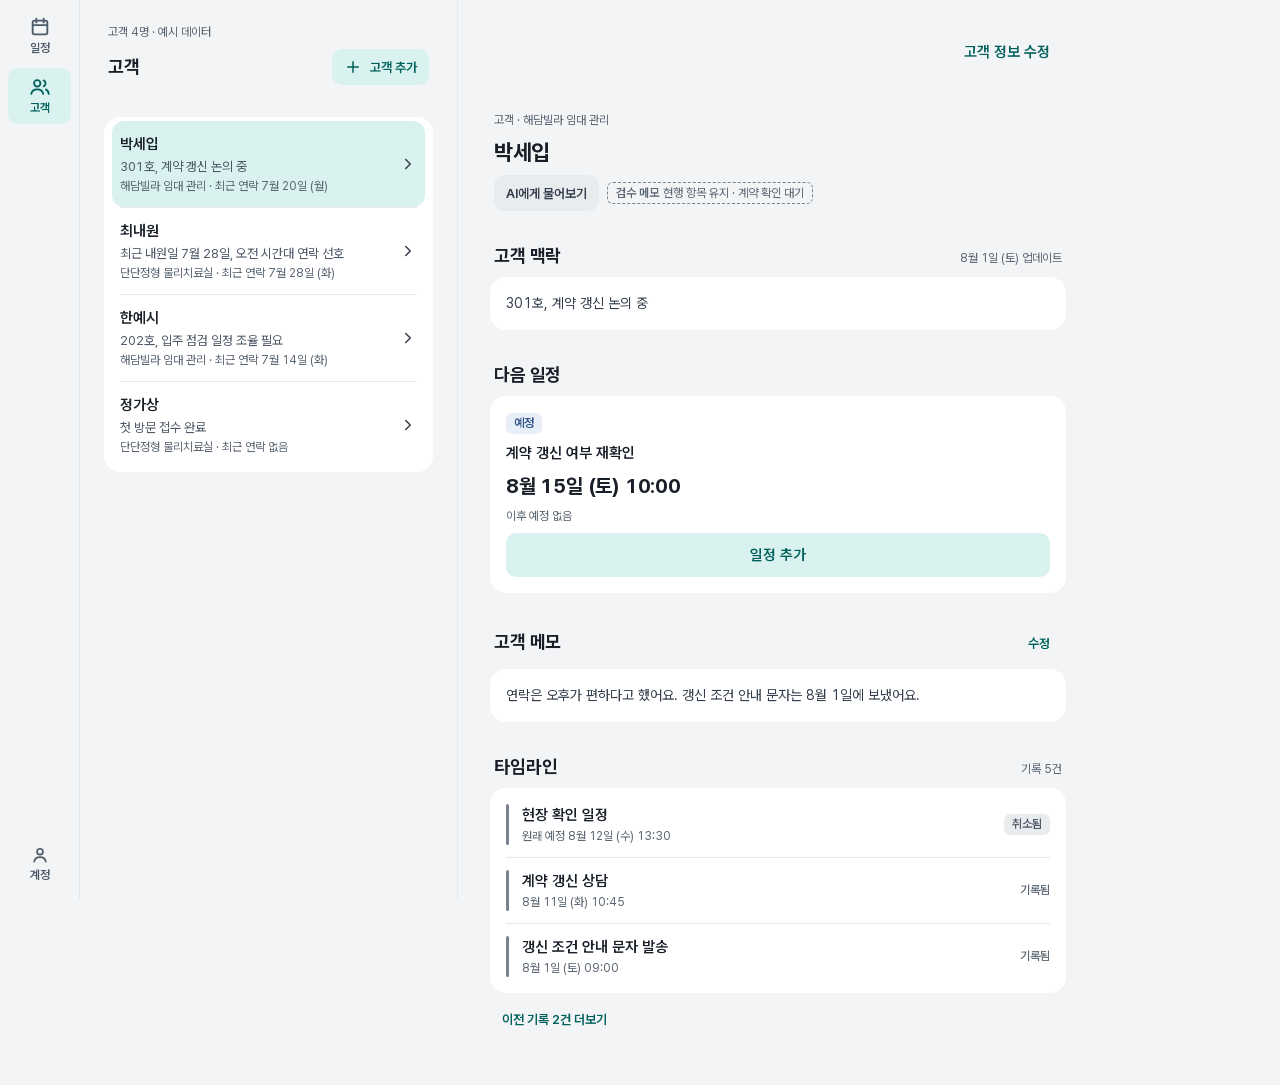
<file: legacy-review-pending/90-meta-handoff/design-engineering/2026-11-f1-principal-design/mockups/carelog/04-customers/index.html>
<!doctype html>
<html lang="ko"><head><meta charset="utf-8"><meta name="viewport" content="width=device-width,initial-scale=1,viewport-fit=cover">
<title>F1 시안 ④ Carelog 고객 목록·상세</title>
<!-- F1 mockup (Fable F1, 2026-11-24). Self-contained: Foundation v1.0.0 tokens.css + ds.css (design-system@021e40e) + f1.css inlined. Example data only. Query: ?view=…&mode=dark -->
<style>
/* Ranikun Labs vNext-2 · preview mapping of tokens/*.tokens.json (hand-written, NOT generated).
   Values must equal the DTCG files; tokens/README.md has the check. Resolution order:
   foundation -> mode(light|dark) -> product(finance|carelog-a|carelog-b) x mode -> density(comfortable|compact). */
@font-face { font-family: "Pretendard Variable"; src: url("../../_shared/PretendardVariable.subset.woff2") format("woff2"); font-weight: 45 920; }

:root {
  --font-sans: "Pretendard Variable", Pretendard, -apple-system, "Apple SD Gothic Neo", "Noto Sans KR", sans-serif;
  /* spacing (foundation, limited scale) */
  --space-4: 4px; --space-8: 8px; --space-12: 12px; --space-16: 16px; --space-20: 20px;
  --space-24: 24px; --space-32: 32px; --space-40: 40px; --space-48: 48px;
  /* radius (independent of density, D3 candidates) */
  --radius-badge: 6px; --radius-control: 10px; --radius-inset: 12px; --radius-card: 16px; --radius-sheet: 24px; --radius-full: 999px;
  --touch-min: 44px;
  --rail-width: 3px;
}

/* ---------- mode: light (neutral + status, shared by all products) ---------- */
[data-mode="light"] {
  --color-bg-page: #f2f4f6;
  --color-surface-card: #ffffff;
  --color-surface-inset: #f2f4f6;
  --color-surface-control: #e9ecef;
  --color-surface-overlay: #ffffff;
  --color-scrim: rgba(15, 17, 20, 0.52);
  --color-text-strong: #191f28;
  --color-text-body: #333d4b;
  --color-text-secondary: #4e5968;
  --color-text-tertiary: #5b6673;
  --color-text-disabled: #8b95a1;
  --color-line-divider: #e5e8eb;
  --color-line-border: #d1d6db;
  --color-line-control: #78838f;
  --color-status-success-fg: #0a6b3b; --color-status-success-bg: #e5f4ec;
  --color-status-warning-fg: #8a4a00; --color-status-warning-bg: #fff1d6;
  --color-status-danger-fg: #c42336;  --color-status-danger-bg: #fdebed; --color-status-danger-solid: #c42336; --color-status-danger-on-solid: #ffffff;
  --color-status-conflict-fg: #6b3fb4; --color-status-conflict-bg: #f0eafb;
  --color-status-info-fg: #2a4f86;    --color-status-info-bg: #e9eff8;
  --color-status-neutral-fg: #4e5968; --color-status-neutral-bg: #e9ecef;
  --shadow-overlay: 0 8px 28px rgba(15, 17, 20, 0.16);
  color-scheme: light;
}
/* ---------- mode: dark ---------- */
[data-mode="dark"] {
  --color-bg-page: #0f1114;
  --color-surface-card: #1a1d21;
  --color-surface-inset: #22262b;
  --color-surface-control: #2a2f35;
  --color-surface-overlay: #22262b;
  --color-scrim: rgba(0, 0, 0, 0.64);
  --color-text-strong: #f2f4f6;
  --color-text-body: #d1d6db;
  --color-text-secondary: #b4bcc5;
  --color-text-tertiary: #98a2ad;
  --color-text-disabled: #6b7580;
  --color-line-divider: #2a2f35;
  --color-line-border: #3a4048;
  --color-line-control: #7f8995;
  --color-status-success-fg: #5fd08f; --color-status-success-bg: #12301f;
  --color-status-warning-fg: #f0b44c; --color-status-warning-bg: #33260c;
  --color-status-danger-fg: #ff8a95;  --color-status-danger-bg: #3a1519; --color-status-danger-solid: #ff7a87; --color-status-danger-on-solid: #1a0508;
  --color-status-conflict-fg: #b79cf0; --color-status-conflict-bg: #261a40;
  --color-status-info-fg: #8fb2ea;    --color-status-info-bg: #172538;
  --color-status-neutral-fg: #b4bcc5; --color-status-neutral-bg: #2a2f35;
  --shadow-overlay: 0 8px 28px rgba(0, 0, 0, 0.5);
  color-scheme: dark;
}

/* ---------- product brand x mode (4 tokens each; status never refers to these) ---------- */
[data-product="finance"][data-mode="light"]   { --color-brand-strong: #1d64d8; --color-brand-deep: #174fb0; --color-brand-subtle: #e8f0fd; --color-brand-on-strong: #ffffff; }
[data-product="finance"][data-mode="dark"]    { --color-brand-strong: #4f95ff; --color-brand-deep: #9cc2ff; --color-brand-subtle: #172a4d; --color-brand-on-strong: #0b1220; }
[data-product="carelog-a"][data-mode="light"] { --color-brand-strong: #1c719a; --color-brand-deep: #005d84; --color-brand-subtle: #dceefa; --color-brand-on-strong: #ffffff; }
[data-product="carelog-a"][data-mode="dark"]  { --color-brand-strong: #4fa8d6; --color-brand-deep: #a6d3ee; --color-brand-subtle: #13283a; --color-brand-on-strong: #0b1220; }
[data-product="carelog-b"][data-mode="light"] { --color-brand-strong: #007974; --color-brand-deep: #00605c; --color-brand-subtle: #d9f1ef; --color-brand-on-strong: #ffffff; }
[data-product="carelog-b"][data-mode="dark"]  { --color-brand-strong: #3cb7ab; --color-brand-deep: #8fe0d6; --color-brand-subtle: #0f2e2c; --color-brand-on-strong: #0b1220; }
[data-product] { --color-focus: var(--color-brand-strong); }

/* ---------- density (information amount & spacing; NOT responsive, NOT radius) ---------- */
[data-density="comfortable"] {
  --type-page-title-weight: 700; --type-page-title-tracking: -0.48px; --type-section-title-weight: 700; --type-section-title-tracking: -0.18px; --type-content-title-weight: 600; --type-content-title-tracking: 0px; --type-key-value-weight: 700; --type-key-value-tracking: -0.22px; --type-body-weight: 400; --type-body-tracking: 0px; --type-reading-weight: 400; --type-reading-tracking: 0px; --type-supporting-weight: 400; --type-supporting-tracking: 0px; --type-meta-weight: 400; --type-meta-tracking: 0px; --type-label-weight: 600; --type-label-tracking: 0px;
  --type-page-title-size: 24px; --type-page-title-line: 32px;
  --type-section-title-size: 18px; --type-section-title-line: 26px;
  --type-content-title-size: 16px; --type-content-title-line: 24px;
  --type-key-value-size: 22px; --type-key-value-line: 30px;
  --type-body-size: 15px; --type-body-line: 24px;
  --type-reading-size: 16px; --type-reading-line: 27px;
  --type-supporting-size: 14px; --type-supporting-line: 20px;
  --type-meta-size: 13px; --type-meta-line: 18px;
  --type-label-size: 13px; --type-label-line: 18px;
  --layout-page-gutter: 16px; --layout-section-gap: 40px; --layout-title-gap: 12px;
  --layout-card-padding: 20px; --layout-group-gap: 20px; --layout-item-gap: 8px;
  --control-height: 48px; --control-height-small: 36px; --list-row-min: 56px;
}
[data-density="compact"] {
  --type-page-title-weight: 700; --type-page-title-tracking: -0.44px; --type-section-title-weight: 700; --type-section-title-tracking: -0.18px; --type-content-title-weight: 600; --type-content-title-tracking: 0px; --type-key-value-weight: 700; --type-key-value-tracking: -0.2px; --type-body-weight: 400; --type-body-tracking: 0px; --type-reading-weight: 400; --type-reading-tracking: 0px; --type-supporting-weight: 400; --type-supporting-tracking: 0px; --type-meta-weight: 400; --type-meta-tracking: 0px; --type-label-weight: 600; --type-label-tracking: 0px;
  --type-page-title-size: 22px; --type-page-title-line: 30px;
  --type-section-title-size: 18px; --type-section-title-line: 26px;
  --type-content-title-size: 15px; --type-content-title-line: 22px;
  --type-key-value-size: 20px; --type-key-value-line: 28px;
  --type-body-size: 14px; --type-body-line: 21px;
  --type-reading-size: 15px; --type-reading-line: 24px;
  --type-supporting-size: 13px; --type-supporting-line: 19px;
  --type-meta-size: 12px; --type-meta-line: 17px;
  --type-label-size: 12px; --type-label-line: 17px;
  --layout-page-gutter: 16px; --layout-section-gap: 32px; --layout-title-gap: 8px;
  --layout-card-padding: 16px; --layout-group-gap: 16px; --layout-item-gap: 8px;
  --control-height: 44px; --control-height-small: 36px; --list-row-min: 52px;
}

/* Ranikun Labs vNext-2 · component & pattern styles for preview (candidate C system).
   Rule: every color, font size, gap and radius reads a token from tokens.css. Literal values are allowed
   only from the exception list in docs/04-guidelines.md §5 (1px lines, 2px focus/timeline, icon boxes,
   app bar 56, tab 52/12/16, input 16/24 and textarea 112, preview frame and layout widths 393/852/1360/860/220/360/720,
   env() 0px fallbacks). verification/literal-values.md lists every occurrence. */
.ds, .ds * { box-sizing: border-box; }
.ds { font-family: var(--font-sans); color: var(--color-text-body); background: var(--color-bg-page);
  font-size: var(--type-body-size); line-height: var(--type-body-line); -webkit-font-smoothing: antialiased;
  font-variant-numeric: tabular-nums; word-break: keep-all; overflow-wrap: anywhere; }
.ds h1, .ds h2, .ds h3, .ds p, .ds ul, .ds ol { margin: 0; padding: 0; }
.ds ul { list-style: none; }
/* rc2 (Fable M1 / Sol MAJOR-01): zero-specificity reset so component typography (.btn, .select-chip, .checkbox) wins. */
:where(.ds) :where(button) { font: inherit; }
.ds :focus-visible { outline: 2px solid var(--color-focus); outline-offset: 2px; }
.ds svg { display: block; flex: none; }

/* ---- typography roles (size + weight + color + line height decided together) ---- */
.t-page-title    { font-size: var(--type-page-title-size); line-height: var(--type-page-title-line); font-weight: var(--type-page-title-weight); letter-spacing: var(--type-page-title-tracking); color: var(--color-text-strong); }
.t-section-title { font-size: var(--type-section-title-size); line-height: var(--type-section-title-line); font-weight: var(--type-section-title-weight); letter-spacing: var(--type-section-title-tracking); color: var(--color-text-strong); }
.t-content-title { font-size: var(--type-content-title-size); line-height: var(--type-content-title-line); font-weight: var(--type-content-title-weight); letter-spacing: var(--type-content-title-tracking); color: var(--color-text-strong); }
.t-key-value     { font-size: var(--type-key-value-size); line-height: var(--type-key-value-line); font-weight: var(--type-key-value-weight); letter-spacing: var(--type-key-value-tracking); color: var(--color-text-strong); }
.t-body          { font-size: var(--type-body-size); line-height: var(--type-body-line); font-weight: var(--type-body-weight); letter-spacing: var(--type-body-tracking); color: var(--color-text-body); }
.t-reading       { font-size: var(--type-reading-size); line-height: var(--type-reading-line); font-weight: var(--type-reading-weight); letter-spacing: var(--type-reading-tracking); color: var(--color-text-strong); }
.t-supporting    { font-size: var(--type-supporting-size); line-height: var(--type-supporting-line); font-weight: var(--type-supporting-weight); letter-spacing: var(--type-supporting-tracking); color: var(--color-text-secondary); }
.t-meta          { font-size: var(--type-meta-size); line-height: var(--type-meta-line); font-weight: var(--type-meta-weight); letter-spacing: var(--type-meta-tracking); color: var(--color-text-tertiary); }
.t-label         { font-size: var(--type-label-size); line-height: var(--type-label-line); font-weight: var(--type-label-weight); letter-spacing: var(--type-label-tracking); color: var(--color-text-secondary); }
.t-strong { font-weight: 600; color: var(--color-text-strong); }

/* ---- frames ---- */
.phone { width: 393px; max-width: 100%; min-height: 852px; margin: 0; display: flex; flex-direction: column; background: var(--color-bg-page); position: relative; }
.appbar { display: flex; align-items: center; gap: var(--space-4); min-height: 56px; padding: 0 var(--space-8) 0 var(--space-4); }
.appbar .spacer { flex: 1; }
.appbar .appbar-title { flex: 1; min-width: 0; font-size: var(--type-content-title-size); line-height: var(--type-content-title-line); font-weight: 600; color: var(--color-text-strong); }
.page { flex: 1; padding: var(--space-8) var(--layout-page-gutter) var(--space-48); display: flex; flex-direction: column; gap: var(--layout-section-gap); min-width: 0; }
.page-header { display: flex; flex-direction: column; gap: var(--space-8); padding: 0 var(--space-4); }
.page-header .head-row { display: flex; align-items: flex-start; justify-content: space-between; gap: var(--space-12); }

/* ---- surface / layer ---- */
.section { display: flex; flex-direction: column; gap: var(--layout-title-gap); min-width: 0; }
.section-head { display: flex; align-items: baseline; justify-content: space-between; gap: var(--space-12); padding: 0 var(--space-4); }
.card { background: var(--color-surface-card); border-radius: var(--radius-card); padding: var(--layout-card-padding); display: flex; flex-direction: column; gap: var(--layout-group-gap); min-width: 0; }
.card.tight { gap: var(--space-12); }
.card.flush { padding-top: var(--space-4); padding-bottom: var(--space-4); gap: 0; }
.inset { background: var(--color-surface-inset); border-radius: var(--radius-inset); padding: var(--space-12) var(--space-16); display: flex; flex-direction: column; gap: var(--space-4); }
.divider { height: 1px; background: var(--color-line-divider); border: 0; margin: 0; }
.stack { display: flex; flex-direction: column; gap: var(--layout-item-gap); min-width: 0; }
.stack-4 { display: flex; flex-direction: column; gap: var(--space-4); min-width: 0; }
.stack-12 { display: flex; flex-direction: column; gap: var(--space-12); min-width: 0; }
.inline { display: flex; align-items: baseline; gap: var(--space-8); flex-wrap: wrap; min-width: 0; }
.between { display: flex; align-items: center; justify-content: space-between; gap: var(--space-12); min-width: 0; }

/* ---- label-value ---- */
.kv { display: flex; flex-direction: column; }
.kv-row { display: flex; justify-content: space-between; align-items: baseline; gap: var(--space-16); padding: var(--space-8) 0; }
.kv-row .k { color: var(--color-text-secondary); font-size: var(--type-body-size); line-height: var(--type-body-line); flex: none; }
.kv-row .v { color: var(--color-text-strong); font-size: var(--type-body-size); line-height: var(--type-body-line); font-weight: 600; text-align: right; min-width: 0; }
.kv-stack .kv-row { flex-direction: column; align-items: stretch; gap: var(--space-4); }
.kv-stack .kv-row .v { text-align: left; font-weight: 400; color: var(--color-text-body); }

/* ---- list ---- */
.list-row { display: flex; align-items: center; gap: var(--space-12); min-height: var(--list-row-min); padding: var(--space-12) 0; color: inherit; text-decoration: none; position: relative; }
.list-row + .list-row { border-top: 1px solid var(--color-line-divider); }
.list-row .grow { flex: 1; min-width: 0; display: flex; flex-direction: column; gap: 2px; }
.list-row .chev { color: var(--color-text-tertiary); }
.list-row.rail { padding-left: var(--space-16); }
.list-row.rail::before { content: ""; position: absolute; left: 0; top: var(--space-12); bottom: var(--space-12); width: var(--rail-width); border-radius: 2px; background: var(--rail-color, var(--color-line-control)); }
.nav-row { display: flex; align-items: center; justify-content: space-between; gap: var(--space-12); min-height: var(--list-row-min); padding: 0 var(--space-4); color: var(--color-text-strong); }

/* ---- status label (text first; color only supports) ---- */
.status { display: inline-flex; align-items: center; gap: var(--space-4); font-size: var(--type-meta-size); line-height: var(--type-meta-line); font-weight: 600; padding: 2px var(--space-8); border-radius: var(--radius-badge); white-space: nowrap; background: var(--color-status-neutral-bg); color: var(--color-status-neutral-fg); }
.status.success { background: var(--color-status-success-bg); color: var(--color-status-success-fg); }
.status.warning { background: var(--color-status-warning-bg); color: var(--color-status-warning-fg); }
.status.danger  { background: var(--color-status-danger-bg);  color: var(--color-status-danger-fg); }
.status.info    { background: var(--color-status-info-bg);    color: var(--color-status-info-fg); }
.status.conflict{ background: var(--color-status-conflict-bg);color: var(--color-status-conflict-fg); }
.status.plain { background: transparent; padding: 0; color: var(--color-text-tertiary); font-weight: 500; }
.rail-planned { --rail-color: var(--color-status-info-fg); }
.rail-overdue { --rail-color: var(--color-status-warning-fg); }
.rail-done    { --rail-color: var(--color-line-control); }

/* ---- actions: meaning (primary/secondary/destructive) is separate from emphasis (strong/subtle/neutral/text) ---- */
.btn { appearance: none; border: 0; cursor: pointer; display: inline-flex; align-items: center; justify-content: center; gap: var(--space-8);
  min-height: var(--control-height); padding: 0 var(--space-20); border-radius: var(--radius-control);
  font-size: var(--type-content-title-size); line-height: var(--type-content-title-line); font-weight: var(--type-content-title-weight); text-align: center; max-width: 100%; text-decoration: none; }
.btn--strong  { background: var(--color-brand-strong); color: var(--color-brand-on-strong); }
.btn--subtle  { background: var(--color-brand-subtle); color: var(--color-brand-deep); }
.btn--neutral { background: var(--color-surface-control); color: var(--color-text-body); }
.btn--text    { background: transparent; color: var(--color-brand-deep); padding: 0 var(--space-8); min-height: var(--touch-min); }
.btn--text-neutral { background: transparent; color: var(--color-text-secondary); padding: 0 var(--space-8); min-height: var(--touch-min); }
.btn--danger-strong { background: var(--color-status-danger-solid); color: var(--color-status-danger-on-solid); }
.btn--danger-text { background: transparent; color: var(--color-status-danger-fg); padding: 0 var(--space-8); min-height: var(--touch-min); }
.btn--small { min-height: var(--control-height-small); padding: 0 var(--space-12); font-size: var(--type-supporting-size); line-height: var(--type-supporting-line); position: relative; }
/* rc2: visual 36 stays; transparent vertical extension makes the hit area 44 (project rule; WCAG 2.5.8 minimum is 24). Horizontal edges are not extended, so side-by-side buttons never overlap. */
.btn--small::after { content: ""; position: absolute; inset: -4px 0; }
.btn--small, .btn--text, .btn--text-neutral, .btn--danger-text, .select-chip { min-width: var(--touch-min); } /* rc2: 44 wide as well as 44 tall */
.btn--block { display: flex; width: 100%; }
.btn[disabled] { background: var(--color-surface-control); color: var(--color-text-disabled); cursor: not-allowed; }
.actions { display: flex; flex-direction: column; gap: var(--space-8); }
.actions .pair { display: grid; grid-template-columns: 1fr 1fr; gap: var(--space-8); }
.footer-action { position: sticky; bottom: 0; padding: var(--space-12) var(--layout-page-gutter) calc(var(--space-12) + env(safe-area-inset-bottom, 0px));
  background: linear-gradient(to top, var(--color-bg-page) 70%, transparent); }

/* ---- timeline (record history: original -> retrospectives) ---- */
.timeline { display: flex; flex-direction: column; }
.tl-item { display: grid; grid-template-columns: 20px minmax(0, 1fr); column-gap: var(--space-12); position: relative; padding-bottom: var(--layout-group-gap); }
.tl-item:last-child { padding-bottom: 0; }
.tl-item::before { content: ""; position: absolute; left: 9px; top: 18px; bottom: -2px; width: 2px; background: var(--color-line-divider); }
.tl-item:last-child::before { display: none; }
.tl-node { width: 10px; height: 10px; border-radius: 50%; margin: 6px 0 0 5px; background: var(--color-surface-card); box-shadow: inset 0 0 0 2px var(--color-line-control); }
.tl-node.now { box-shadow: inset 0 0 0 5px var(--color-brand-strong); }
.tl-body { display: flex; flex-direction: column; gap: var(--space-8); min-width: 0; }

/* ---- bullets & checks ---- */
.qlist { display: flex; flex-direction: column; gap: var(--space-8); }
.qlist li { display: grid; grid-template-columns: 16px minmax(0, 1fr); gap: var(--space-8); }
.qlist li::before { content: ""; width: 5px; height: 5px; border-radius: 50%; background: var(--color-text-tertiary); margin: calc(var(--type-body-line) / 2 - 2px) 0 0 5px; }
.check { display: grid; grid-template-columns: 20px minmax(0, 1fr); gap: var(--space-8); align-items: start; }
.check .mark { width: 20px; height: 20px; border-radius: 50%; display: flex; align-items: center; justify-content: center; margin-top: 2px; }
.check .mark.on { background: var(--color-status-neutral-bg); color: var(--color-text-strong); }
.check .mark.off { box-shadow: inset 0 0 0 1.5px var(--color-line-control); }

/* ---- navigation ---- */
.tabbar { position: sticky; bottom: 0; display: grid; grid-template-columns: 1fr 1fr; background: var(--color-surface-card); border-top: 1px solid var(--color-line-divider); padding: var(--space-4) var(--space-8) calc(var(--space-4) + env(safe-area-inset-bottom, 0px)); }
.tab { display: flex; flex-direction: column; align-items: center; gap: 2px; min-height: 52px; justify-content: center; font-size: 12px; line-height: 16px; font-weight: 600; color: var(--color-text-tertiary); }
.tab.on { color: var(--color-text-strong); }
.iconbtn { appearance: none; border: 0; background: transparent; width: var(--touch-min); height: var(--touch-min); border-radius: var(--radius-control); display: inline-flex; align-items: center; justify-content: center; color: var(--color-text-strong); cursor: pointer; }

/* ---- field ---- */
.field { display: flex; flex-direction: column; gap: var(--space-8); }
.input { min-height: var(--control-height); border-radius: var(--radius-control); background: var(--color-surface-card); box-shadow: inset 0 0 0 1px var(--color-line-control); padding: var(--space-12) var(--space-16); color: var(--color-text-strong); font-size: 16px; line-height: 24px; }
.input.area { min-height: 112px; }

/* ---- desktop frame ---- */
.desktop { width: 1360px; min-height: 860px; display: grid; grid-template-columns: 220px minmax(0, 1fr); background: var(--color-bg-page); }
.sidenav { padding: var(--space-24) var(--space-12); display: flex; flex-direction: column; gap: var(--space-4); }
.sidenav .brandmark { font-size: var(--type-content-title-size); font-weight: 700; color: var(--color-text-strong); padding: var(--space-8) var(--space-12) var(--space-20); }
.navitem { display: flex; align-items: center; gap: var(--space-12); min-height: var(--touch-min); padding: 0 var(--space-12); border-radius: var(--radius-control); font-weight: 600; color: var(--color-text-secondary); }
.navitem.on { background: var(--color-surface-card); color: var(--color-text-strong); }
.dmain { padding: var(--space-40) var(--space-48); display: flex; flex-direction: column; gap: var(--layout-section-gap); min-width: 0; }
.split { display: grid; grid-template-columns: 360px minmax(0, 1fr); gap: var(--space-24); align-items: start; }
.split.main-aside { grid-template-columns: minmax(0, 1fr) 360px; }
.readable { max-width: 720px; }

/* ---- vNext-2 Delta: three different "check" meanings (Finding 3) ---- */
/* 1) Status display (completed review, read-only): .check .mark.on/.off above. Not focusable, no role. */
/* 2) Checkbox (interactive, review in progress / include context): a real control. */
.checkbox { appearance: none; border: 0; background: transparent; display: grid; grid-template-columns: 24px minmax(0, 1fr); gap: var(--space-12); align-items: start; width: 100%; min-height: var(--touch-min); padding: var(--space-8) 0; text-align: left; cursor: pointer; color: var(--color-text-body); font-size: var(--type-body-size); line-height: var(--type-body-line); }
.checkbox .box { width: 22px; height: 22px; margin-top: 1px; border-radius: var(--radius-badge); box-shadow: inset 0 0 0 1.5px var(--color-line-control); display: flex; align-items: center; justify-content: center; color: transparent; }
.checkbox[aria-checked="true"] .box { background: var(--color-brand-strong); box-shadow: none; color: var(--color-brand-on-strong); }
/* 3) Select chip (choose what to include in the record): toggle button, label never changes ("함께 남기기").
      State = aria-pressed + check icon + subtle face. Label text is fixed so it never reads as "saved". */
.select-chip { appearance: none; border: 0; cursor: pointer; display: inline-flex; align-items: center; gap: var(--space-4); min-height: var(--control-height-small); padding: 0 var(--space-12); border-radius: var(--radius-full);
  font-size: var(--type-supporting-size); line-height: var(--type-supporting-line); font-weight: var(--type-label-weight); background: var(--color-surface-control); color: var(--color-text-body); white-space: nowrap; position: relative; flex-shrink: 0; }
.select-chip::after { content: ""; position: absolute; inset: -4px 0; } /* 36 visual + 4px transparent extension each side = 44 touch */
.select-chip .tick { display: none; }
.select-chip[aria-pressed="true"] { background: var(--color-brand-subtle); color: var(--color-brand-deep); }
.select-chip[aria-pressed="true"] .tick { display: block; }
.select-chip[aria-disabled="true"] { background: var(--color-surface-control); color: var(--color-text-disabled); cursor: not-allowed; }
/* quiet variant for long lists (4+ items): off state drops to text strength, on state keeps the subtle face */
.select-chip--quiet { background: transparent; color: var(--color-text-secondary); padding: 0 var(--space-8); }
.select-chip--quiet[aria-disabled="true"] { background: transparent; }

/* ---- adopted from production feedback ---- */
.chips { display: flex; gap: var(--space-8); flex-wrap: wrap; }
.list-row.sel { background: var(--color-brand-subtle); margin: 0 calc(var(--space-12) * -1); padding-left: var(--space-12); padding-right: var(--space-12); border-radius: var(--radius-inset); }
.sr { position: absolute; width: 1px; height: 1px; overflow: hidden; clip: rect(0 0 0 0); white-space: nowrap; }
/* key block: the one emphasized area of a calm screen (C emphasis inside B composition) */
.key-block { display: flex; flex-direction: column; gap: var(--space-8); }
.kv > .kv-row:first-child { padding-top: 0; } .kv > .kv-row:last-child { padding-bottom: 0; }
/* WCAG 2.4.11: keep focused items clear of the sticky footer (footer = 12 + control 48 + 12 + gradient ≈ 96). Exception listed in docs/04 §5. */
html:has(.footer-action) { scroll-padding-bottom: 96px; }

/* rc2 (Fable 후속 / Sol MINOR-02): review annotations are NOT product UI. Never implement .anno content in FE. */
.anno { display: inline-flex; align-items: center; gap: var(--space-4); font-size: 12px; line-height: 16px; color: var(--color-text-tertiary); border: 1px dashed var(--color-line-control); border-radius: var(--radius-badge); padding: 2px var(--space-8); }
.anno::before { content: "검수 메모"; font-weight: 600; }

/* F1 adaptive mockup layer (Fable F1, 2026-11-24). Mockup only — NOT FE code.
   Colors, type, spacing and radius read Foundation v1.0.0 tokens (tokens.css) and ds.css classes.
   Literal px here are layout widths decided by each product Host (docs/04 §5): 56/64 bars, 80/224 rails,
   660/760/520/560/640/720 measures, 300/320/360 aside and master columns, 1360 host.
   Elements that do not exist in v1.0.0 carry data-f1="C:<name>" (v1.1 candidate) or data-f1="D:<name>" (Owner gate). */
[hidden] { display: none !important; }
html, body { margin: 0; background: var(--color-bg-page); }
html { scroll-padding-bottom: 96px; }
textarea.input, input.input, select.input { display: block; width: 100%; border: 0; font-family: inherit; }
textarea.input { resize: none; }
.input::placeholder { color: var(--color-text-tertiary); }
.app { min-height: 100dvh; display: flex; flex-direction: column; background: var(--color-bg-page); }
.host { flex: 1; display: flex; min-width: 0; width: 100%; margin: 0 auto; }
.content { flex: 1; min-width: 0; display: flex; flex-direction: column; }
.skip { position: absolute; left: -9999px; }
.skip:focus { left: var(--space-16); top: var(--space-8); z-index: 10; background: var(--color-surface-card); color: var(--color-text-strong); padding: var(--space-8) var(--space-12); border-radius: var(--radius-control); }
.page { width: 100%; margin: 0 auto; }
.grow { flex: 1; min-width: 0; }
.row { display: flex; align-items: center; gap: var(--space-8); min-width: 0; }
.wrap { flex-wrap: wrap; }
.link { color: var(--color-brand-deep); font-weight: 600; text-decoration: none; display: inline-flex; align-items: center; min-height: var(--touch-min); min-width: var(--touch-min); }
.kv-row .link { justify-content: flex-end; margin: calc(var(--space-12) * -1) 0; }
.clamp-1 { display: -webkit-box; -webkit-line-clamp: 1; -webkit-box-orient: vertical; overflow: hidden; }
.clamp-2 { display: -webkit-box; -webkit-line-clamp: 2; -webkit-box-orient: vertical; overflow: hidden; }
.pre { white-space: pre-wrap; }
.tabbar { z-index: 3; }
.tab { text-decoration: none; }
.footer-action { z-index: 2; }
.footer-action .bar { display: flex; align-items: center; gap: var(--space-12); width: 100%; margin: 0 auto; }
.footer-action .bar .btn { flex: 1; }
.footer-action .bar .t-meta { display: none; }

/* ---------- C: Notice (status sentence block; canvas v1.1 component, FD-1) ---------- */
.notice { display: flex; flex-direction: column; gap: var(--space-4); padding: var(--space-12) var(--space-16); border-radius: var(--radius-inset); background: var(--color-status-neutral-bg); color: var(--color-text-body); }
.notice .t-label { color: inherit; }
.notice.warning { background: var(--color-status-warning-bg); color: var(--color-status-warning-fg); }
.notice.info { background: var(--color-status-info-bg); color: var(--color-status-info-fg); }
.notice.danger { background: var(--color-status-danger-bg); color: var(--color-status-danger-fg); }
.notice p { color: inherit; }

/* ---------- C: Field (label + hint + error; canvas v1.1 Field, FD-1) ---------- */
.field > label, .field > .lbl { font-size: var(--type-label-size); line-height: var(--type-label-line); font-weight: var(--type-label-weight); color: var(--color-text-secondary); }
.field .req { color: var(--color-text-tertiary); font-weight: 400; }
.input.reading { font-size: 16px; line-height: 24px; min-height: 160px; }
.input.err { box-shadow: inset 0 0 0 2px var(--color-status-danger-fg); }
.field .err-msg { color: var(--color-status-danger-fg); font-size: var(--type-supporting-size); line-height: var(--type-supporting-line); }
/* C: Choice (single choice, native radio semantics; FD-7 Radio/Segmented) */
.choice { display: flex; flex-wrap: wrap; gap: var(--space-8); }
.choice .opt { display: inline-flex; align-items: center; gap: var(--space-8); min-height: var(--touch-min); padding: 0 var(--space-16); border-radius: var(--radius-control); background: var(--color-surface-control); color: var(--color-text-body); font-size: var(--type-body-size); line-height: var(--type-body-line); font-weight: 600; cursor: pointer; }
.choice .opt .dot { width: 20px; height: 20px; border-radius: 50%; box-shadow: inset 0 0 0 1.5px var(--color-line-control); flex: none; }
.choice .opt.on { background: var(--color-brand-subtle); color: var(--color-brand-deep); }
.choice .opt.on .dot { box-shadow: inset 0 0 0 6px var(--color-brand-strong); }
.choice.block { flex-direction: column; }
.choice.block .opt { width: 100%; }

/* ---------- C: skeleton (loading placeholder; FD-7) ---------- */
.sk { background: var(--color-surface-control); border-radius: var(--radius-badge); min-height: var(--space-16); }
.steps { display: flex; flex-direction: column; gap: var(--space-8); }
.steps li { display: grid; grid-template-columns: 20px minmax(0, 1fr); gap: var(--space-8); color: var(--color-text-tertiary); }
.steps li.done { color: var(--color-text-body); }
.steps li.now { color: var(--color-text-strong); font-weight: 600; }
.steps .st { width: 20px; height: 20px; border-radius: 50%; margin-top: 2px; box-shadow: inset 0 0 0 1.5px var(--color-line-control); display: flex; align-items: center; justify-content: center; }
.steps li.done .st { background: var(--color-status-neutral-bg); box-shadow: none; color: var(--color-text-strong); }
.steps li.now .st { box-shadow: inset 0 0 0 5px var(--color-brand-strong); }

/* ---------- panes (list | detail, main | aside). Activation rule differs per Host, see below ---------- */
.panes { display: block; width: 100%; }
.pane { min-width: 0; }
.pane-head { display: none; }
.aside-col { display: none; }

/* =====================================================================
   FINANCE HOST (A: finance-harness-fe docs/nav-map.md, docs/route-architecture.md §7, src/constants/layout.ts)
   <768 bottom tabs (root screens) / context bar (inner screens)
   >=768 top navigation, also 1024-1279 portrait
   >=1024 landscape or >=1280: left rail. Host max 1360. Measures: reading 660, result 760.
   ===================================================================== */
.fin .host { max-width: 1360px; }
.fin .topbar { display: flex; align-items: center; gap: var(--space-12); min-height: 56px; padding: 0 var(--space-8) 0 var(--space-20); border-bottom: 1px solid var(--color-line-divider); }
.fin .topbar .brand { flex: 1; font-size: var(--type-content-title-size); line-height: var(--type-content-title-line); font-weight: 700; color: var(--color-text-strong); }
.fin .topbar .acct { flex: 1; display: flex; justify-content: flex-end; }
.fin .pnav-top, .fin .pnav-rail { display: none; }
.fin[data-screen="inner"] .topbar, .fin[data-screen="inner"] .tabbar { display: none; }
.fin .page { padding-top: var(--space-24); }
.fin[data-screen="inner"] .page { padding-top: var(--space-8); }
.fin .m-reading { max-width: 660px; }
.fin .m-result { max-width: 760px; }
/* C: Navigation top (segmented) */
.seg { display: inline-flex; gap: var(--space-4); padding: var(--space-4); border-radius: var(--radius-inset); background: var(--color-surface-control); }
.seg a { display: inline-flex; align-items: center; gap: var(--space-8); min-height: var(--touch-min); padding: 0 var(--space-20); border-radius: var(--radius-control); font-size: var(--type-supporting-size); line-height: var(--type-supporting-line); font-weight: 600; color: var(--color-text-secondary); text-decoration: none; }
.seg a.on { background: var(--color-surface-card); color: var(--color-text-strong); }
.navitem { text-decoration: none; font-size: var(--type-body-size); line-height: var(--type-body-line); }
body[data-view="list"] .fin .pane-detail, body[data-view="detail"] .fin .pane-master { display: none; }

@media (min-width: 768px) {
  .fin .topbar, .fin[data-screen="inner"] .topbar { display: flex; min-height: 64px; padding: 0 max(var(--space-16), calc((100vw - 1360px) / 2 + var(--space-16))) 0 max(var(--space-24), calc((100vw - 1360px) / 2 + var(--space-24))); }
  .fin .topbar .brand { flex: 1; }
  .fin .tabbar { display: none; }
  .fin .pnav-top { display: block; }
  .fin .page, .fin[data-screen="inner"] .page { padding: var(--space-24) var(--space-24) var(--space-48); }
  .fin .appbar { padding: 0; margin-left: calc(var(--space-12) * -1); min-height: var(--touch-min); }
  .footer-action .bar .btn { flex: none; min-width: 200px; }
  .footer-action .bar .t-meta { display: block; flex: 1; }
  .footer-action { padding-left: var(--space-24); padding-right: var(--space-24); }
}
@media (min-width: 1024px) and (orientation: landscape), (min-width: 1280px) {
  .fin .pnav-top { display: none; }
  .fin .pnav-rail { display: flex; flex-direction: column; gap: var(--space-4); width: 224px; flex: none; padding: var(--space-24) var(--space-12); border-right: 1px solid var(--color-line-divider); position: sticky; top: 0; align-self: flex-start; height: calc(100dvh - 65px); }
  .fin .page, .fin[data-screen="inner"] .page { padding: var(--space-32) var(--space-32) var(--space-48); }
  /* A: approved two-pane #1 Journal List | Detail and #2 Original | Retrospective only */
  .fin .panes.two { display: grid; grid-template-columns: minmax(300px, 0.38fr) minmax(0, 1fr); align-items: start; }
  .fin .panes.two .pane-master, .fin .panes.two .pane-detail { display: block !important; }
  .fin .panes.two .pane-master { border-right: 1px solid var(--color-line-divider); position: sticky; top: 0; max-height: calc(100dvh - 65px); overflow: auto; }
  .fin .panes.two .page { padding: var(--space-32) var(--space-24) var(--space-48); margin: 0; }
  .fin .panes.two .pane-detail .page { max-width: 720px; padding-left: var(--space-32); padding-right: var(--space-32); }
  .fin .panes.two .appbar .iconbtn.back { display: none; }
  .fin .panes.even { grid-template-columns: minmax(0, 1fr) minmax(0, 1fr); }
  .fin .panes.even .pane-detail .page { max-width: none; }
}
/* main | aside (Result + "기록으로 이어가기"). Needs 760 + 24 + 300 inside the main area, so only from 1280 wide.
   This is NOT a Question | Result two-pane: the aside holds only the hand-off block that otherwise sits at the end of the page. */
@media (min-width: 1280px) {
  .fin .with-aside { display: grid; grid-template-columns: minmax(0, 760px) 300px; gap: var(--space-24); align-items: start; justify-content: center; padding: var(--space-32) var(--space-24) var(--space-48); }
  .fin .with-aside > .page { padding: 0; margin: 0; }
  .fin .with-aside .aside-col { display: flex; flex-direction: column; gap: var(--space-12); position: sticky; top: var(--space-24); }
  .fin .with-aside .inflow-handoff, .fin .with-aside ~ .footer-action { display: none; }
}

/* =====================================================================
   CARELOG HOST (A: carelog-fe docs/design/carelog/README.md "Responsive foundation", adaptiveHostModel.ts)
   <768 bottom navigation (2 tabs + account row) / >=768 left rail 80
   two-pane only when available width >= 1100 AND landscape (viewport >= 1180 with the 80 rail). D-3 kept.
   ===================================================================== */
.care .cnav { position: sticky; bottom: 0; z-index: 3; background: var(--color-surface-card); border-top: 1px solid var(--color-line-divider); padding-bottom: env(safe-area-inset-bottom, 0px); }
.care .cnav .tabs { display: grid; grid-template-columns: 1fr 1fr; padding: 0 var(--space-8); }
.care .cnav .tab { min-height: 56px; }
.care .cnav .acct { display: flex; align-items: center; justify-content: center; gap: var(--space-8); min-height: var(--touch-min); border-top: 1px solid var(--color-line-divider); font-size: var(--type-supporting-size); line-height: var(--type-supporting-line); font-weight: 600; color: var(--color-text-secondary); text-decoration: none; }
body[data-nav="one-row"] .care .cnav .tabs { grid-template-columns: 1fr 1fr 1fr; }
body[data-nav="one-row"] .care .cnav > .acct { display: none; }
body:not([data-nav="one-row"]) .care .cnav .tabs .tab.acct3 { display: none; }
.care .crail { display: none; }
.care .page { padding-top: var(--space-16); }
.care .m-readable { max-width: 560px; }
.care .m-scan { max-width: 720px; }
body[data-view="list"] .care .pane-detail, body[data-view="detail"] .care .pane-master { display: none; }
@media (min-width: 768px) {
  .care .cnav { display: none; }
  .care .crail { display: flex; flex-direction: column; gap: var(--space-4); width: 80px; flex: none; padding: var(--space-8); border-right: 1px solid var(--color-line-divider); position: sticky; top: 0; align-self: flex-start; height: 100dvh; box-sizing: border-box; }
  .care .crail a { display: flex; flex-direction: column; align-items: center; justify-content: center; gap: 2px; min-height: 56px; border-radius: var(--radius-control); font-size: var(--type-label-size); line-height: var(--type-label-line); font-weight: 600; color: var(--color-text-secondary); text-decoration: none; }
  .care .crail a.on { background: var(--color-brand-subtle); color: var(--color-brand-deep); }
  .care .crail .sp { flex: 1; }
  .care .page { padding: var(--space-24) var(--space-24) var(--space-48); }
  .care .m-readable { max-width: 520px; }
}
@media (min-width: 1024px) { .care .m-readable { max-width: 560px; } }
@media (min-width: 1180px) and (orientation: landscape) {
  .care .panes.two { display: grid; grid-template-columns: minmax(360px, 0.46fr) minmax(0, 1fr); align-items: start; }
  .care .panes.two .pane-master, .care .panes.two .pane-detail { display: block !important; }
  .care .panes.two .pane-master { border-right: 1px solid var(--color-line-divider); position: sticky; top: 0; max-height: 100dvh; overflow: auto; }
  .care .panes.two .page { margin: 0; max-width: none; }
  .care .panes.two .pane-detail .page { max-width: 640px; padding-left: var(--space-32); padding-right: var(--space-32); }
  .care .panes.two .appbar .iconbtn.back { display: none; }
}

/* ---------- Carelog schedule pieces (product grammar kept: 3px rail + text status) ---------- */
.week { --week-bleed: var(--layout-page-gutter); margin: 0 calc(var(--week-bleed) * -1); display: grid; grid-template-columns: repeat(7, minmax(0, 1fr)); gap: 0; position: sticky; top: 0; z-index: 2; background: var(--color-bg-page); padding: var(--space-8) 0; }
.week .day { appearance: none; border: 0; background: transparent; display: flex; flex-direction: column; align-items: center; justify-content: center; gap: 2px; min-height: 56px; min-width: var(--touch-min); border-radius: var(--radius-control); font-size: var(--type-label-size); line-height: var(--type-label-line); font-weight: 600; color: var(--color-text-tertiary); cursor: pointer; }
.week .day b { font-size: var(--type-content-title-size); line-height: var(--type-content-title-line); font-weight: 600; color: var(--color-text-strong); }
.week .day.on { background: var(--color-brand-subtle); color: var(--color-brand-deep); }
.week .day.on b { color: var(--color-brand-deep); }
.week .day i { width: 4px; height: 4px; border-radius: 50%; background: var(--color-text-tertiary); }
.week .day i.none { background: transparent; }
.agenda-row { align-items: flex-start; }
.agenda-row .time { flex: none; width: 48px; font-size: var(--type-content-title-size); line-height: var(--type-content-title-line); font-weight: 600; color: var(--color-text-strong); }
.agenda-row.dim .time, .agenda-row.dim .ttl { color: var(--color-text-secondary); }
.list-row.rail::before { top: var(--space-12); bottom: var(--space-12); }
.list-row.pad { padding-left: var(--space-16); padding-right: var(--space-4); }
.card.flush .list-row.sel { margin: 0 calc(var(--space-8) * -1); padding-left: var(--space-8); padding-right: var(--space-8); }
.card.flush .list-row.rail.sel { padding-left: calc(var(--space-16) + var(--space-8)); }
.card.flush .list-row.rail.sel::before { left: var(--space-8); }

/* ---------- D: Finance follow-up thread (new pattern, Owner gate) ---------- */
.thread { display: flex; flex-direction: column; gap: var(--layout-section-gap); }
.turn { display: flex; flex-direction: column; gap: var(--layout-title-gap); }
.turn .q { padding: 0 var(--space-4); display: flex; flex-direction: column; gap: var(--space-4); }
.composer { position: sticky; bottom: 0; z-index: 2; padding: var(--space-12) var(--layout-page-gutter) calc(var(--space-12) + env(safe-area-inset-bottom, 0px)); background: linear-gradient(to top, var(--color-bg-page) 80%, transparent); }
.composer .box { display: flex; align-items: flex-end; gap: var(--space-8); width: 100%; margin: 0 auto; background: var(--color-surface-card); border-radius: var(--radius-card); padding: var(--space-8); box-shadow: inset 0 0 0 1px var(--color-line-control); }
.composer textarea { flex: 1; min-height: 48px; border: 0; background: transparent; font-family: inherit; font-size: 16px; line-height: 24px; color: var(--color-text-strong); padding: var(--space-12); resize: none; outline-offset: -2px; }
@media (min-width: 768px) { .composer { padding-left: var(--space-24); padding-right: var(--space-24); } }
@media (min-width: 1280px) { .fin .with-aside .composer { padding-left: 0; padding-right: 0; } }

/* annotation chip already defined in ds.css (.anno). Never implement .anno in product UI. */

/* view names per screen (narrow layouts show one pane) */
body[data-view="agenda"] .care .pane-detail, body[data-view="create"] .care .pane-master,
body[data-view="overdue"] .care .pane-master, body[data-view="occurred"] .care .pane-master { display: none; }
.agenda-row { position: relative; }
.agenda-row .hit { position: absolute; inset: 0; border-radius: var(--radius-inset); }
.agenda-row .link { position: relative; z-index: 1; align-self: flex-start; margin: calc(var(--space-12) * -1) 0; }
.agenda-row .status { position: relative; }
@media (min-width: 1180px) and (orientation: landscape) {
  body[data-view="overdue"] .care .agenda-row[data-ev="e-overdue"], body[data-view="occurred"] .care .agenda-row[data-ev="e-occurred"] { background: var(--color-brand-subtle); margin: 0 calc(var(--space-8) * -1); padding-right: var(--space-8); padding-left: calc(var(--space-16) + var(--space-8)); border-radius: var(--radius-inset); }
  body[data-view="overdue"] .care .agenda-row[data-ev="e-overdue"]::before, body[data-view="occurred"] .care .agenda-row[data-ev="e-occurred"]::before { left: var(--space-8); }
}
.fin .with-aside .aside-col { padding-top: 84px; }
.skip { min-height: var(--touch-min); display: inline-flex; align-items: center; }

/* selection face only exists when list and detail are visible together */
.pane-master .list-row.sel { background: transparent; }
@media (min-width: 1024px) and (orientation: landscape), (min-width: 1280px) {
  .fin .panes.two .pane-master .list-row.sel { background: var(--color-brand-subtle); }
  .fin .panes.two .appbar.only-back { display: none; }
  .fin .panes.two .pane-master { min-height: calc(100dvh - 65px); }
  .fin .panes.even .pane-detail .page { padding-top: 128px; }
}
@media (min-width: 1180px) and (orientation: landscape) {
  .care .panes.two .pane-master .list-row.sel { background: var(--color-brand-subtle); }
  .care .panes.two .pane-master { min-height: 100dvh; }
}
@media (min-width: 768px) { .fin .inflow-save { align-items: flex-start; } .fin .inflow-save .btn { min-width: 200px; } }
@media (min-width: 1280px) {
  .fin .with-aside ~ .composer { display: grid; grid-template-columns: minmax(0, 760px) 300px; gap: var(--space-24); justify-content: center; padding: var(--space-12) var(--space-24) var(--space-16); }
  .fin .with-aside ~ .composer .box { max-width: none; }
}

body[data-view="list"] .pane-master .list-row.sel, body[data-view="agenda"] .pane-master .list-row.sel { background: transparent !important; }

/* week strip bleeds to the page edge so 7 cells stay >= 44 wide at 320 and inside the 360 master column */
@media (min-width: 768px) { .week { --week-bleed: var(--space-24); } }

</style></head>
<body class="ds" data-product="carelog-b" data-mode="light" data-density="compact" data-view="detail">
<!-- ===== view=list | detail : 고객 목록 (/app/customers) · 고객 상세 (/app/customers/:id).
     Two-pane only when available width >= 1100 and landscape (D-3 kept). Bottom navigation stays on every phone screen. ===== -->
<div class="app care">
<a class="skip" href="#main-c">본문으로 건너뛰기</a>
<div class="host"><nav class="crail" aria-label="주요 탐색"><a href="#" class="ri"><svg width="22" height="22" viewBox="0 0 24 24" fill="none" stroke="currentColor" stroke-width="2" stroke-linecap="round" stroke-linejoin="round" aria-hidden="true"><rect x="4" y="5" width="16" height="15" rx="2"/><path d="M4 10h16M8 3v4M16 3v4"/></svg>일정</a><a href="#" class="ri on" aria-current="page"><svg width="22" height="22" viewBox="0 0 24 24" fill="none" stroke="currentColor" stroke-width="2" stroke-linecap="round" stroke-linejoin="round" aria-hidden="true"><circle cx="9" cy="8" r="3.5"/><path d="M2.5 19.5c.6-3.4 3.2-5 6.5-5s5.900 1.600 6.500 5M16 4.800a3.500 3.500 0 010 6.400M18.500 14.800c1.700.700 2.700 2.200 3 4.700"/></svg>고객</a><span class="sp"></span><a href="#" class="ri"><svg width="20" height="20" viewBox="0 0 24 24" fill="none" stroke="currentColor" stroke-width="2" stroke-linecap="round" stroke-linejoin="round" aria-hidden="true"><circle cx="12" cy="8" r="3.500"/><path d="M5 20c.700-3.700 3.500-5.500 7-5.500s6.300 1.800 7 5.500"/></svg>계정</a></nav>
<main id="main-c" class="content">
 <div class="panes two">
  <div class="pane pane-master">
   <div class="page m-scan">
    <div class="page-header"><p class="t-meta">고객 4명 · 예시 데이터</p><div class="between"><h1 class="t-page-title" data-show="list">고객</h1><h2 class="t-section-title" data-show="detail">고객</h2><a class="btn btn--subtle btn--small" href="#" style="flex:none"><svg width="18" height="18" viewBox="0 0 24 24" fill="none" stroke="currentColor" stroke-width="2" stroke-linecap="round" stroke-linejoin="round" aria-hidden="true"><path d="M12 5v14M5 12h14"/></svg>고객 추가</a></div></div>
    <div class="card flush">
     <a class="list-row sel" href="#" aria-current="true"><div class="grow"><span class="t-content-title">박세입</span><span class="t-supporting clamp-1">301호, 계약 갱신 논의 중</span><span class="t-meta">해담빌라 임대 관리 · 최근 연락 7월 20일 (월)</span></div><svg width="18" height="18" viewBox="0 0 24 24" fill="none" stroke="currentColor" stroke-width="2" stroke-linecap="round" stroke-linejoin="round" aria-hidden="true"><path d="M9 6l6 6-6 6"/></svg></a>
     <a class="list-row" href="#"><div class="grow"><span class="t-content-title">최내원</span><span class="t-supporting clamp-1">최근 내원일 7월 28일, 오전 시간대 연락 선호</span><span class="t-meta">단단정형 물리치료실 · 최근 연락 7월 28일 (화)</span></div><svg width="18" height="18" viewBox="0 0 24 24" fill="none" stroke="currentColor" stroke-width="2" stroke-linecap="round" stroke-linejoin="round" aria-hidden="true"><path d="M9 6l6 6-6 6"/></svg></a>
     <a class="list-row" href="#"><div class="grow"><span class="t-content-title">한예시</span><span class="t-supporting clamp-1">202호, 입주 점검 일정 조율 필요</span><span class="t-meta">해담빌라 임대 관리 · 최근 연락 7월 14일 (화)</span></div><svg width="18" height="18" viewBox="0 0 24 24" fill="none" stroke="currentColor" stroke-width="2" stroke-linecap="round" stroke-linejoin="round" aria-hidden="true"><path d="M9 6l6 6-6 6"/></svg></a>
     <a class="list-row" href="#"><div class="grow"><span class="t-content-title">정가상</span><span class="t-supporting clamp-1">첫 방문 접수 완료</span><span class="t-meta">단단정형 물리치료실 · 최근 연락 없음</span></div><svg width="18" height="18" viewBox="0 0 24 24" fill="none" stroke="currentColor" stroke-width="2" stroke-linecap="round" stroke-linejoin="round" aria-hidden="true"><path d="M9 6l6 6-6 6"/></svg></a>
    </div>
   </div>
  </div>
  <div class="pane pane-detail">
   <div class="page m-readable" data-show="list"><div class="page-header" style="padding-top:var(--space-48)"><h2 class="t-section-title">고객을 선택해 보세요</h2><p class="t-supporting">목록에서 고객을 고르면 여기에서 다음 일정과 기록을 확인할 수 있어요.</p></div></div>
   <div class="page m-readable" data-show="detail">
    <header class="appbar"><a class="iconbtn back" href="#" aria-label="고객 목록으로 돌아가기"><svg width="24" height="24" viewBox="0 0 24 24" fill="none" stroke="currentColor" stroke-width="2" stroke-linecap="round" stroke-linejoin="round" aria-hidden="true"><path d="M15 6l-6 6 6 6"/></svg></a><span class="spacer"></span><a class="btn btn--text" href="#">고객 정보 수정</a></header>
    <div class="page-header"><p class="t-meta">고객 · 해담빌라 임대 관리</p><h1 class="t-page-title">박세입</h1>
     <div class="inline" style="align-items:center"><button class="btn btn--neutral btn--small">AI에게 물어보기</button><span class="anno">현행 항목 유지 · 계약 확인 대기</span></div></div>
    <section class="section"><div class="section-head"><h2 class="t-section-title">고객 맥락</h2><span class="t-meta">8월 1일 (토) 업데이트</span></div>
     <div class="card"><p class="t-body">301호, 계약 갱신 논의 중</p></div></section>
    <section class="section"><div class="section-head"><h2 class="t-section-title">다음 일정</h2></div>
     <div class="card key-block"><div><span class="status info">예정</span></div><p class="t-content-title">계약 갱신 여부 재확인</p><p class="t-key-value">8월 15일 (토) 10:00</p><span class="t-meta">이후 예정 없음</span><button class="btn btn--subtle btn--block">일정 추가</button></div></section>
    <section class="section"><div class="section-head"><h2 class="t-section-title">고객 메모</h2><button class="btn btn--text btn--small">수정</button></div>
     <div class="card"><p class="t-body">연락은 오후가 편하다고 했어요. 갱신 조건 안내 문자는 8월 1일에 보냈어요.</p></div></section>
    <section class="section"><div class="section-head"><h2 class="t-section-title">타임라인</h2><span class="t-meta">기록 5건</span></div>
     <div class="card flush">
      <a class="list-row rail rail-done" href="#"><div class="grow"><span class="t-content-title">현장 확인 일정</span><span class="t-meta">원래 예정 8월 12일 (수) 13:30</span></div><span class="status">취소됨</span></a>
      <a class="list-row rail rail-done" href="#"><div class="grow"><span class="t-content-title">계약 갱신 상담</span><span class="t-meta">8월 11일 (화) 10:45</span></div><span class="status plain">기록됨</span></a>
      <a class="list-row rail rail-done" href="#"><div class="grow"><span class="t-content-title">갱신 조건 안내 문자 발송</span><span class="t-meta">8월 1일 (토) 09:00</span></div><span class="status plain">기록됨</span></a>
     </div>
     <div><button class="btn btn--text btn--small">이전 기록 2건 더보기</button></div></section>
   </div>
  </div>
 </div>
</main></div>
<nav class="cnav" aria-label="주요 탐색"><div class="tabs"><a href="#" class="tab"><svg width="22" height="22" viewBox="0 0 24 24" fill="none" stroke="currentColor" stroke-width="2" stroke-linecap="round" stroke-linejoin="round" aria-hidden="true"><rect x="4" y="5" width="16" height="15" rx="2"/><path d="M4 10h16M8 3v4M16 3v4"/></svg>일정</a><a href="#" class="tab on" aria-current="page"><svg width="22" height="22" viewBox="0 0 24 24" fill="none" stroke="currentColor" stroke-width="2" stroke-linecap="round" stroke-linejoin="round" aria-hidden="true"><circle cx="9" cy="8" r="3.5"/><path d="M2.5 19.5c.6-3.4 3.2-5 6.5-5s5.900 1.600 6.500 5M16 4.800a3.500 3.500 0 010 6.400M18.500 14.800c1.700.700 2.700 2.200 3 4.700"/></svg>고객</a><a href="#" class="tab acct3"><svg width="20" height="20" viewBox="0 0 24 24" fill="none" stroke="currentColor" stroke-width="2" stroke-linecap="round" stroke-linejoin="round" aria-hidden="true"><circle cx="12" cy="8" r="3.500"/><path d="M5 20c.700-3.700 3.500-5.500 7-5.500s6.300 1.800 7 5.500"/></svg>계정</a></div><a href="#" class="acct"><svg width="20" height="20" viewBox="0 0 24 24" fill="none" stroke="currentColor" stroke-width="2" stroke-linecap="round" stroke-linejoin="round" aria-hidden="true"><circle cx="12" cy="8" r="3.500"/><path d="M5 20c.700-3.700 3.500-5.500 7-5.500s6.300 1.800 7 5.500"/></svg>계정</a></nav>
</div>

<script>(function(){var q=new URLSearchParams(location.search),b=document.body,v=q.get('view')||b.dataset.view;b.dataset.view=v;if(q.get('mode'))b.dataset.mode=q.get('mode');if(q.get('nav'))b.dataset.nav=q.get('nav');if(q.get('state'))b.dataset.state=q.get('state');if(q.get('aside')==='off')[].forEach.call(document.querySelectorAll('.with-aside'),function(e){e.classList.remove('with-aside')});[].forEach.call(document.querySelectorAll('[data-screen-map]'),function(e){e.dataset.screen=JSON.parse(e.dataset.screenMap)[v]||'root'});var s=b.dataset.state||'';[].forEach.call(document.querySelectorAll('[data-show]'),function(e){e.hidden=e.dataset.show.split(' ').indexOf(v)<0});[].forEach.call(document.querySelectorAll('[data-state]:not(body)'),function(e){e.hidden=e.dataset.state.split(' ').indexOf(s||'default')<0});})();</script>
</body></html>
</file>
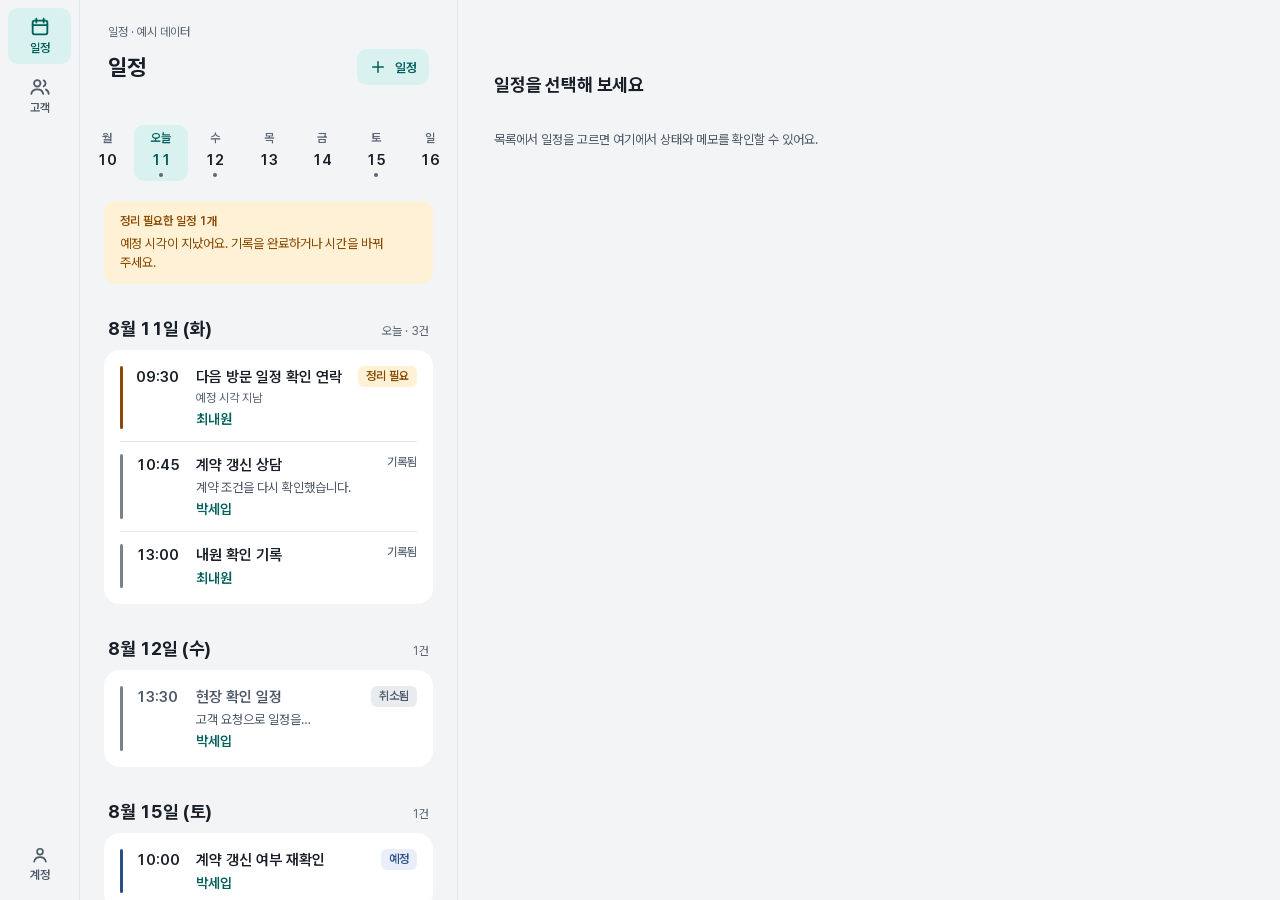
<file: legacy-review-pending/90-meta-handoff/design-engineering/2026-11-f1-principal-design/mockups/carelog/05-schedule/index.html>
<!doctype html>
<html lang="ko"><head><meta charset="utf-8"><meta name="viewport" content="width=device-width,initial-scale=1,viewport-fit=cover">
<title>F1 시안 ⑤ Carelog 일정 조회·작성</title>
<!-- F1 mockup (Fable F1, 2026-11-24). Self-contained: Foundation v1.0.0 tokens.css + ds.css (design-system@021e40e) + f1.css inlined. Example data only. Query: ?view=…&mode=dark -->
<style>
/* Ranikun Labs vNext-2 · preview mapping of tokens/*.tokens.json (hand-written, NOT generated).
   Values must equal the DTCG files; tokens/README.md has the check. Resolution order:
   foundation -> mode(light|dark) -> product(finance|carelog-a|carelog-b) x mode -> density(comfortable|compact). */
@font-face { font-family: "Pretendard Variable"; src: url("../../_shared/PretendardVariable.subset.woff2") format("woff2"); font-weight: 45 920; }

:root {
  --font-sans: "Pretendard Variable", Pretendard, -apple-system, "Apple SD Gothic Neo", "Noto Sans KR", sans-serif;
  /* spacing (foundation, limited scale) */
  --space-4: 4px; --space-8: 8px; --space-12: 12px; --space-16: 16px; --space-20: 20px;
  --space-24: 24px; --space-32: 32px; --space-40: 40px; --space-48: 48px;
  /* radius (independent of density, D3 candidates) */
  --radius-badge: 6px; --radius-control: 10px; --radius-inset: 12px; --radius-card: 16px; --radius-sheet: 24px; --radius-full: 999px;
  --touch-min: 44px;
  --rail-width: 3px;
}

/* ---------- mode: light (neutral + status, shared by all products) ---------- */
[data-mode="light"] {
  --color-bg-page: #f2f4f6;
  --color-surface-card: #ffffff;
  --color-surface-inset: #f2f4f6;
  --color-surface-control: #e9ecef;
  --color-surface-overlay: #ffffff;
  --color-scrim: rgba(15, 17, 20, 0.52);
  --color-text-strong: #191f28;
  --color-text-body: #333d4b;
  --color-text-secondary: #4e5968;
  --color-text-tertiary: #5b6673;
  --color-text-disabled: #8b95a1;
  --color-line-divider: #e5e8eb;
  --color-line-border: #d1d6db;
  --color-line-control: #78838f;
  --color-status-success-fg: #0a6b3b; --color-status-success-bg: #e5f4ec;
  --color-status-warning-fg: #8a4a00; --color-status-warning-bg: #fff1d6;
  --color-status-danger-fg: #c42336;  --color-status-danger-bg: #fdebed; --color-status-danger-solid: #c42336; --color-status-danger-on-solid: #ffffff;
  --color-status-conflict-fg: #6b3fb4; --color-status-conflict-bg: #f0eafb;
  --color-status-info-fg: #2a4f86;    --color-status-info-bg: #e9eff8;
  --color-status-neutral-fg: #4e5968; --color-status-neutral-bg: #e9ecef;
  --shadow-overlay: 0 8px 28px rgba(15, 17, 20, 0.16);
  color-scheme: light;
}
/* ---------- mode: dark ---------- */
[data-mode="dark"] {
  --color-bg-page: #0f1114;
  --color-surface-card: #1a1d21;
  --color-surface-inset: #22262b;
  --color-surface-control: #2a2f35;
  --color-surface-overlay: #22262b;
  --color-scrim: rgba(0, 0, 0, 0.64);
  --color-text-strong: #f2f4f6;
  --color-text-body: #d1d6db;
  --color-text-secondary: #b4bcc5;
  --color-text-tertiary: #98a2ad;
  --color-text-disabled: #6b7580;
  --color-line-divider: #2a2f35;
  --color-line-border: #3a4048;
  --color-line-control: #7f8995;
  --color-status-success-fg: #5fd08f; --color-status-success-bg: #12301f;
  --color-status-warning-fg: #f0b44c; --color-status-warning-bg: #33260c;
  --color-status-danger-fg: #ff8a95;  --color-status-danger-bg: #3a1519; --color-status-danger-solid: #ff7a87; --color-status-danger-on-solid: #1a0508;
  --color-status-conflict-fg: #b79cf0; --color-status-conflict-bg: #261a40;
  --color-status-info-fg: #8fb2ea;    --color-status-info-bg: #172538;
  --color-status-neutral-fg: #b4bcc5; --color-status-neutral-bg: #2a2f35;
  --shadow-overlay: 0 8px 28px rgba(0, 0, 0, 0.5);
  color-scheme: dark;
}

/* ---------- product brand x mode (4 tokens each; status never refers to these) ---------- */
[data-product="finance"][data-mode="light"]   { --color-brand-strong: #1d64d8; --color-brand-deep: #174fb0; --color-brand-subtle: #e8f0fd; --color-brand-on-strong: #ffffff; }
[data-product="finance"][data-mode="dark"]    { --color-brand-strong: #4f95ff; --color-brand-deep: #9cc2ff; --color-brand-subtle: #172a4d; --color-brand-on-strong: #0b1220; }
[data-product="carelog-a"][data-mode="light"] { --color-brand-strong: #1c719a; --color-brand-deep: #005d84; --color-brand-subtle: #dceefa; --color-brand-on-strong: #ffffff; }
[data-product="carelog-a"][data-mode="dark"]  { --color-brand-strong: #4fa8d6; --color-brand-deep: #a6d3ee; --color-brand-subtle: #13283a; --color-brand-on-strong: #0b1220; }
[data-product="carelog-b"][data-mode="light"] { --color-brand-strong: #007974; --color-brand-deep: #00605c; --color-brand-subtle: #d9f1ef; --color-brand-on-strong: #ffffff; }
[data-product="carelog-b"][data-mode="dark"]  { --color-brand-strong: #3cb7ab; --color-brand-deep: #8fe0d6; --color-brand-subtle: #0f2e2c; --color-brand-on-strong: #0b1220; }
[data-product] { --color-focus: var(--color-brand-strong); }

/* ---------- density (information amount & spacing; NOT responsive, NOT radius) ---------- */
[data-density="comfortable"] {
  --type-page-title-weight: 700; --type-page-title-tracking: -0.48px; --type-section-title-weight: 700; --type-section-title-tracking: -0.18px; --type-content-title-weight: 600; --type-content-title-tracking: 0px; --type-key-value-weight: 700; --type-key-value-tracking: -0.22px; --type-body-weight: 400; --type-body-tracking: 0px; --type-reading-weight: 400; --type-reading-tracking: 0px; --type-supporting-weight: 400; --type-supporting-tracking: 0px; --type-meta-weight: 400; --type-meta-tracking: 0px; --type-label-weight: 600; --type-label-tracking: 0px;
  --type-page-title-size: 24px; --type-page-title-line: 32px;
  --type-section-title-size: 18px; --type-section-title-line: 26px;
  --type-content-title-size: 16px; --type-content-title-line: 24px;
  --type-key-value-size: 22px; --type-key-value-line: 30px;
  --type-body-size: 15px; --type-body-line: 24px;
  --type-reading-size: 16px; --type-reading-line: 27px;
  --type-supporting-size: 14px; --type-supporting-line: 20px;
  --type-meta-size: 13px; --type-meta-line: 18px;
  --type-label-size: 13px; --type-label-line: 18px;
  --layout-page-gutter: 16px; --layout-section-gap: 40px; --layout-title-gap: 12px;
  --layout-card-padding: 20px; --layout-group-gap: 20px; --layout-item-gap: 8px;
  --control-height: 48px; --control-height-small: 36px; --list-row-min: 56px;
}
[data-density="compact"] {
  --type-page-title-weight: 700; --type-page-title-tracking: -0.44px; --type-section-title-weight: 700; --type-section-title-tracking: -0.18px; --type-content-title-weight: 600; --type-content-title-tracking: 0px; --type-key-value-weight: 700; --type-key-value-tracking: -0.2px; --type-body-weight: 400; --type-body-tracking: 0px; --type-reading-weight: 400; --type-reading-tracking: 0px; --type-supporting-weight: 400; --type-supporting-tracking: 0px; --type-meta-weight: 400; --type-meta-tracking: 0px; --type-label-weight: 600; --type-label-tracking: 0px;
  --type-page-title-size: 22px; --type-page-title-line: 30px;
  --type-section-title-size: 18px; --type-section-title-line: 26px;
  --type-content-title-size: 15px; --type-content-title-line: 22px;
  --type-key-value-size: 20px; --type-key-value-line: 28px;
  --type-body-size: 14px; --type-body-line: 21px;
  --type-reading-size: 15px; --type-reading-line: 24px;
  --type-supporting-size: 13px; --type-supporting-line: 19px;
  --type-meta-size: 12px; --type-meta-line: 17px;
  --type-label-size: 12px; --type-label-line: 17px;
  --layout-page-gutter: 16px; --layout-section-gap: 32px; --layout-title-gap: 8px;
  --layout-card-padding: 16px; --layout-group-gap: 16px; --layout-item-gap: 8px;
  --control-height: 44px; --control-height-small: 36px; --list-row-min: 52px;
}

/* Ranikun Labs vNext-2 · component & pattern styles for preview (candidate C system).
   Rule: every color, font size, gap and radius reads a token from tokens.css. Literal values are allowed
   only from the exception list in docs/04-guidelines.md §5 (1px lines, 2px focus/timeline, icon boxes,
   app bar 56, tab 52/12/16, input 16/24 and textarea 112, preview frame and layout widths 393/852/1360/860/220/360/720,
   env() 0px fallbacks). verification/literal-values.md lists every occurrence. */
.ds, .ds * { box-sizing: border-box; }
.ds { font-family: var(--font-sans); color: var(--color-text-body); background: var(--color-bg-page);
  font-size: var(--type-body-size); line-height: var(--type-body-line); -webkit-font-smoothing: antialiased;
  font-variant-numeric: tabular-nums; word-break: keep-all; overflow-wrap: anywhere; }
.ds h1, .ds h2, .ds h3, .ds p, .ds ul, .ds ol { margin: 0; padding: 0; }
.ds ul { list-style: none; }
/* rc2 (Fable M1 / Sol MAJOR-01): zero-specificity reset so component typography (.btn, .select-chip, .checkbox) wins. */
:where(.ds) :where(button) { font: inherit; }
.ds :focus-visible { outline: 2px solid var(--color-focus); outline-offset: 2px; }
.ds svg { display: block; flex: none; }

/* ---- typography roles (size + weight + color + line height decided together) ---- */
.t-page-title    { font-size: var(--type-page-title-size); line-height: var(--type-page-title-line); font-weight: var(--type-page-title-weight); letter-spacing: var(--type-page-title-tracking); color: var(--color-text-strong); }
.t-section-title { font-size: var(--type-section-title-size); line-height: var(--type-section-title-line); font-weight: var(--type-section-title-weight); letter-spacing: var(--type-section-title-tracking); color: var(--color-text-strong); }
.t-content-title { font-size: var(--type-content-title-size); line-height: var(--type-content-title-line); font-weight: var(--type-content-title-weight); letter-spacing: var(--type-content-title-tracking); color: var(--color-text-strong); }
.t-key-value     { font-size: var(--type-key-value-size); line-height: var(--type-key-value-line); font-weight: var(--type-key-value-weight); letter-spacing: var(--type-key-value-tracking); color: var(--color-text-strong); }
.t-body          { font-size: var(--type-body-size); line-height: var(--type-body-line); font-weight: var(--type-body-weight); letter-spacing: var(--type-body-tracking); color: var(--color-text-body); }
.t-reading       { font-size: var(--type-reading-size); line-height: var(--type-reading-line); font-weight: var(--type-reading-weight); letter-spacing: var(--type-reading-tracking); color: var(--color-text-strong); }
.t-supporting    { font-size: var(--type-supporting-size); line-height: var(--type-supporting-line); font-weight: var(--type-supporting-weight); letter-spacing: var(--type-supporting-tracking); color: var(--color-text-secondary); }
.t-meta          { font-size: var(--type-meta-size); line-height: var(--type-meta-line); font-weight: var(--type-meta-weight); letter-spacing: var(--type-meta-tracking); color: var(--color-text-tertiary); }
.t-label         { font-size: var(--type-label-size); line-height: var(--type-label-line); font-weight: var(--type-label-weight); letter-spacing: var(--type-label-tracking); color: var(--color-text-secondary); }
.t-strong { font-weight: 600; color: var(--color-text-strong); }

/* ---- frames ---- */
.phone { width: 393px; max-width: 100%; min-height: 852px; margin: 0; display: flex; flex-direction: column; background: var(--color-bg-page); position: relative; }
.appbar { display: flex; align-items: center; gap: var(--space-4); min-height: 56px; padding: 0 var(--space-8) 0 var(--space-4); }
.appbar .spacer { flex: 1; }
.appbar .appbar-title { flex: 1; min-width: 0; font-size: var(--type-content-title-size); line-height: var(--type-content-title-line); font-weight: 600; color: var(--color-text-strong); }
.page { flex: 1; padding: var(--space-8) var(--layout-page-gutter) var(--space-48); display: flex; flex-direction: column; gap: var(--layout-section-gap); min-width: 0; }
.page-header { display: flex; flex-direction: column; gap: var(--space-8); padding: 0 var(--space-4); }
.page-header .head-row { display: flex; align-items: flex-start; justify-content: space-between; gap: var(--space-12); }

/* ---- surface / layer ---- */
.section { display: flex; flex-direction: column; gap: var(--layout-title-gap); min-width: 0; }
.section-head { display: flex; align-items: baseline; justify-content: space-between; gap: var(--space-12); padding: 0 var(--space-4); }
.card { background: var(--color-surface-card); border-radius: var(--radius-card); padding: var(--layout-card-padding); display: flex; flex-direction: column; gap: var(--layout-group-gap); min-width: 0; }
.card.tight { gap: var(--space-12); }
.card.flush { padding-top: var(--space-4); padding-bottom: var(--space-4); gap: 0; }
.inset { background: var(--color-surface-inset); border-radius: var(--radius-inset); padding: var(--space-12) var(--space-16); display: flex; flex-direction: column; gap: var(--space-4); }
.divider { height: 1px; background: var(--color-line-divider); border: 0; margin: 0; }
.stack { display: flex; flex-direction: column; gap: var(--layout-item-gap); min-width: 0; }
.stack-4 { display: flex; flex-direction: column; gap: var(--space-4); min-width: 0; }
.stack-12 { display: flex; flex-direction: column; gap: var(--space-12); min-width: 0; }
.inline { display: flex; align-items: baseline; gap: var(--space-8); flex-wrap: wrap; min-width: 0; }
.between { display: flex; align-items: center; justify-content: space-between; gap: var(--space-12); min-width: 0; }

/* ---- label-value ---- */
.kv { display: flex; flex-direction: column; }
.kv-row { display: flex; justify-content: space-between; align-items: baseline; gap: var(--space-16); padding: var(--space-8) 0; }
.kv-row .k { color: var(--color-text-secondary); font-size: var(--type-body-size); line-height: var(--type-body-line); flex: none; }
.kv-row .v { color: var(--color-text-strong); font-size: var(--type-body-size); line-height: var(--type-body-line); font-weight: 600; text-align: right; min-width: 0; }
.kv-stack .kv-row { flex-direction: column; align-items: stretch; gap: var(--space-4); }
.kv-stack .kv-row .v { text-align: left; font-weight: 400; color: var(--color-text-body); }

/* ---- list ---- */
.list-row { display: flex; align-items: center; gap: var(--space-12); min-height: var(--list-row-min); padding: var(--space-12) 0; color: inherit; text-decoration: none; position: relative; }
.list-row + .list-row { border-top: 1px solid var(--color-line-divider); }
.list-row .grow { flex: 1; min-width: 0; display: flex; flex-direction: column; gap: 2px; }
.list-row .chev { color: var(--color-text-tertiary); }
.list-row.rail { padding-left: var(--space-16); }
.list-row.rail::before { content: ""; position: absolute; left: 0; top: var(--space-12); bottom: var(--space-12); width: var(--rail-width); border-radius: 2px; background: var(--rail-color, var(--color-line-control)); }
.nav-row { display: flex; align-items: center; justify-content: space-between; gap: var(--space-12); min-height: var(--list-row-min); padding: 0 var(--space-4); color: var(--color-text-strong); }

/* ---- status label (text first; color only supports) ---- */
.status { display: inline-flex; align-items: center; gap: var(--space-4); font-size: var(--type-meta-size); line-height: var(--type-meta-line); font-weight: 600; padding: 2px var(--space-8); border-radius: var(--radius-badge); white-space: nowrap; background: var(--color-status-neutral-bg); color: var(--color-status-neutral-fg); }
.status.success { background: var(--color-status-success-bg); color: var(--color-status-success-fg); }
.status.warning { background: var(--color-status-warning-bg); color: var(--color-status-warning-fg); }
.status.danger  { background: var(--color-status-danger-bg);  color: var(--color-status-danger-fg); }
.status.info    { background: var(--color-status-info-bg);    color: var(--color-status-info-fg); }
.status.conflict{ background: var(--color-status-conflict-bg);color: var(--color-status-conflict-fg); }
.status.plain { background: transparent; padding: 0; color: var(--color-text-tertiary); font-weight: 500; }
.rail-planned { --rail-color: var(--color-status-info-fg); }
.rail-overdue { --rail-color: var(--color-status-warning-fg); }
.rail-done    { --rail-color: var(--color-line-control); }

/* ---- actions: meaning (primary/secondary/destructive) is separate from emphasis (strong/subtle/neutral/text) ---- */
.btn { appearance: none; border: 0; cursor: pointer; display: inline-flex; align-items: center; justify-content: center; gap: var(--space-8);
  min-height: var(--control-height); padding: 0 var(--space-20); border-radius: var(--radius-control);
  font-size: var(--type-content-title-size); line-height: var(--type-content-title-line); font-weight: var(--type-content-title-weight); text-align: center; max-width: 100%; text-decoration: none; }
.btn--strong  { background: var(--color-brand-strong); color: var(--color-brand-on-strong); }
.btn--subtle  { background: var(--color-brand-subtle); color: var(--color-brand-deep); }
.btn--neutral { background: var(--color-surface-control); color: var(--color-text-body); }
.btn--text    { background: transparent; color: var(--color-brand-deep); padding: 0 var(--space-8); min-height: var(--touch-min); }
.btn--text-neutral { background: transparent; color: var(--color-text-secondary); padding: 0 var(--space-8); min-height: var(--touch-min); }
.btn--danger-strong { background: var(--color-status-danger-solid); color: var(--color-status-danger-on-solid); }
.btn--danger-text { background: transparent; color: var(--color-status-danger-fg); padding: 0 var(--space-8); min-height: var(--touch-min); }
.btn--small { min-height: var(--control-height-small); padding: 0 var(--space-12); font-size: var(--type-supporting-size); line-height: var(--type-supporting-line); position: relative; }
/* rc2: visual 36 stays; transparent vertical extension makes the hit area 44 (project rule; WCAG 2.5.8 minimum is 24). Horizontal edges are not extended, so side-by-side buttons never overlap. */
.btn--small::after { content: ""; position: absolute; inset: -4px 0; }
.btn--small, .btn--text, .btn--text-neutral, .btn--danger-text, .select-chip { min-width: var(--touch-min); } /* rc2: 44 wide as well as 44 tall */
.btn--block { display: flex; width: 100%; }
.btn[disabled] { background: var(--color-surface-control); color: var(--color-text-disabled); cursor: not-allowed; }
.actions { display: flex; flex-direction: column; gap: var(--space-8); }
.actions .pair { display: grid; grid-template-columns: 1fr 1fr; gap: var(--space-8); }
.footer-action { position: sticky; bottom: 0; padding: var(--space-12) var(--layout-page-gutter) calc(var(--space-12) + env(safe-area-inset-bottom, 0px));
  background: linear-gradient(to top, var(--color-bg-page) 70%, transparent); }

/* ---- timeline (record history: original -> retrospectives) ---- */
.timeline { display: flex; flex-direction: column; }
.tl-item { display: grid; grid-template-columns: 20px minmax(0, 1fr); column-gap: var(--space-12); position: relative; padding-bottom: var(--layout-group-gap); }
.tl-item:last-child { padding-bottom: 0; }
.tl-item::before { content: ""; position: absolute; left: 9px; top: 18px; bottom: -2px; width: 2px; background: var(--color-line-divider); }
.tl-item:last-child::before { display: none; }
.tl-node { width: 10px; height: 10px; border-radius: 50%; margin: 6px 0 0 5px; background: var(--color-surface-card); box-shadow: inset 0 0 0 2px var(--color-line-control); }
.tl-node.now { box-shadow: inset 0 0 0 5px var(--color-brand-strong); }
.tl-body { display: flex; flex-direction: column; gap: var(--space-8); min-width: 0; }

/* ---- bullets & checks ---- */
.qlist { display: flex; flex-direction: column; gap: var(--space-8); }
.qlist li { display: grid; grid-template-columns: 16px minmax(0, 1fr); gap: var(--space-8); }
.qlist li::before { content: ""; width: 5px; height: 5px; border-radius: 50%; background: var(--color-text-tertiary); margin: calc(var(--type-body-line) / 2 - 2px) 0 0 5px; }
.check { display: grid; grid-template-columns: 20px minmax(0, 1fr); gap: var(--space-8); align-items: start; }
.check .mark { width: 20px; height: 20px; border-radius: 50%; display: flex; align-items: center; justify-content: center; margin-top: 2px; }
.check .mark.on { background: var(--color-status-neutral-bg); color: var(--color-text-strong); }
.check .mark.off { box-shadow: inset 0 0 0 1.5px var(--color-line-control); }

/* ---- navigation ---- */
.tabbar { position: sticky; bottom: 0; display: grid; grid-template-columns: 1fr 1fr; background: var(--color-surface-card); border-top: 1px solid var(--color-line-divider); padding: var(--space-4) var(--space-8) calc(var(--space-4) + env(safe-area-inset-bottom, 0px)); }
.tab { display: flex; flex-direction: column; align-items: center; gap: 2px; min-height: 52px; justify-content: center; font-size: 12px; line-height: 16px; font-weight: 600; color: var(--color-text-tertiary); }
.tab.on { color: var(--color-text-strong); }
.iconbtn { appearance: none; border: 0; background: transparent; width: var(--touch-min); height: var(--touch-min); border-radius: var(--radius-control); display: inline-flex; align-items: center; justify-content: center; color: var(--color-text-strong); cursor: pointer; }

/* ---- field ---- */
.field { display: flex; flex-direction: column; gap: var(--space-8); }
.input { min-height: var(--control-height); border-radius: var(--radius-control); background: var(--color-surface-card); box-shadow: inset 0 0 0 1px var(--color-line-control); padding: var(--space-12) var(--space-16); color: var(--color-text-strong); font-size: 16px; line-height: 24px; }
.input.area { min-height: 112px; }

/* ---- desktop frame ---- */
.desktop { width: 1360px; min-height: 860px; display: grid; grid-template-columns: 220px minmax(0, 1fr); background: var(--color-bg-page); }
.sidenav { padding: var(--space-24) var(--space-12); display: flex; flex-direction: column; gap: var(--space-4); }
.sidenav .brandmark { font-size: var(--type-content-title-size); font-weight: 700; color: var(--color-text-strong); padding: var(--space-8) var(--space-12) var(--space-20); }
.navitem { display: flex; align-items: center; gap: var(--space-12); min-height: var(--touch-min); padding: 0 var(--space-12); border-radius: var(--radius-control); font-weight: 600; color: var(--color-text-secondary); }
.navitem.on { background: var(--color-surface-card); color: var(--color-text-strong); }
.dmain { padding: var(--space-40) var(--space-48); display: flex; flex-direction: column; gap: var(--layout-section-gap); min-width: 0; }
.split { display: grid; grid-template-columns: 360px minmax(0, 1fr); gap: var(--space-24); align-items: start; }
.split.main-aside { grid-template-columns: minmax(0, 1fr) 360px; }
.readable { max-width: 720px; }

/* ---- vNext-2 Delta: three different "check" meanings (Finding 3) ---- */
/* 1) Status display (completed review, read-only): .check .mark.on/.off above. Not focusable, no role. */
/* 2) Checkbox (interactive, review in progress / include context): a real control. */
.checkbox { appearance: none; border: 0; background: transparent; display: grid; grid-template-columns: 24px minmax(0, 1fr); gap: var(--space-12); align-items: start; width: 100%; min-height: var(--touch-min); padding: var(--space-8) 0; text-align: left; cursor: pointer; color: var(--color-text-body); font-size: var(--type-body-size); line-height: var(--type-body-line); }
.checkbox .box { width: 22px; height: 22px; margin-top: 1px; border-radius: var(--radius-badge); box-shadow: inset 0 0 0 1.5px var(--color-line-control); display: flex; align-items: center; justify-content: center; color: transparent; }
.checkbox[aria-checked="true"] .box { background: var(--color-brand-strong); box-shadow: none; color: var(--color-brand-on-strong); }
/* 3) Select chip (choose what to include in the record): toggle button, label never changes ("함께 남기기").
      State = aria-pressed + check icon + subtle face. Label text is fixed so it never reads as "saved". */
.select-chip { appearance: none; border: 0; cursor: pointer; display: inline-flex; align-items: center; gap: var(--space-4); min-height: var(--control-height-small); padding: 0 var(--space-12); border-radius: var(--radius-full);
  font-size: var(--type-supporting-size); line-height: var(--type-supporting-line); font-weight: var(--type-label-weight); background: var(--color-surface-control); color: var(--color-text-body); white-space: nowrap; position: relative; flex-shrink: 0; }
.select-chip::after { content: ""; position: absolute; inset: -4px 0; } /* 36 visual + 4px transparent extension each side = 44 touch */
.select-chip .tick { display: none; }
.select-chip[aria-pressed="true"] { background: var(--color-brand-subtle); color: var(--color-brand-deep); }
.select-chip[aria-pressed="true"] .tick { display: block; }
.select-chip[aria-disabled="true"] { background: var(--color-surface-control); color: var(--color-text-disabled); cursor: not-allowed; }
/* quiet variant for long lists (4+ items): off state drops to text strength, on state keeps the subtle face */
.select-chip--quiet { background: transparent; color: var(--color-text-secondary); padding: 0 var(--space-8); }
.select-chip--quiet[aria-disabled="true"] { background: transparent; }

/* ---- adopted from production feedback ---- */
.chips { display: flex; gap: var(--space-8); flex-wrap: wrap; }
.list-row.sel { background: var(--color-brand-subtle); margin: 0 calc(var(--space-12) * -1); padding-left: var(--space-12); padding-right: var(--space-12); border-radius: var(--radius-inset); }
.sr { position: absolute; width: 1px; height: 1px; overflow: hidden; clip: rect(0 0 0 0); white-space: nowrap; }
/* key block: the one emphasized area of a calm screen (C emphasis inside B composition) */
.key-block { display: flex; flex-direction: column; gap: var(--space-8); }
.kv > .kv-row:first-child { padding-top: 0; } .kv > .kv-row:last-child { padding-bottom: 0; }
/* WCAG 2.4.11: keep focused items clear of the sticky footer (footer = 12 + control 48 + 12 + gradient ≈ 96). Exception listed in docs/04 §5. */
html:has(.footer-action) { scroll-padding-bottom: 96px; }

/* rc2 (Fable 후속 / Sol MINOR-02): review annotations are NOT product UI. Never implement .anno content in FE. */
.anno { display: inline-flex; align-items: center; gap: var(--space-4); font-size: 12px; line-height: 16px; color: var(--color-text-tertiary); border: 1px dashed var(--color-line-control); border-radius: var(--radius-badge); padding: 2px var(--space-8); }
.anno::before { content: "검수 메모"; font-weight: 600; }

/* F1 adaptive mockup layer (Fable F1, 2026-11-24). Mockup only — NOT FE code.
   Colors, type, spacing and radius read Foundation v1.0.0 tokens (tokens.css) and ds.css classes.
   Literal px here are layout widths decided by each product Host (docs/04 §5): 56/64 bars, 80/224 rails,
   660/760/520/560/640/720 measures, 300/320/360 aside and master columns, 1360 host.
   Elements that do not exist in v1.0.0 carry data-f1="C:<name>" (v1.1 candidate) or data-f1="D:<name>" (Owner gate). */
[hidden] { display: none !important; }
html, body { margin: 0; background: var(--color-bg-page); }
html { scroll-padding-bottom: 96px; }
textarea.input, input.input, select.input { display: block; width: 100%; border: 0; font-family: inherit; }
textarea.input { resize: none; }
.input::placeholder { color: var(--color-text-tertiary); }
.app { min-height: 100dvh; display: flex; flex-direction: column; background: var(--color-bg-page); }
.host { flex: 1; display: flex; min-width: 0; width: 100%; margin: 0 auto; }
.content { flex: 1; min-width: 0; display: flex; flex-direction: column; }
.skip { position: absolute; left: -9999px; }
.skip:focus { left: var(--space-16); top: var(--space-8); z-index: 10; background: var(--color-surface-card); color: var(--color-text-strong); padding: var(--space-8) var(--space-12); border-radius: var(--radius-control); }
.page { width: 100%; margin: 0 auto; }
.grow { flex: 1; min-width: 0; }
.row { display: flex; align-items: center; gap: var(--space-8); min-width: 0; }
.wrap { flex-wrap: wrap; }
.link { color: var(--color-brand-deep); font-weight: 600; text-decoration: none; display: inline-flex; align-items: center; min-height: var(--touch-min); min-width: var(--touch-min); }
.kv-row .link { justify-content: flex-end; margin: calc(var(--space-12) * -1) 0; }
.clamp-1 { display: -webkit-box; -webkit-line-clamp: 1; -webkit-box-orient: vertical; overflow: hidden; }
.clamp-2 { display: -webkit-box; -webkit-line-clamp: 2; -webkit-box-orient: vertical; overflow: hidden; }
.pre { white-space: pre-wrap; }
.tabbar { z-index: 3; }
.tab { text-decoration: none; }
.footer-action { z-index: 2; }
.footer-action .bar { display: flex; align-items: center; gap: var(--space-12); width: 100%; margin: 0 auto; }
.footer-action .bar .btn { flex: 1; }
.footer-action .bar .t-meta { display: none; }

/* ---------- C: Notice (status sentence block; canvas v1.1 component, FD-1) ---------- */
.notice { display: flex; flex-direction: column; gap: var(--space-4); padding: var(--space-12) var(--space-16); border-radius: var(--radius-inset); background: var(--color-status-neutral-bg); color: var(--color-text-body); }
.notice .t-label { color: inherit; }
.notice.warning { background: var(--color-status-warning-bg); color: var(--color-status-warning-fg); }
.notice.info { background: var(--color-status-info-bg); color: var(--color-status-info-fg); }
.notice.danger { background: var(--color-status-danger-bg); color: var(--color-status-danger-fg); }
.notice p { color: inherit; }

/* ---------- C: Field (label + hint + error; canvas v1.1 Field, FD-1) ---------- */
.field > label, .field > .lbl { font-size: var(--type-label-size); line-height: var(--type-label-line); font-weight: var(--type-label-weight); color: var(--color-text-secondary); }
.field .req { color: var(--color-text-tertiary); font-weight: 400; }
.input.reading { font-size: 16px; line-height: 24px; min-height: 160px; }
.input.err { box-shadow: inset 0 0 0 2px var(--color-status-danger-fg); }
.field .err-msg { color: var(--color-status-danger-fg); font-size: var(--type-supporting-size); line-height: var(--type-supporting-line); }
/* C: Choice (single choice, native radio semantics; FD-7 Radio/Segmented) */
.choice { display: flex; flex-wrap: wrap; gap: var(--space-8); }
.choice .opt { display: inline-flex; align-items: center; gap: var(--space-8); min-height: var(--touch-min); padding: 0 var(--space-16); border-radius: var(--radius-control); background: var(--color-surface-control); color: var(--color-text-body); font-size: var(--type-body-size); line-height: var(--type-body-line); font-weight: 600; cursor: pointer; }
.choice .opt .dot { width: 20px; height: 20px; border-radius: 50%; box-shadow: inset 0 0 0 1.5px var(--color-line-control); flex: none; }
.choice .opt.on { background: var(--color-brand-subtle); color: var(--color-brand-deep); }
.choice .opt.on .dot { box-shadow: inset 0 0 0 6px var(--color-brand-strong); }
.choice.block { flex-direction: column; }
.choice.block .opt { width: 100%; }

/* ---------- C: skeleton (loading placeholder; FD-7) ---------- */
.sk { background: var(--color-surface-control); border-radius: var(--radius-badge); min-height: var(--space-16); }
.steps { display: flex; flex-direction: column; gap: var(--space-8); }
.steps li { display: grid; grid-template-columns: 20px minmax(0, 1fr); gap: var(--space-8); color: var(--color-text-tertiary); }
.steps li.done { color: var(--color-text-body); }
.steps li.now { color: var(--color-text-strong); font-weight: 600; }
.steps .st { width: 20px; height: 20px; border-radius: 50%; margin-top: 2px; box-shadow: inset 0 0 0 1.5px var(--color-line-control); display: flex; align-items: center; justify-content: center; }
.steps li.done .st { background: var(--color-status-neutral-bg); box-shadow: none; color: var(--color-text-strong); }
.steps li.now .st { box-shadow: inset 0 0 0 5px var(--color-brand-strong); }

/* ---------- panes (list | detail, main | aside). Activation rule differs per Host, see below ---------- */
.panes { display: block; width: 100%; }
.pane { min-width: 0; }
.pane-head { display: none; }
.aside-col { display: none; }

/* =====================================================================
   FINANCE HOST (A: finance-harness-fe docs/nav-map.md, docs/route-architecture.md §7, src/constants/layout.ts)
   <768 bottom tabs (root screens) / context bar (inner screens)
   >=768 top navigation, also 1024-1279 portrait
   >=1024 landscape or >=1280: left rail. Host max 1360. Measures: reading 660, result 760.
   ===================================================================== */
.fin .host { max-width: 1360px; }
.fin .topbar { display: flex; align-items: center; gap: var(--space-12); min-height: 56px; padding: 0 var(--space-8) 0 var(--space-20); border-bottom: 1px solid var(--color-line-divider); }
.fin .topbar .brand { flex: 1; font-size: var(--type-content-title-size); line-height: var(--type-content-title-line); font-weight: 700; color: var(--color-text-strong); }
.fin .topbar .acct { flex: 1; display: flex; justify-content: flex-end; }
.fin .pnav-top, .fin .pnav-rail { display: none; }
.fin[data-screen="inner"] .topbar, .fin[data-screen="inner"] .tabbar { display: none; }
.fin .page { padding-top: var(--space-24); }
.fin[data-screen="inner"] .page { padding-top: var(--space-8); }
.fin .m-reading { max-width: 660px; }
.fin .m-result { max-width: 760px; }
/* C: Navigation top (segmented) */
.seg { display: inline-flex; gap: var(--space-4); padding: var(--space-4); border-radius: var(--radius-inset); background: var(--color-surface-control); }
.seg a { display: inline-flex; align-items: center; gap: var(--space-8); min-height: var(--touch-min); padding: 0 var(--space-20); border-radius: var(--radius-control); font-size: var(--type-supporting-size); line-height: var(--type-supporting-line); font-weight: 600; color: var(--color-text-secondary); text-decoration: none; }
.seg a.on { background: var(--color-surface-card); color: var(--color-text-strong); }
.navitem { text-decoration: none; font-size: var(--type-body-size); line-height: var(--type-body-line); }
body[data-view="list"] .fin .pane-detail, body[data-view="detail"] .fin .pane-master { display: none; }

@media (min-width: 768px) {
  .fin .topbar, .fin[data-screen="inner"] .topbar { display: flex; min-height: 64px; padding: 0 max(var(--space-16), calc((100vw - 1360px) / 2 + var(--space-16))) 0 max(var(--space-24), calc((100vw - 1360px) / 2 + var(--space-24))); }
  .fin .topbar .brand { flex: 1; }
  .fin .tabbar { display: none; }
  .fin .pnav-top { display: block; }
  .fin .page, .fin[data-screen="inner"] .page { padding: var(--space-24) var(--space-24) var(--space-48); }
  .fin .appbar { padding: 0; margin-left: calc(var(--space-12) * -1); min-height: var(--touch-min); }
  .footer-action .bar .btn { flex: none; min-width: 200px; }
  .footer-action .bar .t-meta { display: block; flex: 1; }
  .footer-action { padding-left: var(--space-24); padding-right: var(--space-24); }
}
@media (min-width: 1024px) and (orientation: landscape), (min-width: 1280px) {
  .fin .pnav-top { display: none; }
  .fin .pnav-rail { display: flex; flex-direction: column; gap: var(--space-4); width: 224px; flex: none; padding: var(--space-24) var(--space-12); border-right: 1px solid var(--color-line-divider); position: sticky; top: 0; align-self: flex-start; height: calc(100dvh - 65px); }
  .fin .page, .fin[data-screen="inner"] .page { padding: var(--space-32) var(--space-32) var(--space-48); }
  /* A: approved two-pane #1 Journal List | Detail and #2 Original | Retrospective only */
  .fin .panes.two { display: grid; grid-template-columns: minmax(300px, 0.38fr) minmax(0, 1fr); align-items: start; }
  .fin .panes.two .pane-master, .fin .panes.two .pane-detail { display: block !important; }
  .fin .panes.two .pane-master { border-right: 1px solid var(--color-line-divider); position: sticky; top: 0; max-height: calc(100dvh - 65px); overflow: auto; }
  .fin .panes.two .page { padding: var(--space-32) var(--space-24) var(--space-48); margin: 0; }
  .fin .panes.two .pane-detail .page { max-width: 720px; padding-left: var(--space-32); padding-right: var(--space-32); }
  .fin .panes.two .appbar .iconbtn.back { display: none; }
  .fin .panes.even { grid-template-columns: minmax(0, 1fr) minmax(0, 1fr); }
  .fin .panes.even .pane-detail .page { max-width: none; }
}
/* main | aside (Result + "기록으로 이어가기"). Needs 760 + 24 + 300 inside the main area, so only from 1280 wide.
   This is NOT a Question | Result two-pane: the aside holds only the hand-off block that otherwise sits at the end of the page. */
@media (min-width: 1280px) {
  .fin .with-aside { display: grid; grid-template-columns: minmax(0, 760px) 300px; gap: var(--space-24); align-items: start; justify-content: center; padding: var(--space-32) var(--space-24) var(--space-48); }
  .fin .with-aside > .page { padding: 0; margin: 0; }
  .fin .with-aside .aside-col { display: flex; flex-direction: column; gap: var(--space-12); position: sticky; top: var(--space-24); }
  .fin .with-aside .inflow-handoff, .fin .with-aside ~ .footer-action { display: none; }
}

/* =====================================================================
   CARELOG HOST (A: carelog-fe docs/design/carelog/README.md "Responsive foundation", adaptiveHostModel.ts)
   <768 bottom navigation (2 tabs + account row) / >=768 left rail 80
   two-pane only when available width >= 1100 AND landscape (viewport >= 1180 with the 80 rail). D-3 kept.
   ===================================================================== */
.care .cnav { position: sticky; bottom: 0; z-index: 3; background: var(--color-surface-card); border-top: 1px solid var(--color-line-divider); padding-bottom: env(safe-area-inset-bottom, 0px); }
.care .cnav .tabs { display: grid; grid-template-columns: 1fr 1fr; padding: 0 var(--space-8); }
.care .cnav .tab { min-height: 56px; }
.care .cnav .acct { display: flex; align-items: center; justify-content: center; gap: var(--space-8); min-height: var(--touch-min); border-top: 1px solid var(--color-line-divider); font-size: var(--type-supporting-size); line-height: var(--type-supporting-line); font-weight: 600; color: var(--color-text-secondary); text-decoration: none; }
body[data-nav="one-row"] .care .cnav .tabs { grid-template-columns: 1fr 1fr 1fr; }
body[data-nav="one-row"] .care .cnav > .acct { display: none; }
body:not([data-nav="one-row"]) .care .cnav .tabs .tab.acct3 { display: none; }
.care .crail { display: none; }
.care .page { padding-top: var(--space-16); }
.care .m-readable { max-width: 560px; }
.care .m-scan { max-width: 720px; }
body[data-view="list"] .care .pane-detail, body[data-view="detail"] .care .pane-master { display: none; }
@media (min-width: 768px) {
  .care .cnav { display: none; }
  .care .crail { display: flex; flex-direction: column; gap: var(--space-4); width: 80px; flex: none; padding: var(--space-8); border-right: 1px solid var(--color-line-divider); position: sticky; top: 0; align-self: flex-start; height: 100dvh; box-sizing: border-box; }
  .care .crail a { display: flex; flex-direction: column; align-items: center; justify-content: center; gap: 2px; min-height: 56px; border-radius: var(--radius-control); font-size: var(--type-label-size); line-height: var(--type-label-line); font-weight: 600; color: var(--color-text-secondary); text-decoration: none; }
  .care .crail a.on { background: var(--color-brand-subtle); color: var(--color-brand-deep); }
  .care .crail .sp { flex: 1; }
  .care .page { padding: var(--space-24) var(--space-24) var(--space-48); }
  .care .m-readable { max-width: 520px; }
}
@media (min-width: 1024px) { .care .m-readable { max-width: 560px; } }
@media (min-width: 1180px) and (orientation: landscape) {
  .care .panes.two { display: grid; grid-template-columns: minmax(360px, 0.46fr) minmax(0, 1fr); align-items: start; }
  .care .panes.two .pane-master, .care .panes.two .pane-detail { display: block !important; }
  .care .panes.two .pane-master { border-right: 1px solid var(--color-line-divider); position: sticky; top: 0; max-height: 100dvh; overflow: auto; }
  .care .panes.two .page { margin: 0; max-width: none; }
  .care .panes.two .pane-detail .page { max-width: 640px; padding-left: var(--space-32); padding-right: var(--space-32); }
  .care .panes.two .appbar .iconbtn.back { display: none; }
}

/* ---------- Carelog schedule pieces (product grammar kept: 3px rail + text status) ---------- */
.week { --week-bleed: var(--layout-page-gutter); margin: 0 calc(var(--week-bleed) * -1); display: grid; grid-template-columns: repeat(7, minmax(0, 1fr)); gap: 0; position: sticky; top: 0; z-index: 2; background: var(--color-bg-page); padding: var(--space-8) 0; }
.week .day { appearance: none; border: 0; background: transparent; display: flex; flex-direction: column; align-items: center; justify-content: center; gap: 2px; min-height: 56px; min-width: var(--touch-min); border-radius: var(--radius-control); font-size: var(--type-label-size); line-height: var(--type-label-line); font-weight: 600; color: var(--color-text-tertiary); cursor: pointer; }
.week .day b { font-size: var(--type-content-title-size); line-height: var(--type-content-title-line); font-weight: 600; color: var(--color-text-strong); }
.week .day.on { background: var(--color-brand-subtle); color: var(--color-brand-deep); }
.week .day.on b { color: var(--color-brand-deep); }
.week .day i { width: 4px; height: 4px; border-radius: 50%; background: var(--color-text-tertiary); }
.week .day i.none { background: transparent; }
.agenda-row { align-items: flex-start; }
.agenda-row .time { flex: none; width: 48px; font-size: var(--type-content-title-size); line-height: var(--type-content-title-line); font-weight: 600; color: var(--color-text-strong); }
.agenda-row.dim .time, .agenda-row.dim .ttl { color: var(--color-text-secondary); }
.list-row.rail::before { top: var(--space-12); bottom: var(--space-12); }
.list-row.pad { padding-left: var(--space-16); padding-right: var(--space-4); }
.card.flush .list-row.sel { margin: 0 calc(var(--space-8) * -1); padding-left: var(--space-8); padding-right: var(--space-8); }
.card.flush .list-row.rail.sel { padding-left: calc(var(--space-16) + var(--space-8)); }
.card.flush .list-row.rail.sel::before { left: var(--space-8); }

/* ---------- D: Finance follow-up thread (new pattern, Owner gate) ---------- */
.thread { display: flex; flex-direction: column; gap: var(--layout-section-gap); }
.turn { display: flex; flex-direction: column; gap: var(--layout-title-gap); }
.turn .q { padding: 0 var(--space-4); display: flex; flex-direction: column; gap: var(--space-4); }
.composer { position: sticky; bottom: 0; z-index: 2; padding: var(--space-12) var(--layout-page-gutter) calc(var(--space-12) + env(safe-area-inset-bottom, 0px)); background: linear-gradient(to top, var(--color-bg-page) 80%, transparent); }
.composer .box { display: flex; align-items: flex-end; gap: var(--space-8); width: 100%; margin: 0 auto; background: var(--color-surface-card); border-radius: var(--radius-card); padding: var(--space-8); box-shadow: inset 0 0 0 1px var(--color-line-control); }
.composer textarea { flex: 1; min-height: 48px; border: 0; background: transparent; font-family: inherit; font-size: 16px; line-height: 24px; color: var(--color-text-strong); padding: var(--space-12); resize: none; outline-offset: -2px; }
@media (min-width: 768px) { .composer { padding-left: var(--space-24); padding-right: var(--space-24); } }
@media (min-width: 1280px) { .fin .with-aside .composer { padding-left: 0; padding-right: 0; } }

/* annotation chip already defined in ds.css (.anno). Never implement .anno in product UI. */

/* view names per screen (narrow layouts show one pane) */
body[data-view="agenda"] .care .pane-detail, body[data-view="create"] .care .pane-master,
body[data-view="overdue"] .care .pane-master, body[data-view="occurred"] .care .pane-master { display: none; }
.agenda-row { position: relative; }
.agenda-row .hit { position: absolute; inset: 0; border-radius: var(--radius-inset); }
.agenda-row .link { position: relative; z-index: 1; align-self: flex-start; margin: calc(var(--space-12) * -1) 0; }
.agenda-row .status { position: relative; }
@media (min-width: 1180px) and (orientation: landscape) {
  body[data-view="overdue"] .care .agenda-row[data-ev="e-overdue"], body[data-view="occurred"] .care .agenda-row[data-ev="e-occurred"] { background: var(--color-brand-subtle); margin: 0 calc(var(--space-8) * -1); padding-right: var(--space-8); padding-left: calc(var(--space-16) + var(--space-8)); border-radius: var(--radius-inset); }
  body[data-view="overdue"] .care .agenda-row[data-ev="e-overdue"]::before, body[data-view="occurred"] .care .agenda-row[data-ev="e-occurred"]::before { left: var(--space-8); }
}
.fin .with-aside .aside-col { padding-top: 84px; }
.skip { min-height: var(--touch-min); display: inline-flex; align-items: center; }

/* selection face only exists when list and detail are visible together */
.pane-master .list-row.sel { background: transparent; }
@media (min-width: 1024px) and (orientation: landscape), (min-width: 1280px) {
  .fin .panes.two .pane-master .list-row.sel { background: var(--color-brand-subtle); }
  .fin .panes.two .appbar.only-back { display: none; }
  .fin .panes.two .pane-master { min-height: calc(100dvh - 65px); }
  .fin .panes.even .pane-detail .page { padding-top: 128px; }
}
@media (min-width: 1180px) and (orientation: landscape) {
  .care .panes.two .pane-master .list-row.sel { background: var(--color-brand-subtle); }
  .care .panes.two .pane-master { min-height: 100dvh; }
}
@media (min-width: 768px) { .fin .inflow-save { align-items: flex-start; } .fin .inflow-save .btn { min-width: 200px; } }
@media (min-width: 1280px) {
  .fin .with-aside ~ .composer { display: grid; grid-template-columns: minmax(0, 760px) 300px; gap: var(--space-24); justify-content: center; padding: var(--space-12) var(--space-24) var(--space-16); }
  .fin .with-aside ~ .composer .box { max-width: none; }
}

body[data-view="list"] .pane-master .list-row.sel, body[data-view="agenda"] .pane-master .list-row.sel { background: transparent !important; }

/* week strip bleeds to the page edge so 7 cells stay >= 44 wide at 320 and inside the 360 master column */
@media (min-width: 768px) { .week { --week-bleed: var(--space-24); } }

</style></head>
<body class="ds" data-product="carelog-b" data-mode="light" data-density="compact" data-view="agenda">
<!-- ===== view=agenda | create : 일정 (/app/schedule) · 일정 추가 (/app/events/new).
     Wide landscape (available >= 1100): agenda | form. Otherwise one surface at a time. ===== -->
<div class="app care">
<a class="skip" href="#main-s">본문으로 건너뛰기</a>
<div class="host"><nav class="crail" aria-label="주요 탐색"><a href="#" class="ri on" aria-current="page"><svg width="22" height="22" viewBox="0 0 24 24" fill="none" stroke="currentColor" stroke-width="2" stroke-linecap="round" stroke-linejoin="round" aria-hidden="true"><rect x="4" y="5" width="16" height="15" rx="2"/><path d="M4 10h16M8 3v4M16 3v4"/></svg>일정</a><a href="#" class="ri"><svg width="22" height="22" viewBox="0 0 24 24" fill="none" stroke="currentColor" stroke-width="2" stroke-linecap="round" stroke-linejoin="round" aria-hidden="true"><circle cx="9" cy="8" r="3.5"/><path d="M2.5 19.5c.6-3.4 3.2-5 6.5-5s5.900 1.600 6.500 5M16 4.800a3.500 3.500 0 010 6.400M18.500 14.800c1.700.700 2.700 2.200 3 4.700"/></svg>고객</a><span class="sp"></span><a href="#" class="ri"><svg width="20" height="20" viewBox="0 0 24 24" fill="none" stroke="currentColor" stroke-width="2" stroke-linecap="round" stroke-linejoin="round" aria-hidden="true"><circle cx="12" cy="8" r="3.500"/><path d="M5 20c.700-3.700 3.500-5.500 7-5.500s6.300 1.800 7 5.500"/></svg>계정</a></nav>
<main id="main-s" class="content">
 <div class="panes two">
  <div class="pane pane-master">
   <div class="page m-scan">
    <div class="page-header"><p class="t-meta">일정 · 예시 데이터</p><div class="between"><h1 class="t-page-title" data-show="agenda">일정</h1><h2 class="t-section-title" data-show="create">일정</h2><a class="btn btn--subtle btn--small" href="#" style="flex:none"><svg width="18" height="18" viewBox="0 0 24 24" fill="none" stroke="currentColor" stroke-width="2" stroke-linecap="round" stroke-linejoin="round" aria-hidden="true"><path d="M12 5v14M5 12h14"/></svg>일정</a></div></div>
    <div class="stack-12">
     <div class="week" role="group" aria-label="주간 일정" data-week-strip>
      <button class="day"><span>월</span><b>10</b><i class="none"></i></button><button class="day on" aria-pressed="true" aria-current="date" aria-label="8월 11일 화요일, 오늘, 일정 3개"><span>오늘</span><b>11</b><i></i></button><button class="day"><span>수</span><b>12</b><i></i></button><button class="day"><span>목</span><b>13</b><i class="none"></i></button><button class="day"><span>금</span><b>14</b><i class="none"></i></button><button class="day"><span>토</span><b>15</b><i></i></button><button class="day"><span>일</span><b>16</b><i class="none"></i></button>
     </div>
     <a class="notice warning" href="#" style="text-decoration:none" data-f1="C:Notice"><span class="t-label">정리 필요한 일정 1개</span><span class="t-supporting" style="color:inherit">예정 시각이 지났어요. 기록을 완료하거나 시간을 바꿔 주세요.</span></a>
    </div>
    <section class="section"><div class="section-head"><h2 class="t-section-title">8월 11일 (화)</h2><span class="t-meta">오늘 · 3건</span></div>
     <div class="card flush">
      <div class="list-row rail rail-overdue agenda-row" data-ev="e-overdue"><a class="hit" href="#" aria-label="09:30 다음 방문 일정 확인 연락, 최내원, 정리 필요"></a><span class="time">09:30</span><div class="grow"><span class="t-content-title ttl">다음 방문 일정 확인 연락</span><span class="t-meta">예정 시각 지남</span><a class="link" href="#">최내원</a></div><span class="status warning">정리 필요</span></div>
      <div class="list-row rail rail-done agenda-row" data-ev="e-occurred"><a class="hit" href="#" aria-label="10:45 계약 갱신 상담, 박세입, 기록됨"></a><span class="time">10:45</span><div class="grow"><span class="t-content-title ttl">계약 갱신 상담</span><span class="t-supporting clamp-1">계약 조건을 다시 확인했습니다.</span><a class="link" href="#">박세입</a></div><span class="status plain">기록됨</span></div>
      <div class="list-row rail rail-done agenda-row"><a class="hit" href="#" aria-label="13:00 내원 확인 기록, 최내원, 기록됨"></a><span class="time">13:00</span><div class="grow"><span class="t-content-title ttl">내원 확인 기록</span><a class="link" href="#">최내원</a></div><span class="status plain">기록됨</span></div>
     </div></section>
    <section class="section"><div class="section-head"><h2 class="t-section-title">8월 12일 (수)</h2><span class="t-meta">1건</span></div>
     <div class="card flush">
      <div class="list-row rail rail-done agenda-row dim"><a class="hit" href="#" aria-label="13:30 현장 확인 일정, 박세입, 취소됨"></a><span class="time">13:30</span><div class="grow"><span class="t-content-title ttl">현장 확인 일정</span><span class="t-supporting clamp-1">고객 요청으로 일정을 취소했습니다.</span><a class="link" href="#">박세입</a></div><span class="status">취소됨</span></div>
     </div></section>
    <section class="section"><div class="section-head"><h2 class="t-section-title">8월 15일 (토)</h2><span class="t-meta">1건</span></div>
     <div class="card flush">
      <div class="list-row rail rail-planned agenda-row"><a class="hit" href="#" aria-label="10:00 계약 갱신 여부 재확인, 박세입, 예정"></a><span class="time">10:00</span><div class="grow"><span class="t-content-title ttl">계약 갱신 여부 재확인</span><a class="link" href="#">박세입</a></div><span class="status info">예정</span></div>
     </div></section>
   </div>
  </div>
  <div class="pane pane-detail">
   <div class="page m-readable">
    <header class="appbar" data-show="create"><a class="iconbtn back" href="#" aria-label="일정으로 돌아가기"><svg width="24" height="24" viewBox="0 0 24 24" fill="none" stroke="currentColor" stroke-width="2" stroke-linecap="round" stroke-linejoin="round" aria-hidden="true"><path d="M15 6l-6 6 6 6"/></svg></a><span class="spacer"></span><button class="btn btn--text-neutral">닫기 (입력 유지)</button></header>
    <div class="page-header"><p class="t-meta" data-show="create">일정 추가 · 예시 데이터</p><h1 class="t-page-title" data-show="create">박세입 고객의 일정을 추가해요</h1><h2 class="t-section-title" data-show="agenda" style="padding-top:var(--space-48)">일정을 선택해 보세요</h2>
     <div data-show="create"><a class="btn btn--text btn--small" href="#" style="margin-left:calc(var(--space-12) * -1)">대상 고객 바꾸기</a></div></div>
    <p class="t-supporting" data-show="agenda" style="padding:0 var(--space-4)">목록에서 일정을 고르면 여기에서 상태와 메모를 확인할 수 있어요.</p>
    <div class="card" data-show="create">
     <fieldset class="field" style="border:0;margin:0;padding:0;min-width:0"><legend class="lbl" style="padding:0;margin-bottom:var(--space-8);font-size:var(--type-label-size);line-height:var(--type-label-line);font-weight:600;color:var(--color-text-secondary)">추가 방식</legend>
      <div class="choice" role="radiogroup" data-f1="C:Choice"><label class="opt on"><span class="dot" aria-hidden="true"></span>예정으로 추가<input class="sr" type="radio" name="how" checked></label><label class="opt"><span class="dot" aria-hidden="true"></span>지금 기록<input class="sr" type="radio" name="how"></label></div></fieldset>
     <div class="field"><label for="e-title">제목</label><input id="e-title" class="input" value="계약 갱신 여부 재확인"></div>
     <div class="field"><label for="e-at">예정 시각</label><input id="e-at" class="input" value="2026년 8월 15일 (토) 10:00" aria-describedby="e-at-h"><p class="t-meta" id="e-at-h">원래 예정 시각은 기록에 보존됩니다.</p></div>
     <div class="field"><label for="e-memo">메모 <span class="req">(선택)</span></label><textarea id="e-memo" class="input area" placeholder="방문 전에 확인할 내용을 적어 두세요"></textarea></div>
     <div class="actions"><button class="btn btn--strong btn--block">일정 추가</button></div>
    </div>
    <div class="notice danger" role="alert" data-state="error" data-f1="C:Notice"><span class="t-label">일정을 추가하지 못했어요</span><p class="t-supporting">연결이 끊겼어요. 입력은 그대로 있으니 다시 시도해 주세요.</p></div>
   </div>
  </div>
 </div>
</main></div>
<nav class="cnav" aria-label="주요 탐색"><div class="tabs"><a href="#" class="tab on" aria-current="page"><svg width="22" height="22" viewBox="0 0 24 24" fill="none" stroke="currentColor" stroke-width="2" stroke-linecap="round" stroke-linejoin="round" aria-hidden="true"><rect x="4" y="5" width="16" height="15" rx="2"/><path d="M4 10h16M8 3v4M16 3v4"/></svg>일정</a><a href="#" class="tab"><svg width="22" height="22" viewBox="0 0 24 24" fill="none" stroke="currentColor" stroke-width="2" stroke-linecap="round" stroke-linejoin="round" aria-hidden="true"><circle cx="9" cy="8" r="3.5"/><path d="M2.5 19.5c.6-3.4 3.2-5 6.5-5s5.900 1.600 6.500 5M16 4.800a3.500 3.500 0 010 6.400M18.500 14.800c1.700.700 2.700 2.200 3 4.700"/></svg>고객</a><a href="#" class="tab acct3"><svg width="20" height="20" viewBox="0 0 24 24" fill="none" stroke="currentColor" stroke-width="2" stroke-linecap="round" stroke-linejoin="round" aria-hidden="true"><circle cx="12" cy="8" r="3.500"/><path d="M5 20c.700-3.700 3.500-5.500 7-5.500s6.300 1.800 7 5.500"/></svg>계정</a></div><a href="#" class="acct"><svg width="20" height="20" viewBox="0 0 24 24" fill="none" stroke="currentColor" stroke-width="2" stroke-linecap="round" stroke-linejoin="round" aria-hidden="true"><circle cx="12" cy="8" r="3.500"/><path d="M5 20c.700-3.700 3.500-5.500 7-5.500s6.300 1.800 7 5.500"/></svg>계정</a></nav>
</div>

<script>(function(){var q=new URLSearchParams(location.search),b=document.body,v=q.get('view')||b.dataset.view;b.dataset.view=v;if(q.get('mode'))b.dataset.mode=q.get('mode');if(q.get('nav'))b.dataset.nav=q.get('nav');if(q.get('state'))b.dataset.state=q.get('state');if(q.get('aside')==='off')[].forEach.call(document.querySelectorAll('.with-aside'),function(e){e.classList.remove('with-aside')});[].forEach.call(document.querySelectorAll('[data-screen-map]'),function(e){e.dataset.screen=JSON.parse(e.dataset.screenMap)[v]||'root'});var s=b.dataset.state||'';[].forEach.call(document.querySelectorAll('[data-show]'),function(e){e.hidden=e.dataset.show.split(' ').indexOf(v)<0});[].forEach.call(document.querySelectorAll('[data-state]:not(body)'),function(e){e.hidden=e.dataset.state.split(' ').indexOf(s||'default')<0});})();</script>
</body></html>
</file>
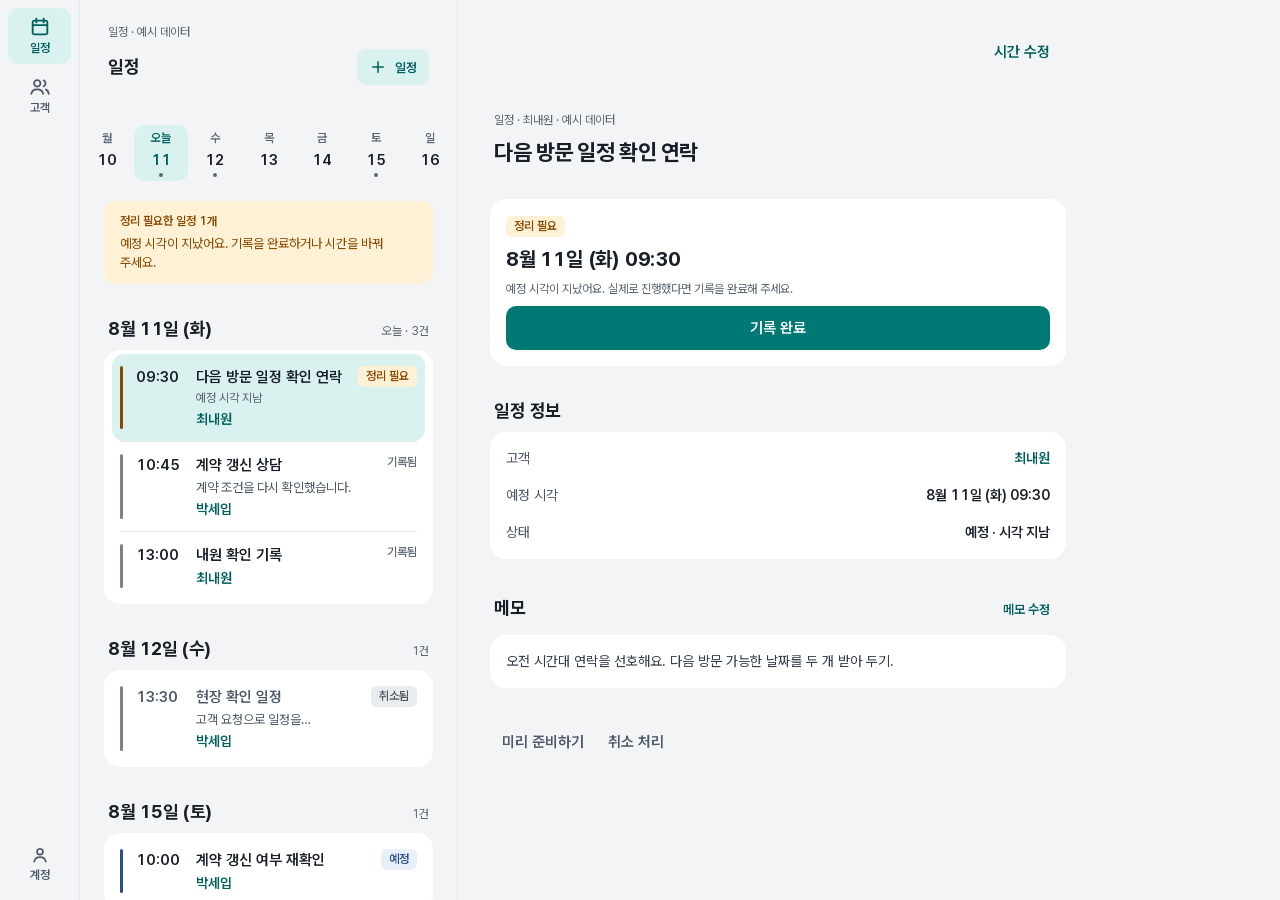
<file: legacy-review-pending/90-meta-handoff/design-engineering/2026-11-f1-principal-design/mockups/carelog/06-record/index.html>
<!doctype html>
<html lang="ko"><head><meta charset="utf-8"><meta name="viewport" content="width=device-width,initial-scale=1,viewport-fit=cover">
<title>F1 시안 ⑥ Carelog 업무 기록</title>
<!-- F1 mockup (Fable F1, 2026-11-24). Self-contained: Foundation v1.0.0 tokens.css + ds.css (design-system@021e40e) + f1.css inlined. Example data only. Query: ?view=…&mode=dark -->
<style>
/* Ranikun Labs vNext-2 · preview mapping of tokens/*.tokens.json (hand-written, NOT generated).
   Values must equal the DTCG files; tokens/README.md has the check. Resolution order:
   foundation -> mode(light|dark) -> product(finance|carelog-a|carelog-b) x mode -> density(comfortable|compact). */
@font-face { font-family: "Pretendard Variable"; src: url("../../_shared/PretendardVariable.subset.woff2") format("woff2"); font-weight: 45 920; }

:root {
  --font-sans: "Pretendard Variable", Pretendard, -apple-system, "Apple SD Gothic Neo", "Noto Sans KR", sans-serif;
  /* spacing (foundation, limited scale) */
  --space-4: 4px; --space-8: 8px; --space-12: 12px; --space-16: 16px; --space-20: 20px;
  --space-24: 24px; --space-32: 32px; --space-40: 40px; --space-48: 48px;
  /* radius (independent of density, D3 candidates) */
  --radius-badge: 6px; --radius-control: 10px; --radius-inset: 12px; --radius-card: 16px; --radius-sheet: 24px; --radius-full: 999px;
  --touch-min: 44px;
  --rail-width: 3px;
}

/* ---------- mode: light (neutral + status, shared by all products) ---------- */
[data-mode="light"] {
  --color-bg-page: #f2f4f6;
  --color-surface-card: #ffffff;
  --color-surface-inset: #f2f4f6;
  --color-surface-control: #e9ecef;
  --color-surface-overlay: #ffffff;
  --color-scrim: rgba(15, 17, 20, 0.52);
  --color-text-strong: #191f28;
  --color-text-body: #333d4b;
  --color-text-secondary: #4e5968;
  --color-text-tertiary: #5b6673;
  --color-text-disabled: #8b95a1;
  --color-line-divider: #e5e8eb;
  --color-line-border: #d1d6db;
  --color-line-control: #78838f;
  --color-status-success-fg: #0a6b3b; --color-status-success-bg: #e5f4ec;
  --color-status-warning-fg: #8a4a00; --color-status-warning-bg: #fff1d6;
  --color-status-danger-fg: #c42336;  --color-status-danger-bg: #fdebed; --color-status-danger-solid: #c42336; --color-status-danger-on-solid: #ffffff;
  --color-status-conflict-fg: #6b3fb4; --color-status-conflict-bg: #f0eafb;
  --color-status-info-fg: #2a4f86;    --color-status-info-bg: #e9eff8;
  --color-status-neutral-fg: #4e5968; --color-status-neutral-bg: #e9ecef;
  --shadow-overlay: 0 8px 28px rgba(15, 17, 20, 0.16);
  color-scheme: light;
}
/* ---------- mode: dark ---------- */
[data-mode="dark"] {
  --color-bg-page: #0f1114;
  --color-surface-card: #1a1d21;
  --color-surface-inset: #22262b;
  --color-surface-control: #2a2f35;
  --color-surface-overlay: #22262b;
  --color-scrim: rgba(0, 0, 0, 0.64);
  --color-text-strong: #f2f4f6;
  --color-text-body: #d1d6db;
  --color-text-secondary: #b4bcc5;
  --color-text-tertiary: #98a2ad;
  --color-text-disabled: #6b7580;
  --color-line-divider: #2a2f35;
  --color-line-border: #3a4048;
  --color-line-control: #7f8995;
  --color-status-success-fg: #5fd08f; --color-status-success-bg: #12301f;
  --color-status-warning-fg: #f0b44c; --color-status-warning-bg: #33260c;
  --color-status-danger-fg: #ff8a95;  --color-status-danger-bg: #3a1519; --color-status-danger-solid: #ff7a87; --color-status-danger-on-solid: #1a0508;
  --color-status-conflict-fg: #b79cf0; --color-status-conflict-bg: #261a40;
  --color-status-info-fg: #8fb2ea;    --color-status-info-bg: #172538;
  --color-status-neutral-fg: #b4bcc5; --color-status-neutral-bg: #2a2f35;
  --shadow-overlay: 0 8px 28px rgba(0, 0, 0, 0.5);
  color-scheme: dark;
}

/* ---------- product brand x mode (4 tokens each; status never refers to these) ---------- */
[data-product="finance"][data-mode="light"]   { --color-brand-strong: #1d64d8; --color-brand-deep: #174fb0; --color-brand-subtle: #e8f0fd; --color-brand-on-strong: #ffffff; }
[data-product="finance"][data-mode="dark"]    { --color-brand-strong: #4f95ff; --color-brand-deep: #9cc2ff; --color-brand-subtle: #172a4d; --color-brand-on-strong: #0b1220; }
[data-product="carelog-a"][data-mode="light"] { --color-brand-strong: #1c719a; --color-brand-deep: #005d84; --color-brand-subtle: #dceefa; --color-brand-on-strong: #ffffff; }
[data-product="carelog-a"][data-mode="dark"]  { --color-brand-strong: #4fa8d6; --color-brand-deep: #a6d3ee; --color-brand-subtle: #13283a; --color-brand-on-strong: #0b1220; }
[data-product="carelog-b"][data-mode="light"] { --color-brand-strong: #007974; --color-brand-deep: #00605c; --color-brand-subtle: #d9f1ef; --color-brand-on-strong: #ffffff; }
[data-product="carelog-b"][data-mode="dark"]  { --color-brand-strong: #3cb7ab; --color-brand-deep: #8fe0d6; --color-brand-subtle: #0f2e2c; --color-brand-on-strong: #0b1220; }
[data-product] { --color-focus: var(--color-brand-strong); }

/* ---------- density (information amount & spacing; NOT responsive, NOT radius) ---------- */
[data-density="comfortable"] {
  --type-page-title-weight: 700; --type-page-title-tracking: -0.48px; --type-section-title-weight: 700; --type-section-title-tracking: -0.18px; --type-content-title-weight: 600; --type-content-title-tracking: 0px; --type-key-value-weight: 700; --type-key-value-tracking: -0.22px; --type-body-weight: 400; --type-body-tracking: 0px; --type-reading-weight: 400; --type-reading-tracking: 0px; --type-supporting-weight: 400; --type-supporting-tracking: 0px; --type-meta-weight: 400; --type-meta-tracking: 0px; --type-label-weight: 600; --type-label-tracking: 0px;
  --type-page-title-size: 24px; --type-page-title-line: 32px;
  --type-section-title-size: 18px; --type-section-title-line: 26px;
  --type-content-title-size: 16px; --type-content-title-line: 24px;
  --type-key-value-size: 22px; --type-key-value-line: 30px;
  --type-body-size: 15px; --type-body-line: 24px;
  --type-reading-size: 16px; --type-reading-line: 27px;
  --type-supporting-size: 14px; --type-supporting-line: 20px;
  --type-meta-size: 13px; --type-meta-line: 18px;
  --type-label-size: 13px; --type-label-line: 18px;
  --layout-page-gutter: 16px; --layout-section-gap: 40px; --layout-title-gap: 12px;
  --layout-card-padding: 20px; --layout-group-gap: 20px; --layout-item-gap: 8px;
  --control-height: 48px; --control-height-small: 36px; --list-row-min: 56px;
}
[data-density="compact"] {
  --type-page-title-weight: 700; --type-page-title-tracking: -0.44px; --type-section-title-weight: 700; --type-section-title-tracking: -0.18px; --type-content-title-weight: 600; --type-content-title-tracking: 0px; --type-key-value-weight: 700; --type-key-value-tracking: -0.2px; --type-body-weight: 400; --type-body-tracking: 0px; --type-reading-weight: 400; --type-reading-tracking: 0px; --type-supporting-weight: 400; --type-supporting-tracking: 0px; --type-meta-weight: 400; --type-meta-tracking: 0px; --type-label-weight: 600; --type-label-tracking: 0px;
  --type-page-title-size: 22px; --type-page-title-line: 30px;
  --type-section-title-size: 18px; --type-section-title-line: 26px;
  --type-content-title-size: 15px; --type-content-title-line: 22px;
  --type-key-value-size: 20px; --type-key-value-line: 28px;
  --type-body-size: 14px; --type-body-line: 21px;
  --type-reading-size: 15px; --type-reading-line: 24px;
  --type-supporting-size: 13px; --type-supporting-line: 19px;
  --type-meta-size: 12px; --type-meta-line: 17px;
  --type-label-size: 12px; --type-label-line: 17px;
  --layout-page-gutter: 16px; --layout-section-gap: 32px; --layout-title-gap: 8px;
  --layout-card-padding: 16px; --layout-group-gap: 16px; --layout-item-gap: 8px;
  --control-height: 44px; --control-height-small: 36px; --list-row-min: 52px;
}

/* Ranikun Labs vNext-2 · component & pattern styles for preview (candidate C system).
   Rule: every color, font size, gap and radius reads a token from tokens.css. Literal values are allowed
   only from the exception list in docs/04-guidelines.md §5 (1px lines, 2px focus/timeline, icon boxes,
   app bar 56, tab 52/12/16, input 16/24 and textarea 112, preview frame and layout widths 393/852/1360/860/220/360/720,
   env() 0px fallbacks). verification/literal-values.md lists every occurrence. */
.ds, .ds * { box-sizing: border-box; }
.ds { font-family: var(--font-sans); color: var(--color-text-body); background: var(--color-bg-page);
  font-size: var(--type-body-size); line-height: var(--type-body-line); -webkit-font-smoothing: antialiased;
  font-variant-numeric: tabular-nums; word-break: keep-all; overflow-wrap: anywhere; }
.ds h1, .ds h2, .ds h3, .ds p, .ds ul, .ds ol { margin: 0; padding: 0; }
.ds ul { list-style: none; }
/* rc2 (Fable M1 / Sol MAJOR-01): zero-specificity reset so component typography (.btn, .select-chip, .checkbox) wins. */
:where(.ds) :where(button) { font: inherit; }
.ds :focus-visible { outline: 2px solid var(--color-focus); outline-offset: 2px; }
.ds svg { display: block; flex: none; }

/* ---- typography roles (size + weight + color + line height decided together) ---- */
.t-page-title    { font-size: var(--type-page-title-size); line-height: var(--type-page-title-line); font-weight: var(--type-page-title-weight); letter-spacing: var(--type-page-title-tracking); color: var(--color-text-strong); }
.t-section-title { font-size: var(--type-section-title-size); line-height: var(--type-section-title-line); font-weight: var(--type-section-title-weight); letter-spacing: var(--type-section-title-tracking); color: var(--color-text-strong); }
.t-content-title { font-size: var(--type-content-title-size); line-height: var(--type-content-title-line); font-weight: var(--type-content-title-weight); letter-spacing: var(--type-content-title-tracking); color: var(--color-text-strong); }
.t-key-value     { font-size: var(--type-key-value-size); line-height: var(--type-key-value-line); font-weight: var(--type-key-value-weight); letter-spacing: var(--type-key-value-tracking); color: var(--color-text-strong); }
.t-body          { font-size: var(--type-body-size); line-height: var(--type-body-line); font-weight: var(--type-body-weight); letter-spacing: var(--type-body-tracking); color: var(--color-text-body); }
.t-reading       { font-size: var(--type-reading-size); line-height: var(--type-reading-line); font-weight: var(--type-reading-weight); letter-spacing: var(--type-reading-tracking); color: var(--color-text-strong); }
.t-supporting    { font-size: var(--type-supporting-size); line-height: var(--type-supporting-line); font-weight: var(--type-supporting-weight); letter-spacing: var(--type-supporting-tracking); color: var(--color-text-secondary); }
.t-meta          { font-size: var(--type-meta-size); line-height: var(--type-meta-line); font-weight: var(--type-meta-weight); letter-spacing: var(--type-meta-tracking); color: var(--color-text-tertiary); }
.t-label         { font-size: var(--type-label-size); line-height: var(--type-label-line); font-weight: var(--type-label-weight); letter-spacing: var(--type-label-tracking); color: var(--color-text-secondary); }
.t-strong { font-weight: 600; color: var(--color-text-strong); }

/* ---- frames ---- */
.phone { width: 393px; max-width: 100%; min-height: 852px; margin: 0; display: flex; flex-direction: column; background: var(--color-bg-page); position: relative; }
.appbar { display: flex; align-items: center; gap: var(--space-4); min-height: 56px; padding: 0 var(--space-8) 0 var(--space-4); }
.appbar .spacer { flex: 1; }
.appbar .appbar-title { flex: 1; min-width: 0; font-size: var(--type-content-title-size); line-height: var(--type-content-title-line); font-weight: 600; color: var(--color-text-strong); }
.page { flex: 1; padding: var(--space-8) var(--layout-page-gutter) var(--space-48); display: flex; flex-direction: column; gap: var(--layout-section-gap); min-width: 0; }
.page-header { display: flex; flex-direction: column; gap: var(--space-8); padding: 0 var(--space-4); }
.page-header .head-row { display: flex; align-items: flex-start; justify-content: space-between; gap: var(--space-12); }

/* ---- surface / layer ---- */
.section { display: flex; flex-direction: column; gap: var(--layout-title-gap); min-width: 0; }
.section-head { display: flex; align-items: baseline; justify-content: space-between; gap: var(--space-12); padding: 0 var(--space-4); }
.card { background: var(--color-surface-card); border-radius: var(--radius-card); padding: var(--layout-card-padding); display: flex; flex-direction: column; gap: var(--layout-group-gap); min-width: 0; }
.card.tight { gap: var(--space-12); }
.card.flush { padding-top: var(--space-4); padding-bottom: var(--space-4); gap: 0; }
.inset { background: var(--color-surface-inset); border-radius: var(--radius-inset); padding: var(--space-12) var(--space-16); display: flex; flex-direction: column; gap: var(--space-4); }
.divider { height: 1px; background: var(--color-line-divider); border: 0; margin: 0; }
.stack { display: flex; flex-direction: column; gap: var(--layout-item-gap); min-width: 0; }
.stack-4 { display: flex; flex-direction: column; gap: var(--space-4); min-width: 0; }
.stack-12 { display: flex; flex-direction: column; gap: var(--space-12); min-width: 0; }
.inline { display: flex; align-items: baseline; gap: var(--space-8); flex-wrap: wrap; min-width: 0; }
.between { display: flex; align-items: center; justify-content: space-between; gap: var(--space-12); min-width: 0; }

/* ---- label-value ---- */
.kv { display: flex; flex-direction: column; }
.kv-row { display: flex; justify-content: space-between; align-items: baseline; gap: var(--space-16); padding: var(--space-8) 0; }
.kv-row .k { color: var(--color-text-secondary); font-size: var(--type-body-size); line-height: var(--type-body-line); flex: none; }
.kv-row .v { color: var(--color-text-strong); font-size: var(--type-body-size); line-height: var(--type-body-line); font-weight: 600; text-align: right; min-width: 0; }
.kv-stack .kv-row { flex-direction: column; align-items: stretch; gap: var(--space-4); }
.kv-stack .kv-row .v { text-align: left; font-weight: 400; color: var(--color-text-body); }

/* ---- list ---- */
.list-row { display: flex; align-items: center; gap: var(--space-12); min-height: var(--list-row-min); padding: var(--space-12) 0; color: inherit; text-decoration: none; position: relative; }
.list-row + .list-row { border-top: 1px solid var(--color-line-divider); }
.list-row .grow { flex: 1; min-width: 0; display: flex; flex-direction: column; gap: 2px; }
.list-row .chev { color: var(--color-text-tertiary); }
.list-row.rail { padding-left: var(--space-16); }
.list-row.rail::before { content: ""; position: absolute; left: 0; top: var(--space-12); bottom: var(--space-12); width: var(--rail-width); border-radius: 2px; background: var(--rail-color, var(--color-line-control)); }
.nav-row { display: flex; align-items: center; justify-content: space-between; gap: var(--space-12); min-height: var(--list-row-min); padding: 0 var(--space-4); color: var(--color-text-strong); }

/* ---- status label (text first; color only supports) ---- */
.status { display: inline-flex; align-items: center; gap: var(--space-4); font-size: var(--type-meta-size); line-height: var(--type-meta-line); font-weight: 600; padding: 2px var(--space-8); border-radius: var(--radius-badge); white-space: nowrap; background: var(--color-status-neutral-bg); color: var(--color-status-neutral-fg); }
.status.success { background: var(--color-status-success-bg); color: var(--color-status-success-fg); }
.status.warning { background: var(--color-status-warning-bg); color: var(--color-status-warning-fg); }
.status.danger  { background: var(--color-status-danger-bg);  color: var(--color-status-danger-fg); }
.status.info    { background: var(--color-status-info-bg);    color: var(--color-status-info-fg); }
.status.conflict{ background: var(--color-status-conflict-bg);color: var(--color-status-conflict-fg); }
.status.plain { background: transparent; padding: 0; color: var(--color-text-tertiary); font-weight: 500; }
.rail-planned { --rail-color: var(--color-status-info-fg); }
.rail-overdue { --rail-color: var(--color-status-warning-fg); }
.rail-done    { --rail-color: var(--color-line-control); }

/* ---- actions: meaning (primary/secondary/destructive) is separate from emphasis (strong/subtle/neutral/text) ---- */
.btn { appearance: none; border: 0; cursor: pointer; display: inline-flex; align-items: center; justify-content: center; gap: var(--space-8);
  min-height: var(--control-height); padding: 0 var(--space-20); border-radius: var(--radius-control);
  font-size: var(--type-content-title-size); line-height: var(--type-content-title-line); font-weight: var(--type-content-title-weight); text-align: center; max-width: 100%; text-decoration: none; }
.btn--strong  { background: var(--color-brand-strong); color: var(--color-brand-on-strong); }
.btn--subtle  { background: var(--color-brand-subtle); color: var(--color-brand-deep); }
.btn--neutral { background: var(--color-surface-control); color: var(--color-text-body); }
.btn--text    { background: transparent; color: var(--color-brand-deep); padding: 0 var(--space-8); min-height: var(--touch-min); }
.btn--text-neutral { background: transparent; color: var(--color-text-secondary); padding: 0 var(--space-8); min-height: var(--touch-min); }
.btn--danger-strong { background: var(--color-status-danger-solid); color: var(--color-status-danger-on-solid); }
.btn--danger-text { background: transparent; color: var(--color-status-danger-fg); padding: 0 var(--space-8); min-height: var(--touch-min); }
.btn--small { min-height: var(--control-height-small); padding: 0 var(--space-12); font-size: var(--type-supporting-size); line-height: var(--type-supporting-line); position: relative; }
/* rc2: visual 36 stays; transparent vertical extension makes the hit area 44 (project rule; WCAG 2.5.8 minimum is 24). Horizontal edges are not extended, so side-by-side buttons never overlap. */
.btn--small::after { content: ""; position: absolute; inset: -4px 0; }
.btn--small, .btn--text, .btn--text-neutral, .btn--danger-text, .select-chip { min-width: var(--touch-min); } /* rc2: 44 wide as well as 44 tall */
.btn--block { display: flex; width: 100%; }
.btn[disabled] { background: var(--color-surface-control); color: var(--color-text-disabled); cursor: not-allowed; }
.actions { display: flex; flex-direction: column; gap: var(--space-8); }
.actions .pair { display: grid; grid-template-columns: 1fr 1fr; gap: var(--space-8); }
.footer-action { position: sticky; bottom: 0; padding: var(--space-12) var(--layout-page-gutter) calc(var(--space-12) + env(safe-area-inset-bottom, 0px));
  background: linear-gradient(to top, var(--color-bg-page) 70%, transparent); }

/* ---- timeline (record history: original -> retrospectives) ---- */
.timeline { display: flex; flex-direction: column; }
.tl-item { display: grid; grid-template-columns: 20px minmax(0, 1fr); column-gap: var(--space-12); position: relative; padding-bottom: var(--layout-group-gap); }
.tl-item:last-child { padding-bottom: 0; }
.tl-item::before { content: ""; position: absolute; left: 9px; top: 18px; bottom: -2px; width: 2px; background: var(--color-line-divider); }
.tl-item:last-child::before { display: none; }
.tl-node { width: 10px; height: 10px; border-radius: 50%; margin: 6px 0 0 5px; background: var(--color-surface-card); box-shadow: inset 0 0 0 2px var(--color-line-control); }
.tl-node.now { box-shadow: inset 0 0 0 5px var(--color-brand-strong); }
.tl-body { display: flex; flex-direction: column; gap: var(--space-8); min-width: 0; }

/* ---- bullets & checks ---- */
.qlist { display: flex; flex-direction: column; gap: var(--space-8); }
.qlist li { display: grid; grid-template-columns: 16px minmax(0, 1fr); gap: var(--space-8); }
.qlist li::before { content: ""; width: 5px; height: 5px; border-radius: 50%; background: var(--color-text-tertiary); margin: calc(var(--type-body-line) / 2 - 2px) 0 0 5px; }
.check { display: grid; grid-template-columns: 20px minmax(0, 1fr); gap: var(--space-8); align-items: start; }
.check .mark { width: 20px; height: 20px; border-radius: 50%; display: flex; align-items: center; justify-content: center; margin-top: 2px; }
.check .mark.on { background: var(--color-status-neutral-bg); color: var(--color-text-strong); }
.check .mark.off { box-shadow: inset 0 0 0 1.5px var(--color-line-control); }

/* ---- navigation ---- */
.tabbar { position: sticky; bottom: 0; display: grid; grid-template-columns: 1fr 1fr; background: var(--color-surface-card); border-top: 1px solid var(--color-line-divider); padding: var(--space-4) var(--space-8) calc(var(--space-4) + env(safe-area-inset-bottom, 0px)); }
.tab { display: flex; flex-direction: column; align-items: center; gap: 2px; min-height: 52px; justify-content: center; font-size: 12px; line-height: 16px; font-weight: 600; color: var(--color-text-tertiary); }
.tab.on { color: var(--color-text-strong); }
.iconbtn { appearance: none; border: 0; background: transparent; width: var(--touch-min); height: var(--touch-min); border-radius: var(--radius-control); display: inline-flex; align-items: center; justify-content: center; color: var(--color-text-strong); cursor: pointer; }

/* ---- field ---- */
.field { display: flex; flex-direction: column; gap: var(--space-8); }
.input { min-height: var(--control-height); border-radius: var(--radius-control); background: var(--color-surface-card); box-shadow: inset 0 0 0 1px var(--color-line-control); padding: var(--space-12) var(--space-16); color: var(--color-text-strong); font-size: 16px; line-height: 24px; }
.input.area { min-height: 112px; }

/* ---- desktop frame ---- */
.desktop { width: 1360px; min-height: 860px; display: grid; grid-template-columns: 220px minmax(0, 1fr); background: var(--color-bg-page); }
.sidenav { padding: var(--space-24) var(--space-12); display: flex; flex-direction: column; gap: var(--space-4); }
.sidenav .brandmark { font-size: var(--type-content-title-size); font-weight: 700; color: var(--color-text-strong); padding: var(--space-8) var(--space-12) var(--space-20); }
.navitem { display: flex; align-items: center; gap: var(--space-12); min-height: var(--touch-min); padding: 0 var(--space-12); border-radius: var(--radius-control); font-weight: 600; color: var(--color-text-secondary); }
.navitem.on { background: var(--color-surface-card); color: var(--color-text-strong); }
.dmain { padding: var(--space-40) var(--space-48); display: flex; flex-direction: column; gap: var(--layout-section-gap); min-width: 0; }
.split { display: grid; grid-template-columns: 360px minmax(0, 1fr); gap: var(--space-24); align-items: start; }
.split.main-aside { grid-template-columns: minmax(0, 1fr) 360px; }
.readable { max-width: 720px; }

/* ---- vNext-2 Delta: three different "check" meanings (Finding 3) ---- */
/* 1) Status display (completed review, read-only): .check .mark.on/.off above. Not focusable, no role. */
/* 2) Checkbox (interactive, review in progress / include context): a real control. */
.checkbox { appearance: none; border: 0; background: transparent; display: grid; grid-template-columns: 24px minmax(0, 1fr); gap: var(--space-12); align-items: start; width: 100%; min-height: var(--touch-min); padding: var(--space-8) 0; text-align: left; cursor: pointer; color: var(--color-text-body); font-size: var(--type-body-size); line-height: var(--type-body-line); }
.checkbox .box { width: 22px; height: 22px; margin-top: 1px; border-radius: var(--radius-badge); box-shadow: inset 0 0 0 1.5px var(--color-line-control); display: flex; align-items: center; justify-content: center; color: transparent; }
.checkbox[aria-checked="true"] .box { background: var(--color-brand-strong); box-shadow: none; color: var(--color-brand-on-strong); }
/* 3) Select chip (choose what to include in the record): toggle button, label never changes ("함께 남기기").
      State = aria-pressed + check icon + subtle face. Label text is fixed so it never reads as "saved". */
.select-chip { appearance: none; border: 0; cursor: pointer; display: inline-flex; align-items: center; gap: var(--space-4); min-height: var(--control-height-small); padding: 0 var(--space-12); border-radius: var(--radius-full);
  font-size: var(--type-supporting-size); line-height: var(--type-supporting-line); font-weight: var(--type-label-weight); background: var(--color-surface-control); color: var(--color-text-body); white-space: nowrap; position: relative; flex-shrink: 0; }
.select-chip::after { content: ""; position: absolute; inset: -4px 0; } /* 36 visual + 4px transparent extension each side = 44 touch */
.select-chip .tick { display: none; }
.select-chip[aria-pressed="true"] { background: var(--color-brand-subtle); color: var(--color-brand-deep); }
.select-chip[aria-pressed="true"] .tick { display: block; }
.select-chip[aria-disabled="true"] { background: var(--color-surface-control); color: var(--color-text-disabled); cursor: not-allowed; }
/* quiet variant for long lists (4+ items): off state drops to text strength, on state keeps the subtle face */
.select-chip--quiet { background: transparent; color: var(--color-text-secondary); padding: 0 var(--space-8); }
.select-chip--quiet[aria-disabled="true"] { background: transparent; }

/* ---- adopted from production feedback ---- */
.chips { display: flex; gap: var(--space-8); flex-wrap: wrap; }
.list-row.sel { background: var(--color-brand-subtle); margin: 0 calc(var(--space-12) * -1); padding-left: var(--space-12); padding-right: var(--space-12); border-radius: var(--radius-inset); }
.sr { position: absolute; width: 1px; height: 1px; overflow: hidden; clip: rect(0 0 0 0); white-space: nowrap; }
/* key block: the one emphasized area of a calm screen (C emphasis inside B composition) */
.key-block { display: flex; flex-direction: column; gap: var(--space-8); }
.kv > .kv-row:first-child { padding-top: 0; } .kv > .kv-row:last-child { padding-bottom: 0; }
/* WCAG 2.4.11: keep focused items clear of the sticky footer (footer = 12 + control 48 + 12 + gradient ≈ 96). Exception listed in docs/04 §5. */
html:has(.footer-action) { scroll-padding-bottom: 96px; }

/* rc2 (Fable 후속 / Sol MINOR-02): review annotations are NOT product UI. Never implement .anno content in FE. */
.anno { display: inline-flex; align-items: center; gap: var(--space-4); font-size: 12px; line-height: 16px; color: var(--color-text-tertiary); border: 1px dashed var(--color-line-control); border-radius: var(--radius-badge); padding: 2px var(--space-8); }
.anno::before { content: "검수 메모"; font-weight: 600; }

/* F1 adaptive mockup layer (Fable F1, 2026-11-24). Mockup only — NOT FE code.
   Colors, type, spacing and radius read Foundation v1.0.0 tokens (tokens.css) and ds.css classes.
   Literal px here are layout widths decided by each product Host (docs/04 §5): 56/64 bars, 80/224 rails,
   660/760/520/560/640/720 measures, 300/320/360 aside and master columns, 1360 host.
   Elements that do not exist in v1.0.0 carry data-f1="C:<name>" (v1.1 candidate) or data-f1="D:<name>" (Owner gate). */
[hidden] { display: none !important; }
html, body { margin: 0; background: var(--color-bg-page); }
html { scroll-padding-bottom: 96px; }
textarea.input, input.input, select.input { display: block; width: 100%; border: 0; font-family: inherit; }
textarea.input { resize: none; }
.input::placeholder { color: var(--color-text-tertiary); }
.app { min-height: 100dvh; display: flex; flex-direction: column; background: var(--color-bg-page); }
.host { flex: 1; display: flex; min-width: 0; width: 100%; margin: 0 auto; }
.content { flex: 1; min-width: 0; display: flex; flex-direction: column; }
.skip { position: absolute; left: -9999px; }
.skip:focus { left: var(--space-16); top: var(--space-8); z-index: 10; background: var(--color-surface-card); color: var(--color-text-strong); padding: var(--space-8) var(--space-12); border-radius: var(--radius-control); }
.page { width: 100%; margin: 0 auto; }
.grow { flex: 1; min-width: 0; }
.row { display: flex; align-items: center; gap: var(--space-8); min-width: 0; }
.wrap { flex-wrap: wrap; }
.link { color: var(--color-brand-deep); font-weight: 600; text-decoration: none; display: inline-flex; align-items: center; min-height: var(--touch-min); min-width: var(--touch-min); }
.kv-row .link { justify-content: flex-end; margin: calc(var(--space-12) * -1) 0; }
.clamp-1 { display: -webkit-box; -webkit-line-clamp: 1; -webkit-box-orient: vertical; overflow: hidden; }
.clamp-2 { display: -webkit-box; -webkit-line-clamp: 2; -webkit-box-orient: vertical; overflow: hidden; }
.pre { white-space: pre-wrap; }
.tabbar { z-index: 3; }
.tab { text-decoration: none; }
.footer-action { z-index: 2; }
.footer-action .bar { display: flex; align-items: center; gap: var(--space-12); width: 100%; margin: 0 auto; }
.footer-action .bar .btn { flex: 1; }
.footer-action .bar .t-meta { display: none; }

/* ---------- C: Notice (status sentence block; canvas v1.1 component, FD-1) ---------- */
.notice { display: flex; flex-direction: column; gap: var(--space-4); padding: var(--space-12) var(--space-16); border-radius: var(--radius-inset); background: var(--color-status-neutral-bg); color: var(--color-text-body); }
.notice .t-label { color: inherit; }
.notice.warning { background: var(--color-status-warning-bg); color: var(--color-status-warning-fg); }
.notice.info { background: var(--color-status-info-bg); color: var(--color-status-info-fg); }
.notice.danger { background: var(--color-status-danger-bg); color: var(--color-status-danger-fg); }
.notice p { color: inherit; }

/* ---------- C: Field (label + hint + error; canvas v1.1 Field, FD-1) ---------- */
.field > label, .field > .lbl { font-size: var(--type-label-size); line-height: var(--type-label-line); font-weight: var(--type-label-weight); color: var(--color-text-secondary); }
.field .req { color: var(--color-text-tertiary); font-weight: 400; }
.input.reading { font-size: 16px; line-height: 24px; min-height: 160px; }
.input.err { box-shadow: inset 0 0 0 2px var(--color-status-danger-fg); }
.field .err-msg { color: var(--color-status-danger-fg); font-size: var(--type-supporting-size); line-height: var(--type-supporting-line); }
/* C: Choice (single choice, native radio semantics; FD-7 Radio/Segmented) */
.choice { display: flex; flex-wrap: wrap; gap: var(--space-8); }
.choice .opt { display: inline-flex; align-items: center; gap: var(--space-8); min-height: var(--touch-min); padding: 0 var(--space-16); border-radius: var(--radius-control); background: var(--color-surface-control); color: var(--color-text-body); font-size: var(--type-body-size); line-height: var(--type-body-line); font-weight: 600; cursor: pointer; }
.choice .opt .dot { width: 20px; height: 20px; border-radius: 50%; box-shadow: inset 0 0 0 1.5px var(--color-line-control); flex: none; }
.choice .opt.on { background: var(--color-brand-subtle); color: var(--color-brand-deep); }
.choice .opt.on .dot { box-shadow: inset 0 0 0 6px var(--color-brand-strong); }
.choice.block { flex-direction: column; }
.choice.block .opt { width: 100%; }

/* ---------- C: skeleton (loading placeholder; FD-7) ---------- */
.sk { background: var(--color-surface-control); border-radius: var(--radius-badge); min-height: var(--space-16); }
.steps { display: flex; flex-direction: column; gap: var(--space-8); }
.steps li { display: grid; grid-template-columns: 20px minmax(0, 1fr); gap: var(--space-8); color: var(--color-text-tertiary); }
.steps li.done { color: var(--color-text-body); }
.steps li.now { color: var(--color-text-strong); font-weight: 600; }
.steps .st { width: 20px; height: 20px; border-radius: 50%; margin-top: 2px; box-shadow: inset 0 0 0 1.5px var(--color-line-control); display: flex; align-items: center; justify-content: center; }
.steps li.done .st { background: var(--color-status-neutral-bg); box-shadow: none; color: var(--color-text-strong); }
.steps li.now .st { box-shadow: inset 0 0 0 5px var(--color-brand-strong); }

/* ---------- panes (list | detail, main | aside). Activation rule differs per Host, see below ---------- */
.panes { display: block; width: 100%; }
.pane { min-width: 0; }
.pane-head { display: none; }
.aside-col { display: none; }

/* =====================================================================
   FINANCE HOST (A: finance-harness-fe docs/nav-map.md, docs/route-architecture.md §7, src/constants/layout.ts)
   <768 bottom tabs (root screens) / context bar (inner screens)
   >=768 top navigation, also 1024-1279 portrait
   >=1024 landscape or >=1280: left rail. Host max 1360. Measures: reading 660, result 760.
   ===================================================================== */
.fin .host { max-width: 1360px; }
.fin .topbar { display: flex; align-items: center; gap: var(--space-12); min-height: 56px; padding: 0 var(--space-8) 0 var(--space-20); border-bottom: 1px solid var(--color-line-divider); }
.fin .topbar .brand { flex: 1; font-size: var(--type-content-title-size); line-height: var(--type-content-title-line); font-weight: 700; color: var(--color-text-strong); }
.fin .topbar .acct { flex: 1; display: flex; justify-content: flex-end; }
.fin .pnav-top, .fin .pnav-rail { display: none; }
.fin[data-screen="inner"] .topbar, .fin[data-screen="inner"] .tabbar { display: none; }
.fin .page { padding-top: var(--space-24); }
.fin[data-screen="inner"] .page { padding-top: var(--space-8); }
.fin .m-reading { max-width: 660px; }
.fin .m-result { max-width: 760px; }
/* C: Navigation top (segmented) */
.seg { display: inline-flex; gap: var(--space-4); padding: var(--space-4); border-radius: var(--radius-inset); background: var(--color-surface-control); }
.seg a { display: inline-flex; align-items: center; gap: var(--space-8); min-height: var(--touch-min); padding: 0 var(--space-20); border-radius: var(--radius-control); font-size: var(--type-supporting-size); line-height: var(--type-supporting-line); font-weight: 600; color: var(--color-text-secondary); text-decoration: none; }
.seg a.on { background: var(--color-surface-card); color: var(--color-text-strong); }
.navitem { text-decoration: none; font-size: var(--type-body-size); line-height: var(--type-body-line); }
body[data-view="list"] .fin .pane-detail, body[data-view="detail"] .fin .pane-master { display: none; }

@media (min-width: 768px) {
  .fin .topbar, .fin[data-screen="inner"] .topbar { display: flex; min-height: 64px; padding: 0 max(var(--space-16), calc((100vw - 1360px) / 2 + var(--space-16))) 0 max(var(--space-24), calc((100vw - 1360px) / 2 + var(--space-24))); }
  .fin .topbar .brand { flex: 1; }
  .fin .tabbar { display: none; }
  .fin .pnav-top { display: block; }
  .fin .page, .fin[data-screen="inner"] .page { padding: var(--space-24) var(--space-24) var(--space-48); }
  .fin .appbar { padding: 0; margin-left: calc(var(--space-12) * -1); min-height: var(--touch-min); }
  .footer-action .bar .btn { flex: none; min-width: 200px; }
  .footer-action .bar .t-meta { display: block; flex: 1; }
  .footer-action { padding-left: var(--space-24); padding-right: var(--space-24); }
}
@media (min-width: 1024px) and (orientation: landscape), (min-width: 1280px) {
  .fin .pnav-top { display: none; }
  .fin .pnav-rail { display: flex; flex-direction: column; gap: var(--space-4); width: 224px; flex: none; padding: var(--space-24) var(--space-12); border-right: 1px solid var(--color-line-divider); position: sticky; top: 0; align-self: flex-start; height: calc(100dvh - 65px); }
  .fin .page, .fin[data-screen="inner"] .page { padding: var(--space-32) var(--space-32) var(--space-48); }
  /* A: approved two-pane #1 Journal List | Detail and #2 Original | Retrospective only */
  .fin .panes.two { display: grid; grid-template-columns: minmax(300px, 0.38fr) minmax(0, 1fr); align-items: start; }
  .fin .panes.two .pane-master, .fin .panes.two .pane-detail { display: block !important; }
  .fin .panes.two .pane-master { border-right: 1px solid var(--color-line-divider); position: sticky; top: 0; max-height: calc(100dvh - 65px); overflow: auto; }
  .fin .panes.two .page { padding: var(--space-32) var(--space-24) var(--space-48); margin: 0; }
  .fin .panes.two .pane-detail .page { max-width: 720px; padding-left: var(--space-32); padding-right: var(--space-32); }
  .fin .panes.two .appbar .iconbtn.back { display: none; }
  .fin .panes.even { grid-template-columns: minmax(0, 1fr) minmax(0, 1fr); }
  .fin .panes.even .pane-detail .page { max-width: none; }
}
/* main | aside (Result + "기록으로 이어가기"). Needs 760 + 24 + 300 inside the main area, so only from 1280 wide.
   This is NOT a Question | Result two-pane: the aside holds only the hand-off block that otherwise sits at the end of the page. */
@media (min-width: 1280px) {
  .fin .with-aside { display: grid; grid-template-columns: minmax(0, 760px) 300px; gap: var(--space-24); align-items: start; justify-content: center; padding: var(--space-32) var(--space-24) var(--space-48); }
  .fin .with-aside > .page { padding: 0; margin: 0; }
  .fin .with-aside .aside-col { display: flex; flex-direction: column; gap: var(--space-12); position: sticky; top: var(--space-24); }
  .fin .with-aside .inflow-handoff, .fin .with-aside ~ .footer-action { display: none; }
}

/* =====================================================================
   CARELOG HOST (A: carelog-fe docs/design/carelog/README.md "Responsive foundation", adaptiveHostModel.ts)
   <768 bottom navigation (2 tabs + account row) / >=768 left rail 80
   two-pane only when available width >= 1100 AND landscape (viewport >= 1180 with the 80 rail). D-3 kept.
   ===================================================================== */
.care .cnav { position: sticky; bottom: 0; z-index: 3; background: var(--color-surface-card); border-top: 1px solid var(--color-line-divider); padding-bottom: env(safe-area-inset-bottom, 0px); }
.care .cnav .tabs { display: grid; grid-template-columns: 1fr 1fr; padding: 0 var(--space-8); }
.care .cnav .tab { min-height: 56px; }
.care .cnav .acct { display: flex; align-items: center; justify-content: center; gap: var(--space-8); min-height: var(--touch-min); border-top: 1px solid var(--color-line-divider); font-size: var(--type-supporting-size); line-height: var(--type-supporting-line); font-weight: 600; color: var(--color-text-secondary); text-decoration: none; }
body[data-nav="one-row"] .care .cnav .tabs { grid-template-columns: 1fr 1fr 1fr; }
body[data-nav="one-row"] .care .cnav > .acct { display: none; }
body:not([data-nav="one-row"]) .care .cnav .tabs .tab.acct3 { display: none; }
.care .crail { display: none; }
.care .page { padding-top: var(--space-16); }
.care .m-readable { max-width: 560px; }
.care .m-scan { max-width: 720px; }
body[data-view="list"] .care .pane-detail, body[data-view="detail"] .care .pane-master { display: none; }
@media (min-width: 768px) {
  .care .cnav { display: none; }
  .care .crail { display: flex; flex-direction: column; gap: var(--space-4); width: 80px; flex: none; padding: var(--space-8); border-right: 1px solid var(--color-line-divider); position: sticky; top: 0; align-self: flex-start; height: 100dvh; box-sizing: border-box; }
  .care .crail a { display: flex; flex-direction: column; align-items: center; justify-content: center; gap: 2px; min-height: 56px; border-radius: var(--radius-control); font-size: var(--type-label-size); line-height: var(--type-label-line); font-weight: 600; color: var(--color-text-secondary); text-decoration: none; }
  .care .crail a.on { background: var(--color-brand-subtle); color: var(--color-brand-deep); }
  .care .crail .sp { flex: 1; }
  .care .page { padding: var(--space-24) var(--space-24) var(--space-48); }
  .care .m-readable { max-width: 520px; }
}
@media (min-width: 1024px) { .care .m-readable { max-width: 560px; } }
@media (min-width: 1180px) and (orientation: landscape) {
  .care .panes.two { display: grid; grid-template-columns: minmax(360px, 0.46fr) minmax(0, 1fr); align-items: start; }
  .care .panes.two .pane-master, .care .panes.two .pane-detail { display: block !important; }
  .care .panes.two .pane-master { border-right: 1px solid var(--color-line-divider); position: sticky; top: 0; max-height: 100dvh; overflow: auto; }
  .care .panes.two .page { margin: 0; max-width: none; }
  .care .panes.two .pane-detail .page { max-width: 640px; padding-left: var(--space-32); padding-right: var(--space-32); }
  .care .panes.two .appbar .iconbtn.back { display: none; }
}

/* ---------- Carelog schedule pieces (product grammar kept: 3px rail + text status) ---------- */
.week { --week-bleed: var(--layout-page-gutter); margin: 0 calc(var(--week-bleed) * -1); display: grid; grid-template-columns: repeat(7, minmax(0, 1fr)); gap: 0; position: sticky; top: 0; z-index: 2; background: var(--color-bg-page); padding: var(--space-8) 0; }
.week .day { appearance: none; border: 0; background: transparent; display: flex; flex-direction: column; align-items: center; justify-content: center; gap: 2px; min-height: 56px; min-width: var(--touch-min); border-radius: var(--radius-control); font-size: var(--type-label-size); line-height: var(--type-label-line); font-weight: 600; color: var(--color-text-tertiary); cursor: pointer; }
.week .day b { font-size: var(--type-content-title-size); line-height: var(--type-content-title-line); font-weight: 600; color: var(--color-text-strong); }
.week .day.on { background: var(--color-brand-subtle); color: var(--color-brand-deep); }
.week .day.on b { color: var(--color-brand-deep); }
.week .day i { width: 4px; height: 4px; border-radius: 50%; background: var(--color-text-tertiary); }
.week .day i.none { background: transparent; }
.agenda-row { align-items: flex-start; }
.agenda-row .time { flex: none; width: 48px; font-size: var(--type-content-title-size); line-height: var(--type-content-title-line); font-weight: 600; color: var(--color-text-strong); }
.agenda-row.dim .time, .agenda-row.dim .ttl { color: var(--color-text-secondary); }
.list-row.rail::before { top: var(--space-12); bottom: var(--space-12); }
.list-row.pad { padding-left: var(--space-16); padding-right: var(--space-4); }
.card.flush .list-row.sel { margin: 0 calc(var(--space-8) * -1); padding-left: var(--space-8); padding-right: var(--space-8); }
.card.flush .list-row.rail.sel { padding-left: calc(var(--space-16) + var(--space-8)); }
.card.flush .list-row.rail.sel::before { left: var(--space-8); }

/* ---------- D: Finance follow-up thread (new pattern, Owner gate) ---------- */
.thread { display: flex; flex-direction: column; gap: var(--layout-section-gap); }
.turn { display: flex; flex-direction: column; gap: var(--layout-title-gap); }
.turn .q { padding: 0 var(--space-4); display: flex; flex-direction: column; gap: var(--space-4); }
.composer { position: sticky; bottom: 0; z-index: 2; padding: var(--space-12) var(--layout-page-gutter) calc(var(--space-12) + env(safe-area-inset-bottom, 0px)); background: linear-gradient(to top, var(--color-bg-page) 80%, transparent); }
.composer .box { display: flex; align-items: flex-end; gap: var(--space-8); width: 100%; margin: 0 auto; background: var(--color-surface-card); border-radius: var(--radius-card); padding: var(--space-8); box-shadow: inset 0 0 0 1px var(--color-line-control); }
.composer textarea { flex: 1; min-height: 48px; border: 0; background: transparent; font-family: inherit; font-size: 16px; line-height: 24px; color: var(--color-text-strong); padding: var(--space-12); resize: none; outline-offset: -2px; }
@media (min-width: 768px) { .composer { padding-left: var(--space-24); padding-right: var(--space-24); } }
@media (min-width: 1280px) { .fin .with-aside .composer { padding-left: 0; padding-right: 0; } }

/* annotation chip already defined in ds.css (.anno). Never implement .anno in product UI. */

/* view names per screen (narrow layouts show one pane) */
body[data-view="agenda"] .care .pane-detail, body[data-view="create"] .care .pane-master,
body[data-view="overdue"] .care .pane-master, body[data-view="occurred"] .care .pane-master { display: none; }
.agenda-row { position: relative; }
.agenda-row .hit { position: absolute; inset: 0; border-radius: var(--radius-inset); }
.agenda-row .link { position: relative; z-index: 1; align-self: flex-start; margin: calc(var(--space-12) * -1) 0; }
.agenda-row .status { position: relative; }
@media (min-width: 1180px) and (orientation: landscape) {
  body[data-view="overdue"] .care .agenda-row[data-ev="e-overdue"], body[data-view="occurred"] .care .agenda-row[data-ev="e-occurred"] { background: var(--color-brand-subtle); margin: 0 calc(var(--space-8) * -1); padding-right: var(--space-8); padding-left: calc(var(--space-16) + var(--space-8)); border-radius: var(--radius-inset); }
  body[data-view="overdue"] .care .agenda-row[data-ev="e-overdue"]::before, body[data-view="occurred"] .care .agenda-row[data-ev="e-occurred"]::before { left: var(--space-8); }
}
.fin .with-aside .aside-col { padding-top: 84px; }
.skip { min-height: var(--touch-min); display: inline-flex; align-items: center; }

/* selection face only exists when list and detail are visible together */
.pane-master .list-row.sel { background: transparent; }
@media (min-width: 1024px) and (orientation: landscape), (min-width: 1280px) {
  .fin .panes.two .pane-master .list-row.sel { background: var(--color-brand-subtle); }
  .fin .panes.two .appbar.only-back { display: none; }
  .fin .panes.two .pane-master { min-height: calc(100dvh - 65px); }
  .fin .panes.even .pane-detail .page { padding-top: 128px; }
}
@media (min-width: 1180px) and (orientation: landscape) {
  .care .panes.two .pane-master .list-row.sel { background: var(--color-brand-subtle); }
  .care .panes.two .pane-master { min-height: 100dvh; }
}
@media (min-width: 768px) { .fin .inflow-save { align-items: flex-start; } .fin .inflow-save .btn { min-width: 200px; } }
@media (min-width: 1280px) {
  .fin .with-aside ~ .composer { display: grid; grid-template-columns: minmax(0, 760px) 300px; gap: var(--space-24); justify-content: center; padding: var(--space-12) var(--space-24) var(--space-16); }
  .fin .with-aside ~ .composer .box { max-width: none; }
}

body[data-view="list"] .pane-master .list-row.sel, body[data-view="agenda"] .pane-master .list-row.sel { background: transparent !important; }

/* week strip bleeds to the page edge so 7 cells stay >= 44 wide at 320 and inside the 360 master column */
@media (min-width: 768px) { .week { --week-bleed: var(--space-24); } }

</style></head>
<body class="ds" data-product="carelog-b" data-mode="light" data-density="compact" data-view="overdue">
<!-- ===== view=overdue | occurred : 일정 상세 = 업무 기록 (/app/events/:id).
     PLANNED(정리 필요) -> 기록 완료 -> OCCURRED. Inline confirmation panel (no new Dialog). Wide landscape: agenda | detail. ===== -->
<div class="app care">
<a class="skip" href="#main-r">본문으로 건너뛰기</a>
<div class="host"><nav class="crail" aria-label="주요 탐색"><a href="#" class="ri on" aria-current="page"><svg width="22" height="22" viewBox="0 0 24 24" fill="none" stroke="currentColor" stroke-width="2" stroke-linecap="round" stroke-linejoin="round" aria-hidden="true"><rect x="4" y="5" width="16" height="15" rx="2"/><path d="M4 10h16M8 3v4M16 3v4"/></svg>일정</a><a href="#" class="ri"><svg width="22" height="22" viewBox="0 0 24 24" fill="none" stroke="currentColor" stroke-width="2" stroke-linecap="round" stroke-linejoin="round" aria-hidden="true"><circle cx="9" cy="8" r="3.5"/><path d="M2.5 19.5c.6-3.4 3.2-5 6.5-5s5.900 1.600 6.500 5M16 4.800a3.500 3.500 0 010 6.400M18.500 14.800c1.700.700 2.700 2.200 3 4.700"/></svg>고객</a><span class="sp"></span><a href="#" class="ri"><svg width="20" height="20" viewBox="0 0 24 24" fill="none" stroke="currentColor" stroke-width="2" stroke-linecap="round" stroke-linejoin="round" aria-hidden="true"><circle cx="12" cy="8" r="3.500"/><path d="M5 20c.700-3.700 3.500-5.500 7-5.500s6.300 1.800 7 5.500"/></svg>계정</a></nav>
<main id="main-r" class="content">
 <div class="panes two" id="rec-panes">
  <div class="pane pane-master">
   <div class="page m-scan">
    <div class="page-header"><p class="t-meta">일정 · 예시 데이터</p><div class="between"><h2 class="t-section-title">일정</h2><a class="btn btn--subtle btn--small" href="#" style="flex:none"><svg width="18" height="18" viewBox="0 0 24 24" fill="none" stroke="currentColor" stroke-width="2" stroke-linecap="round" stroke-linejoin="round" aria-hidden="true"><path d="M12 5v14M5 12h14"/></svg>일정</a></div></div>
    <div class="stack-12">
     <div class="week" role="group" aria-label="주간 일정" data-week-strip>
      <button class="day"><span>월</span><b>10</b><i class="none"></i></button><button class="day on" aria-pressed="true" aria-current="date" aria-label="8월 11일 화요일, 오늘, 일정 3개"><span>오늘</span><b>11</b><i></i></button><button class="day"><span>수</span><b>12</b><i></i></button><button class="day"><span>목</span><b>13</b><i class="none"></i></button><button class="day"><span>금</span><b>14</b><i class="none"></i></button><button class="day"><span>토</span><b>15</b><i></i></button><button class="day"><span>일</span><b>16</b><i class="none"></i></button>
     </div>
     <a class="notice warning" href="#" style="text-decoration:none" data-f1="C:Notice"><span class="t-label">정리 필요한 일정 1개</span><span class="t-supporting" style="color:inherit">예정 시각이 지났어요. 기록을 완료하거나 시간을 바꿔 주세요.</span></a>
    </div>
    <section class="section"><div class="section-head"><h2 class="t-section-title">8월 11일 (화)</h2><span class="t-meta">오늘 · 3건</span></div>
     <div class="card flush">
      <div class="list-row rail rail-overdue agenda-row" data-ev="e-overdue"><a class="hit" href="#" aria-label="09:30 다음 방문 일정 확인 연락, 최내원, 정리 필요"></a><span class="time">09:30</span><div class="grow"><span class="t-content-title ttl">다음 방문 일정 확인 연락</span><span class="t-meta">예정 시각 지남</span><a class="link" href="#">최내원</a></div><span class="status warning">정리 필요</span></div>
      <div class="list-row rail rail-done agenda-row" data-ev="e-occurred"><a class="hit" href="#" aria-label="10:45 계약 갱신 상담, 박세입, 기록됨"></a><span class="time">10:45</span><div class="grow"><span class="t-content-title ttl">계약 갱신 상담</span><span class="t-supporting clamp-1">계약 조건을 다시 확인했습니다.</span><a class="link" href="#">박세입</a></div><span class="status plain">기록됨</span></div>
      <div class="list-row rail rail-done agenda-row"><a class="hit" href="#" aria-label="13:00 내원 확인 기록, 최내원, 기록됨"></a><span class="time">13:00</span><div class="grow"><span class="t-content-title ttl">내원 확인 기록</span><a class="link" href="#">최내원</a></div><span class="status plain">기록됨</span></div>
     </div></section>
    <section class="section"><div class="section-head"><h2 class="t-section-title">8월 12일 (수)</h2><span class="t-meta">1건</span></div>
     <div class="card flush">
      <div class="list-row rail rail-done agenda-row dim"><a class="hit" href="#" aria-label="13:30 현장 확인 일정, 박세입, 취소됨"></a><span class="time">13:30</span><div class="grow"><span class="t-content-title ttl">현장 확인 일정</span><span class="t-supporting clamp-1">고객 요청으로 일정을 취소했습니다.</span><a class="link" href="#">박세입</a></div><span class="status">취소됨</span></div>
     </div></section>
    <section class="section"><div class="section-head"><h2 class="t-section-title">8월 15일 (토)</h2><span class="t-meta">1건</span></div>
     <div class="card flush">
      <div class="list-row rail rail-planned agenda-row"><a class="hit" href="#" aria-label="10:00 계약 갱신 여부 재확인, 박세입, 예정"></a><span class="time">10:00</span><div class="grow"><span class="t-content-title ttl">계약 갱신 여부 재확인</span><a class="link" href="#">박세입</a></div><span class="status info">예정</span></div>
     </div></section>
   </div>
  </div>
  <div class="pane pane-detail">
   <!-- overdue: the one thing to finish today -->
   <div class="page m-readable" data-show="overdue">
    <header class="appbar"><a class="iconbtn back" href="#" aria-label="일정으로 돌아가기"><svg width="24" height="24" viewBox="0 0 24 24" fill="none" stroke="currentColor" stroke-width="2" stroke-linecap="round" stroke-linejoin="round" aria-hidden="true"><path d="M15 6l-6 6 6 6"/></svg></a><span class="spacer"></span><button class="btn btn--text">시간 수정</button></header>
    <div class="page-header"><p class="t-meta">일정 · 최내원 · 예시 데이터</p><h1 class="t-page-title">다음 방문 일정 확인 연락</h1></div>
    <div class="card key-block"><div><span class="status warning">정리 필요</span></div><p class="t-key-value">8월 11일 (화) 09:30</p><span class="t-meta">예정 시각이 지났어요. 실제로 진행했다면 기록을 완료해 주세요.</span>
     <button class="btn btn--strong btn--block" data-state="default" aria-expanded="false">기록 완료</button>
     <div class="inset" data-state="confirm" role="group" aria-label="기록 완료 확인">
      <div class="field"><label for="occ">실제 시각</label><input id="occ" class="input" value="2026년 8월 11일 (화) 09:40" aria-describedby="occ-h"><p class="t-meta" id="occ-h">원래 예정 시각은 기록에 보존됩니다.</p></div>
      <div class="actions"><div class="pair"><button class="btn btn--neutral">닫기</button><button class="btn btn--strong">기록 완료</button></div></div>
     </div>
    </div>
    <section class="section"><div class="section-head"><h2 class="t-section-title">일정 정보</h2></div>
     <div class="card"><div class="kv"><div class="kv-row"><span class="k">고객</span><span class="v"><a class="link" href="#">최내원</a></span></div><div class="kv-row"><span class="k">예정 시각</span><span class="v">8월 11일 (화) 09:30</span></div><div class="kv-row"><span class="k">상태</span><span class="v">예정 · 시각 지남</span></div></div></div></section>
    <section class="section"><div class="section-head"><h2 class="t-section-title">메모</h2><button class="btn btn--text btn--small">메모 수정</button></div>
     <div class="card"><p class="t-body">오전 시간대 연락을 선호해요. 다음 방문 가능한 날짜를 두 개 받아 두기.</p></div></section>
    <div class="row wrap" style="padding:0 var(--space-4)"><button class="btn btn--text-neutral">미리 준비하기</button><button class="btn btn--text-neutral">취소 처리</button></div>
   </div>
   <!-- occurred: a finished record, read first -->
   <div class="page m-readable" data-show="occurred">
    <header class="appbar"><a class="iconbtn back" href="#" aria-label="일정으로 돌아가기"><svg width="24" height="24" viewBox="0 0 24 24" fill="none" stroke="currentColor" stroke-width="2" stroke-linecap="round" stroke-linejoin="round" aria-hidden="true"><path d="M15 6l-6 6 6 6"/></svg></a><span class="spacer"></span><button class="btn btn--text">시간 수정</button></header>
    <div class="page-header"><p class="t-meta">기록 · 박세입 · 예시 데이터</p><h1 class="t-page-title">계약 갱신 상담</h1></div>
    <div class="card key-block"><div><span class="status">기록됨</span></div><p class="t-key-value">8월 11일 (화) 10:45</p><span class="t-meta">실제 시각 · 원래 예정 10:00</span></div>
    <section class="section"><div class="section-head"><h2 class="t-section-title">메모</h2><button class="btn btn--text btn--small">메모 수정</button></div>
     <div class="card"><p class="t-body pre">계약 조건을 다시 확인했습니다.
갱신 의사는 있고, 관리비 항목만 다시 안내하기로 했어요.</p></div></section>
    <section class="section"><div class="section-head"><h2 class="t-section-title">일정 정보</h2></div>
     <div class="card"><div class="kv"><div class="kv-row"><span class="k">고객</span><span class="v"><a class="link" href="#">박세입</a></span></div><div class="kv-row"><span class="k">원래 예정 시각</span><span class="v">8월 11일 (화) 10:00</span></div><div class="kv-row"><span class="k">실제 시각</span><span class="v">8월 11일 (화) 10:45</span></div></div></div></section>
    <div class="row wrap" style="padding:0 var(--space-4)"><button class="btn btn--neutral btn--small">기록에 대해 질문</button><span class="anno">현행 항목 유지 · 계약 확인 대기</span></div>
   </div>
  </div>
 </div>
</main></div>
<nav class="cnav" aria-label="주요 탐색"><div class="tabs"><a href="#" class="tab on" aria-current="page"><svg width="22" height="22" viewBox="0 0 24 24" fill="none" stroke="currentColor" stroke-width="2" stroke-linecap="round" stroke-linejoin="round" aria-hidden="true"><rect x="4" y="5" width="16" height="15" rx="2"/><path d="M4 10h16M8 3v4M16 3v4"/></svg>일정</a><a href="#" class="tab"><svg width="22" height="22" viewBox="0 0 24 24" fill="none" stroke="currentColor" stroke-width="2" stroke-linecap="round" stroke-linejoin="round" aria-hidden="true"><circle cx="9" cy="8" r="3.5"/><path d="M2.5 19.5c.6-3.4 3.2-5 6.5-5s5.900 1.600 6.500 5M16 4.800a3.500 3.500 0 010 6.400M18.500 14.800c1.700.700 2.700 2.200 3 4.700"/></svg>고객</a><a href="#" class="tab acct3"><svg width="20" height="20" viewBox="0 0 24 24" fill="none" stroke="currentColor" stroke-width="2" stroke-linecap="round" stroke-linejoin="round" aria-hidden="true"><circle cx="12" cy="8" r="3.500"/><path d="M5 20c.700-3.700 3.500-5.500 7-5.500s6.300 1.800 7 5.500"/></svg>계정</a></div><a href="#" class="acct"><svg width="20" height="20" viewBox="0 0 24 24" fill="none" stroke="currentColor" stroke-width="2" stroke-linecap="round" stroke-linejoin="round" aria-hidden="true"><circle cx="12" cy="8" r="3.500"/><path d="M5 20c.700-3.700 3.500-5.500 7-5.500s6.300 1.800 7 5.500"/></svg>계정</a></nav>
</div>

<script>(function(){var q=new URLSearchParams(location.search),b=document.body,v=q.get('view')||b.dataset.view;b.dataset.view=v;if(q.get('mode'))b.dataset.mode=q.get('mode');if(q.get('nav'))b.dataset.nav=q.get('nav');if(q.get('state'))b.dataset.state=q.get('state');if(q.get('aside')==='off')[].forEach.call(document.querySelectorAll('.with-aside'),function(e){e.classList.remove('with-aside')});[].forEach.call(document.querySelectorAll('[data-screen-map]'),function(e){e.dataset.screen=JSON.parse(e.dataset.screenMap)[v]||'root'});var s=b.dataset.state||'';[].forEach.call(document.querySelectorAll('[data-show]'),function(e){e.hidden=e.dataset.show.split(' ').indexOf(v)<0});[].forEach.call(document.querySelectorAll('[data-state]:not(body)'),function(e){e.hidden=e.dataset.state.split(' ').indexOf(s||'default')<0});})();</script>
</body></html>
</file>
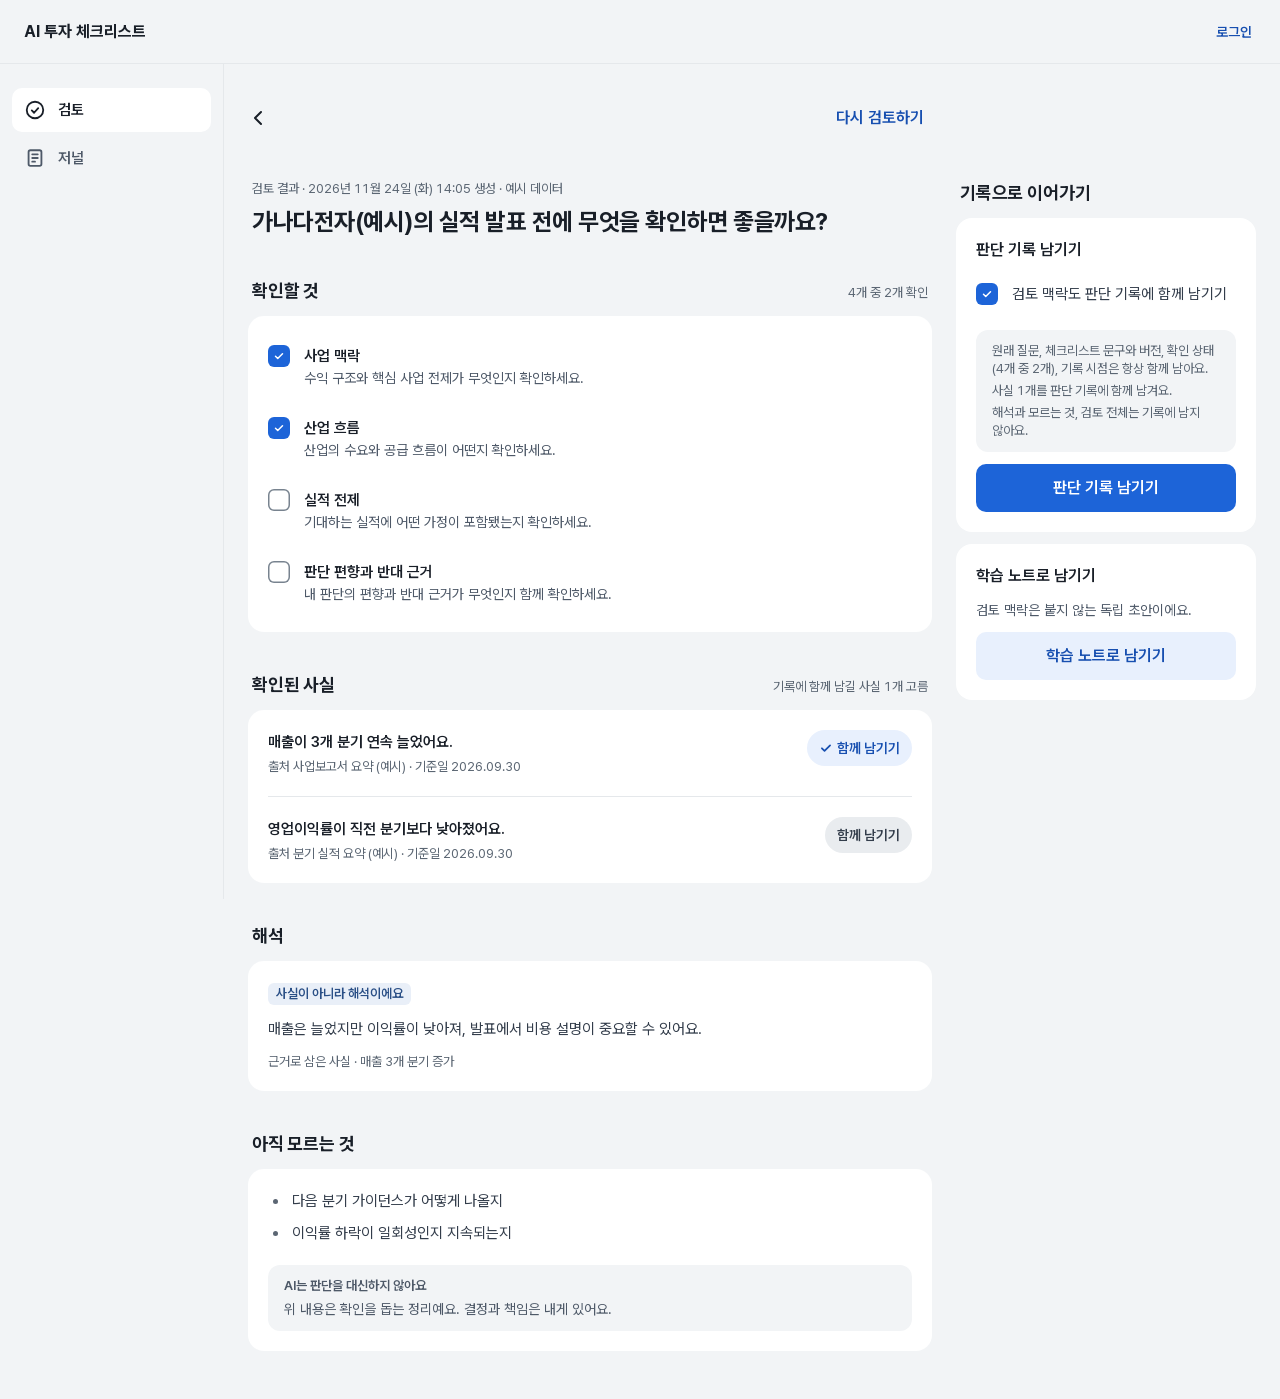
<file: legacy-review-pending/90-meta-handoff/design-engineering/2026-11-f1-principal-design/mockups/finance/01-review/index.html>
<!doctype html>
<html lang="ko"><head><meta charset="utf-8"><meta name="viewport" content="width=device-width,initial-scale=1,viewport-fit=cover">
<title>F1 시안 ① Finance 검토 시작·결과</title>
<!-- F1 mockup (Fable F1, 2026-11-24). Self-contained: Foundation v1.0.0 tokens.css + ds.css (design-system@021e40e) + f1.css inlined. Example data only. Query: ?view=…&mode=dark -->
<style>
/* Ranikun Labs vNext-2 · preview mapping of tokens/*.tokens.json (hand-written, NOT generated).
   Values must equal the DTCG files; tokens/README.md has the check. Resolution order:
   foundation -> mode(light|dark) -> product(finance|carelog-a|carelog-b) x mode -> density(comfortable|compact). */
@font-face { font-family: "Pretendard Variable"; src: url("../../_shared/PretendardVariable.subset.woff2") format("woff2"); font-weight: 45 920; }

:root {
  --font-sans: "Pretendard Variable", Pretendard, -apple-system, "Apple SD Gothic Neo", "Noto Sans KR", sans-serif;
  /* spacing (foundation, limited scale) */
  --space-4: 4px; --space-8: 8px; --space-12: 12px; --space-16: 16px; --space-20: 20px;
  --space-24: 24px; --space-32: 32px; --space-40: 40px; --space-48: 48px;
  /* radius (independent of density, D3 candidates) */
  --radius-badge: 6px; --radius-control: 10px; --radius-inset: 12px; --radius-card: 16px; --radius-sheet: 24px; --radius-full: 999px;
  --touch-min: 44px;
  --rail-width: 3px;
}

/* ---------- mode: light (neutral + status, shared by all products) ---------- */
[data-mode="light"] {
  --color-bg-page: #f2f4f6;
  --color-surface-card: #ffffff;
  --color-surface-inset: #f2f4f6;
  --color-surface-control: #e9ecef;
  --color-surface-overlay: #ffffff;
  --color-scrim: rgba(15, 17, 20, 0.52);
  --color-text-strong: #191f28;
  --color-text-body: #333d4b;
  --color-text-secondary: #4e5968;
  --color-text-tertiary: #5b6673;
  --color-text-disabled: #8b95a1;
  --color-line-divider: #e5e8eb;
  --color-line-border: #d1d6db;
  --color-line-control: #78838f;
  --color-status-success-fg: #0a6b3b; --color-status-success-bg: #e5f4ec;
  --color-status-warning-fg: #8a4a00; --color-status-warning-bg: #fff1d6;
  --color-status-danger-fg: #c42336;  --color-status-danger-bg: #fdebed; --color-status-danger-solid: #c42336; --color-status-danger-on-solid: #ffffff;
  --color-status-conflict-fg: #6b3fb4; --color-status-conflict-bg: #f0eafb;
  --color-status-info-fg: #2a4f86;    --color-status-info-bg: #e9eff8;
  --color-status-neutral-fg: #4e5968; --color-status-neutral-bg: #e9ecef;
  --shadow-overlay: 0 8px 28px rgba(15, 17, 20, 0.16);
  color-scheme: light;
}
/* ---------- mode: dark ---------- */
[data-mode="dark"] {
  --color-bg-page: #0f1114;
  --color-surface-card: #1a1d21;
  --color-surface-inset: #22262b;
  --color-surface-control: #2a2f35;
  --color-surface-overlay: #22262b;
  --color-scrim: rgba(0, 0, 0, 0.64);
  --color-text-strong: #f2f4f6;
  --color-text-body: #d1d6db;
  --color-text-secondary: #b4bcc5;
  --color-text-tertiary: #98a2ad;
  --color-text-disabled: #6b7580;
  --color-line-divider: #2a2f35;
  --color-line-border: #3a4048;
  --color-line-control: #7f8995;
  --color-status-success-fg: #5fd08f; --color-status-success-bg: #12301f;
  --color-status-warning-fg: #f0b44c; --color-status-warning-bg: #33260c;
  --color-status-danger-fg: #ff8a95;  --color-status-danger-bg: #3a1519; --color-status-danger-solid: #ff7a87; --color-status-danger-on-solid: #1a0508;
  --color-status-conflict-fg: #b79cf0; --color-status-conflict-bg: #261a40;
  --color-status-info-fg: #8fb2ea;    --color-status-info-bg: #172538;
  --color-status-neutral-fg: #b4bcc5; --color-status-neutral-bg: #2a2f35;
  --shadow-overlay: 0 8px 28px rgba(0, 0, 0, 0.5);
  color-scheme: dark;
}

/* ---------- product brand x mode (4 tokens each; status never refers to these) ---------- */
[data-product="finance"][data-mode="light"]   { --color-brand-strong: #1d64d8; --color-brand-deep: #174fb0; --color-brand-subtle: #e8f0fd; --color-brand-on-strong: #ffffff; }
[data-product="finance"][data-mode="dark"]    { --color-brand-strong: #4f95ff; --color-brand-deep: #9cc2ff; --color-brand-subtle: #172a4d; --color-brand-on-strong: #0b1220; }
[data-product="carelog-a"][data-mode="light"] { --color-brand-strong: #1c719a; --color-brand-deep: #005d84; --color-brand-subtle: #dceefa; --color-brand-on-strong: #ffffff; }
[data-product="carelog-a"][data-mode="dark"]  { --color-brand-strong: #4fa8d6; --color-brand-deep: #a6d3ee; --color-brand-subtle: #13283a; --color-brand-on-strong: #0b1220; }
[data-product="carelog-b"][data-mode="light"] { --color-brand-strong: #007974; --color-brand-deep: #00605c; --color-brand-subtle: #d9f1ef; --color-brand-on-strong: #ffffff; }
[data-product="carelog-b"][data-mode="dark"]  { --color-brand-strong: #3cb7ab; --color-brand-deep: #8fe0d6; --color-brand-subtle: #0f2e2c; --color-brand-on-strong: #0b1220; }
[data-product] { --color-focus: var(--color-brand-strong); }

/* ---------- density (information amount & spacing; NOT responsive, NOT radius) ---------- */
[data-density="comfortable"] {
  --type-page-title-weight: 700; --type-page-title-tracking: -0.48px; --type-section-title-weight: 700; --type-section-title-tracking: -0.18px; --type-content-title-weight: 600; --type-content-title-tracking: 0px; --type-key-value-weight: 700; --type-key-value-tracking: -0.22px; --type-body-weight: 400; --type-body-tracking: 0px; --type-reading-weight: 400; --type-reading-tracking: 0px; --type-supporting-weight: 400; --type-supporting-tracking: 0px; --type-meta-weight: 400; --type-meta-tracking: 0px; --type-label-weight: 600; --type-label-tracking: 0px;
  --type-page-title-size: 24px; --type-page-title-line: 32px;
  --type-section-title-size: 18px; --type-section-title-line: 26px;
  --type-content-title-size: 16px; --type-content-title-line: 24px;
  --type-key-value-size: 22px; --type-key-value-line: 30px;
  --type-body-size: 15px; --type-body-line: 24px;
  --type-reading-size: 16px; --type-reading-line: 27px;
  --type-supporting-size: 14px; --type-supporting-line: 20px;
  --type-meta-size: 13px; --type-meta-line: 18px;
  --type-label-size: 13px; --type-label-line: 18px;
  --layout-page-gutter: 16px; --layout-section-gap: 40px; --layout-title-gap: 12px;
  --layout-card-padding: 20px; --layout-group-gap: 20px; --layout-item-gap: 8px;
  --control-height: 48px; --control-height-small: 36px; --list-row-min: 56px;
}
[data-density="compact"] {
  --type-page-title-weight: 700; --type-page-title-tracking: -0.44px; --type-section-title-weight: 700; --type-section-title-tracking: -0.18px; --type-content-title-weight: 600; --type-content-title-tracking: 0px; --type-key-value-weight: 700; --type-key-value-tracking: -0.2px; --type-body-weight: 400; --type-body-tracking: 0px; --type-reading-weight: 400; --type-reading-tracking: 0px; --type-supporting-weight: 400; --type-supporting-tracking: 0px; --type-meta-weight: 400; --type-meta-tracking: 0px; --type-label-weight: 600; --type-label-tracking: 0px;
  --type-page-title-size: 22px; --type-page-title-line: 30px;
  --type-section-title-size: 18px; --type-section-title-line: 26px;
  --type-content-title-size: 15px; --type-content-title-line: 22px;
  --type-key-value-size: 20px; --type-key-value-line: 28px;
  --type-body-size: 14px; --type-body-line: 21px;
  --type-reading-size: 15px; --type-reading-line: 24px;
  --type-supporting-size: 13px; --type-supporting-line: 19px;
  --type-meta-size: 12px; --type-meta-line: 17px;
  --type-label-size: 12px; --type-label-line: 17px;
  --layout-page-gutter: 16px; --layout-section-gap: 32px; --layout-title-gap: 8px;
  --layout-card-padding: 16px; --layout-group-gap: 16px; --layout-item-gap: 8px;
  --control-height: 44px; --control-height-small: 36px; --list-row-min: 52px;
}

/* Ranikun Labs vNext-2 · component & pattern styles for preview (candidate C system).
   Rule: every color, font size, gap and radius reads a token from tokens.css. Literal values are allowed
   only from the exception list in docs/04-guidelines.md §5 (1px lines, 2px focus/timeline, icon boxes,
   app bar 56, tab 52/12/16, input 16/24 and textarea 112, preview frame and layout widths 393/852/1360/860/220/360/720,
   env() 0px fallbacks). verification/literal-values.md lists every occurrence. */
.ds, .ds * { box-sizing: border-box; }
.ds { font-family: var(--font-sans); color: var(--color-text-body); background: var(--color-bg-page);
  font-size: var(--type-body-size); line-height: var(--type-body-line); -webkit-font-smoothing: antialiased;
  font-variant-numeric: tabular-nums; word-break: keep-all; overflow-wrap: anywhere; }
.ds h1, .ds h2, .ds h3, .ds p, .ds ul, .ds ol { margin: 0; padding: 0; }
.ds ul { list-style: none; }
/* rc2 (Fable M1 / Sol MAJOR-01): zero-specificity reset so component typography (.btn, .select-chip, .checkbox) wins. */
:where(.ds) :where(button) { font: inherit; }
.ds :focus-visible { outline: 2px solid var(--color-focus); outline-offset: 2px; }
.ds svg { display: block; flex: none; }

/* ---- typography roles (size + weight + color + line height decided together) ---- */
.t-page-title    { font-size: var(--type-page-title-size); line-height: var(--type-page-title-line); font-weight: var(--type-page-title-weight); letter-spacing: var(--type-page-title-tracking); color: var(--color-text-strong); }
.t-section-title { font-size: var(--type-section-title-size); line-height: var(--type-section-title-line); font-weight: var(--type-section-title-weight); letter-spacing: var(--type-section-title-tracking); color: var(--color-text-strong); }
.t-content-title { font-size: var(--type-content-title-size); line-height: var(--type-content-title-line); font-weight: var(--type-content-title-weight); letter-spacing: var(--type-content-title-tracking); color: var(--color-text-strong); }
.t-key-value     { font-size: var(--type-key-value-size); line-height: var(--type-key-value-line); font-weight: var(--type-key-value-weight); letter-spacing: var(--type-key-value-tracking); color: var(--color-text-strong); }
.t-body          { font-size: var(--type-body-size); line-height: var(--type-body-line); font-weight: var(--type-body-weight); letter-spacing: var(--type-body-tracking); color: var(--color-text-body); }
.t-reading       { font-size: var(--type-reading-size); line-height: var(--type-reading-line); font-weight: var(--type-reading-weight); letter-spacing: var(--type-reading-tracking); color: var(--color-text-strong); }
.t-supporting    { font-size: var(--type-supporting-size); line-height: var(--type-supporting-line); font-weight: var(--type-supporting-weight); letter-spacing: var(--type-supporting-tracking); color: var(--color-text-secondary); }
.t-meta          { font-size: var(--type-meta-size); line-height: var(--type-meta-line); font-weight: var(--type-meta-weight); letter-spacing: var(--type-meta-tracking); color: var(--color-text-tertiary); }
.t-label         { font-size: var(--type-label-size); line-height: var(--type-label-line); font-weight: var(--type-label-weight); letter-spacing: var(--type-label-tracking); color: var(--color-text-secondary); }
.t-strong { font-weight: 600; color: var(--color-text-strong); }

/* ---- frames ---- */
.phone { width: 393px; max-width: 100%; min-height: 852px; margin: 0; display: flex; flex-direction: column; background: var(--color-bg-page); position: relative; }
.appbar { display: flex; align-items: center; gap: var(--space-4); min-height: 56px; padding: 0 var(--space-8) 0 var(--space-4); }
.appbar .spacer { flex: 1; }
.appbar .appbar-title { flex: 1; min-width: 0; font-size: var(--type-content-title-size); line-height: var(--type-content-title-line); font-weight: 600; color: var(--color-text-strong); }
.page { flex: 1; padding: var(--space-8) var(--layout-page-gutter) var(--space-48); display: flex; flex-direction: column; gap: var(--layout-section-gap); min-width: 0; }
.page-header { display: flex; flex-direction: column; gap: var(--space-8); padding: 0 var(--space-4); }
.page-header .head-row { display: flex; align-items: flex-start; justify-content: space-between; gap: var(--space-12); }

/* ---- surface / layer ---- */
.section { display: flex; flex-direction: column; gap: var(--layout-title-gap); min-width: 0; }
.section-head { display: flex; align-items: baseline; justify-content: space-between; gap: var(--space-12); padding: 0 var(--space-4); }
.card { background: var(--color-surface-card); border-radius: var(--radius-card); padding: var(--layout-card-padding); display: flex; flex-direction: column; gap: var(--layout-group-gap); min-width: 0; }
.card.tight { gap: var(--space-12); }
.card.flush { padding-top: var(--space-4); padding-bottom: var(--space-4); gap: 0; }
.inset { background: var(--color-surface-inset); border-radius: var(--radius-inset); padding: var(--space-12) var(--space-16); display: flex; flex-direction: column; gap: var(--space-4); }
.divider { height: 1px; background: var(--color-line-divider); border: 0; margin: 0; }
.stack { display: flex; flex-direction: column; gap: var(--layout-item-gap); min-width: 0; }
.stack-4 { display: flex; flex-direction: column; gap: var(--space-4); min-width: 0; }
.stack-12 { display: flex; flex-direction: column; gap: var(--space-12); min-width: 0; }
.inline { display: flex; align-items: baseline; gap: var(--space-8); flex-wrap: wrap; min-width: 0; }
.between { display: flex; align-items: center; justify-content: space-between; gap: var(--space-12); min-width: 0; }

/* ---- label-value ---- */
.kv { display: flex; flex-direction: column; }
.kv-row { display: flex; justify-content: space-between; align-items: baseline; gap: var(--space-16); padding: var(--space-8) 0; }
.kv-row .k { color: var(--color-text-secondary); font-size: var(--type-body-size); line-height: var(--type-body-line); flex: none; }
.kv-row .v { color: var(--color-text-strong); font-size: var(--type-body-size); line-height: var(--type-body-line); font-weight: 600; text-align: right; min-width: 0; }
.kv-stack .kv-row { flex-direction: column; align-items: stretch; gap: var(--space-4); }
.kv-stack .kv-row .v { text-align: left; font-weight: 400; color: var(--color-text-body); }

/* ---- list ---- */
.list-row { display: flex; align-items: center; gap: var(--space-12); min-height: var(--list-row-min); padding: var(--space-12) 0; color: inherit; text-decoration: none; position: relative; }
.list-row + .list-row { border-top: 1px solid var(--color-line-divider); }
.list-row .grow { flex: 1; min-width: 0; display: flex; flex-direction: column; gap: 2px; }
.list-row .chev { color: var(--color-text-tertiary); }
.list-row.rail { padding-left: var(--space-16); }
.list-row.rail::before { content: ""; position: absolute; left: 0; top: var(--space-12); bottom: var(--space-12); width: var(--rail-width); border-radius: 2px; background: var(--rail-color, var(--color-line-control)); }
.nav-row { display: flex; align-items: center; justify-content: space-between; gap: var(--space-12); min-height: var(--list-row-min); padding: 0 var(--space-4); color: var(--color-text-strong); }

/* ---- status label (text first; color only supports) ---- */
.status { display: inline-flex; align-items: center; gap: var(--space-4); font-size: var(--type-meta-size); line-height: var(--type-meta-line); font-weight: 600; padding: 2px var(--space-8); border-radius: var(--radius-badge); white-space: nowrap; background: var(--color-status-neutral-bg); color: var(--color-status-neutral-fg); }
.status.success { background: var(--color-status-success-bg); color: var(--color-status-success-fg); }
.status.warning { background: var(--color-status-warning-bg); color: var(--color-status-warning-fg); }
.status.danger  { background: var(--color-status-danger-bg);  color: var(--color-status-danger-fg); }
.status.info    { background: var(--color-status-info-bg);    color: var(--color-status-info-fg); }
.status.conflict{ background: var(--color-status-conflict-bg);color: var(--color-status-conflict-fg); }
.status.plain { background: transparent; padding: 0; color: var(--color-text-tertiary); font-weight: 500; }
.rail-planned { --rail-color: var(--color-status-info-fg); }
.rail-overdue { --rail-color: var(--color-status-warning-fg); }
.rail-done    { --rail-color: var(--color-line-control); }

/* ---- actions: meaning (primary/secondary/destructive) is separate from emphasis (strong/subtle/neutral/text) ---- */
.btn { appearance: none; border: 0; cursor: pointer; display: inline-flex; align-items: center; justify-content: center; gap: var(--space-8);
  min-height: var(--control-height); padding: 0 var(--space-20); border-radius: var(--radius-control);
  font-size: var(--type-content-title-size); line-height: var(--type-content-title-line); font-weight: var(--type-content-title-weight); text-align: center; max-width: 100%; text-decoration: none; }
.btn--strong  { background: var(--color-brand-strong); color: var(--color-brand-on-strong); }
.btn--subtle  { background: var(--color-brand-subtle); color: var(--color-brand-deep); }
.btn--neutral { background: var(--color-surface-control); color: var(--color-text-body); }
.btn--text    { background: transparent; color: var(--color-brand-deep); padding: 0 var(--space-8); min-height: var(--touch-min); }
.btn--text-neutral { background: transparent; color: var(--color-text-secondary); padding: 0 var(--space-8); min-height: var(--touch-min); }
.btn--danger-strong { background: var(--color-status-danger-solid); color: var(--color-status-danger-on-solid); }
.btn--danger-text { background: transparent; color: var(--color-status-danger-fg); padding: 0 var(--space-8); min-height: var(--touch-min); }
.btn--small { min-height: var(--control-height-small); padding: 0 var(--space-12); font-size: var(--type-supporting-size); line-height: var(--type-supporting-line); position: relative; }
/* rc2: visual 36 stays; transparent vertical extension makes the hit area 44 (project rule; WCAG 2.5.8 minimum is 24). Horizontal edges are not extended, so side-by-side buttons never overlap. */
.btn--small::after { content: ""; position: absolute; inset: -4px 0; }
.btn--small, .btn--text, .btn--text-neutral, .btn--danger-text, .select-chip { min-width: var(--touch-min); } /* rc2: 44 wide as well as 44 tall */
.btn--block { display: flex; width: 100%; }
.btn[disabled] { background: var(--color-surface-control); color: var(--color-text-disabled); cursor: not-allowed; }
.actions { display: flex; flex-direction: column; gap: var(--space-8); }
.actions .pair { display: grid; grid-template-columns: 1fr 1fr; gap: var(--space-8); }
.footer-action { position: sticky; bottom: 0; padding: var(--space-12) var(--layout-page-gutter) calc(var(--space-12) + env(safe-area-inset-bottom, 0px));
  background: linear-gradient(to top, var(--color-bg-page) 70%, transparent); }

/* ---- timeline (record history: original -> retrospectives) ---- */
.timeline { display: flex; flex-direction: column; }
.tl-item { display: grid; grid-template-columns: 20px minmax(0, 1fr); column-gap: var(--space-12); position: relative; padding-bottom: var(--layout-group-gap); }
.tl-item:last-child { padding-bottom: 0; }
.tl-item::before { content: ""; position: absolute; left: 9px; top: 18px; bottom: -2px; width: 2px; background: var(--color-line-divider); }
.tl-item:last-child::before { display: none; }
.tl-node { width: 10px; height: 10px; border-radius: 50%; margin: 6px 0 0 5px; background: var(--color-surface-card); box-shadow: inset 0 0 0 2px var(--color-line-control); }
.tl-node.now { box-shadow: inset 0 0 0 5px var(--color-brand-strong); }
.tl-body { display: flex; flex-direction: column; gap: var(--space-8); min-width: 0; }

/* ---- bullets & checks ---- */
.qlist { display: flex; flex-direction: column; gap: var(--space-8); }
.qlist li { display: grid; grid-template-columns: 16px minmax(0, 1fr); gap: var(--space-8); }
.qlist li::before { content: ""; width: 5px; height: 5px; border-radius: 50%; background: var(--color-text-tertiary); margin: calc(var(--type-body-line) / 2 - 2px) 0 0 5px; }
.check { display: grid; grid-template-columns: 20px minmax(0, 1fr); gap: var(--space-8); align-items: start; }
.check .mark { width: 20px; height: 20px; border-radius: 50%; display: flex; align-items: center; justify-content: center; margin-top: 2px; }
.check .mark.on { background: var(--color-status-neutral-bg); color: var(--color-text-strong); }
.check .mark.off { box-shadow: inset 0 0 0 1.5px var(--color-line-control); }

/* ---- navigation ---- */
.tabbar { position: sticky; bottom: 0; display: grid; grid-template-columns: 1fr 1fr; background: var(--color-surface-card); border-top: 1px solid var(--color-line-divider); padding: var(--space-4) var(--space-8) calc(var(--space-4) + env(safe-area-inset-bottom, 0px)); }
.tab { display: flex; flex-direction: column; align-items: center; gap: 2px; min-height: 52px; justify-content: center; font-size: 12px; line-height: 16px; font-weight: 600; color: var(--color-text-tertiary); }
.tab.on { color: var(--color-text-strong); }
.iconbtn { appearance: none; border: 0; background: transparent; width: var(--touch-min); height: var(--touch-min); border-radius: var(--radius-control); display: inline-flex; align-items: center; justify-content: center; color: var(--color-text-strong); cursor: pointer; }

/* ---- field ---- */
.field { display: flex; flex-direction: column; gap: var(--space-8); }
.input { min-height: var(--control-height); border-radius: var(--radius-control); background: var(--color-surface-card); box-shadow: inset 0 0 0 1px var(--color-line-control); padding: var(--space-12) var(--space-16); color: var(--color-text-strong); font-size: 16px; line-height: 24px; }
.input.area { min-height: 112px; }

/* ---- desktop frame ---- */
.desktop { width: 1360px; min-height: 860px; display: grid; grid-template-columns: 220px minmax(0, 1fr); background: var(--color-bg-page); }
.sidenav { padding: var(--space-24) var(--space-12); display: flex; flex-direction: column; gap: var(--space-4); }
.sidenav .brandmark { font-size: var(--type-content-title-size); font-weight: 700; color: var(--color-text-strong); padding: var(--space-8) var(--space-12) var(--space-20); }
.navitem { display: flex; align-items: center; gap: var(--space-12); min-height: var(--touch-min); padding: 0 var(--space-12); border-radius: var(--radius-control); font-weight: 600; color: var(--color-text-secondary); }
.navitem.on { background: var(--color-surface-card); color: var(--color-text-strong); }
.dmain { padding: var(--space-40) var(--space-48); display: flex; flex-direction: column; gap: var(--layout-section-gap); min-width: 0; }
.split { display: grid; grid-template-columns: 360px minmax(0, 1fr); gap: var(--space-24); align-items: start; }
.split.main-aside { grid-template-columns: minmax(0, 1fr) 360px; }
.readable { max-width: 720px; }

/* ---- vNext-2 Delta: three different "check" meanings (Finding 3) ---- */
/* 1) Status display (completed review, read-only): .check .mark.on/.off above. Not focusable, no role. */
/* 2) Checkbox (interactive, review in progress / include context): a real control. */
.checkbox { appearance: none; border: 0; background: transparent; display: grid; grid-template-columns: 24px minmax(0, 1fr); gap: var(--space-12); align-items: start; width: 100%; min-height: var(--touch-min); padding: var(--space-8) 0; text-align: left; cursor: pointer; color: var(--color-text-body); font-size: var(--type-body-size); line-height: var(--type-body-line); }
.checkbox .box { width: 22px; height: 22px; margin-top: 1px; border-radius: var(--radius-badge); box-shadow: inset 0 0 0 1.5px var(--color-line-control); display: flex; align-items: center; justify-content: center; color: transparent; }
.checkbox[aria-checked="true"] .box { background: var(--color-brand-strong); box-shadow: none; color: var(--color-brand-on-strong); }
/* 3) Select chip (choose what to include in the record): toggle button, label never changes ("함께 남기기").
      State = aria-pressed + check icon + subtle face. Label text is fixed so it never reads as "saved". */
.select-chip { appearance: none; border: 0; cursor: pointer; display: inline-flex; align-items: center; gap: var(--space-4); min-height: var(--control-height-small); padding: 0 var(--space-12); border-radius: var(--radius-full);
  font-size: var(--type-supporting-size); line-height: var(--type-supporting-line); font-weight: var(--type-label-weight); background: var(--color-surface-control); color: var(--color-text-body); white-space: nowrap; position: relative; flex-shrink: 0; }
.select-chip::after { content: ""; position: absolute; inset: -4px 0; } /* 36 visual + 4px transparent extension each side = 44 touch */
.select-chip .tick { display: none; }
.select-chip[aria-pressed="true"] { background: var(--color-brand-subtle); color: var(--color-brand-deep); }
.select-chip[aria-pressed="true"] .tick { display: block; }
.select-chip[aria-disabled="true"] { background: var(--color-surface-control); color: var(--color-text-disabled); cursor: not-allowed; }
/* quiet variant for long lists (4+ items): off state drops to text strength, on state keeps the subtle face */
.select-chip--quiet { background: transparent; color: var(--color-text-secondary); padding: 0 var(--space-8); }
.select-chip--quiet[aria-disabled="true"] { background: transparent; }

/* ---- adopted from production feedback ---- */
.chips { display: flex; gap: var(--space-8); flex-wrap: wrap; }
.list-row.sel { background: var(--color-brand-subtle); margin: 0 calc(var(--space-12) * -1); padding-left: var(--space-12); padding-right: var(--space-12); border-radius: var(--radius-inset); }
.sr { position: absolute; width: 1px; height: 1px; overflow: hidden; clip: rect(0 0 0 0); white-space: nowrap; }
/* key block: the one emphasized area of a calm screen (C emphasis inside B composition) */
.key-block { display: flex; flex-direction: column; gap: var(--space-8); }
.kv > .kv-row:first-child { padding-top: 0; } .kv > .kv-row:last-child { padding-bottom: 0; }
/* WCAG 2.4.11: keep focused items clear of the sticky footer (footer = 12 + control 48 + 12 + gradient ≈ 96). Exception listed in docs/04 §5. */
html:has(.footer-action) { scroll-padding-bottom: 96px; }

/* rc2 (Fable 후속 / Sol MINOR-02): review annotations are NOT product UI. Never implement .anno content in FE. */
.anno { display: inline-flex; align-items: center; gap: var(--space-4); font-size: 12px; line-height: 16px; color: var(--color-text-tertiary); border: 1px dashed var(--color-line-control); border-radius: var(--radius-badge); padding: 2px var(--space-8); }
.anno::before { content: "검수 메모"; font-weight: 600; }

/* F1 adaptive mockup layer (Fable F1, 2026-11-24). Mockup only — NOT FE code.
   Colors, type, spacing and radius read Foundation v1.0.0 tokens (tokens.css) and ds.css classes.
   Literal px here are layout widths decided by each product Host (docs/04 §5): 56/64 bars, 80/224 rails,
   660/760/520/560/640/720 measures, 300/320/360 aside and master columns, 1360 host.
   Elements that do not exist in v1.0.0 carry data-f1="C:<name>" (v1.1 candidate) or data-f1="D:<name>" (Owner gate). */
[hidden] { display: none !important; }
html, body { margin: 0; background: var(--color-bg-page); }
html { scroll-padding-bottom: 96px; }
textarea.input, input.input, select.input { display: block; width: 100%; border: 0; font-family: inherit; }
textarea.input { resize: none; }
.input::placeholder { color: var(--color-text-tertiary); }
.app { min-height: 100dvh; display: flex; flex-direction: column; background: var(--color-bg-page); }
.host { flex: 1; display: flex; min-width: 0; width: 100%; margin: 0 auto; }
.content { flex: 1; min-width: 0; display: flex; flex-direction: column; }
.skip { position: absolute; left: -9999px; }
.skip:focus { left: var(--space-16); top: var(--space-8); z-index: 10; background: var(--color-surface-card); color: var(--color-text-strong); padding: var(--space-8) var(--space-12); border-radius: var(--radius-control); }
.page { width: 100%; margin: 0 auto; }
.grow { flex: 1; min-width: 0; }
.row { display: flex; align-items: center; gap: var(--space-8); min-width: 0; }
.wrap { flex-wrap: wrap; }
.link { color: var(--color-brand-deep); font-weight: 600; text-decoration: none; display: inline-flex; align-items: center; min-height: var(--touch-min); min-width: var(--touch-min); }
.kv-row .link { justify-content: flex-end; margin: calc(var(--space-12) * -1) 0; }
.clamp-1 { display: -webkit-box; -webkit-line-clamp: 1; -webkit-box-orient: vertical; overflow: hidden; }
.clamp-2 { display: -webkit-box; -webkit-line-clamp: 2; -webkit-box-orient: vertical; overflow: hidden; }
.pre { white-space: pre-wrap; }
.tabbar { z-index: 3; }
.tab { text-decoration: none; }
.footer-action { z-index: 2; }
.footer-action .bar { display: flex; align-items: center; gap: var(--space-12); width: 100%; margin: 0 auto; }
.footer-action .bar .btn { flex: 1; }
.footer-action .bar .t-meta { display: none; }

/* ---------- C: Notice (status sentence block; canvas v1.1 component, FD-1) ---------- */
.notice { display: flex; flex-direction: column; gap: var(--space-4); padding: var(--space-12) var(--space-16); border-radius: var(--radius-inset); background: var(--color-status-neutral-bg); color: var(--color-text-body); }
.notice .t-label { color: inherit; }
.notice.warning { background: var(--color-status-warning-bg); color: var(--color-status-warning-fg); }
.notice.info { background: var(--color-status-info-bg); color: var(--color-status-info-fg); }
.notice.danger { background: var(--color-status-danger-bg); color: var(--color-status-danger-fg); }
.notice p { color: inherit; }

/* ---------- C: Field (label + hint + error; canvas v1.1 Field, FD-1) ---------- */
.field > label, .field > .lbl { font-size: var(--type-label-size); line-height: var(--type-label-line); font-weight: var(--type-label-weight); color: var(--color-text-secondary); }
.field .req { color: var(--color-text-tertiary); font-weight: 400; }
.input.reading { font-size: 16px; line-height: 24px; min-height: 160px; }
.input.err { box-shadow: inset 0 0 0 2px var(--color-status-danger-fg); }
.field .err-msg { color: var(--color-status-danger-fg); font-size: var(--type-supporting-size); line-height: var(--type-supporting-line); }
/* C: Choice (single choice, native radio semantics; FD-7 Radio/Segmented) */
.choice { display: flex; flex-wrap: wrap; gap: var(--space-8); }
.choice .opt { display: inline-flex; align-items: center; gap: var(--space-8); min-height: var(--touch-min); padding: 0 var(--space-16); border-radius: var(--radius-control); background: var(--color-surface-control); color: var(--color-text-body); font-size: var(--type-body-size); line-height: var(--type-body-line); font-weight: 600; cursor: pointer; }
.choice .opt .dot { width: 20px; height: 20px; border-radius: 50%; box-shadow: inset 0 0 0 1.5px var(--color-line-control); flex: none; }
.choice .opt.on { background: var(--color-brand-subtle); color: var(--color-brand-deep); }
.choice .opt.on .dot { box-shadow: inset 0 0 0 6px var(--color-brand-strong); }
.choice.block { flex-direction: column; }
.choice.block .opt { width: 100%; }

/* ---------- C: skeleton (loading placeholder; FD-7) ---------- */
.sk { background: var(--color-surface-control); border-radius: var(--radius-badge); min-height: var(--space-16); }
.steps { display: flex; flex-direction: column; gap: var(--space-8); }
.steps li { display: grid; grid-template-columns: 20px minmax(0, 1fr); gap: var(--space-8); color: var(--color-text-tertiary); }
.steps li.done { color: var(--color-text-body); }
.steps li.now { color: var(--color-text-strong); font-weight: 600; }
.steps .st { width: 20px; height: 20px; border-radius: 50%; margin-top: 2px; box-shadow: inset 0 0 0 1.5px var(--color-line-control); display: flex; align-items: center; justify-content: center; }
.steps li.done .st { background: var(--color-status-neutral-bg); box-shadow: none; color: var(--color-text-strong); }
.steps li.now .st { box-shadow: inset 0 0 0 5px var(--color-brand-strong); }

/* ---------- panes (list | detail, main | aside). Activation rule differs per Host, see below ---------- */
.panes { display: block; width: 100%; }
.pane { min-width: 0; }
.pane-head { display: none; }
.aside-col { display: none; }

/* =====================================================================
   FINANCE HOST (A: finance-harness-fe docs/nav-map.md, docs/route-architecture.md §7, src/constants/layout.ts)
   <768 bottom tabs (root screens) / context bar (inner screens)
   >=768 top navigation, also 1024-1279 portrait
   >=1024 landscape or >=1280: left rail. Host max 1360. Measures: reading 660, result 760.
   ===================================================================== */
.fin .host { max-width: 1360px; }
.fin .topbar { display: flex; align-items: center; gap: var(--space-12); min-height: 56px; padding: 0 var(--space-8) 0 var(--space-20); border-bottom: 1px solid var(--color-line-divider); }
.fin .topbar .brand { flex: 1; font-size: var(--type-content-title-size); line-height: var(--type-content-title-line); font-weight: 700; color: var(--color-text-strong); }
.fin .topbar .acct { flex: 1; display: flex; justify-content: flex-end; }
.fin .pnav-top, .fin .pnav-rail { display: none; }
.fin[data-screen="inner"] .topbar, .fin[data-screen="inner"] .tabbar { display: none; }
.fin .page { padding-top: var(--space-24); }
.fin[data-screen="inner"] .page { padding-top: var(--space-8); }
.fin .m-reading { max-width: 660px; }
.fin .m-result { max-width: 760px; }
/* C: Navigation top (segmented) */
.seg { display: inline-flex; gap: var(--space-4); padding: var(--space-4); border-radius: var(--radius-inset); background: var(--color-surface-control); }
.seg a { display: inline-flex; align-items: center; gap: var(--space-8); min-height: var(--touch-min); padding: 0 var(--space-20); border-radius: var(--radius-control); font-size: var(--type-supporting-size); line-height: var(--type-supporting-line); font-weight: 600; color: var(--color-text-secondary); text-decoration: none; }
.seg a.on { background: var(--color-surface-card); color: var(--color-text-strong); }
.navitem { text-decoration: none; font-size: var(--type-body-size); line-height: var(--type-body-line); }
body[data-view="list"] .fin .pane-detail, body[data-view="detail"] .fin .pane-master { display: none; }

@media (min-width: 768px) {
  .fin .topbar, .fin[data-screen="inner"] .topbar { display: flex; min-height: 64px; padding: 0 max(var(--space-16), calc((100vw - 1360px) / 2 + var(--space-16))) 0 max(var(--space-24), calc((100vw - 1360px) / 2 + var(--space-24))); }
  .fin .topbar .brand { flex: 1; }
  .fin .tabbar { display: none; }
  .fin .pnav-top { display: block; }
  .fin .page, .fin[data-screen="inner"] .page { padding: var(--space-24) var(--space-24) var(--space-48); }
  .fin .appbar { padding: 0; margin-left: calc(var(--space-12) * -1); min-height: var(--touch-min); }
  .footer-action .bar .btn { flex: none; min-width: 200px; }
  .footer-action .bar .t-meta { display: block; flex: 1; }
  .footer-action { padding-left: var(--space-24); padding-right: var(--space-24); }
}
@media (min-width: 1024px) and (orientation: landscape), (min-width: 1280px) {
  .fin .pnav-top { display: none; }
  .fin .pnav-rail { display: flex; flex-direction: column; gap: var(--space-4); width: 224px; flex: none; padding: var(--space-24) var(--space-12); border-right: 1px solid var(--color-line-divider); position: sticky; top: 0; align-self: flex-start; height: calc(100dvh - 65px); }
  .fin .page, .fin[data-screen="inner"] .page { padding: var(--space-32) var(--space-32) var(--space-48); }
  /* A: approved two-pane #1 Journal List | Detail and #2 Original | Retrospective only */
  .fin .panes.two { display: grid; grid-template-columns: minmax(300px, 0.38fr) minmax(0, 1fr); align-items: start; }
  .fin .panes.two .pane-master, .fin .panes.two .pane-detail { display: block !important; }
  .fin .panes.two .pane-master { border-right: 1px solid var(--color-line-divider); position: sticky; top: 0; max-height: calc(100dvh - 65px); overflow: auto; }
  .fin .panes.two .page { padding: var(--space-32) var(--space-24) var(--space-48); margin: 0; }
  .fin .panes.two .pane-detail .page { max-width: 720px; padding-left: var(--space-32); padding-right: var(--space-32); }
  .fin .panes.two .appbar .iconbtn.back { display: none; }
  .fin .panes.even { grid-template-columns: minmax(0, 1fr) minmax(0, 1fr); }
  .fin .panes.even .pane-detail .page { max-width: none; }
}
/* main | aside (Result + "기록으로 이어가기"). Needs 760 + 24 + 300 inside the main area, so only from 1280 wide.
   This is NOT a Question | Result two-pane: the aside holds only the hand-off block that otherwise sits at the end of the page. */
@media (min-width: 1280px) {
  .fin .with-aside { display: grid; grid-template-columns: minmax(0, 760px) 300px; gap: var(--space-24); align-items: start; justify-content: center; padding: var(--space-32) var(--space-24) var(--space-48); }
  .fin .with-aside > .page { padding: 0; margin: 0; }
  .fin .with-aside .aside-col { display: flex; flex-direction: column; gap: var(--space-12); position: sticky; top: var(--space-24); }
  .fin .with-aside .inflow-handoff, .fin .with-aside ~ .footer-action { display: none; }
}

/* =====================================================================
   CARELOG HOST (A: carelog-fe docs/design/carelog/README.md "Responsive foundation", adaptiveHostModel.ts)
   <768 bottom navigation (2 tabs + account row) / >=768 left rail 80
   two-pane only when available width >= 1100 AND landscape (viewport >= 1180 with the 80 rail). D-3 kept.
   ===================================================================== */
.care .cnav { position: sticky; bottom: 0; z-index: 3; background: var(--color-surface-card); border-top: 1px solid var(--color-line-divider); padding-bottom: env(safe-area-inset-bottom, 0px); }
.care .cnav .tabs { display: grid; grid-template-columns: 1fr 1fr; padding: 0 var(--space-8); }
.care .cnav .tab { min-height: 56px; }
.care .cnav .acct { display: flex; align-items: center; justify-content: center; gap: var(--space-8); min-height: var(--touch-min); border-top: 1px solid var(--color-line-divider); font-size: var(--type-supporting-size); line-height: var(--type-supporting-line); font-weight: 600; color: var(--color-text-secondary); text-decoration: none; }
body[data-nav="one-row"] .care .cnav .tabs { grid-template-columns: 1fr 1fr 1fr; }
body[data-nav="one-row"] .care .cnav > .acct { display: none; }
body:not([data-nav="one-row"]) .care .cnav .tabs .tab.acct3 { display: none; }
.care .crail { display: none; }
.care .page { padding-top: var(--space-16); }
.care .m-readable { max-width: 560px; }
.care .m-scan { max-width: 720px; }
body[data-view="list"] .care .pane-detail, body[data-view="detail"] .care .pane-master { display: none; }
@media (min-width: 768px) {
  .care .cnav { display: none; }
  .care .crail { display: flex; flex-direction: column; gap: var(--space-4); width: 80px; flex: none; padding: var(--space-8); border-right: 1px solid var(--color-line-divider); position: sticky; top: 0; align-self: flex-start; height: 100dvh; box-sizing: border-box; }
  .care .crail a { display: flex; flex-direction: column; align-items: center; justify-content: center; gap: 2px; min-height: 56px; border-radius: var(--radius-control); font-size: var(--type-label-size); line-height: var(--type-label-line); font-weight: 600; color: var(--color-text-secondary); text-decoration: none; }
  .care .crail a.on { background: var(--color-brand-subtle); color: var(--color-brand-deep); }
  .care .crail .sp { flex: 1; }
  .care .page { padding: var(--space-24) var(--space-24) var(--space-48); }
  .care .m-readable { max-width: 520px; }
}
@media (min-width: 1024px) { .care .m-readable { max-width: 560px; } }
@media (min-width: 1180px) and (orientation: landscape) {
  .care .panes.two { display: grid; grid-template-columns: minmax(360px, 0.46fr) minmax(0, 1fr); align-items: start; }
  .care .panes.two .pane-master, .care .panes.two .pane-detail { display: block !important; }
  .care .panes.two .pane-master { border-right: 1px solid var(--color-line-divider); position: sticky; top: 0; max-height: 100dvh; overflow: auto; }
  .care .panes.two .page { margin: 0; max-width: none; }
  .care .panes.two .pane-detail .page { max-width: 640px; padding-left: var(--space-32); padding-right: var(--space-32); }
  .care .panes.two .appbar .iconbtn.back { display: none; }
}

/* ---------- Carelog schedule pieces (product grammar kept: 3px rail + text status) ---------- */
.week { --week-bleed: var(--layout-page-gutter); margin: 0 calc(var(--week-bleed) * -1); display: grid; grid-template-columns: repeat(7, minmax(0, 1fr)); gap: 0; position: sticky; top: 0; z-index: 2; background: var(--color-bg-page); padding: var(--space-8) 0; }
.week .day { appearance: none; border: 0; background: transparent; display: flex; flex-direction: column; align-items: center; justify-content: center; gap: 2px; min-height: 56px; min-width: var(--touch-min); border-radius: var(--radius-control); font-size: var(--type-label-size); line-height: var(--type-label-line); font-weight: 600; color: var(--color-text-tertiary); cursor: pointer; }
.week .day b { font-size: var(--type-content-title-size); line-height: var(--type-content-title-line); font-weight: 600; color: var(--color-text-strong); }
.week .day.on { background: var(--color-brand-subtle); color: var(--color-brand-deep); }
.week .day.on b { color: var(--color-brand-deep); }
.week .day i { width: 4px; height: 4px; border-radius: 50%; background: var(--color-text-tertiary); }
.week .day i.none { background: transparent; }
.agenda-row { align-items: flex-start; }
.agenda-row .time { flex: none; width: 48px; font-size: var(--type-content-title-size); line-height: var(--type-content-title-line); font-weight: 600; color: var(--color-text-strong); }
.agenda-row.dim .time, .agenda-row.dim .ttl { color: var(--color-text-secondary); }
.list-row.rail::before { top: var(--space-12); bottom: var(--space-12); }
.list-row.pad { padding-left: var(--space-16); padding-right: var(--space-4); }
.card.flush .list-row.sel { margin: 0 calc(var(--space-8) * -1); padding-left: var(--space-8); padding-right: var(--space-8); }
.card.flush .list-row.rail.sel { padding-left: calc(var(--space-16) + var(--space-8)); }
.card.flush .list-row.rail.sel::before { left: var(--space-8); }

/* ---------- D: Finance follow-up thread (new pattern, Owner gate) ---------- */
.thread { display: flex; flex-direction: column; gap: var(--layout-section-gap); }
.turn { display: flex; flex-direction: column; gap: var(--layout-title-gap); }
.turn .q { padding: 0 var(--space-4); display: flex; flex-direction: column; gap: var(--space-4); }
.composer { position: sticky; bottom: 0; z-index: 2; padding: var(--space-12) var(--layout-page-gutter) calc(var(--space-12) + env(safe-area-inset-bottom, 0px)); background: linear-gradient(to top, var(--color-bg-page) 80%, transparent); }
.composer .box { display: flex; align-items: flex-end; gap: var(--space-8); width: 100%; margin: 0 auto; background: var(--color-surface-card); border-radius: var(--radius-card); padding: var(--space-8); box-shadow: inset 0 0 0 1px var(--color-line-control); }
.composer textarea { flex: 1; min-height: 48px; border: 0; background: transparent; font-family: inherit; font-size: 16px; line-height: 24px; color: var(--color-text-strong); padding: var(--space-12); resize: none; outline-offset: -2px; }
@media (min-width: 768px) { .composer { padding-left: var(--space-24); padding-right: var(--space-24); } }
@media (min-width: 1280px) { .fin .with-aside .composer { padding-left: 0; padding-right: 0; } }

/* annotation chip already defined in ds.css (.anno). Never implement .anno in product UI. */

/* view names per screen (narrow layouts show one pane) */
body[data-view="agenda"] .care .pane-detail, body[data-view="create"] .care .pane-master,
body[data-view="overdue"] .care .pane-master, body[data-view="occurred"] .care .pane-master { display: none; }
.agenda-row { position: relative; }
.agenda-row .hit { position: absolute; inset: 0; border-radius: var(--radius-inset); }
.agenda-row .link { position: relative; z-index: 1; align-self: flex-start; margin: calc(var(--space-12) * -1) 0; }
.agenda-row .status { position: relative; }
@media (min-width: 1180px) and (orientation: landscape) {
  body[data-view="overdue"] .care .agenda-row[data-ev="e-overdue"], body[data-view="occurred"] .care .agenda-row[data-ev="e-occurred"] { background: var(--color-brand-subtle); margin: 0 calc(var(--space-8) * -1); padding-right: var(--space-8); padding-left: calc(var(--space-16) + var(--space-8)); border-radius: var(--radius-inset); }
  body[data-view="overdue"] .care .agenda-row[data-ev="e-overdue"]::before, body[data-view="occurred"] .care .agenda-row[data-ev="e-occurred"]::before { left: var(--space-8); }
}
.fin .with-aside .aside-col { padding-top: 84px; }
.skip { min-height: var(--touch-min); display: inline-flex; align-items: center; }

/* selection face only exists when list and detail are visible together */
.pane-master .list-row.sel { background: transparent; }
@media (min-width: 1024px) and (orientation: landscape), (min-width: 1280px) {
  .fin .panes.two .pane-master .list-row.sel { background: var(--color-brand-subtle); }
  .fin .panes.two .appbar.only-back { display: none; }
  .fin .panes.two .pane-master { min-height: calc(100dvh - 65px); }
  .fin .panes.even .pane-detail .page { padding-top: 128px; }
}
@media (min-width: 1180px) and (orientation: landscape) {
  .care .panes.two .pane-master .list-row.sel { background: var(--color-brand-subtle); }
  .care .panes.two .pane-master { min-height: 100dvh; }
}
@media (min-width: 768px) { .fin .inflow-save { align-items: flex-start; } .fin .inflow-save .btn { min-width: 200px; } }
@media (min-width: 1280px) {
  .fin .with-aside ~ .composer { display: grid; grid-template-columns: minmax(0, 760px) 300px; gap: var(--space-24); justify-content: center; padding: var(--space-12) var(--space-24) var(--space-16); }
  .fin .with-aside ~ .composer .box { max-width: none; }
}

body[data-view="list"] .pane-master .list-row.sel, body[data-view="agenda"] .pane-master .list-row.sel { background: transparent !important; }

/* week strip bleeds to the page edge so 7 cells stay >= 44 wide at 320 and inside the 360 master column */
@media (min-width: 768px) { .week { --week-bleed: var(--space-24); } }

</style></head>
<body class="ds" data-product="finance" data-mode="light" data-density="comfortable" data-view="result">
<!-- ===== view=start : 검토 시작 (/app). Root screen: bottom tabs on phone ===== -->
<div class="app fin" data-screen="root" data-show="start">
<a class="skip" href="#main-start">본문으로 건너뛰기</a>
<header class="topbar"><span class="brand">AI 투자 체크리스트</span><nav class="pnav-top" aria-label="주요 화면 이동" data-f1="C:Navigation-top"><span class="seg"><a href="#" class="segi on" aria-current="page"><svg width="22" height="22" viewBox="0 0 24 24" fill="none" stroke="currentColor" stroke-width="2" stroke-linecap="round" stroke-linejoin="round" aria-hidden="true"><circle cx="12" cy="12" r="9"/><path d="M8.5 12.5l2.5 2.5 4.5-5"/></svg>검토</a><a href="#" class="segi"><svg width="22" height="22" viewBox="0 0 24 24" fill="none" stroke="currentColor" stroke-width="2" stroke-linecap="round" stroke-linejoin="round" aria-hidden="true"><rect x="5" y="3.5" width="14" height="17" rx="2"/><path d="M9 8h6M9 12h6M9 16h3"/></svg>저널</a></span></nav><span class="acct"><a class="btn btn--text btn--small" href="#">로그인</a></span></header>
<div class="host"><nav class="pnav-rail" aria-label="주요 화면 이동"><a href="#" class="navitem on" aria-current="page"><svg width="22" height="22" viewBox="0 0 24 24" fill="none" stroke="currentColor" stroke-width="2" stroke-linecap="round" stroke-linejoin="round" aria-hidden="true"><circle cx="12" cy="12" r="9"/><path d="M8.5 12.5l2.5 2.5 4.5-5"/></svg>검토</a><a href="#" class="navitem"><svg width="22" height="22" viewBox="0 0 24 24" fill="none" stroke="currentColor" stroke-width="2" stroke-linecap="round" stroke-linejoin="round" aria-hidden="true"><rect x="5" y="3.5" width="14" height="17" rx="2"/><path d="M9 8h6M9 12h6M9 16h3"/></svg>저널</a></nav>
<main id="main-start" class="content">
 <div class="page m-reading">
  <div class="page-header"><p class="t-meta">검토 · 예시 데이터</p><h1 class="t-page-title">무엇을 검토할까요?</h1><p class="t-supporting">판단하려는 상황을 적으면 확인할 것과 아직 모르는 것을 나눠 보여 줘요.</p></div>
  <div class="card">
   <div class="field"><label for="q">검토할 질문</label><textarea id="q" class="input area" aria-describedby="q-hint">가나다전자(예시)의 실적 발표 전에 무엇을 확인하면 좋을까요?</textarea>
    <p class="t-meta" id="q-hint">질문은 이 탭에만 머물러요. 새로고침하면 다시 시작해요.</p></div>
   <div class="actions"><button class="btn btn--strong btn--block">검토 시작</button></div>
  </div>
  <section class="section"><div class="section-head"><h2 class="t-section-title">이런 질문으로 시작해 보세요</h2></div>
   <div class="card flush">
    <a class="list-row" href="#"><div class="grow"><span class="t-body">보유 중인 반도체 ETF를 지금 추가 매수해도 될까?</span></div><svg width="18" height="18" viewBox="0 0 24 24" fill="none" stroke="currentColor" stroke-width="2" stroke-linecap="round" stroke-linejoin="round" aria-hidden="true"><path d="M9 6l6 6-6 6"/></svg></a>
    <a class="list-row" href="#"><div class="grow"><span class="t-body">이번 분기 실적 전망에서 먼저 확인할 것은 무엇일까?</span></div><svg width="18" height="18" viewBox="0 0 24 24" fill="none" stroke="currentColor" stroke-width="2" stroke-linecap="round" stroke-linejoin="round" aria-hidden="true"><path d="M9 6l6 6-6 6"/></svg></a>
    <a class="list-row" href="#"><div class="grow"><span class="t-body">손실 중인 종목을 계속 보유할 때 어떤 근거를 확인해야 할까?</span></div><svg width="18" height="18" viewBox="0 0 24 24" fill="none" stroke="currentColor" stroke-width="2" stroke-linecap="round" stroke-linejoin="round" aria-hidden="true"><path d="M9 6l6 6-6 6"/></svg></a>
   </div></section>
  <section class="section"><div class="section-head"><h2 class="t-section-title">최근 기록</h2><a class="btn btn--text btn--small" href="#">저널 보기</a></div>
   <div class="card flush">
    <a class="list-row" href="#"><div class="grow"><span class="t-content-title">비중을 유지하기로 했어요</span><span class="t-meta">판단 기록 · 11월 10일 (화) · 복기 1건</span></div><svg width="18" height="18" viewBox="0 0 24 24" fill="none" stroke="currentColor" stroke-width="2" stroke-linecap="round" stroke-linejoin="round" aria-hidden="true"><path d="M9 6l6 6-6 6"/></svg></a>
    <a class="list-row" href="#"><div class="grow"><span class="t-content-title">실적 용어 정리</span><span class="t-meta">학습 노트 · 11월 3일 (화)</span></div><svg width="18" height="18" viewBox="0 0 24 24" fill="none" stroke="currentColor" stroke-width="2" stroke-linecap="round" stroke-linejoin="round" aria-hidden="true"><path d="M9 6l6 6-6 6"/></svg></a>
   </div></section>
  <div class="stack-4" style="padding:0 var(--space-4)"><span class="t-label">수익률을 맞히는 AI가 아니에요</span><p class="t-meta">판단을 대신하지 않고, 투자 권유나 수익 보장도 하지 않아요. 판단과 책임은 내게 있어요.</p></div>
 </div>
</main></div>
<nav class="tabbar" aria-label="주요 화면 이동"><a href="#" class="tab on" aria-current="page"><svg width="22" height="22" viewBox="0 0 24 24" fill="none" stroke="currentColor" stroke-width="2" stroke-linecap="round" stroke-linejoin="round" aria-hidden="true"><circle cx="12" cy="12" r="9"/><path d="M8.5 12.5l2.5 2.5 4.5-5"/></svg>검토</a><a href="#" class="tab"><svg width="22" height="22" viewBox="0 0 24 24" fill="none" stroke="currentColor" stroke-width="2" stroke-linecap="round" stroke-linejoin="round" aria-hidden="true"><rect x="5" y="3.5" width="14" height="17" rx="2"/><path d="M9 8h6M9 12h6M9 16h3"/></svg>저널</a></nav>
</div>

<!-- ===== view=result : 검토 결과 (/app/ask?ref=). Inner screen: context bar on phone, primary nav stays from tablet ===== -->
<div class="app fin" data-screen="inner" data-show="result">
<a class="skip" href="#main-result">본문으로 건너뛰기</a>
<header class="topbar"><span class="brand">AI 투자 체크리스트</span><nav class="pnav-top" aria-label="주요 화면 이동" data-f1="C:Navigation-top"><span class="seg"><a href="#" class="segi on" aria-current="page"><svg width="22" height="22" viewBox="0 0 24 24" fill="none" stroke="currentColor" stroke-width="2" stroke-linecap="round" stroke-linejoin="round" aria-hidden="true"><circle cx="12" cy="12" r="9"/><path d="M8.5 12.5l2.5 2.5 4.5-5"/></svg>검토</a><a href="#" class="segi"><svg width="22" height="22" viewBox="0 0 24 24" fill="none" stroke="currentColor" stroke-width="2" stroke-linecap="round" stroke-linejoin="round" aria-hidden="true"><rect x="5" y="3.5" width="14" height="17" rx="2"/><path d="M9 8h6M9 12h6M9 16h3"/></svg>저널</a></span></nav><span class="acct"><a class="btn btn--text btn--small" href="#">로그인</a></span></header>
<div class="host"><nav class="pnav-rail" aria-label="주요 화면 이동"><a href="#" class="navitem on" aria-current="page"><svg width="22" height="22" viewBox="0 0 24 24" fill="none" stroke="currentColor" stroke-width="2" stroke-linecap="round" stroke-linejoin="round" aria-hidden="true"><circle cx="12" cy="12" r="9"/><path d="M8.5 12.5l2.5 2.5 4.5-5"/></svg>검토</a><a href="#" class="navitem"><svg width="22" height="22" viewBox="0 0 24 24" fill="none" stroke="currentColor" stroke-width="2" stroke-linecap="round" stroke-linejoin="round" aria-hidden="true"><rect x="5" y="3.5" width="14" height="17" rx="2"/><path d="M9 8h6M9 12h6M9 16h3"/></svg>저널</a></nav>
<main id="main-result" class="content">
 <div class="with-aside">
 <div class="page m-result">
  <header class="appbar"><a class="iconbtn" href="#" aria-label="검토 시작으로 돌아가기"><svg width="24" height="24" viewBox="0 0 24 24" fill="none" stroke="currentColor" stroke-width="2" stroke-linecap="round" stroke-linejoin="round" aria-hidden="true"><path d="M15 6l-6 6 6 6"/></svg></a><span class="spacer"></span><button class="btn btn--text">다시 검토하기</button></header>
  <div class="page-header"><p class="t-meta">검토 결과 · 2026년 11월 24일 (화) 14:05 생성 · 예시 데이터</p><h1 class="t-page-title">가나다전자(예시)의 실적 발표 전에 무엇을 확인하면 좋을까요?</h1></div>

  <!-- state=loading: question stays, only the body is replaced -->
  <section class="section" data-state="loading"><div class="card" role="status"><p class="t-content-title">검토 결과를 정리하고 있어요</p>
   <ul class="steps" data-f1="C:StateView-loading"><li class="done"><span class="st"><svg width="12" height="12" viewBox="0 0 24 24" fill="none" stroke="currentColor" stroke-width="3" stroke-linecap="round" stroke-linejoin="round" aria-hidden="true"><path d="M5 12.5l4.5 4.5L19 7.5"/></svg></span><span>질문을 확인 항목으로 정리</span></li><li class="now"><span class="st"></span><span>확인 가능한 근거 찾기</span></li><li><span class="st"></span><span>모르는 것 표시</span></li></ul>
   <p class="t-meta">확인 가능한 근거만 사실로 제시해요. 확인하지 못한 것은 ‘모르는 것’으로 남겨 둬요.</p>
   <div class="actions"><button class="btn btn--neutral">검토 멈추기</button></div></div></section>

  <div class="stack" style="gap:var(--layout-section-gap)" data-state="default partial">
  <div class="notice warning" data-state="partial" role="status" data-f1="C:Notice"><span class="t-label">일부만 확인됐어요</span><p class="t-supporting">근거 2개 중 1개를 불러오지 못했어요. 확인된 내용만 보여 드려요. 다시 검토하면 전부 다시 확인해요.</p></div>

  <section class="section"><div class="section-head"><h2 class="t-section-title">확인할 것</h2><span class="t-meta" aria-live="polite">4개 중 2개 확인</span></div>
   <div class="card tight">
    <button class="checkbox" role="checkbox" aria-checked="true"><span class="box" aria-hidden="true"><svg width="12" height="12" viewBox="0 0 24 24" fill="none" stroke="currentColor" stroke-width="3" stroke-linecap="round" stroke-linejoin="round" aria-hidden="true"><path d="M5 12.5l4.5 4.5L19 7.5"/></svg></span><span><span class="t-strong">사업 맥락</span><span class="t-supporting" style="display:block">수익 구조와 핵심 사업 전제가 무엇인지 확인하세요.</span></span></button>
    <button class="checkbox" role="checkbox" aria-checked="true"><span class="box" aria-hidden="true"><svg width="12" height="12" viewBox="0 0 24 24" fill="none" stroke="currentColor" stroke-width="3" stroke-linecap="round" stroke-linejoin="round" aria-hidden="true"><path d="M5 12.5l4.5 4.5L19 7.5"/></svg></span><span><span class="t-strong">산업 흐름</span><span class="t-supporting" style="display:block">산업의 수요와 공급 흐름이 어떤지 확인하세요.</span></span></button>
    <button class="checkbox" role="checkbox" aria-checked="false"><span class="box" aria-hidden="true"><svg width="12" height="12" viewBox="0 0 24 24" fill="none" stroke="currentColor" stroke-width="3" stroke-linecap="round" stroke-linejoin="round" aria-hidden="true"><path d="M5 12.5l4.5 4.5L19 7.5"/></svg></span><span><span class="t-strong">실적 전제</span><span class="t-supporting" style="display:block">기대하는 실적에 어떤 가정이 포함됐는지 확인하세요.</span></span></button>
    <button class="checkbox" role="checkbox" aria-checked="false"><span class="box" aria-hidden="true"><svg width="12" height="12" viewBox="0 0 24 24" fill="none" stroke="currentColor" stroke-width="3" stroke-linecap="round" stroke-linejoin="round" aria-hidden="true"><path d="M5 12.5l4.5 4.5L19 7.5"/></svg></span><span><span class="t-strong">판단 편향과 반대 근거</span><span class="t-supporting" style="display:block">내 판단의 편향과 반대 근거가 무엇인지 함께 확인하세요.</span></span></button>
   </div></section>

  <section class="section"><div class="section-head"><h2 class="t-section-title">확인된 사실</h2><span class="t-meta" id="fact-count" aria-live="polite">기록에 함께 남길 사실 1개 고름</span></div>
   <div class="card">
    <div class="between" style="align-items:flex-start"><div class="stack-4" style="min-width:0"><p class="t-body t-strong" id="fact-1-text">매출이 3개 분기 연속 늘었어요.</p><span class="t-meta">출처 사업보고서 요약 (예시) · 기준일 2026.09.30</span></div>
     <button class="select-chip" type="button" aria-pressed="true" id="chip-1" aria-labelledby="chip-1-label fact-1-text"><svg class="tick" width="14" height="14" viewBox="0 0 24 24" fill="none" stroke="currentColor" stroke-width="3" stroke-linecap="round" stroke-linejoin="round" aria-hidden="true"><path d="M5 12.5l4.5 4.5L19 7.5"/></svg><span id="chip-1-label">함께 남기기</span></button></div>
    <div class="divider"></div>
    <div class="between" style="align-items:flex-start"><div class="stack-4" style="min-width:0"><p class="t-body t-strong" id="fact-2-text">영업이익률이 직전 분기보다 낮아졌어요.</p><span class="t-meta">출처 분기 실적 요약 (예시) · 기준일 2026.09.30</span></div>
     <button class="select-chip" type="button" aria-pressed="false" id="chip-2" aria-labelledby="chip-2-label fact-2-text"><svg class="tick" width="14" height="14" viewBox="0 0 24 24" fill="none" stroke="currentColor" stroke-width="3" stroke-linecap="round" stroke-linejoin="round" aria-hidden="true"><path d="M5 12.5l4.5 4.5L19 7.5"/></svg><span id="chip-2-label">함께 남기기</span></button></div>
   </div></section>

  <section class="section"><div class="section-head"><h2 class="t-section-title">해석</h2></div>
   <div class="card tight"><div><span class="status info">사실이 아니라 해석이에요</span></div><p class="t-body">매출은 늘었지만 이익률이 낮아져, 발표에서 비용 설명이 중요할 수 있어요.</p><span class="t-meta">근거로 삼은 사실 · 매출 3개 분기 증가</span></div></section>

  <section class="section"><div class="section-head"><h2 class="t-section-title">아직 모르는 것</h2></div>
   <div class="card"><ul class="qlist"><li>다음 분기 가이던스가 어떻게 나올지</li><li>이익률 하락이 일회성인지 지속되는지</li></ul>
    <div class="inset"><span class="t-label">AI는 판단을 대신하지 않아요</span><p class="t-supporting">위 내용은 확인을 돕는 정리예요. 결정과 책임은 내게 있어요.</p></div></div></section>

  <section class="section inflow-handoff"><div class="section-head"><h2 class="t-section-title">기록으로 이어가기</h2></div>
   <div class="stack-12">
    <div class="card tight"><p class="t-content-title">판단 기록 남기기</p>
     <button class="checkbox" role="checkbox" aria-checked="true"><span class="box" aria-hidden="true"><svg width="12" height="12" viewBox="0 0 24 24" fill="none" stroke="currentColor" stroke-width="3" stroke-linecap="round" stroke-linejoin="round" aria-hidden="true"><path d="M5 12.5l4.5 4.5L19 7.5"/></svg></span><span>검토 맥락도 판단 기록에 함께 남기기</span></button>
     <div class="inset" aria-live="polite"><p class="t-meta">원래 질문, 체크리스트 문구와 버전, 확인 상태(4개 중 2개), 기록 시점은 항상 함께 남아요.</p><p class="t-meta">사실 1개를 판단 기록에 함께 남겨요: 매출이 3개 분기 연속 늘었어요.</p><p class="t-meta">해석과 모르는 것, 검토 전체는 기록에 남지 않아요.</p></div></div>
    <div class="card tight"><p class="t-content-title">학습 노트로 남기기</p><p class="t-supporting">이 검토에서 본 내용으로 학습 노트 초안을 만들어요. 고친 뒤 남길 수 있고, 검토 맥락은 붙지 않아요.</p>
     <button class="btn btn--subtle btn--block">학습 노트로 남기기</button></div>
   </div></section>
  </div>
 </div>

 <!-- >=1280 only: the hand-off block moves into a sticky aside. Same content as .inflow-handoff, never both -->
 <aside class="aside-col" aria-label="기록으로 이어가기" data-state="default partial">
  <div class="section-head"><h2 class="t-section-title">기록으로 이어가기</h2></div>
  <div class="card tight"><p class="t-content-title">판단 기록 남기기</p>
   <button class="checkbox" role="checkbox" aria-checked="true"><span class="box" aria-hidden="true"><svg width="12" height="12" viewBox="0 0 24 24" fill="none" stroke="currentColor" stroke-width="3" stroke-linecap="round" stroke-linejoin="round" aria-hidden="true"><path d="M5 12.5l4.5 4.5L19 7.5"/></svg></span><span>검토 맥락도 판단 기록에 함께 남기기</span></button>
   <div class="inset" aria-live="polite"><p class="t-meta">원래 질문, 체크리스트 문구와 버전, 확인 상태(4개 중 2개), 기록 시점은 항상 함께 남아요.</p><p class="t-meta">사실 1개를 판단 기록에 함께 남겨요.</p><p class="t-meta">해석과 모르는 것, 검토 전체는 기록에 남지 않아요.</p></div>
   <button class="btn btn--strong btn--block">판단 기록 남기기</button></div>
  <div class="card tight"><p class="t-content-title">학습 노트로 남기기</p><p class="t-supporting">검토 맥락은 붙지 않는 독립 초안이에요.</p><button class="btn btn--subtle btn--block">학습 노트로 남기기</button></div>
 </aside>
 </div>
 <div class="footer-action" data-state="default partial"><div class="bar m-result"><p class="t-meta">사실 1개와 검토 맥락을 함께 남겨요. 작성 화면에서 다시 고칠 수 있어요.</p><button class="btn btn--strong">판단 기록 남기기</button></div></div>
</main></div>
</div>

<script>(function(){var q=new URLSearchParams(location.search),b=document.body,v=q.get('view')||b.dataset.view;b.dataset.view=v;if(q.get('mode'))b.dataset.mode=q.get('mode');if(q.get('nav'))b.dataset.nav=q.get('nav');if(q.get('state'))b.dataset.state=q.get('state');if(q.get('aside')==='off')[].forEach.call(document.querySelectorAll('.with-aside'),function(e){e.classList.remove('with-aside')});[].forEach.call(document.querySelectorAll('[data-screen-map]'),function(e){e.dataset.screen=JSON.parse(e.dataset.screenMap)[v]||'root'});var s=b.dataset.state||'';[].forEach.call(document.querySelectorAll('[data-show]'),function(e){e.hidden=e.dataset.show.split(' ').indexOf(v)<0});[].forEach.call(document.querySelectorAll('[data-state]:not(body)'),function(e){e.hidden=e.dataset.state.split(' ').indexOf(s||'default')<0});})();</script>
</body></html>
</file>
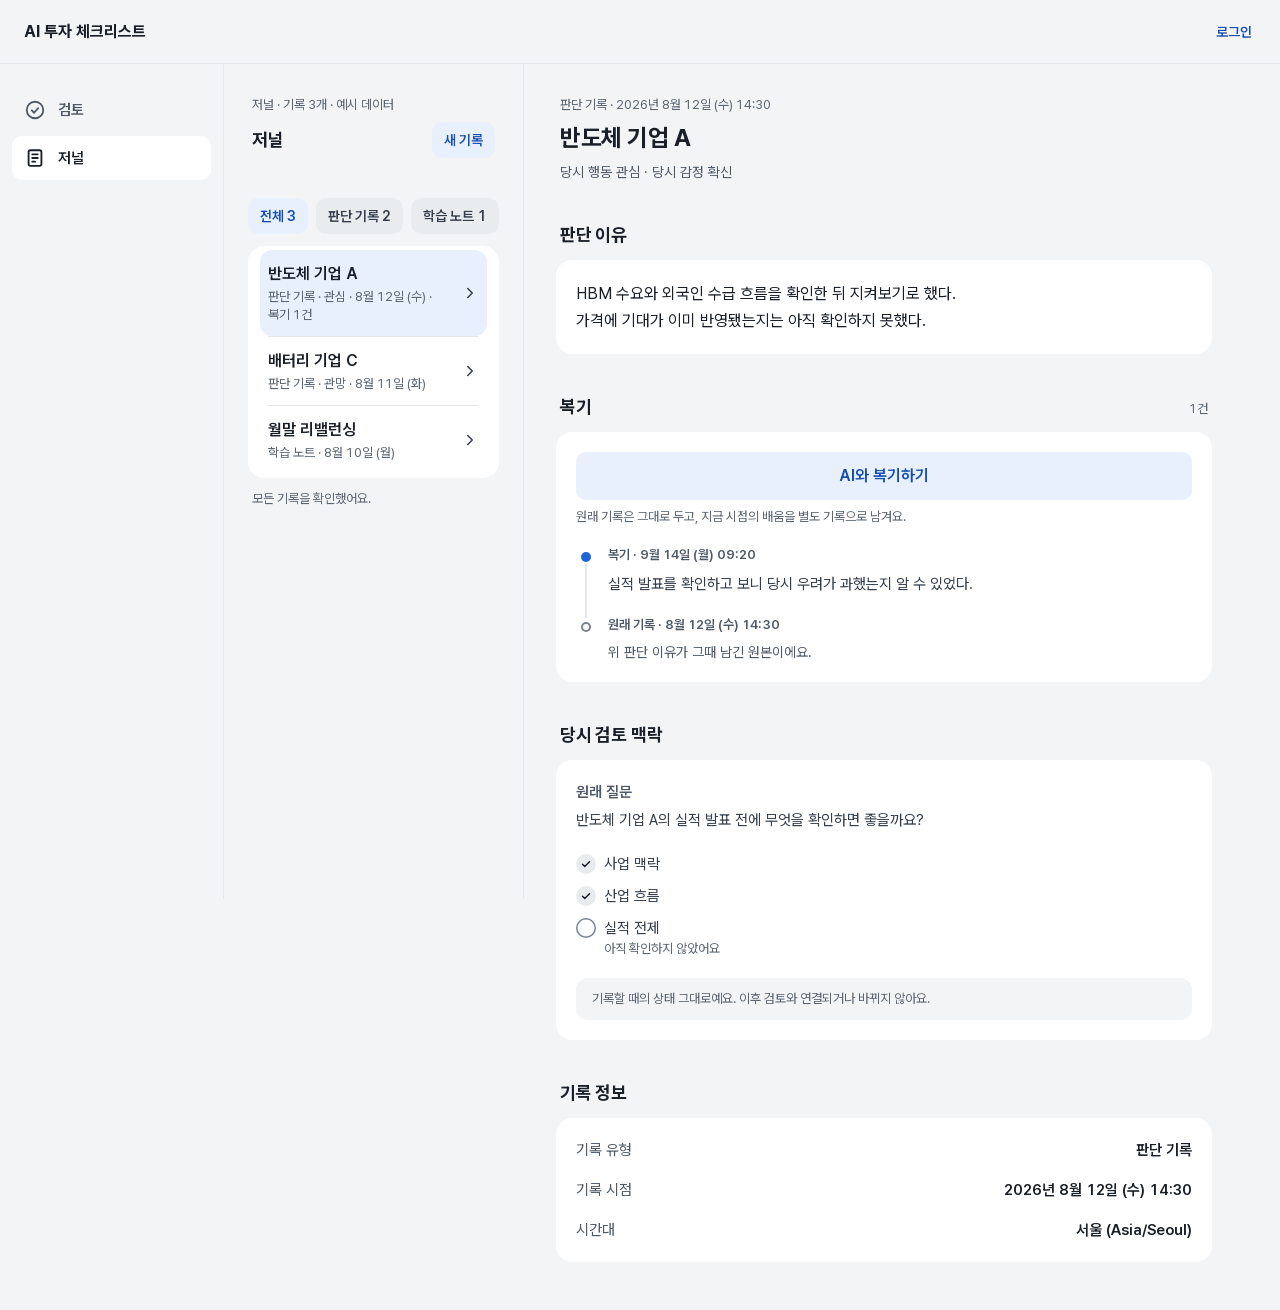
<file: legacy-review-pending/90-meta-handoff/design-engineering/2026-11-f1-principal-design/mockups/finance/02-journal/index.html>
<!doctype html>
<html lang="ko"><head><meta charset="utf-8"><meta name="viewport" content="width=device-width,initial-scale=1,viewport-fit=cover">
<title>F1 시안 ② Finance 저널 목록·상세·복기</title>
<!-- F1 mockup (Fable F1, 2026-11-24). Self-contained: Foundation v1.0.0 tokens.css + ds.css (design-system@021e40e) + f1.css inlined. Example data only. Query: ?view=…&mode=dark -->
<style>
/* Ranikun Labs vNext-2 · preview mapping of tokens/*.tokens.json (hand-written, NOT generated).
   Values must equal the DTCG files; tokens/README.md has the check. Resolution order:
   foundation -> mode(light|dark) -> product(finance|carelog-a|carelog-b) x mode -> density(comfortable|compact). */
@font-face { font-family: "Pretendard Variable"; src: url("../../_shared/PretendardVariable.subset.woff2") format("woff2"); font-weight: 45 920; }

:root {
  --font-sans: "Pretendard Variable", Pretendard, -apple-system, "Apple SD Gothic Neo", "Noto Sans KR", sans-serif;
  /* spacing (foundation, limited scale) */
  --space-4: 4px; --space-8: 8px; --space-12: 12px; --space-16: 16px; --space-20: 20px;
  --space-24: 24px; --space-32: 32px; --space-40: 40px; --space-48: 48px;
  /* radius (independent of density, D3 candidates) */
  --radius-badge: 6px; --radius-control: 10px; --radius-inset: 12px; --radius-card: 16px; --radius-sheet: 24px; --radius-full: 999px;
  --touch-min: 44px;
  --rail-width: 3px;
}

/* ---------- mode: light (neutral + status, shared by all products) ---------- */
[data-mode="light"] {
  --color-bg-page: #f2f4f6;
  --color-surface-card: #ffffff;
  --color-surface-inset: #f2f4f6;
  --color-surface-control: #e9ecef;
  --color-surface-overlay: #ffffff;
  --color-scrim: rgba(15, 17, 20, 0.52);
  --color-text-strong: #191f28;
  --color-text-body: #333d4b;
  --color-text-secondary: #4e5968;
  --color-text-tertiary: #5b6673;
  --color-text-disabled: #8b95a1;
  --color-line-divider: #e5e8eb;
  --color-line-border: #d1d6db;
  --color-line-control: #78838f;
  --color-status-success-fg: #0a6b3b; --color-status-success-bg: #e5f4ec;
  --color-status-warning-fg: #8a4a00; --color-status-warning-bg: #fff1d6;
  --color-status-danger-fg: #c42336;  --color-status-danger-bg: #fdebed; --color-status-danger-solid: #c42336; --color-status-danger-on-solid: #ffffff;
  --color-status-conflict-fg: #6b3fb4; --color-status-conflict-bg: #f0eafb;
  --color-status-info-fg: #2a4f86;    --color-status-info-bg: #e9eff8;
  --color-status-neutral-fg: #4e5968; --color-status-neutral-bg: #e9ecef;
  --shadow-overlay: 0 8px 28px rgba(15, 17, 20, 0.16);
  color-scheme: light;
}
/* ---------- mode: dark ---------- */
[data-mode="dark"] {
  --color-bg-page: #0f1114;
  --color-surface-card: #1a1d21;
  --color-surface-inset: #22262b;
  --color-surface-control: #2a2f35;
  --color-surface-overlay: #22262b;
  --color-scrim: rgba(0, 0, 0, 0.64);
  --color-text-strong: #f2f4f6;
  --color-text-body: #d1d6db;
  --color-text-secondary: #b4bcc5;
  --color-text-tertiary: #98a2ad;
  --color-text-disabled: #6b7580;
  --color-line-divider: #2a2f35;
  --color-line-border: #3a4048;
  --color-line-control: #7f8995;
  --color-status-success-fg: #5fd08f; --color-status-success-bg: #12301f;
  --color-status-warning-fg: #f0b44c; --color-status-warning-bg: #33260c;
  --color-status-danger-fg: #ff8a95;  --color-status-danger-bg: #3a1519; --color-status-danger-solid: #ff7a87; --color-status-danger-on-solid: #1a0508;
  --color-status-conflict-fg: #b79cf0; --color-status-conflict-bg: #261a40;
  --color-status-info-fg: #8fb2ea;    --color-status-info-bg: #172538;
  --color-status-neutral-fg: #b4bcc5; --color-status-neutral-bg: #2a2f35;
  --shadow-overlay: 0 8px 28px rgba(0, 0, 0, 0.5);
  color-scheme: dark;
}

/* ---------- product brand x mode (4 tokens each; status never refers to these) ---------- */
[data-product="finance"][data-mode="light"]   { --color-brand-strong: #1d64d8; --color-brand-deep: #174fb0; --color-brand-subtle: #e8f0fd; --color-brand-on-strong: #ffffff; }
[data-product="finance"][data-mode="dark"]    { --color-brand-strong: #4f95ff; --color-brand-deep: #9cc2ff; --color-brand-subtle: #172a4d; --color-brand-on-strong: #0b1220; }
[data-product="carelog-a"][data-mode="light"] { --color-brand-strong: #1c719a; --color-brand-deep: #005d84; --color-brand-subtle: #dceefa; --color-brand-on-strong: #ffffff; }
[data-product="carelog-a"][data-mode="dark"]  { --color-brand-strong: #4fa8d6; --color-brand-deep: #a6d3ee; --color-brand-subtle: #13283a; --color-brand-on-strong: #0b1220; }
[data-product="carelog-b"][data-mode="light"] { --color-brand-strong: #007974; --color-brand-deep: #00605c; --color-brand-subtle: #d9f1ef; --color-brand-on-strong: #ffffff; }
[data-product="carelog-b"][data-mode="dark"]  { --color-brand-strong: #3cb7ab; --color-brand-deep: #8fe0d6; --color-brand-subtle: #0f2e2c; --color-brand-on-strong: #0b1220; }
[data-product] { --color-focus: var(--color-brand-strong); }

/* ---------- density (information amount & spacing; NOT responsive, NOT radius) ---------- */
[data-density="comfortable"] {
  --type-page-title-weight: 700; --type-page-title-tracking: -0.48px; --type-section-title-weight: 700; --type-section-title-tracking: -0.18px; --type-content-title-weight: 600; --type-content-title-tracking: 0px; --type-key-value-weight: 700; --type-key-value-tracking: -0.22px; --type-body-weight: 400; --type-body-tracking: 0px; --type-reading-weight: 400; --type-reading-tracking: 0px; --type-supporting-weight: 400; --type-supporting-tracking: 0px; --type-meta-weight: 400; --type-meta-tracking: 0px; --type-label-weight: 600; --type-label-tracking: 0px;
  --type-page-title-size: 24px; --type-page-title-line: 32px;
  --type-section-title-size: 18px; --type-section-title-line: 26px;
  --type-content-title-size: 16px; --type-content-title-line: 24px;
  --type-key-value-size: 22px; --type-key-value-line: 30px;
  --type-body-size: 15px; --type-body-line: 24px;
  --type-reading-size: 16px; --type-reading-line: 27px;
  --type-supporting-size: 14px; --type-supporting-line: 20px;
  --type-meta-size: 13px; --type-meta-line: 18px;
  --type-label-size: 13px; --type-label-line: 18px;
  --layout-page-gutter: 16px; --layout-section-gap: 40px; --layout-title-gap: 12px;
  --layout-card-padding: 20px; --layout-group-gap: 20px; --layout-item-gap: 8px;
  --control-height: 48px; --control-height-small: 36px; --list-row-min: 56px;
}
[data-density="compact"] {
  --type-page-title-weight: 700; --type-page-title-tracking: -0.44px; --type-section-title-weight: 700; --type-section-title-tracking: -0.18px; --type-content-title-weight: 600; --type-content-title-tracking: 0px; --type-key-value-weight: 700; --type-key-value-tracking: -0.2px; --type-body-weight: 400; --type-body-tracking: 0px; --type-reading-weight: 400; --type-reading-tracking: 0px; --type-supporting-weight: 400; --type-supporting-tracking: 0px; --type-meta-weight: 400; --type-meta-tracking: 0px; --type-label-weight: 600; --type-label-tracking: 0px;
  --type-page-title-size: 22px; --type-page-title-line: 30px;
  --type-section-title-size: 18px; --type-section-title-line: 26px;
  --type-content-title-size: 15px; --type-content-title-line: 22px;
  --type-key-value-size: 20px; --type-key-value-line: 28px;
  --type-body-size: 14px; --type-body-line: 21px;
  --type-reading-size: 15px; --type-reading-line: 24px;
  --type-supporting-size: 13px; --type-supporting-line: 19px;
  --type-meta-size: 12px; --type-meta-line: 17px;
  --type-label-size: 12px; --type-label-line: 17px;
  --layout-page-gutter: 16px; --layout-section-gap: 32px; --layout-title-gap: 8px;
  --layout-card-padding: 16px; --layout-group-gap: 16px; --layout-item-gap: 8px;
  --control-height: 44px; --control-height-small: 36px; --list-row-min: 52px;
}

/* Ranikun Labs vNext-2 · component & pattern styles for preview (candidate C system).
   Rule: every color, font size, gap and radius reads a token from tokens.css. Literal values are allowed
   only from the exception list in docs/04-guidelines.md §5 (1px lines, 2px focus/timeline, icon boxes,
   app bar 56, tab 52/12/16, input 16/24 and textarea 112, preview frame and layout widths 393/852/1360/860/220/360/720,
   env() 0px fallbacks). verification/literal-values.md lists every occurrence. */
.ds, .ds * { box-sizing: border-box; }
.ds { font-family: var(--font-sans); color: var(--color-text-body); background: var(--color-bg-page);
  font-size: var(--type-body-size); line-height: var(--type-body-line); -webkit-font-smoothing: antialiased;
  font-variant-numeric: tabular-nums; word-break: keep-all; overflow-wrap: anywhere; }
.ds h1, .ds h2, .ds h3, .ds p, .ds ul, .ds ol { margin: 0; padding: 0; }
.ds ul { list-style: none; }
/* rc2 (Fable M1 / Sol MAJOR-01): zero-specificity reset so component typography (.btn, .select-chip, .checkbox) wins. */
:where(.ds) :where(button) { font: inherit; }
.ds :focus-visible { outline: 2px solid var(--color-focus); outline-offset: 2px; }
.ds svg { display: block; flex: none; }

/* ---- typography roles (size + weight + color + line height decided together) ---- */
.t-page-title    { font-size: var(--type-page-title-size); line-height: var(--type-page-title-line); font-weight: var(--type-page-title-weight); letter-spacing: var(--type-page-title-tracking); color: var(--color-text-strong); }
.t-section-title { font-size: var(--type-section-title-size); line-height: var(--type-section-title-line); font-weight: var(--type-section-title-weight); letter-spacing: var(--type-section-title-tracking); color: var(--color-text-strong); }
.t-content-title { font-size: var(--type-content-title-size); line-height: var(--type-content-title-line); font-weight: var(--type-content-title-weight); letter-spacing: var(--type-content-title-tracking); color: var(--color-text-strong); }
.t-key-value     { font-size: var(--type-key-value-size); line-height: var(--type-key-value-line); font-weight: var(--type-key-value-weight); letter-spacing: var(--type-key-value-tracking); color: var(--color-text-strong); }
.t-body          { font-size: var(--type-body-size); line-height: var(--type-body-line); font-weight: var(--type-body-weight); letter-spacing: var(--type-body-tracking); color: var(--color-text-body); }
.t-reading       { font-size: var(--type-reading-size); line-height: var(--type-reading-line); font-weight: var(--type-reading-weight); letter-spacing: var(--type-reading-tracking); color: var(--color-text-strong); }
.t-supporting    { font-size: var(--type-supporting-size); line-height: var(--type-supporting-line); font-weight: var(--type-supporting-weight); letter-spacing: var(--type-supporting-tracking); color: var(--color-text-secondary); }
.t-meta          { font-size: var(--type-meta-size); line-height: var(--type-meta-line); font-weight: var(--type-meta-weight); letter-spacing: var(--type-meta-tracking); color: var(--color-text-tertiary); }
.t-label         { font-size: var(--type-label-size); line-height: var(--type-label-line); font-weight: var(--type-label-weight); letter-spacing: var(--type-label-tracking); color: var(--color-text-secondary); }
.t-strong { font-weight: 600; color: var(--color-text-strong); }

/* ---- frames ---- */
.phone { width: 393px; max-width: 100%; min-height: 852px; margin: 0; display: flex; flex-direction: column; background: var(--color-bg-page); position: relative; }
.appbar { display: flex; align-items: center; gap: var(--space-4); min-height: 56px; padding: 0 var(--space-8) 0 var(--space-4); }
.appbar .spacer { flex: 1; }
.appbar .appbar-title { flex: 1; min-width: 0; font-size: var(--type-content-title-size); line-height: var(--type-content-title-line); font-weight: 600; color: var(--color-text-strong); }
.page { flex: 1; padding: var(--space-8) var(--layout-page-gutter) var(--space-48); display: flex; flex-direction: column; gap: var(--layout-section-gap); min-width: 0; }
.page-header { display: flex; flex-direction: column; gap: var(--space-8); padding: 0 var(--space-4); }
.page-header .head-row { display: flex; align-items: flex-start; justify-content: space-between; gap: var(--space-12); }

/* ---- surface / layer ---- */
.section { display: flex; flex-direction: column; gap: var(--layout-title-gap); min-width: 0; }
.section-head { display: flex; align-items: baseline; justify-content: space-between; gap: var(--space-12); padding: 0 var(--space-4); }
.card { background: var(--color-surface-card); border-radius: var(--radius-card); padding: var(--layout-card-padding); display: flex; flex-direction: column; gap: var(--layout-group-gap); min-width: 0; }
.card.tight { gap: var(--space-12); }
.card.flush { padding-top: var(--space-4); padding-bottom: var(--space-4); gap: 0; }
.inset { background: var(--color-surface-inset); border-radius: var(--radius-inset); padding: var(--space-12) var(--space-16); display: flex; flex-direction: column; gap: var(--space-4); }
.divider { height: 1px; background: var(--color-line-divider); border: 0; margin: 0; }
.stack { display: flex; flex-direction: column; gap: var(--layout-item-gap); min-width: 0; }
.stack-4 { display: flex; flex-direction: column; gap: var(--space-4); min-width: 0; }
.stack-12 { display: flex; flex-direction: column; gap: var(--space-12); min-width: 0; }
.inline { display: flex; align-items: baseline; gap: var(--space-8); flex-wrap: wrap; min-width: 0; }
.between { display: flex; align-items: center; justify-content: space-between; gap: var(--space-12); min-width: 0; }

/* ---- label-value ---- */
.kv { display: flex; flex-direction: column; }
.kv-row { display: flex; justify-content: space-between; align-items: baseline; gap: var(--space-16); padding: var(--space-8) 0; }
.kv-row .k { color: var(--color-text-secondary); font-size: var(--type-body-size); line-height: var(--type-body-line); flex: none; }
.kv-row .v { color: var(--color-text-strong); font-size: var(--type-body-size); line-height: var(--type-body-line); font-weight: 600; text-align: right; min-width: 0; }
.kv-stack .kv-row { flex-direction: column; align-items: stretch; gap: var(--space-4); }
.kv-stack .kv-row .v { text-align: left; font-weight: 400; color: var(--color-text-body); }

/* ---- list ---- */
.list-row { display: flex; align-items: center; gap: var(--space-12); min-height: var(--list-row-min); padding: var(--space-12) 0; color: inherit; text-decoration: none; position: relative; }
.list-row + .list-row { border-top: 1px solid var(--color-line-divider); }
.list-row .grow { flex: 1; min-width: 0; display: flex; flex-direction: column; gap: 2px; }
.list-row .chev { color: var(--color-text-tertiary); }
.list-row.rail { padding-left: var(--space-16); }
.list-row.rail::before { content: ""; position: absolute; left: 0; top: var(--space-12); bottom: var(--space-12); width: var(--rail-width); border-radius: 2px; background: var(--rail-color, var(--color-line-control)); }
.nav-row { display: flex; align-items: center; justify-content: space-between; gap: var(--space-12); min-height: var(--list-row-min); padding: 0 var(--space-4); color: var(--color-text-strong); }

/* ---- status label (text first; color only supports) ---- */
.status { display: inline-flex; align-items: center; gap: var(--space-4); font-size: var(--type-meta-size); line-height: var(--type-meta-line); font-weight: 600; padding: 2px var(--space-8); border-radius: var(--radius-badge); white-space: nowrap; background: var(--color-status-neutral-bg); color: var(--color-status-neutral-fg); }
.status.success { background: var(--color-status-success-bg); color: var(--color-status-success-fg); }
.status.warning { background: var(--color-status-warning-bg); color: var(--color-status-warning-fg); }
.status.danger  { background: var(--color-status-danger-bg);  color: var(--color-status-danger-fg); }
.status.info    { background: var(--color-status-info-bg);    color: var(--color-status-info-fg); }
.status.conflict{ background: var(--color-status-conflict-bg);color: var(--color-status-conflict-fg); }
.status.plain { background: transparent; padding: 0; color: var(--color-text-tertiary); font-weight: 500; }
.rail-planned { --rail-color: var(--color-status-info-fg); }
.rail-overdue { --rail-color: var(--color-status-warning-fg); }
.rail-done    { --rail-color: var(--color-line-control); }

/* ---- actions: meaning (primary/secondary/destructive) is separate from emphasis (strong/subtle/neutral/text) ---- */
.btn { appearance: none; border: 0; cursor: pointer; display: inline-flex; align-items: center; justify-content: center; gap: var(--space-8);
  min-height: var(--control-height); padding: 0 var(--space-20); border-radius: var(--radius-control);
  font-size: var(--type-content-title-size); line-height: var(--type-content-title-line); font-weight: var(--type-content-title-weight); text-align: center; max-width: 100%; text-decoration: none; }
.btn--strong  { background: var(--color-brand-strong); color: var(--color-brand-on-strong); }
.btn--subtle  { background: var(--color-brand-subtle); color: var(--color-brand-deep); }
.btn--neutral { background: var(--color-surface-control); color: var(--color-text-body); }
.btn--text    { background: transparent; color: var(--color-brand-deep); padding: 0 var(--space-8); min-height: var(--touch-min); }
.btn--text-neutral { background: transparent; color: var(--color-text-secondary); padding: 0 var(--space-8); min-height: var(--touch-min); }
.btn--danger-strong { background: var(--color-status-danger-solid); color: var(--color-status-danger-on-solid); }
.btn--danger-text { background: transparent; color: var(--color-status-danger-fg); padding: 0 var(--space-8); min-height: var(--touch-min); }
.btn--small { min-height: var(--control-height-small); padding: 0 var(--space-12); font-size: var(--type-supporting-size); line-height: var(--type-supporting-line); position: relative; }
/* rc2: visual 36 stays; transparent vertical extension makes the hit area 44 (project rule; WCAG 2.5.8 minimum is 24). Horizontal edges are not extended, so side-by-side buttons never overlap. */
.btn--small::after { content: ""; position: absolute; inset: -4px 0; }
.btn--small, .btn--text, .btn--text-neutral, .btn--danger-text, .select-chip { min-width: var(--touch-min); } /* rc2: 44 wide as well as 44 tall */
.btn--block { display: flex; width: 100%; }
.btn[disabled] { background: var(--color-surface-control); color: var(--color-text-disabled); cursor: not-allowed; }
.actions { display: flex; flex-direction: column; gap: var(--space-8); }
.actions .pair { display: grid; grid-template-columns: 1fr 1fr; gap: var(--space-8); }
.footer-action { position: sticky; bottom: 0; padding: var(--space-12) var(--layout-page-gutter) calc(var(--space-12) + env(safe-area-inset-bottom, 0px));
  background: linear-gradient(to top, var(--color-bg-page) 70%, transparent); }

/* ---- timeline (record history: original -> retrospectives) ---- */
.timeline { display: flex; flex-direction: column; }
.tl-item { display: grid; grid-template-columns: 20px minmax(0, 1fr); column-gap: var(--space-12); position: relative; padding-bottom: var(--layout-group-gap); }
.tl-item:last-child { padding-bottom: 0; }
.tl-item::before { content: ""; position: absolute; left: 9px; top: 18px; bottom: -2px; width: 2px; background: var(--color-line-divider); }
.tl-item:last-child::before { display: none; }
.tl-node { width: 10px; height: 10px; border-radius: 50%; margin: 6px 0 0 5px; background: var(--color-surface-card); box-shadow: inset 0 0 0 2px var(--color-line-control); }
.tl-node.now { box-shadow: inset 0 0 0 5px var(--color-brand-strong); }
.tl-body { display: flex; flex-direction: column; gap: var(--space-8); min-width: 0; }

/* ---- bullets & checks ---- */
.qlist { display: flex; flex-direction: column; gap: var(--space-8); }
.qlist li { display: grid; grid-template-columns: 16px minmax(0, 1fr); gap: var(--space-8); }
.qlist li::before { content: ""; width: 5px; height: 5px; border-radius: 50%; background: var(--color-text-tertiary); margin: calc(var(--type-body-line) / 2 - 2px) 0 0 5px; }
.check { display: grid; grid-template-columns: 20px minmax(0, 1fr); gap: var(--space-8); align-items: start; }
.check .mark { width: 20px; height: 20px; border-radius: 50%; display: flex; align-items: center; justify-content: center; margin-top: 2px; }
.check .mark.on { background: var(--color-status-neutral-bg); color: var(--color-text-strong); }
.check .mark.off { box-shadow: inset 0 0 0 1.5px var(--color-line-control); }

/* ---- navigation ---- */
.tabbar { position: sticky; bottom: 0; display: grid; grid-template-columns: 1fr 1fr; background: var(--color-surface-card); border-top: 1px solid var(--color-line-divider); padding: var(--space-4) var(--space-8) calc(var(--space-4) + env(safe-area-inset-bottom, 0px)); }
.tab { display: flex; flex-direction: column; align-items: center; gap: 2px; min-height: 52px; justify-content: center; font-size: 12px; line-height: 16px; font-weight: 600; color: var(--color-text-tertiary); }
.tab.on { color: var(--color-text-strong); }
.iconbtn { appearance: none; border: 0; background: transparent; width: var(--touch-min); height: var(--touch-min); border-radius: var(--radius-control); display: inline-flex; align-items: center; justify-content: center; color: var(--color-text-strong); cursor: pointer; }

/* ---- field ---- */
.field { display: flex; flex-direction: column; gap: var(--space-8); }
.input { min-height: var(--control-height); border-radius: var(--radius-control); background: var(--color-surface-card); box-shadow: inset 0 0 0 1px var(--color-line-control); padding: var(--space-12) var(--space-16); color: var(--color-text-strong); font-size: 16px; line-height: 24px; }
.input.area { min-height: 112px; }

/* ---- desktop frame ---- */
.desktop { width: 1360px; min-height: 860px; display: grid; grid-template-columns: 220px minmax(0, 1fr); background: var(--color-bg-page); }
.sidenav { padding: var(--space-24) var(--space-12); display: flex; flex-direction: column; gap: var(--space-4); }
.sidenav .brandmark { font-size: var(--type-content-title-size); font-weight: 700; color: var(--color-text-strong); padding: var(--space-8) var(--space-12) var(--space-20); }
.navitem { display: flex; align-items: center; gap: var(--space-12); min-height: var(--touch-min); padding: 0 var(--space-12); border-radius: var(--radius-control); font-weight: 600; color: var(--color-text-secondary); }
.navitem.on { background: var(--color-surface-card); color: var(--color-text-strong); }
.dmain { padding: var(--space-40) var(--space-48); display: flex; flex-direction: column; gap: var(--layout-section-gap); min-width: 0; }
.split { display: grid; grid-template-columns: 360px minmax(0, 1fr); gap: var(--space-24); align-items: start; }
.split.main-aside { grid-template-columns: minmax(0, 1fr) 360px; }
.readable { max-width: 720px; }

/* ---- vNext-2 Delta: three different "check" meanings (Finding 3) ---- */
/* 1) Status display (completed review, read-only): .check .mark.on/.off above. Not focusable, no role. */
/* 2) Checkbox (interactive, review in progress / include context): a real control. */
.checkbox { appearance: none; border: 0; background: transparent; display: grid; grid-template-columns: 24px minmax(0, 1fr); gap: var(--space-12); align-items: start; width: 100%; min-height: var(--touch-min); padding: var(--space-8) 0; text-align: left; cursor: pointer; color: var(--color-text-body); font-size: var(--type-body-size); line-height: var(--type-body-line); }
.checkbox .box { width: 22px; height: 22px; margin-top: 1px; border-radius: var(--radius-badge); box-shadow: inset 0 0 0 1.5px var(--color-line-control); display: flex; align-items: center; justify-content: center; color: transparent; }
.checkbox[aria-checked="true"] .box { background: var(--color-brand-strong); box-shadow: none; color: var(--color-brand-on-strong); }
/* 3) Select chip (choose what to include in the record): toggle button, label never changes ("함께 남기기").
      State = aria-pressed + check icon + subtle face. Label text is fixed so it never reads as "saved". */
.select-chip { appearance: none; border: 0; cursor: pointer; display: inline-flex; align-items: center; gap: var(--space-4); min-height: var(--control-height-small); padding: 0 var(--space-12); border-radius: var(--radius-full);
  font-size: var(--type-supporting-size); line-height: var(--type-supporting-line); font-weight: var(--type-label-weight); background: var(--color-surface-control); color: var(--color-text-body); white-space: nowrap; position: relative; flex-shrink: 0; }
.select-chip::after { content: ""; position: absolute; inset: -4px 0; } /* 36 visual + 4px transparent extension each side = 44 touch */
.select-chip .tick { display: none; }
.select-chip[aria-pressed="true"] { background: var(--color-brand-subtle); color: var(--color-brand-deep); }
.select-chip[aria-pressed="true"] .tick { display: block; }
.select-chip[aria-disabled="true"] { background: var(--color-surface-control); color: var(--color-text-disabled); cursor: not-allowed; }
/* quiet variant for long lists (4+ items): off state drops to text strength, on state keeps the subtle face */
.select-chip--quiet { background: transparent; color: var(--color-text-secondary); padding: 0 var(--space-8); }
.select-chip--quiet[aria-disabled="true"] { background: transparent; }

/* ---- adopted from production feedback ---- */
.chips { display: flex; gap: var(--space-8); flex-wrap: wrap; }
.list-row.sel { background: var(--color-brand-subtle); margin: 0 calc(var(--space-12) * -1); padding-left: var(--space-12); padding-right: var(--space-12); border-radius: var(--radius-inset); }
.sr { position: absolute; width: 1px; height: 1px; overflow: hidden; clip: rect(0 0 0 0); white-space: nowrap; }
/* key block: the one emphasized area of a calm screen (C emphasis inside B composition) */
.key-block { display: flex; flex-direction: column; gap: var(--space-8); }
.kv > .kv-row:first-child { padding-top: 0; } .kv > .kv-row:last-child { padding-bottom: 0; }
/* WCAG 2.4.11: keep focused items clear of the sticky footer (footer = 12 + control 48 + 12 + gradient ≈ 96). Exception listed in docs/04 §5. */
html:has(.footer-action) { scroll-padding-bottom: 96px; }

/* rc2 (Fable 후속 / Sol MINOR-02): review annotations are NOT product UI. Never implement .anno content in FE. */
.anno { display: inline-flex; align-items: center; gap: var(--space-4); font-size: 12px; line-height: 16px; color: var(--color-text-tertiary); border: 1px dashed var(--color-line-control); border-radius: var(--radius-badge); padding: 2px var(--space-8); }
.anno::before { content: "검수 메모"; font-weight: 600; }

/* F1 adaptive mockup layer (Fable F1, 2026-11-24). Mockup only — NOT FE code.
   Colors, type, spacing and radius read Foundation v1.0.0 tokens (tokens.css) and ds.css classes.
   Literal px here are layout widths decided by each product Host (docs/04 §5): 56/64 bars, 80/224 rails,
   660/760/520/560/640/720 measures, 300/320/360 aside and master columns, 1360 host.
   Elements that do not exist in v1.0.0 carry data-f1="C:<name>" (v1.1 candidate) or data-f1="D:<name>" (Owner gate). */
[hidden] { display: none !important; }
html, body { margin: 0; background: var(--color-bg-page); }
html { scroll-padding-bottom: 96px; }
textarea.input, input.input, select.input { display: block; width: 100%; border: 0; font-family: inherit; }
textarea.input { resize: none; }
.input::placeholder { color: var(--color-text-tertiary); }
.app { min-height: 100dvh; display: flex; flex-direction: column; background: var(--color-bg-page); }
.host { flex: 1; display: flex; min-width: 0; width: 100%; margin: 0 auto; }
.content { flex: 1; min-width: 0; display: flex; flex-direction: column; }
.skip { position: absolute; left: -9999px; }
.skip:focus { left: var(--space-16); top: var(--space-8); z-index: 10; background: var(--color-surface-card); color: var(--color-text-strong); padding: var(--space-8) var(--space-12); border-radius: var(--radius-control); }
.page { width: 100%; margin: 0 auto; }
.grow { flex: 1; min-width: 0; }
.row { display: flex; align-items: center; gap: var(--space-8); min-width: 0; }
.wrap { flex-wrap: wrap; }
.link { color: var(--color-brand-deep); font-weight: 600; text-decoration: none; display: inline-flex; align-items: center; min-height: var(--touch-min); min-width: var(--touch-min); }
.kv-row .link { justify-content: flex-end; margin: calc(var(--space-12) * -1) 0; }
.clamp-1 { display: -webkit-box; -webkit-line-clamp: 1; -webkit-box-orient: vertical; overflow: hidden; }
.clamp-2 { display: -webkit-box; -webkit-line-clamp: 2; -webkit-box-orient: vertical; overflow: hidden; }
.pre { white-space: pre-wrap; }
.tabbar { z-index: 3; }
.tab { text-decoration: none; }
.footer-action { z-index: 2; }
.footer-action .bar { display: flex; align-items: center; gap: var(--space-12); width: 100%; margin: 0 auto; }
.footer-action .bar .btn { flex: 1; }
.footer-action .bar .t-meta { display: none; }

/* ---------- C: Notice (status sentence block; canvas v1.1 component, FD-1) ---------- */
.notice { display: flex; flex-direction: column; gap: var(--space-4); padding: var(--space-12) var(--space-16); border-radius: var(--radius-inset); background: var(--color-status-neutral-bg); color: var(--color-text-body); }
.notice .t-label { color: inherit; }
.notice.warning { background: var(--color-status-warning-bg); color: var(--color-status-warning-fg); }
.notice.info { background: var(--color-status-info-bg); color: var(--color-status-info-fg); }
.notice.danger { background: var(--color-status-danger-bg); color: var(--color-status-danger-fg); }
.notice p { color: inherit; }

/* ---------- C: Field (label + hint + error; canvas v1.1 Field, FD-1) ---------- */
.field > label, .field > .lbl { font-size: var(--type-label-size); line-height: var(--type-label-line); font-weight: var(--type-label-weight); color: var(--color-text-secondary); }
.field .req { color: var(--color-text-tertiary); font-weight: 400; }
.input.reading { font-size: 16px; line-height: 24px; min-height: 160px; }
.input.err { box-shadow: inset 0 0 0 2px var(--color-status-danger-fg); }
.field .err-msg { color: var(--color-status-danger-fg); font-size: var(--type-supporting-size); line-height: var(--type-supporting-line); }
/* C: Choice (single choice, native radio semantics; FD-7 Radio/Segmented) */
.choice { display: flex; flex-wrap: wrap; gap: var(--space-8); }
.choice .opt { display: inline-flex; align-items: center; gap: var(--space-8); min-height: var(--touch-min); padding: 0 var(--space-16); border-radius: var(--radius-control); background: var(--color-surface-control); color: var(--color-text-body); font-size: var(--type-body-size); line-height: var(--type-body-line); font-weight: 600; cursor: pointer; }
.choice .opt .dot { width: 20px; height: 20px; border-radius: 50%; box-shadow: inset 0 0 0 1.5px var(--color-line-control); flex: none; }
.choice .opt.on { background: var(--color-brand-subtle); color: var(--color-brand-deep); }
.choice .opt.on .dot { box-shadow: inset 0 0 0 6px var(--color-brand-strong); }
.choice.block { flex-direction: column; }
.choice.block .opt { width: 100%; }

/* ---------- C: skeleton (loading placeholder; FD-7) ---------- */
.sk { background: var(--color-surface-control); border-radius: var(--radius-badge); min-height: var(--space-16); }
.steps { display: flex; flex-direction: column; gap: var(--space-8); }
.steps li { display: grid; grid-template-columns: 20px minmax(0, 1fr); gap: var(--space-8); color: var(--color-text-tertiary); }
.steps li.done { color: var(--color-text-body); }
.steps li.now { color: var(--color-text-strong); font-weight: 600; }
.steps .st { width: 20px; height: 20px; border-radius: 50%; margin-top: 2px; box-shadow: inset 0 0 0 1.5px var(--color-line-control); display: flex; align-items: center; justify-content: center; }
.steps li.done .st { background: var(--color-status-neutral-bg); box-shadow: none; color: var(--color-text-strong); }
.steps li.now .st { box-shadow: inset 0 0 0 5px var(--color-brand-strong); }

/* ---------- panes (list | detail, main | aside). Activation rule differs per Host, see below ---------- */
.panes { display: block; width: 100%; }
.pane { min-width: 0; }
.pane-head { display: none; }
.aside-col { display: none; }

/* =====================================================================
   FINANCE HOST (A: finance-harness-fe docs/nav-map.md, docs/route-architecture.md §7, src/constants/layout.ts)
   <768 bottom tabs (root screens) / context bar (inner screens)
   >=768 top navigation, also 1024-1279 portrait
   >=1024 landscape or >=1280: left rail. Host max 1360. Measures: reading 660, result 760.
   ===================================================================== */
.fin .host { max-width: 1360px; }
.fin .topbar { display: flex; align-items: center; gap: var(--space-12); min-height: 56px; padding: 0 var(--space-8) 0 var(--space-20); border-bottom: 1px solid var(--color-line-divider); }
.fin .topbar .brand { flex: 1; font-size: var(--type-content-title-size); line-height: var(--type-content-title-line); font-weight: 700; color: var(--color-text-strong); }
.fin .topbar .acct { flex: 1; display: flex; justify-content: flex-end; }
.fin .pnav-top, .fin .pnav-rail { display: none; }
.fin[data-screen="inner"] .topbar, .fin[data-screen="inner"] .tabbar { display: none; }
.fin .page { padding-top: var(--space-24); }
.fin[data-screen="inner"] .page { padding-top: var(--space-8); }
.fin .m-reading { max-width: 660px; }
.fin .m-result { max-width: 760px; }
/* C: Navigation top (segmented) */
.seg { display: inline-flex; gap: var(--space-4); padding: var(--space-4); border-radius: var(--radius-inset); background: var(--color-surface-control); }
.seg a { display: inline-flex; align-items: center; gap: var(--space-8); min-height: var(--touch-min); padding: 0 var(--space-20); border-radius: var(--radius-control); font-size: var(--type-supporting-size); line-height: var(--type-supporting-line); font-weight: 600; color: var(--color-text-secondary); text-decoration: none; }
.seg a.on { background: var(--color-surface-card); color: var(--color-text-strong); }
.navitem { text-decoration: none; font-size: var(--type-body-size); line-height: var(--type-body-line); }
body[data-view="list"] .fin .pane-detail, body[data-view="detail"] .fin .pane-master { display: none; }

@media (min-width: 768px) {
  .fin .topbar, .fin[data-screen="inner"] .topbar { display: flex; min-height: 64px; padding: 0 max(var(--space-16), calc((100vw - 1360px) / 2 + var(--space-16))) 0 max(var(--space-24), calc((100vw - 1360px) / 2 + var(--space-24))); }
  .fin .topbar .brand { flex: 1; }
  .fin .tabbar { display: none; }
  .fin .pnav-top { display: block; }
  .fin .page, .fin[data-screen="inner"] .page { padding: var(--space-24) var(--space-24) var(--space-48); }
  .fin .appbar { padding: 0; margin-left: calc(var(--space-12) * -1); min-height: var(--touch-min); }
  .footer-action .bar .btn { flex: none; min-width: 200px; }
  .footer-action .bar .t-meta { display: block; flex: 1; }
  .footer-action { padding-left: var(--space-24); padding-right: var(--space-24); }
}
@media (min-width: 1024px) and (orientation: landscape), (min-width: 1280px) {
  .fin .pnav-top { display: none; }
  .fin .pnav-rail { display: flex; flex-direction: column; gap: var(--space-4); width: 224px; flex: none; padding: var(--space-24) var(--space-12); border-right: 1px solid var(--color-line-divider); position: sticky; top: 0; align-self: flex-start; height: calc(100dvh - 65px); }
  .fin .page, .fin[data-screen="inner"] .page { padding: var(--space-32) var(--space-32) var(--space-48); }
  /* A: approved two-pane #1 Journal List | Detail and #2 Original | Retrospective only */
  .fin .panes.two { display: grid; grid-template-columns: minmax(300px, 0.38fr) minmax(0, 1fr); align-items: start; }
  .fin .panes.two .pane-master, .fin .panes.two .pane-detail { display: block !important; }
  .fin .panes.two .pane-master { border-right: 1px solid var(--color-line-divider); position: sticky; top: 0; max-height: calc(100dvh - 65px); overflow: auto; }
  .fin .panes.two .page { padding: var(--space-32) var(--space-24) var(--space-48); margin: 0; }
  .fin .panes.two .pane-detail .page { max-width: 720px; padding-left: var(--space-32); padding-right: var(--space-32); }
  .fin .panes.two .appbar .iconbtn.back { display: none; }
  .fin .panes.even { grid-template-columns: minmax(0, 1fr) minmax(0, 1fr); }
  .fin .panes.even .pane-detail .page { max-width: none; }
}
/* main | aside (Result + "기록으로 이어가기"). Needs 760 + 24 + 300 inside the main area, so only from 1280 wide.
   This is NOT a Question | Result two-pane: the aside holds only the hand-off block that otherwise sits at the end of the page. */
@media (min-width: 1280px) {
  .fin .with-aside { display: grid; grid-template-columns: minmax(0, 760px) 300px; gap: var(--space-24); align-items: start; justify-content: center; padding: var(--space-32) var(--space-24) var(--space-48); }
  .fin .with-aside > .page { padding: 0; margin: 0; }
  .fin .with-aside .aside-col { display: flex; flex-direction: column; gap: var(--space-12); position: sticky; top: var(--space-24); }
  .fin .with-aside .inflow-handoff, .fin .with-aside ~ .footer-action { display: none; }
}

/* =====================================================================
   CARELOG HOST (A: carelog-fe docs/design/carelog/README.md "Responsive foundation", adaptiveHostModel.ts)
   <768 bottom navigation (2 tabs + account row) / >=768 left rail 80
   two-pane only when available width >= 1100 AND landscape (viewport >= 1180 with the 80 rail). D-3 kept.
   ===================================================================== */
.care .cnav { position: sticky; bottom: 0; z-index: 3; background: var(--color-surface-card); border-top: 1px solid var(--color-line-divider); padding-bottom: env(safe-area-inset-bottom, 0px); }
.care .cnav .tabs { display: grid; grid-template-columns: 1fr 1fr; padding: 0 var(--space-8); }
.care .cnav .tab { min-height: 56px; }
.care .cnav .acct { display: flex; align-items: center; justify-content: center; gap: var(--space-8); min-height: var(--touch-min); border-top: 1px solid var(--color-line-divider); font-size: var(--type-supporting-size); line-height: var(--type-supporting-line); font-weight: 600; color: var(--color-text-secondary); text-decoration: none; }
body[data-nav="one-row"] .care .cnav .tabs { grid-template-columns: 1fr 1fr 1fr; }
body[data-nav="one-row"] .care .cnav > .acct { display: none; }
body:not([data-nav="one-row"]) .care .cnav .tabs .tab.acct3 { display: none; }
.care .crail { display: none; }
.care .page { padding-top: var(--space-16); }
.care .m-readable { max-width: 560px; }
.care .m-scan { max-width: 720px; }
body[data-view="list"] .care .pane-detail, body[data-view="detail"] .care .pane-master { display: none; }
@media (min-width: 768px) {
  .care .cnav { display: none; }
  .care .crail { display: flex; flex-direction: column; gap: var(--space-4); width: 80px; flex: none; padding: var(--space-8); border-right: 1px solid var(--color-line-divider); position: sticky; top: 0; align-self: flex-start; height: 100dvh; box-sizing: border-box; }
  .care .crail a { display: flex; flex-direction: column; align-items: center; justify-content: center; gap: 2px; min-height: 56px; border-radius: var(--radius-control); font-size: var(--type-label-size); line-height: var(--type-label-line); font-weight: 600; color: var(--color-text-secondary); text-decoration: none; }
  .care .crail a.on { background: var(--color-brand-subtle); color: var(--color-brand-deep); }
  .care .crail .sp { flex: 1; }
  .care .page { padding: var(--space-24) var(--space-24) var(--space-48); }
  .care .m-readable { max-width: 520px; }
}
@media (min-width: 1024px) { .care .m-readable { max-width: 560px; } }
@media (min-width: 1180px) and (orientation: landscape) {
  .care .panes.two { display: grid; grid-template-columns: minmax(360px, 0.46fr) minmax(0, 1fr); align-items: start; }
  .care .panes.two .pane-master, .care .panes.two .pane-detail { display: block !important; }
  .care .panes.two .pane-master { border-right: 1px solid var(--color-line-divider); position: sticky; top: 0; max-height: 100dvh; overflow: auto; }
  .care .panes.two .page { margin: 0; max-width: none; }
  .care .panes.two .pane-detail .page { max-width: 640px; padding-left: var(--space-32); padding-right: var(--space-32); }
  .care .panes.two .appbar .iconbtn.back { display: none; }
}

/* ---------- Carelog schedule pieces (product grammar kept: 3px rail + text status) ---------- */
.week { --week-bleed: var(--layout-page-gutter); margin: 0 calc(var(--week-bleed) * -1); display: grid; grid-template-columns: repeat(7, minmax(0, 1fr)); gap: 0; position: sticky; top: 0; z-index: 2; background: var(--color-bg-page); padding: var(--space-8) 0; }
.week .day { appearance: none; border: 0; background: transparent; display: flex; flex-direction: column; align-items: center; justify-content: center; gap: 2px; min-height: 56px; min-width: var(--touch-min); border-radius: var(--radius-control); font-size: var(--type-label-size); line-height: var(--type-label-line); font-weight: 600; color: var(--color-text-tertiary); cursor: pointer; }
.week .day b { font-size: var(--type-content-title-size); line-height: var(--type-content-title-line); font-weight: 600; color: var(--color-text-strong); }
.week .day.on { background: var(--color-brand-subtle); color: var(--color-brand-deep); }
.week .day.on b { color: var(--color-brand-deep); }
.week .day i { width: 4px; height: 4px; border-radius: 50%; background: var(--color-text-tertiary); }
.week .day i.none { background: transparent; }
.agenda-row { align-items: flex-start; }
.agenda-row .time { flex: none; width: 48px; font-size: var(--type-content-title-size); line-height: var(--type-content-title-line); font-weight: 600; color: var(--color-text-strong); }
.agenda-row.dim .time, .agenda-row.dim .ttl { color: var(--color-text-secondary); }
.list-row.rail::before { top: var(--space-12); bottom: var(--space-12); }
.list-row.pad { padding-left: var(--space-16); padding-right: var(--space-4); }
.card.flush .list-row.sel { margin: 0 calc(var(--space-8) * -1); padding-left: var(--space-8); padding-right: var(--space-8); }
.card.flush .list-row.rail.sel { padding-left: calc(var(--space-16) + var(--space-8)); }
.card.flush .list-row.rail.sel::before { left: var(--space-8); }

/* ---------- D: Finance follow-up thread (new pattern, Owner gate) ---------- */
.thread { display: flex; flex-direction: column; gap: var(--layout-section-gap); }
.turn { display: flex; flex-direction: column; gap: var(--layout-title-gap); }
.turn .q { padding: 0 var(--space-4); display: flex; flex-direction: column; gap: var(--space-4); }
.composer { position: sticky; bottom: 0; z-index: 2; padding: var(--space-12) var(--layout-page-gutter) calc(var(--space-12) + env(safe-area-inset-bottom, 0px)); background: linear-gradient(to top, var(--color-bg-page) 80%, transparent); }
.composer .box { display: flex; align-items: flex-end; gap: var(--space-8); width: 100%; margin: 0 auto; background: var(--color-surface-card); border-radius: var(--radius-card); padding: var(--space-8); box-shadow: inset 0 0 0 1px var(--color-line-control); }
.composer textarea { flex: 1; min-height: 48px; border: 0; background: transparent; font-family: inherit; font-size: 16px; line-height: 24px; color: var(--color-text-strong); padding: var(--space-12); resize: none; outline-offset: -2px; }
@media (min-width: 768px) { .composer { padding-left: var(--space-24); padding-right: var(--space-24); } }
@media (min-width: 1280px) { .fin .with-aside .composer { padding-left: 0; padding-right: 0; } }

/* annotation chip already defined in ds.css (.anno). Never implement .anno in product UI. */

/* view names per screen (narrow layouts show one pane) */
body[data-view="agenda"] .care .pane-detail, body[data-view="create"] .care .pane-master,
body[data-view="overdue"] .care .pane-master, body[data-view="occurred"] .care .pane-master { display: none; }
.agenda-row { position: relative; }
.agenda-row .hit { position: absolute; inset: 0; border-radius: var(--radius-inset); }
.agenda-row .link { position: relative; z-index: 1; align-self: flex-start; margin: calc(var(--space-12) * -1) 0; }
.agenda-row .status { position: relative; }
@media (min-width: 1180px) and (orientation: landscape) {
  body[data-view="overdue"] .care .agenda-row[data-ev="e-overdue"], body[data-view="occurred"] .care .agenda-row[data-ev="e-occurred"] { background: var(--color-brand-subtle); margin: 0 calc(var(--space-8) * -1); padding-right: var(--space-8); padding-left: calc(var(--space-16) + var(--space-8)); border-radius: var(--radius-inset); }
  body[data-view="overdue"] .care .agenda-row[data-ev="e-overdue"]::before, body[data-view="occurred"] .care .agenda-row[data-ev="e-occurred"]::before { left: var(--space-8); }
}
.fin .with-aside .aside-col { padding-top: 84px; }
.skip { min-height: var(--touch-min); display: inline-flex; align-items: center; }

/* selection face only exists when list and detail are visible together */
.pane-master .list-row.sel { background: transparent; }
@media (min-width: 1024px) and (orientation: landscape), (min-width: 1280px) {
  .fin .panes.two .pane-master .list-row.sel { background: var(--color-brand-subtle); }
  .fin .panes.two .appbar.only-back { display: none; }
  .fin .panes.two .pane-master { min-height: calc(100dvh - 65px); }
  .fin .panes.even .pane-detail .page { padding-top: 128px; }
}
@media (min-width: 1180px) and (orientation: landscape) {
  .care .panes.two .pane-master .list-row.sel { background: var(--color-brand-subtle); }
  .care .panes.two .pane-master { min-height: 100dvh; }
}
@media (min-width: 768px) { .fin .inflow-save { align-items: flex-start; } .fin .inflow-save .btn { min-width: 200px; } }
@media (min-width: 1280px) {
  .fin .with-aside ~ .composer { display: grid; grid-template-columns: minmax(0, 760px) 300px; gap: var(--space-24); justify-content: center; padding: var(--space-12) var(--space-24) var(--space-16); }
  .fin .with-aside ~ .composer .box { max-width: none; }
}

body[data-view="list"] .pane-master .list-row.sel, body[data-view="agenda"] .pane-master .list-row.sel { background: transparent !important; }

/* week strip bleeds to the page edge so 7 cells stay >= 44 wide at 320 and inside the 360 master column */
@media (min-width: 768px) { .week { --week-bleed: var(--space-24); } }

</style></head>
<body class="ds" data-product="finance" data-mode="light" data-density="comfortable" data-view="detail">
<!-- ===== view=list | detail : 저널 목록 (/app/journal) · 저널 상세 (/app/journal/:id). Approved two-pane #1 on rail layouts ===== -->
<div class="app fin" data-show="list detail" data-screen-map='{"list":"root","detail":"inner"}'>
<a class="skip" href="#main-journal">본문으로 건너뛰기</a>
<header class="topbar"><span class="brand">AI 투자 체크리스트</span><nav class="pnav-top" aria-label="주요 화면 이동" data-f1="C:Navigation-top"><span class="seg"><a href="#" class="segi"><svg width="22" height="22" viewBox="0 0 24 24" fill="none" stroke="currentColor" stroke-width="2" stroke-linecap="round" stroke-linejoin="round" aria-hidden="true"><circle cx="12" cy="12" r="9"/><path d="M8.5 12.5l2.5 2.5 4.5-5"/></svg>검토</a><a href="#" class="segi on" aria-current="page"><svg width="22" height="22" viewBox="0 0 24 24" fill="none" stroke="currentColor" stroke-width="2" stroke-linecap="round" stroke-linejoin="round" aria-hidden="true"><rect x="5" y="3.5" width="14" height="17" rx="2"/><path d="M9 8h6M9 12h6M9 16h3"/></svg>저널</a></span></nav><span class="acct"><a class="btn btn--text btn--small" href="#">로그인</a></span></header>
<div class="host"><nav class="pnav-rail" aria-label="주요 화면 이동"><a href="#" class="navitem"><svg width="22" height="22" viewBox="0 0 24 24" fill="none" stroke="currentColor" stroke-width="2" stroke-linecap="round" stroke-linejoin="round" aria-hidden="true"><circle cx="12" cy="12" r="9"/><path d="M8.5 12.5l2.5 2.5 4.5-5"/></svg>검토</a><a href="#" class="navitem on" aria-current="page"><svg width="22" height="22" viewBox="0 0 24 24" fill="none" stroke="currentColor" stroke-width="2" stroke-linecap="round" stroke-linejoin="round" aria-hidden="true"><rect x="5" y="3.5" width="14" height="17" rx="2"/><path d="M9 8h6M9 12h6M9 16h3"/></svg>저널</a></nav>
<main id="main-journal" class="content">
 <div class="panes two">
  <!-- master: list -->
  <div class="pane pane-master">
   <div class="page m-reading">
    <div class="page-header"><p class="t-meta">저널 · 기록 3개 · 예시 데이터</p><div class="between"><h1 class="t-page-title" data-show="list">저널</h1><h2 class="t-section-title" data-show="detail">저널</h2><a class="btn btn--subtle btn--small" href="#" style="flex:none">새 기록</a></div></div>
    <div class="stack-12"><div class="chips" role="group" aria-label="기록 유형"><button class="btn btn--subtle btn--small" aria-pressed="true">전체 3</button><button class="btn btn--neutral btn--small" aria-pressed="false">판단 기록 2</button><button class="btn btn--neutral btn--small" aria-pressed="false">학습 노트 1</button></div>
    <div class="card flush">
     <a class="list-row sel" href="#" aria-current="true"><div class="grow"><span class="t-content-title">반도체 기업 A</span><span class="t-meta">판단 기록 · 관심 · 8월 12일 (수) · 복기 1건</span></div><svg width="18" height="18" viewBox="0 0 24 24" fill="none" stroke="currentColor" stroke-width="2" stroke-linecap="round" stroke-linejoin="round" aria-hidden="true"><path d="M9 6l6 6-6 6"/></svg></a>
     <a class="list-row" href="#"><div class="grow"><span class="t-content-title">배터리 기업 C</span><span class="t-meta">판단 기록 · 관망 · 8월 11일 (화)</span></div><svg width="18" height="18" viewBox="0 0 24 24" fill="none" stroke="currentColor" stroke-width="2" stroke-linecap="round" stroke-linejoin="round" aria-hidden="true"><path d="M9 6l6 6-6 6"/></svg></a>
     <a class="list-row" href="#"><div class="grow"><span class="t-content-title">월말 리밸런싱</span><span class="t-meta">학습 노트 · 8월 10일 (월)</span></div><svg width="18" height="18" viewBox="0 0 24 24" fill="none" stroke="currentColor" stroke-width="2" stroke-linecap="round" stroke-linejoin="round" aria-hidden="true"><path d="M9 6l6 6-6 6"/></svg></a>
    </div>
    <p class="t-meta" style="padding:0 var(--space-4)">모든 기록을 확인했어요.</p></div>
   </div>
  </div>
  <!-- detail -->
  <div class="pane pane-detail">
   <div class="page m-reading" data-show="list"><div class="page-header" style="padding-top:var(--space-48)"><h2 class="t-section-title">기록을 선택해 보세요</h2><p class="t-supporting">목록에서 기록을 선택하면 이곳에서 판단 이유와 당시 맥락을 확인할 수 있어요.</p></div></div>
   <div class="page m-reading" data-show="detail">
    <header class="appbar only-back"><a class="iconbtn back" href="#" aria-label="저널로 돌아가기"><svg width="24" height="24" viewBox="0 0 24 24" fill="none" stroke="currentColor" stroke-width="2" stroke-linecap="round" stroke-linejoin="round" aria-hidden="true"><path d="M15 6l-6 6 6 6"/></svg></a><span class="spacer"></span></header>
    <div class="page-header"><p class="t-meta">판단 기록 · 2026년 8월 12일 (수) 14:30</p><h1 class="t-page-title">반도체 기업 A</h1><p class="t-supporting">당시 행동 관심 · 당시 감정 확신</p></div>
    <section class="section"><div class="section-head"><h2 class="t-section-title">판단 이유</h2></div>
     <div class="card"><p class="t-reading pre">HBM 수요와 외국인 수급 흐름을 확인한 뒤 지켜보기로 했다.
가격에 기대가 이미 반영됐는지는 아직 확인하지 못했다.</p></div></section>
    <section class="section"><div class="section-head"><h2 class="t-section-title">복기</h2><span class="t-meta">1건</span></div>
     <div class="card">
      <div class="stack"><button class="btn btn--subtle btn--block">AI와 복기하기</button><p class="t-meta">원래 기록은 그대로 두고, 지금 시점의 배움을 별도 기록으로 남겨요.</p></div>
      <div class="timeline">
       <div class="tl-item"><span class="tl-node now" aria-hidden="true"></span><div class="tl-body"><span class="t-label">복기 · 9월 14일 (월) 09:20</span><p class="t-body">실적 발표를 확인하고 보니 당시 우려가 과했는지 알 수 있었다.</p></div></div>
       <div class="tl-item"><span class="tl-node" aria-hidden="true"></span><div class="tl-body"><span class="t-label">원래 기록 · 8월 12일 (수) 14:30</span><p class="t-supporting">위 판단 이유가 그때 남긴 원본이에요.</p></div></div>
      </div>
     </div></section>
    <section class="section"><div class="section-head"><h2 class="t-section-title">당시 검토 맥락</h2></div>
     <div class="card">
      <div class="kv kv-stack"><div class="kv-row"><span class="k t-label">원래 질문</span><span class="v">반도체 기업 A의 실적 발표 전에 무엇을 확인하면 좋을까요?</span></div></div>
      <ul class="stack"><li class="check"><span class="mark on" aria-hidden="true"><svg width="12" height="12" viewBox="0 0 24 24" fill="none" stroke="currentColor" stroke-width="3" stroke-linecap="round" stroke-linejoin="round" aria-hidden="true"><path d="M5 12.5l4.5 4.5L19 7.5"/></svg></span><span>사업 맥락 <span class="sr">확인함</span></span></li><li class="check"><span class="mark on" aria-hidden="true"><svg width="12" height="12" viewBox="0 0 24 24" fill="none" stroke="currentColor" stroke-width="3" stroke-linecap="round" stroke-linejoin="round" aria-hidden="true"><path d="M5 12.5l4.5 4.5L19 7.5"/></svg></span><span>산업 흐름 <span class="sr">확인함</span></span></li><li class="check"><span class="mark off" aria-hidden="true"></span><span>실적 전제 <span class="t-meta" style="display:block">아직 확인하지 않았어요</span></span></li></ul>
      <div class="inset"><p class="t-meta">기록할 때의 상태 그대로예요. 이후 검토와 연결되거나 바뀌지 않아요.</p></div>
     </div></section>
    <section class="section"><div class="section-head"><h2 class="t-section-title">기록 정보</h2></div>
     <div class="card"><div class="kv"><div class="kv-row"><span class="k">기록 유형</span><span class="v">판단 기록</span></div><div class="kv-row"><span class="k">기록 시점</span><span class="v">2026년 8월 12일 (수) 14:30</span></div><div class="kv-row"><span class="k">시간대</span><span class="v">서울 (Asia/Seoul)</span></div></div></div></section>
   </div>
  </div>
 </div>
</main></div>
<nav class="tabbar" aria-label="주요 화면 이동"><a href="#" class="tab"><svg width="22" height="22" viewBox="0 0 24 24" fill="none" stroke="currentColor" stroke-width="2" stroke-linecap="round" stroke-linejoin="round" aria-hidden="true"><circle cx="12" cy="12" r="9"/><path d="M8.5 12.5l2.5 2.5 4.5-5"/></svg>검토</a><a href="#" class="tab on" aria-current="page"><svg width="22" height="22" viewBox="0 0 24 24" fill="none" stroke="currentColor" stroke-width="2" stroke-linecap="round" stroke-linejoin="round" aria-hidden="true"><rect x="5" y="3.5" width="14" height="17" rx="2"/><path d="M9 8h6M9 12h6M9 16h3"/></svg>저널</a></nav>
</div>

<!-- ===== view=retro : 복기 (/app/journal/:id/review). Approved two-pane #2 Original | Retrospective ===== -->
<div class="app fin" data-screen="inner" data-show="retro">
<a class="skip" href="#main-retro">본문으로 건너뛰기</a>
<header class="topbar"><span class="brand">AI 투자 체크리스트</span><nav class="pnav-top" aria-label="주요 화면 이동" data-f1="C:Navigation-top"><span class="seg"><a href="#" class="segi"><svg width="22" height="22" viewBox="0 0 24 24" fill="none" stroke="currentColor" stroke-width="2" stroke-linecap="round" stroke-linejoin="round" aria-hidden="true"><circle cx="12" cy="12" r="9"/><path d="M8.5 12.5l2.5 2.5 4.5-5"/></svg>검토</a><a href="#" class="segi on" aria-current="page"><svg width="22" height="22" viewBox="0 0 24 24" fill="none" stroke="currentColor" stroke-width="2" stroke-linecap="round" stroke-linejoin="round" aria-hidden="true"><rect x="5" y="3.5" width="14" height="17" rx="2"/><path d="M9 8h6M9 12h6M9 16h3"/></svg>저널</a></span></nav><span class="acct"><a class="btn btn--text btn--small" href="#">로그인</a></span></header>
<div class="host"><nav class="pnav-rail" aria-label="주요 화면 이동"><a href="#" class="navitem"><svg width="22" height="22" viewBox="0 0 24 24" fill="none" stroke="currentColor" stroke-width="2" stroke-linecap="round" stroke-linejoin="round" aria-hidden="true"><circle cx="12" cy="12" r="9"/><path d="M8.5 12.5l2.5 2.5 4.5-5"/></svg>검토</a><a href="#" class="navitem on" aria-current="page"><svg width="22" height="22" viewBox="0 0 24 24" fill="none" stroke="currentColor" stroke-width="2" stroke-linecap="round" stroke-linejoin="round" aria-hidden="true"><rect x="5" y="3.5" width="14" height="17" rx="2"/><path d="M9 8h6M9 12h6M9 16h3"/></svg>저널</a></nav>
<main id="main-retro" class="content">
 <div class="panes two even" data-retro>
  <div class="pane pane-master">
   <div class="page m-reading">
    <header class="appbar"><a class="iconbtn" href="#" aria-label="기록 상세로 돌아가기"><svg width="24" height="24" viewBox="0 0 24 24" fill="none" stroke="currentColor" stroke-width="2" stroke-linecap="round" stroke-linejoin="round" aria-hidden="true"><path d="M15 6l-6 6 6 6"/></svg></a><span class="appbar-title">기록 복기</span></header>
    <section class="section"><div class="section-head"><h2 class="t-section-title">원본 저널</h2><span class="t-meta">바뀌지 않아요</span></div>
     <div class="card tight"><div class="stack-4"><p class="t-content-title">반도체 기업 A</p><span class="t-meta">판단 기록 · 관심 · 2026년 8월 12일 (수) 14:30</span></div>
      <p class="t-body pre">HBM 수요와 외국인 수급 흐름을 확인한 뒤 지켜보기로 했다.
가격에 기대가 이미 반영됐는지는 아직 확인하지 못했다.</p>
      <div class="inset"><span class="t-label">당시 확인 상태</span><p class="t-supporting">3개 중 2개 확인 · 실적 전제는 확인하지 않았어요</p></div></div></section>
   </div>
  </div>
  <div class="pane pane-detail">
   <div class="page m-reading">
    <section class="section"><div class="section-head"><h1 class="t-page-title" style="font-size:var(--type-section-title-size);line-height:var(--type-section-title-line)">새 복기 기록</h1></div>
     <p class="t-supporting" style="padding:0 var(--space-4)">원래 판단은 그대로 두고, 지금 시점의 배움을 별도 기록으로 남깁니다.</p>
     <div class="card">
      <div class="field"><label for="r1">지금 다시 보면, 무엇이 달라졌나요?</label><textarea id="r1" class="input area reading" placeholder="예) 실적 발표를 확인하고 보니 당시 우려가 과했는지 알 수 있었다." aria-describedby="r1h"></textarea><p class="t-meta" id="r1h">한 문장이면 충분합니다. 지금 알게 된 점이나 달라진 시선을 적어보세요.</p></div>
      <div class="field"><label for="r2">결과 관찰 <span class="req">(선택)</span></label><textarea id="r2" class="input area" placeholder="예) 30일 뒤 실적 발표는 예상에 부합했다." aria-describedby="r2h"></textarea><p class="t-meta" id="r2h">이후 실제로 무엇이 관찰됐는지 판단 품질과 분리해 기록합니다.</p></div>
      <div class="field"><label for="r3">다음에 확인할 것 <span class="req">(선택)</span></label><input id="r3" class="input" placeholder="예) 다음에는 확인 시점을 먼저 정한다."></div>
      <div class="actions inflow-save"><button class="btn btn--strong">복기 저장</button></div>
     </div></section>
    <div class="stack-4" style="padding:0 var(--space-4)"><span class="t-label">복기는 평가가 아니에요</span><p class="t-meta">결과의 좋고 나쁨과 별개로, 당시 판단 과정을 돌아봐요. 다음 행동을 지시하지 않아요.</p></div>
   </div>
  </div>
 </div>
</main></div>
</div>

<script>(function(){var q=new URLSearchParams(location.search),b=document.body,v=q.get('view')||b.dataset.view;b.dataset.view=v;if(q.get('mode'))b.dataset.mode=q.get('mode');if(q.get('nav'))b.dataset.nav=q.get('nav');if(q.get('state'))b.dataset.state=q.get('state');if(q.get('aside')==='off')[].forEach.call(document.querySelectorAll('.with-aside'),function(e){e.classList.remove('with-aside')});[].forEach.call(document.querySelectorAll('[data-screen-map]'),function(e){e.dataset.screen=JSON.parse(e.dataset.screenMap)[v]||'root'});var s=b.dataset.state||'';[].forEach.call(document.querySelectorAll('[data-show]'),function(e){e.hidden=e.dataset.show.split(' ').indexOf(v)<0});[].forEach.call(document.querySelectorAll('[data-state]:not(body)'),function(e){e.hidden=e.dataset.state.split(' ').indexOf(s||'default')<0});})();</script>
</body></html>
</file>
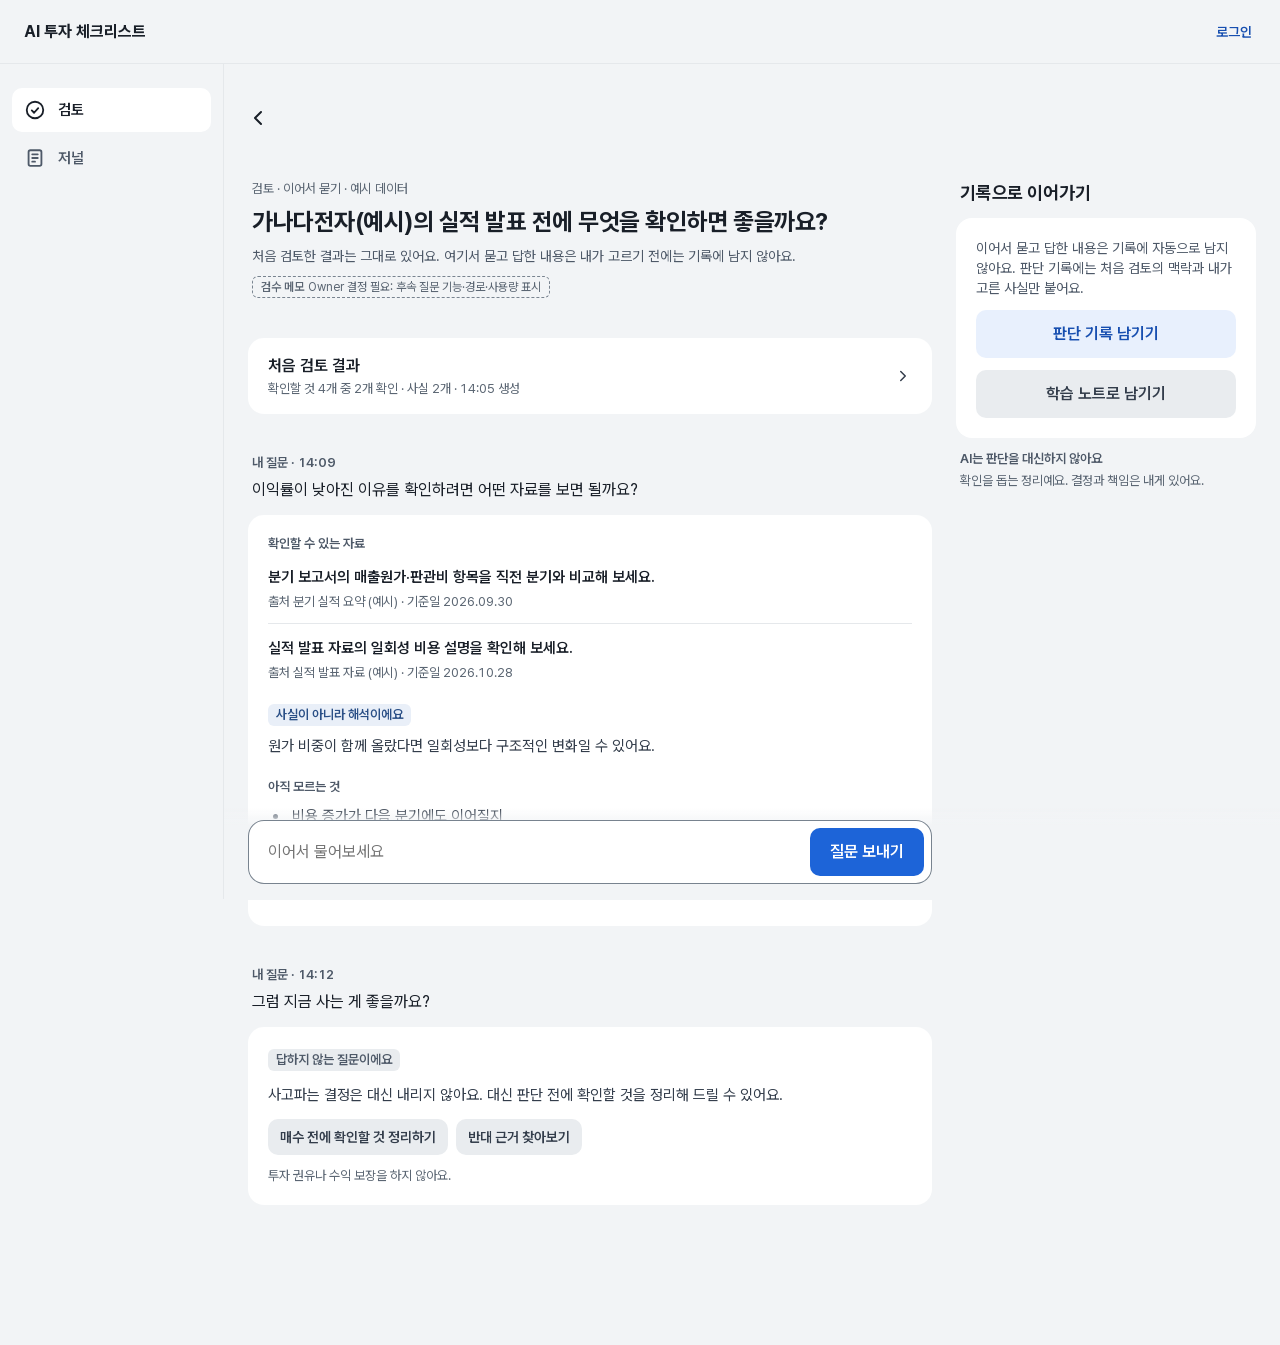
<file: legacy-review-pending/90-meta-handoff/design-engineering/2026-11-f1-principal-design/mockups/finance/03-ai-followup/index.html>
<!doctype html>
<html lang="ko"><head><meta charset="utf-8"><meta name="viewport" content="width=device-width,initial-scale=1,viewport-fit=cover">
<title>F1 시안 ③ Finance AI 대화(후속 질문)</title>
<!-- F1 mockup (Fable F1, 2026-11-24). Self-contained: Foundation v1.0.0 tokens.css + ds.css (design-system@021e40e) + f1.css inlined. Example data only. Query: ?view=…&mode=dark -->
<style>
/* Ranikun Labs vNext-2 · preview mapping of tokens/*.tokens.json (hand-written, NOT generated).
   Values must equal the DTCG files; tokens/README.md has the check. Resolution order:
   foundation -> mode(light|dark) -> product(finance|carelog-a|carelog-b) x mode -> density(comfortable|compact). */
@font-face { font-family: "Pretendard Variable"; src: url("../../_shared/PretendardVariable.subset.woff2") format("woff2"); font-weight: 45 920; }

:root {
  --font-sans: "Pretendard Variable", Pretendard, -apple-system, "Apple SD Gothic Neo", "Noto Sans KR", sans-serif;
  /* spacing (foundation, limited scale) */
  --space-4: 4px; --space-8: 8px; --space-12: 12px; --space-16: 16px; --space-20: 20px;
  --space-24: 24px; --space-32: 32px; --space-40: 40px; --space-48: 48px;
  /* radius (independent of density, D3 candidates) */
  --radius-badge: 6px; --radius-control: 10px; --radius-inset: 12px; --radius-card: 16px; --radius-sheet: 24px; --radius-full: 999px;
  --touch-min: 44px;
  --rail-width: 3px;
}

/* ---------- mode: light (neutral + status, shared by all products) ---------- */
[data-mode="light"] {
  --color-bg-page: #f2f4f6;
  --color-surface-card: #ffffff;
  --color-surface-inset: #f2f4f6;
  --color-surface-control: #e9ecef;
  --color-surface-overlay: #ffffff;
  --color-scrim: rgba(15, 17, 20, 0.52);
  --color-text-strong: #191f28;
  --color-text-body: #333d4b;
  --color-text-secondary: #4e5968;
  --color-text-tertiary: #5b6673;
  --color-text-disabled: #8b95a1;
  --color-line-divider: #e5e8eb;
  --color-line-border: #d1d6db;
  --color-line-control: #78838f;
  --color-status-success-fg: #0a6b3b; --color-status-success-bg: #e5f4ec;
  --color-status-warning-fg: #8a4a00; --color-status-warning-bg: #fff1d6;
  --color-status-danger-fg: #c42336;  --color-status-danger-bg: #fdebed; --color-status-danger-solid: #c42336; --color-status-danger-on-solid: #ffffff;
  --color-status-conflict-fg: #6b3fb4; --color-status-conflict-bg: #f0eafb;
  --color-status-info-fg: #2a4f86;    --color-status-info-bg: #e9eff8;
  --color-status-neutral-fg: #4e5968; --color-status-neutral-bg: #e9ecef;
  --shadow-overlay: 0 8px 28px rgba(15, 17, 20, 0.16);
  color-scheme: light;
}
/* ---------- mode: dark ---------- */
[data-mode="dark"] {
  --color-bg-page: #0f1114;
  --color-surface-card: #1a1d21;
  --color-surface-inset: #22262b;
  --color-surface-control: #2a2f35;
  --color-surface-overlay: #22262b;
  --color-scrim: rgba(0, 0, 0, 0.64);
  --color-text-strong: #f2f4f6;
  --color-text-body: #d1d6db;
  --color-text-secondary: #b4bcc5;
  --color-text-tertiary: #98a2ad;
  --color-text-disabled: #6b7580;
  --color-line-divider: #2a2f35;
  --color-line-border: #3a4048;
  --color-line-control: #7f8995;
  --color-status-success-fg: #5fd08f; --color-status-success-bg: #12301f;
  --color-status-warning-fg: #f0b44c; --color-status-warning-bg: #33260c;
  --color-status-danger-fg: #ff8a95;  --color-status-danger-bg: #3a1519; --color-status-danger-solid: #ff7a87; --color-status-danger-on-solid: #1a0508;
  --color-status-conflict-fg: #b79cf0; --color-status-conflict-bg: #261a40;
  --color-status-info-fg: #8fb2ea;    --color-status-info-bg: #172538;
  --color-status-neutral-fg: #b4bcc5; --color-status-neutral-bg: #2a2f35;
  --shadow-overlay: 0 8px 28px rgba(0, 0, 0, 0.5);
  color-scheme: dark;
}

/* ---------- product brand x mode (4 tokens each; status never refers to these) ---------- */
[data-product="finance"][data-mode="light"]   { --color-brand-strong: #1d64d8; --color-brand-deep: #174fb0; --color-brand-subtle: #e8f0fd; --color-brand-on-strong: #ffffff; }
[data-product="finance"][data-mode="dark"]    { --color-brand-strong: #4f95ff; --color-brand-deep: #9cc2ff; --color-brand-subtle: #172a4d; --color-brand-on-strong: #0b1220; }
[data-product="carelog-a"][data-mode="light"] { --color-brand-strong: #1c719a; --color-brand-deep: #005d84; --color-brand-subtle: #dceefa; --color-brand-on-strong: #ffffff; }
[data-product="carelog-a"][data-mode="dark"]  { --color-brand-strong: #4fa8d6; --color-brand-deep: #a6d3ee; --color-brand-subtle: #13283a; --color-brand-on-strong: #0b1220; }
[data-product="carelog-b"][data-mode="light"] { --color-brand-strong: #007974; --color-brand-deep: #00605c; --color-brand-subtle: #d9f1ef; --color-brand-on-strong: #ffffff; }
[data-product="carelog-b"][data-mode="dark"]  { --color-brand-strong: #3cb7ab; --color-brand-deep: #8fe0d6; --color-brand-subtle: #0f2e2c; --color-brand-on-strong: #0b1220; }
[data-product] { --color-focus: var(--color-brand-strong); }

/* ---------- density (information amount & spacing; NOT responsive, NOT radius) ---------- */
[data-density="comfortable"] {
  --type-page-title-weight: 700; --type-page-title-tracking: -0.48px; --type-section-title-weight: 700; --type-section-title-tracking: -0.18px; --type-content-title-weight: 600; --type-content-title-tracking: 0px; --type-key-value-weight: 700; --type-key-value-tracking: -0.22px; --type-body-weight: 400; --type-body-tracking: 0px; --type-reading-weight: 400; --type-reading-tracking: 0px; --type-supporting-weight: 400; --type-supporting-tracking: 0px; --type-meta-weight: 400; --type-meta-tracking: 0px; --type-label-weight: 600; --type-label-tracking: 0px;
  --type-page-title-size: 24px; --type-page-title-line: 32px;
  --type-section-title-size: 18px; --type-section-title-line: 26px;
  --type-content-title-size: 16px; --type-content-title-line: 24px;
  --type-key-value-size: 22px; --type-key-value-line: 30px;
  --type-body-size: 15px; --type-body-line: 24px;
  --type-reading-size: 16px; --type-reading-line: 27px;
  --type-supporting-size: 14px; --type-supporting-line: 20px;
  --type-meta-size: 13px; --type-meta-line: 18px;
  --type-label-size: 13px; --type-label-line: 18px;
  --layout-page-gutter: 16px; --layout-section-gap: 40px; --layout-title-gap: 12px;
  --layout-card-padding: 20px; --layout-group-gap: 20px; --layout-item-gap: 8px;
  --control-height: 48px; --control-height-small: 36px; --list-row-min: 56px;
}
[data-density="compact"] {
  --type-page-title-weight: 700; --type-page-title-tracking: -0.44px; --type-section-title-weight: 700; --type-section-title-tracking: -0.18px; --type-content-title-weight: 600; --type-content-title-tracking: 0px; --type-key-value-weight: 700; --type-key-value-tracking: -0.2px; --type-body-weight: 400; --type-body-tracking: 0px; --type-reading-weight: 400; --type-reading-tracking: 0px; --type-supporting-weight: 400; --type-supporting-tracking: 0px; --type-meta-weight: 400; --type-meta-tracking: 0px; --type-label-weight: 600; --type-label-tracking: 0px;
  --type-page-title-size: 22px; --type-page-title-line: 30px;
  --type-section-title-size: 18px; --type-section-title-line: 26px;
  --type-content-title-size: 15px; --type-content-title-line: 22px;
  --type-key-value-size: 20px; --type-key-value-line: 28px;
  --type-body-size: 14px; --type-body-line: 21px;
  --type-reading-size: 15px; --type-reading-line: 24px;
  --type-supporting-size: 13px; --type-supporting-line: 19px;
  --type-meta-size: 12px; --type-meta-line: 17px;
  --type-label-size: 12px; --type-label-line: 17px;
  --layout-page-gutter: 16px; --layout-section-gap: 32px; --layout-title-gap: 8px;
  --layout-card-padding: 16px; --layout-group-gap: 16px; --layout-item-gap: 8px;
  --control-height: 44px; --control-height-small: 36px; --list-row-min: 52px;
}

/* Ranikun Labs vNext-2 · component & pattern styles for preview (candidate C system).
   Rule: every color, font size, gap and radius reads a token from tokens.css. Literal values are allowed
   only from the exception list in docs/04-guidelines.md §5 (1px lines, 2px focus/timeline, icon boxes,
   app bar 56, tab 52/12/16, input 16/24 and textarea 112, preview frame and layout widths 393/852/1360/860/220/360/720,
   env() 0px fallbacks). verification/literal-values.md lists every occurrence. */
.ds, .ds * { box-sizing: border-box; }
.ds { font-family: var(--font-sans); color: var(--color-text-body); background: var(--color-bg-page);
  font-size: var(--type-body-size); line-height: var(--type-body-line); -webkit-font-smoothing: antialiased;
  font-variant-numeric: tabular-nums; word-break: keep-all; overflow-wrap: anywhere; }
.ds h1, .ds h2, .ds h3, .ds p, .ds ul, .ds ol { margin: 0; padding: 0; }
.ds ul { list-style: none; }
/* rc2 (Fable M1 / Sol MAJOR-01): zero-specificity reset so component typography (.btn, .select-chip, .checkbox) wins. */
:where(.ds) :where(button) { font: inherit; }
.ds :focus-visible { outline: 2px solid var(--color-focus); outline-offset: 2px; }
.ds svg { display: block; flex: none; }

/* ---- typography roles (size + weight + color + line height decided together) ---- */
.t-page-title    { font-size: var(--type-page-title-size); line-height: var(--type-page-title-line); font-weight: var(--type-page-title-weight); letter-spacing: var(--type-page-title-tracking); color: var(--color-text-strong); }
.t-section-title { font-size: var(--type-section-title-size); line-height: var(--type-section-title-line); font-weight: var(--type-section-title-weight); letter-spacing: var(--type-section-title-tracking); color: var(--color-text-strong); }
.t-content-title { font-size: var(--type-content-title-size); line-height: var(--type-content-title-line); font-weight: var(--type-content-title-weight); letter-spacing: var(--type-content-title-tracking); color: var(--color-text-strong); }
.t-key-value     { font-size: var(--type-key-value-size); line-height: var(--type-key-value-line); font-weight: var(--type-key-value-weight); letter-spacing: var(--type-key-value-tracking); color: var(--color-text-strong); }
.t-body          { font-size: var(--type-body-size); line-height: var(--type-body-line); font-weight: var(--type-body-weight); letter-spacing: var(--type-body-tracking); color: var(--color-text-body); }
.t-reading       { font-size: var(--type-reading-size); line-height: var(--type-reading-line); font-weight: var(--type-reading-weight); letter-spacing: var(--type-reading-tracking); color: var(--color-text-strong); }
.t-supporting    { font-size: var(--type-supporting-size); line-height: var(--type-supporting-line); font-weight: var(--type-supporting-weight); letter-spacing: var(--type-supporting-tracking); color: var(--color-text-secondary); }
.t-meta          { font-size: var(--type-meta-size); line-height: var(--type-meta-line); font-weight: var(--type-meta-weight); letter-spacing: var(--type-meta-tracking); color: var(--color-text-tertiary); }
.t-label         { font-size: var(--type-label-size); line-height: var(--type-label-line); font-weight: var(--type-label-weight); letter-spacing: var(--type-label-tracking); color: var(--color-text-secondary); }
.t-strong { font-weight: 600; color: var(--color-text-strong); }

/* ---- frames ---- */
.phone { width: 393px; max-width: 100%; min-height: 852px; margin: 0; display: flex; flex-direction: column; background: var(--color-bg-page); position: relative; }
.appbar { display: flex; align-items: center; gap: var(--space-4); min-height: 56px; padding: 0 var(--space-8) 0 var(--space-4); }
.appbar .spacer { flex: 1; }
.appbar .appbar-title { flex: 1; min-width: 0; font-size: var(--type-content-title-size); line-height: var(--type-content-title-line); font-weight: 600; color: var(--color-text-strong); }
.page { flex: 1; padding: var(--space-8) var(--layout-page-gutter) var(--space-48); display: flex; flex-direction: column; gap: var(--layout-section-gap); min-width: 0; }
.page-header { display: flex; flex-direction: column; gap: var(--space-8); padding: 0 var(--space-4); }
.page-header .head-row { display: flex; align-items: flex-start; justify-content: space-between; gap: var(--space-12); }

/* ---- surface / layer ---- */
.section { display: flex; flex-direction: column; gap: var(--layout-title-gap); min-width: 0; }
.section-head { display: flex; align-items: baseline; justify-content: space-between; gap: var(--space-12); padding: 0 var(--space-4); }
.card { background: var(--color-surface-card); border-radius: var(--radius-card); padding: var(--layout-card-padding); display: flex; flex-direction: column; gap: var(--layout-group-gap); min-width: 0; }
.card.tight { gap: var(--space-12); }
.card.flush { padding-top: var(--space-4); padding-bottom: var(--space-4); gap: 0; }
.inset { background: var(--color-surface-inset); border-radius: var(--radius-inset); padding: var(--space-12) var(--space-16); display: flex; flex-direction: column; gap: var(--space-4); }
.divider { height: 1px; background: var(--color-line-divider); border: 0; margin: 0; }
.stack { display: flex; flex-direction: column; gap: var(--layout-item-gap); min-width: 0; }
.stack-4 { display: flex; flex-direction: column; gap: var(--space-4); min-width: 0; }
.stack-12 { display: flex; flex-direction: column; gap: var(--space-12); min-width: 0; }
.inline { display: flex; align-items: baseline; gap: var(--space-8); flex-wrap: wrap; min-width: 0; }
.between { display: flex; align-items: center; justify-content: space-between; gap: var(--space-12); min-width: 0; }

/* ---- label-value ---- */
.kv { display: flex; flex-direction: column; }
.kv-row { display: flex; justify-content: space-between; align-items: baseline; gap: var(--space-16); padding: var(--space-8) 0; }
.kv-row .k { color: var(--color-text-secondary); font-size: var(--type-body-size); line-height: var(--type-body-line); flex: none; }
.kv-row .v { color: var(--color-text-strong); font-size: var(--type-body-size); line-height: var(--type-body-line); font-weight: 600; text-align: right; min-width: 0; }
.kv-stack .kv-row { flex-direction: column; align-items: stretch; gap: var(--space-4); }
.kv-stack .kv-row .v { text-align: left; font-weight: 400; color: var(--color-text-body); }

/* ---- list ---- */
.list-row { display: flex; align-items: center; gap: var(--space-12); min-height: var(--list-row-min); padding: var(--space-12) 0; color: inherit; text-decoration: none; position: relative; }
.list-row + .list-row { border-top: 1px solid var(--color-line-divider); }
.list-row .grow { flex: 1; min-width: 0; display: flex; flex-direction: column; gap: 2px; }
.list-row .chev { color: var(--color-text-tertiary); }
.list-row.rail { padding-left: var(--space-16); }
.list-row.rail::before { content: ""; position: absolute; left: 0; top: var(--space-12); bottom: var(--space-12); width: var(--rail-width); border-radius: 2px; background: var(--rail-color, var(--color-line-control)); }
.nav-row { display: flex; align-items: center; justify-content: space-between; gap: var(--space-12); min-height: var(--list-row-min); padding: 0 var(--space-4); color: var(--color-text-strong); }

/* ---- status label (text first; color only supports) ---- */
.status { display: inline-flex; align-items: center; gap: var(--space-4); font-size: var(--type-meta-size); line-height: var(--type-meta-line); font-weight: 600; padding: 2px var(--space-8); border-radius: var(--radius-badge); white-space: nowrap; background: var(--color-status-neutral-bg); color: var(--color-status-neutral-fg); }
.status.success { background: var(--color-status-success-bg); color: var(--color-status-success-fg); }
.status.warning { background: var(--color-status-warning-bg); color: var(--color-status-warning-fg); }
.status.danger  { background: var(--color-status-danger-bg);  color: var(--color-status-danger-fg); }
.status.info    { background: var(--color-status-info-bg);    color: var(--color-status-info-fg); }
.status.conflict{ background: var(--color-status-conflict-bg);color: var(--color-status-conflict-fg); }
.status.plain { background: transparent; padding: 0; color: var(--color-text-tertiary); font-weight: 500; }
.rail-planned { --rail-color: var(--color-status-info-fg); }
.rail-overdue { --rail-color: var(--color-status-warning-fg); }
.rail-done    { --rail-color: var(--color-line-control); }

/* ---- actions: meaning (primary/secondary/destructive) is separate from emphasis (strong/subtle/neutral/text) ---- */
.btn { appearance: none; border: 0; cursor: pointer; display: inline-flex; align-items: center; justify-content: center; gap: var(--space-8);
  min-height: var(--control-height); padding: 0 var(--space-20); border-radius: var(--radius-control);
  font-size: var(--type-content-title-size); line-height: var(--type-content-title-line); font-weight: var(--type-content-title-weight); text-align: center; max-width: 100%; text-decoration: none; }
.btn--strong  { background: var(--color-brand-strong); color: var(--color-brand-on-strong); }
.btn--subtle  { background: var(--color-brand-subtle); color: var(--color-brand-deep); }
.btn--neutral { background: var(--color-surface-control); color: var(--color-text-body); }
.btn--text    { background: transparent; color: var(--color-brand-deep); padding: 0 var(--space-8); min-height: var(--touch-min); }
.btn--text-neutral { background: transparent; color: var(--color-text-secondary); padding: 0 var(--space-8); min-height: var(--touch-min); }
.btn--danger-strong { background: var(--color-status-danger-solid); color: var(--color-status-danger-on-solid); }
.btn--danger-text { background: transparent; color: var(--color-status-danger-fg); padding: 0 var(--space-8); min-height: var(--touch-min); }
.btn--small { min-height: var(--control-height-small); padding: 0 var(--space-12); font-size: var(--type-supporting-size); line-height: var(--type-supporting-line); position: relative; }
/* rc2: visual 36 stays; transparent vertical extension makes the hit area 44 (project rule; WCAG 2.5.8 minimum is 24). Horizontal edges are not extended, so side-by-side buttons never overlap. */
.btn--small::after { content: ""; position: absolute; inset: -4px 0; }
.btn--small, .btn--text, .btn--text-neutral, .btn--danger-text, .select-chip { min-width: var(--touch-min); } /* rc2: 44 wide as well as 44 tall */
.btn--block { display: flex; width: 100%; }
.btn[disabled] { background: var(--color-surface-control); color: var(--color-text-disabled); cursor: not-allowed; }
.actions { display: flex; flex-direction: column; gap: var(--space-8); }
.actions .pair { display: grid; grid-template-columns: 1fr 1fr; gap: var(--space-8); }
.footer-action { position: sticky; bottom: 0; padding: var(--space-12) var(--layout-page-gutter) calc(var(--space-12) + env(safe-area-inset-bottom, 0px));
  background: linear-gradient(to top, var(--color-bg-page) 70%, transparent); }

/* ---- timeline (record history: original -> retrospectives) ---- */
.timeline { display: flex; flex-direction: column; }
.tl-item { display: grid; grid-template-columns: 20px minmax(0, 1fr); column-gap: var(--space-12); position: relative; padding-bottom: var(--layout-group-gap); }
.tl-item:last-child { padding-bottom: 0; }
.tl-item::before { content: ""; position: absolute; left: 9px; top: 18px; bottom: -2px; width: 2px; background: var(--color-line-divider); }
.tl-item:last-child::before { display: none; }
.tl-node { width: 10px; height: 10px; border-radius: 50%; margin: 6px 0 0 5px; background: var(--color-surface-card); box-shadow: inset 0 0 0 2px var(--color-line-control); }
.tl-node.now { box-shadow: inset 0 0 0 5px var(--color-brand-strong); }
.tl-body { display: flex; flex-direction: column; gap: var(--space-8); min-width: 0; }

/* ---- bullets & checks ---- */
.qlist { display: flex; flex-direction: column; gap: var(--space-8); }
.qlist li { display: grid; grid-template-columns: 16px minmax(0, 1fr); gap: var(--space-8); }
.qlist li::before { content: ""; width: 5px; height: 5px; border-radius: 50%; background: var(--color-text-tertiary); margin: calc(var(--type-body-line) / 2 - 2px) 0 0 5px; }
.check { display: grid; grid-template-columns: 20px minmax(0, 1fr); gap: var(--space-8); align-items: start; }
.check .mark { width: 20px; height: 20px; border-radius: 50%; display: flex; align-items: center; justify-content: center; margin-top: 2px; }
.check .mark.on { background: var(--color-status-neutral-bg); color: var(--color-text-strong); }
.check .mark.off { box-shadow: inset 0 0 0 1.5px var(--color-line-control); }

/* ---- navigation ---- */
.tabbar { position: sticky; bottom: 0; display: grid; grid-template-columns: 1fr 1fr; background: var(--color-surface-card); border-top: 1px solid var(--color-line-divider); padding: var(--space-4) var(--space-8) calc(var(--space-4) + env(safe-area-inset-bottom, 0px)); }
.tab { display: flex; flex-direction: column; align-items: center; gap: 2px; min-height: 52px; justify-content: center; font-size: 12px; line-height: 16px; font-weight: 600; color: var(--color-text-tertiary); }
.tab.on { color: var(--color-text-strong); }
.iconbtn { appearance: none; border: 0; background: transparent; width: var(--touch-min); height: var(--touch-min); border-radius: var(--radius-control); display: inline-flex; align-items: center; justify-content: center; color: var(--color-text-strong); cursor: pointer; }

/* ---- field ---- */
.field { display: flex; flex-direction: column; gap: var(--space-8); }
.input { min-height: var(--control-height); border-radius: var(--radius-control); background: var(--color-surface-card); box-shadow: inset 0 0 0 1px var(--color-line-control); padding: var(--space-12) var(--space-16); color: var(--color-text-strong); font-size: 16px; line-height: 24px; }
.input.area { min-height: 112px; }

/* ---- desktop frame ---- */
.desktop { width: 1360px; min-height: 860px; display: grid; grid-template-columns: 220px minmax(0, 1fr); background: var(--color-bg-page); }
.sidenav { padding: var(--space-24) var(--space-12); display: flex; flex-direction: column; gap: var(--space-4); }
.sidenav .brandmark { font-size: var(--type-content-title-size); font-weight: 700; color: var(--color-text-strong); padding: var(--space-8) var(--space-12) var(--space-20); }
.navitem { display: flex; align-items: center; gap: var(--space-12); min-height: var(--touch-min); padding: 0 var(--space-12); border-radius: var(--radius-control); font-weight: 600; color: var(--color-text-secondary); }
.navitem.on { background: var(--color-surface-card); color: var(--color-text-strong); }
.dmain { padding: var(--space-40) var(--space-48); display: flex; flex-direction: column; gap: var(--layout-section-gap); min-width: 0; }
.split { display: grid; grid-template-columns: 360px minmax(0, 1fr); gap: var(--space-24); align-items: start; }
.split.main-aside { grid-template-columns: minmax(0, 1fr) 360px; }
.readable { max-width: 720px; }

/* ---- vNext-2 Delta: three different "check" meanings (Finding 3) ---- */
/* 1) Status display (completed review, read-only): .check .mark.on/.off above. Not focusable, no role. */
/* 2) Checkbox (interactive, review in progress / include context): a real control. */
.checkbox { appearance: none; border: 0; background: transparent; display: grid; grid-template-columns: 24px minmax(0, 1fr); gap: var(--space-12); align-items: start; width: 100%; min-height: var(--touch-min); padding: var(--space-8) 0; text-align: left; cursor: pointer; color: var(--color-text-body); font-size: var(--type-body-size); line-height: var(--type-body-line); }
.checkbox .box { width: 22px; height: 22px; margin-top: 1px; border-radius: var(--radius-badge); box-shadow: inset 0 0 0 1.5px var(--color-line-control); display: flex; align-items: center; justify-content: center; color: transparent; }
.checkbox[aria-checked="true"] .box { background: var(--color-brand-strong); box-shadow: none; color: var(--color-brand-on-strong); }
/* 3) Select chip (choose what to include in the record): toggle button, label never changes ("함께 남기기").
      State = aria-pressed + check icon + subtle face. Label text is fixed so it never reads as "saved". */
.select-chip { appearance: none; border: 0; cursor: pointer; display: inline-flex; align-items: center; gap: var(--space-4); min-height: var(--control-height-small); padding: 0 var(--space-12); border-radius: var(--radius-full);
  font-size: var(--type-supporting-size); line-height: var(--type-supporting-line); font-weight: var(--type-label-weight); background: var(--color-surface-control); color: var(--color-text-body); white-space: nowrap; position: relative; flex-shrink: 0; }
.select-chip::after { content: ""; position: absolute; inset: -4px 0; } /* 36 visual + 4px transparent extension each side = 44 touch */
.select-chip .tick { display: none; }
.select-chip[aria-pressed="true"] { background: var(--color-brand-subtle); color: var(--color-brand-deep); }
.select-chip[aria-pressed="true"] .tick { display: block; }
.select-chip[aria-disabled="true"] { background: var(--color-surface-control); color: var(--color-text-disabled); cursor: not-allowed; }
/* quiet variant for long lists (4+ items): off state drops to text strength, on state keeps the subtle face */
.select-chip--quiet { background: transparent; color: var(--color-text-secondary); padding: 0 var(--space-8); }
.select-chip--quiet[aria-disabled="true"] { background: transparent; }

/* ---- adopted from production feedback ---- */
.chips { display: flex; gap: var(--space-8); flex-wrap: wrap; }
.list-row.sel { background: var(--color-brand-subtle); margin: 0 calc(var(--space-12) * -1); padding-left: var(--space-12); padding-right: var(--space-12); border-radius: var(--radius-inset); }
.sr { position: absolute; width: 1px; height: 1px; overflow: hidden; clip: rect(0 0 0 0); white-space: nowrap; }
/* key block: the one emphasized area of a calm screen (C emphasis inside B composition) */
.key-block { display: flex; flex-direction: column; gap: var(--space-8); }
.kv > .kv-row:first-child { padding-top: 0; } .kv > .kv-row:last-child { padding-bottom: 0; }
/* WCAG 2.4.11: keep focused items clear of the sticky footer (footer = 12 + control 48 + 12 + gradient ≈ 96). Exception listed in docs/04 §5. */
html:has(.footer-action) { scroll-padding-bottom: 96px; }

/* rc2 (Fable 후속 / Sol MINOR-02): review annotations are NOT product UI. Never implement .anno content in FE. */
.anno { display: inline-flex; align-items: center; gap: var(--space-4); font-size: 12px; line-height: 16px; color: var(--color-text-tertiary); border: 1px dashed var(--color-line-control); border-radius: var(--radius-badge); padding: 2px var(--space-8); }
.anno::before { content: "검수 메모"; font-weight: 600; }

/* F1 adaptive mockup layer (Fable F1, 2026-11-24). Mockup only — NOT FE code.
   Colors, type, spacing and radius read Foundation v1.0.0 tokens (tokens.css) and ds.css classes.
   Literal px here are layout widths decided by each product Host (docs/04 §5): 56/64 bars, 80/224 rails,
   660/760/520/560/640/720 measures, 300/320/360 aside and master columns, 1360 host.
   Elements that do not exist in v1.0.0 carry data-f1="C:<name>" (v1.1 candidate) or data-f1="D:<name>" (Owner gate). */
[hidden] { display: none !important; }
html, body { margin: 0; background: var(--color-bg-page); }
html { scroll-padding-bottom: 96px; }
textarea.input, input.input, select.input { display: block; width: 100%; border: 0; font-family: inherit; }
textarea.input { resize: none; }
.input::placeholder { color: var(--color-text-tertiary); }
.app { min-height: 100dvh; display: flex; flex-direction: column; background: var(--color-bg-page); }
.host { flex: 1; display: flex; min-width: 0; width: 100%; margin: 0 auto; }
.content { flex: 1; min-width: 0; display: flex; flex-direction: column; }
.skip { position: absolute; left: -9999px; }
.skip:focus { left: var(--space-16); top: var(--space-8); z-index: 10; background: var(--color-surface-card); color: var(--color-text-strong); padding: var(--space-8) var(--space-12); border-radius: var(--radius-control); }
.page { width: 100%; margin: 0 auto; }
.grow { flex: 1; min-width: 0; }
.row { display: flex; align-items: center; gap: var(--space-8); min-width: 0; }
.wrap { flex-wrap: wrap; }
.link { color: var(--color-brand-deep); font-weight: 600; text-decoration: none; display: inline-flex; align-items: center; min-height: var(--touch-min); min-width: var(--touch-min); }
.kv-row .link { justify-content: flex-end; margin: calc(var(--space-12) * -1) 0; }
.clamp-1 { display: -webkit-box; -webkit-line-clamp: 1; -webkit-box-orient: vertical; overflow: hidden; }
.clamp-2 { display: -webkit-box; -webkit-line-clamp: 2; -webkit-box-orient: vertical; overflow: hidden; }
.pre { white-space: pre-wrap; }
.tabbar { z-index: 3; }
.tab { text-decoration: none; }
.footer-action { z-index: 2; }
.footer-action .bar { display: flex; align-items: center; gap: var(--space-12); width: 100%; margin: 0 auto; }
.footer-action .bar .btn { flex: 1; }
.footer-action .bar .t-meta { display: none; }

/* ---------- C: Notice (status sentence block; canvas v1.1 component, FD-1) ---------- */
.notice { display: flex; flex-direction: column; gap: var(--space-4); padding: var(--space-12) var(--space-16); border-radius: var(--radius-inset); background: var(--color-status-neutral-bg); color: var(--color-text-body); }
.notice .t-label { color: inherit; }
.notice.warning { background: var(--color-status-warning-bg); color: var(--color-status-warning-fg); }
.notice.info { background: var(--color-status-info-bg); color: var(--color-status-info-fg); }
.notice.danger { background: var(--color-status-danger-bg); color: var(--color-status-danger-fg); }
.notice p { color: inherit; }

/* ---------- C: Field (label + hint + error; canvas v1.1 Field, FD-1) ---------- */
.field > label, .field > .lbl { font-size: var(--type-label-size); line-height: var(--type-label-line); font-weight: var(--type-label-weight); color: var(--color-text-secondary); }
.field .req { color: var(--color-text-tertiary); font-weight: 400; }
.input.reading { font-size: 16px; line-height: 24px; min-height: 160px; }
.input.err { box-shadow: inset 0 0 0 2px var(--color-status-danger-fg); }
.field .err-msg { color: var(--color-status-danger-fg); font-size: var(--type-supporting-size); line-height: var(--type-supporting-line); }
/* C: Choice (single choice, native radio semantics; FD-7 Radio/Segmented) */
.choice { display: flex; flex-wrap: wrap; gap: var(--space-8); }
.choice .opt { display: inline-flex; align-items: center; gap: var(--space-8); min-height: var(--touch-min); padding: 0 var(--space-16); border-radius: var(--radius-control); background: var(--color-surface-control); color: var(--color-text-body); font-size: var(--type-body-size); line-height: var(--type-body-line); font-weight: 600; cursor: pointer; }
.choice .opt .dot { width: 20px; height: 20px; border-radius: 50%; box-shadow: inset 0 0 0 1.5px var(--color-line-control); flex: none; }
.choice .opt.on { background: var(--color-brand-subtle); color: var(--color-brand-deep); }
.choice .opt.on .dot { box-shadow: inset 0 0 0 6px var(--color-brand-strong); }
.choice.block { flex-direction: column; }
.choice.block .opt { width: 100%; }

/* ---------- C: skeleton (loading placeholder; FD-7) ---------- */
.sk { background: var(--color-surface-control); border-radius: var(--radius-badge); min-height: var(--space-16); }
.steps { display: flex; flex-direction: column; gap: var(--space-8); }
.steps li { display: grid; grid-template-columns: 20px minmax(0, 1fr); gap: var(--space-8); color: var(--color-text-tertiary); }
.steps li.done { color: var(--color-text-body); }
.steps li.now { color: var(--color-text-strong); font-weight: 600; }
.steps .st { width: 20px; height: 20px; border-radius: 50%; margin-top: 2px; box-shadow: inset 0 0 0 1.5px var(--color-line-control); display: flex; align-items: center; justify-content: center; }
.steps li.done .st { background: var(--color-status-neutral-bg); box-shadow: none; color: var(--color-text-strong); }
.steps li.now .st { box-shadow: inset 0 0 0 5px var(--color-brand-strong); }

/* ---------- panes (list | detail, main | aside). Activation rule differs per Host, see below ---------- */
.panes { display: block; width: 100%; }
.pane { min-width: 0; }
.pane-head { display: none; }
.aside-col { display: none; }

/* =====================================================================
   FINANCE HOST (A: finance-harness-fe docs/nav-map.md, docs/route-architecture.md §7, src/constants/layout.ts)
   <768 bottom tabs (root screens) / context bar (inner screens)
   >=768 top navigation, also 1024-1279 portrait
   >=1024 landscape or >=1280: left rail. Host max 1360. Measures: reading 660, result 760.
   ===================================================================== */
.fin .host { max-width: 1360px; }
.fin .topbar { display: flex; align-items: center; gap: var(--space-12); min-height: 56px; padding: 0 var(--space-8) 0 var(--space-20); border-bottom: 1px solid var(--color-line-divider); }
.fin .topbar .brand { flex: 1; font-size: var(--type-content-title-size); line-height: var(--type-content-title-line); font-weight: 700; color: var(--color-text-strong); }
.fin .topbar .acct { flex: 1; display: flex; justify-content: flex-end; }
.fin .pnav-top, .fin .pnav-rail { display: none; }
.fin[data-screen="inner"] .topbar, .fin[data-screen="inner"] .tabbar { display: none; }
.fin .page { padding-top: var(--space-24); }
.fin[data-screen="inner"] .page { padding-top: var(--space-8); }
.fin .m-reading { max-width: 660px; }
.fin .m-result { max-width: 760px; }
/* C: Navigation top (segmented) */
.seg { display: inline-flex; gap: var(--space-4); padding: var(--space-4); border-radius: var(--radius-inset); background: var(--color-surface-control); }
.seg a { display: inline-flex; align-items: center; gap: var(--space-8); min-height: var(--touch-min); padding: 0 var(--space-20); border-radius: var(--radius-control); font-size: var(--type-supporting-size); line-height: var(--type-supporting-line); font-weight: 600; color: var(--color-text-secondary); text-decoration: none; }
.seg a.on { background: var(--color-surface-card); color: var(--color-text-strong); }
.navitem { text-decoration: none; font-size: var(--type-body-size); line-height: var(--type-body-line); }
body[data-view="list"] .fin .pane-detail, body[data-view="detail"] .fin .pane-master { display: none; }

@media (min-width: 768px) {
  .fin .topbar, .fin[data-screen="inner"] .topbar { display: flex; min-height: 64px; padding: 0 max(var(--space-16), calc((100vw - 1360px) / 2 + var(--space-16))) 0 max(var(--space-24), calc((100vw - 1360px) / 2 + var(--space-24))); }
  .fin .topbar .brand { flex: 1; }
  .fin .tabbar { display: none; }
  .fin .pnav-top { display: block; }
  .fin .page, .fin[data-screen="inner"] .page { padding: var(--space-24) var(--space-24) var(--space-48); }
  .fin .appbar { padding: 0; margin-left: calc(var(--space-12) * -1); min-height: var(--touch-min); }
  .footer-action .bar .btn { flex: none; min-width: 200px; }
  .footer-action .bar .t-meta { display: block; flex: 1; }
  .footer-action { padding-left: var(--space-24); padding-right: var(--space-24); }
}
@media (min-width: 1024px) and (orientation: landscape), (min-width: 1280px) {
  .fin .pnav-top { display: none; }
  .fin .pnav-rail { display: flex; flex-direction: column; gap: var(--space-4); width: 224px; flex: none; padding: var(--space-24) var(--space-12); border-right: 1px solid var(--color-line-divider); position: sticky; top: 0; align-self: flex-start; height: calc(100dvh - 65px); }
  .fin .page, .fin[data-screen="inner"] .page { padding: var(--space-32) var(--space-32) var(--space-48); }
  /* A: approved two-pane #1 Journal List | Detail and #2 Original | Retrospective only */
  .fin .panes.two { display: grid; grid-template-columns: minmax(300px, 0.38fr) minmax(0, 1fr); align-items: start; }
  .fin .panes.two .pane-master, .fin .panes.two .pane-detail { display: block !important; }
  .fin .panes.two .pane-master { border-right: 1px solid var(--color-line-divider); position: sticky; top: 0; max-height: calc(100dvh - 65px); overflow: auto; }
  .fin .panes.two .page { padding: var(--space-32) var(--space-24) var(--space-48); margin: 0; }
  .fin .panes.two .pane-detail .page { max-width: 720px; padding-left: var(--space-32); padding-right: var(--space-32); }
  .fin .panes.two .appbar .iconbtn.back { display: none; }
  .fin .panes.even { grid-template-columns: minmax(0, 1fr) minmax(0, 1fr); }
  .fin .panes.even .pane-detail .page { max-width: none; }
}
/* main | aside (Result + "기록으로 이어가기"). Needs 760 + 24 + 300 inside the main area, so only from 1280 wide.
   This is NOT a Question | Result two-pane: the aside holds only the hand-off block that otherwise sits at the end of the page. */
@media (min-width: 1280px) {
  .fin .with-aside { display: grid; grid-template-columns: minmax(0, 760px) 300px; gap: var(--space-24); align-items: start; justify-content: center; padding: var(--space-32) var(--space-24) var(--space-48); }
  .fin .with-aside > .page { padding: 0; margin: 0; }
  .fin .with-aside .aside-col { display: flex; flex-direction: column; gap: var(--space-12); position: sticky; top: var(--space-24); }
  .fin .with-aside .inflow-handoff, .fin .with-aside ~ .footer-action { display: none; }
}

/* =====================================================================
   CARELOG HOST (A: carelog-fe docs/design/carelog/README.md "Responsive foundation", adaptiveHostModel.ts)
   <768 bottom navigation (2 tabs + account row) / >=768 left rail 80
   two-pane only when available width >= 1100 AND landscape (viewport >= 1180 with the 80 rail). D-3 kept.
   ===================================================================== */
.care .cnav { position: sticky; bottom: 0; z-index: 3; background: var(--color-surface-card); border-top: 1px solid var(--color-line-divider); padding-bottom: env(safe-area-inset-bottom, 0px); }
.care .cnav .tabs { display: grid; grid-template-columns: 1fr 1fr; padding: 0 var(--space-8); }
.care .cnav .tab { min-height: 56px; }
.care .cnav .acct { display: flex; align-items: center; justify-content: center; gap: var(--space-8); min-height: var(--touch-min); border-top: 1px solid var(--color-line-divider); font-size: var(--type-supporting-size); line-height: var(--type-supporting-line); font-weight: 600; color: var(--color-text-secondary); text-decoration: none; }
body[data-nav="one-row"] .care .cnav .tabs { grid-template-columns: 1fr 1fr 1fr; }
body[data-nav="one-row"] .care .cnav > .acct { display: none; }
body:not([data-nav="one-row"]) .care .cnav .tabs .tab.acct3 { display: none; }
.care .crail { display: none; }
.care .page { padding-top: var(--space-16); }
.care .m-readable { max-width: 560px; }
.care .m-scan { max-width: 720px; }
body[data-view="list"] .care .pane-detail, body[data-view="detail"] .care .pane-master { display: none; }
@media (min-width: 768px) {
  .care .cnav { display: none; }
  .care .crail { display: flex; flex-direction: column; gap: var(--space-4); width: 80px; flex: none; padding: var(--space-8); border-right: 1px solid var(--color-line-divider); position: sticky; top: 0; align-self: flex-start; height: 100dvh; box-sizing: border-box; }
  .care .crail a { display: flex; flex-direction: column; align-items: center; justify-content: center; gap: 2px; min-height: 56px; border-radius: var(--radius-control); font-size: var(--type-label-size); line-height: var(--type-label-line); font-weight: 600; color: var(--color-text-secondary); text-decoration: none; }
  .care .crail a.on { background: var(--color-brand-subtle); color: var(--color-brand-deep); }
  .care .crail .sp { flex: 1; }
  .care .page { padding: var(--space-24) var(--space-24) var(--space-48); }
  .care .m-readable { max-width: 520px; }
}
@media (min-width: 1024px) { .care .m-readable { max-width: 560px; } }
@media (min-width: 1180px) and (orientation: landscape) {
  .care .panes.two { display: grid; grid-template-columns: minmax(360px, 0.46fr) minmax(0, 1fr); align-items: start; }
  .care .panes.two .pane-master, .care .panes.two .pane-detail { display: block !important; }
  .care .panes.two .pane-master { border-right: 1px solid var(--color-line-divider); position: sticky; top: 0; max-height: 100dvh; overflow: auto; }
  .care .panes.two .page { margin: 0; max-width: none; }
  .care .panes.two .pane-detail .page { max-width: 640px; padding-left: var(--space-32); padding-right: var(--space-32); }
  .care .panes.two .appbar .iconbtn.back { display: none; }
}

/* ---------- Carelog schedule pieces (product grammar kept: 3px rail + text status) ---------- */
.week { --week-bleed: var(--layout-page-gutter); margin: 0 calc(var(--week-bleed) * -1); display: grid; grid-template-columns: repeat(7, minmax(0, 1fr)); gap: 0; position: sticky; top: 0; z-index: 2; background: var(--color-bg-page); padding: var(--space-8) 0; }
.week .day { appearance: none; border: 0; background: transparent; display: flex; flex-direction: column; align-items: center; justify-content: center; gap: 2px; min-height: 56px; min-width: var(--touch-min); border-radius: var(--radius-control); font-size: var(--type-label-size); line-height: var(--type-label-line); font-weight: 600; color: var(--color-text-tertiary); cursor: pointer; }
.week .day b { font-size: var(--type-content-title-size); line-height: var(--type-content-title-line); font-weight: 600; color: var(--color-text-strong); }
.week .day.on { background: var(--color-brand-subtle); color: var(--color-brand-deep); }
.week .day.on b { color: var(--color-brand-deep); }
.week .day i { width: 4px; height: 4px; border-radius: 50%; background: var(--color-text-tertiary); }
.week .day i.none { background: transparent; }
.agenda-row { align-items: flex-start; }
.agenda-row .time { flex: none; width: 48px; font-size: var(--type-content-title-size); line-height: var(--type-content-title-line); font-weight: 600; color: var(--color-text-strong); }
.agenda-row.dim .time, .agenda-row.dim .ttl { color: var(--color-text-secondary); }
.list-row.rail::before { top: var(--space-12); bottom: var(--space-12); }
.list-row.pad { padding-left: var(--space-16); padding-right: var(--space-4); }
.card.flush .list-row.sel { margin: 0 calc(var(--space-8) * -1); padding-left: var(--space-8); padding-right: var(--space-8); }
.card.flush .list-row.rail.sel { padding-left: calc(var(--space-16) + var(--space-8)); }
.card.flush .list-row.rail.sel::before { left: var(--space-8); }

/* ---------- D: Finance follow-up thread (new pattern, Owner gate) ---------- */
.thread { display: flex; flex-direction: column; gap: var(--layout-section-gap); }
.turn { display: flex; flex-direction: column; gap: var(--layout-title-gap); }
.turn .q { padding: 0 var(--space-4); display: flex; flex-direction: column; gap: var(--space-4); }
.composer { position: sticky; bottom: 0; z-index: 2; padding: var(--space-12) var(--layout-page-gutter) calc(var(--space-12) + env(safe-area-inset-bottom, 0px)); background: linear-gradient(to top, var(--color-bg-page) 80%, transparent); }
.composer .box { display: flex; align-items: flex-end; gap: var(--space-8); width: 100%; margin: 0 auto; background: var(--color-surface-card); border-radius: var(--radius-card); padding: var(--space-8); box-shadow: inset 0 0 0 1px var(--color-line-control); }
.composer textarea { flex: 1; min-height: 48px; border: 0; background: transparent; font-family: inherit; font-size: 16px; line-height: 24px; color: var(--color-text-strong); padding: var(--space-12); resize: none; outline-offset: -2px; }
@media (min-width: 768px) { .composer { padding-left: var(--space-24); padding-right: var(--space-24); } }
@media (min-width: 1280px) { .fin .with-aside .composer { padding-left: 0; padding-right: 0; } }

/* annotation chip already defined in ds.css (.anno). Never implement .anno in product UI. */

/* view names per screen (narrow layouts show one pane) */
body[data-view="agenda"] .care .pane-detail, body[data-view="create"] .care .pane-master,
body[data-view="overdue"] .care .pane-master, body[data-view="occurred"] .care .pane-master { display: none; }
.agenda-row { position: relative; }
.agenda-row .hit { position: absolute; inset: 0; border-radius: var(--radius-inset); }
.agenda-row .link { position: relative; z-index: 1; align-self: flex-start; margin: calc(var(--space-12) * -1) 0; }
.agenda-row .status { position: relative; }
@media (min-width: 1180px) and (orientation: landscape) {
  body[data-view="overdue"] .care .agenda-row[data-ev="e-overdue"], body[data-view="occurred"] .care .agenda-row[data-ev="e-occurred"] { background: var(--color-brand-subtle); margin: 0 calc(var(--space-8) * -1); padding-right: var(--space-8); padding-left: calc(var(--space-16) + var(--space-8)); border-radius: var(--radius-inset); }
  body[data-view="overdue"] .care .agenda-row[data-ev="e-overdue"]::before, body[data-view="occurred"] .care .agenda-row[data-ev="e-occurred"]::before { left: var(--space-8); }
}
.fin .with-aside .aside-col { padding-top: 84px; }
.skip { min-height: var(--touch-min); display: inline-flex; align-items: center; }

/* selection face only exists when list and detail are visible together */
.pane-master .list-row.sel { background: transparent; }
@media (min-width: 1024px) and (orientation: landscape), (min-width: 1280px) {
  .fin .panes.two .pane-master .list-row.sel { background: var(--color-brand-subtle); }
  .fin .panes.two .appbar.only-back { display: none; }
  .fin .panes.two .pane-master { min-height: calc(100dvh - 65px); }
  .fin .panes.even .pane-detail .page { padding-top: 128px; }
}
@media (min-width: 1180px) and (orientation: landscape) {
  .care .panes.two .pane-master .list-row.sel { background: var(--color-brand-subtle); }
  .care .panes.two .pane-master { min-height: 100dvh; }
}
@media (min-width: 768px) { .fin .inflow-save { align-items: flex-start; } .fin .inflow-save .btn { min-width: 200px; } }
@media (min-width: 1280px) {
  .fin .with-aside ~ .composer { display: grid; grid-template-columns: minmax(0, 760px) 300px; gap: var(--space-24); justify-content: center; padding: var(--space-12) var(--space-24) var(--space-16); }
  .fin .with-aside ~ .composer .box { max-width: none; }
}

body[data-view="list"] .pane-master .list-row.sel, body[data-view="agenda"] .pane-master .list-row.sel { background: transparent !important; }

/* week strip bleeds to the page edge so 7 cells stay >= 44 wide at 320 and inside the 360 master column */
@media (min-width: 768px) { .week { --week-bleed: var(--space-24); } }

</style></head>
<body class="ds" data-product="finance" data-mode="light" data-density="comfortable" data-view="thread">
<!-- ===== view=thread : 검토 결과에서 이어 묻기. D (Owner gate): no route, no UX contract, no Review API for follow-up turns today.
     Shown so the Owner can decide; nothing here is approved product behaviour. Inner screen of 검토. ===== -->
<div class="app fin" data-screen="inner" data-show="thread">
<a class="skip" href="#main-thread">본문으로 건너뛰기</a>
<header class="topbar"><span class="brand">AI 투자 체크리스트</span><nav class="pnav-top" aria-label="주요 화면 이동" data-f1="C:Navigation-top"><span class="seg"><a href="#" class="segi on" aria-current="page"><svg width="22" height="22" viewBox="0 0 24 24" fill="none" stroke="currentColor" stroke-width="2" stroke-linecap="round" stroke-linejoin="round" aria-hidden="true"><circle cx="12" cy="12" r="9"/><path d="M8.5 12.5l2.5 2.5 4.5-5"/></svg>검토</a><a href="#" class="segi"><svg width="22" height="22" viewBox="0 0 24 24" fill="none" stroke="currentColor" stroke-width="2" stroke-linecap="round" stroke-linejoin="round" aria-hidden="true"><rect x="5" y="3.5" width="14" height="17" rx="2"/><path d="M9 8h6M9 12h6M9 16h3"/></svg>저널</a></span></nav><span class="acct"><a class="btn btn--text btn--small" href="#">로그인</a></span></header>
<div class="host"><nav class="pnav-rail" aria-label="주요 화면 이동"><a href="#" class="navitem on" aria-current="page"><svg width="22" height="22" viewBox="0 0 24 24" fill="none" stroke="currentColor" stroke-width="2" stroke-linecap="round" stroke-linejoin="round" aria-hidden="true"><circle cx="12" cy="12" r="9"/><path d="M8.5 12.5l2.5 2.5 4.5-5"/></svg>검토</a><a href="#" class="navitem"><svg width="22" height="22" viewBox="0 0 24 24" fill="none" stroke="currentColor" stroke-width="2" stroke-linecap="round" stroke-linejoin="round" aria-hidden="true"><rect x="5" y="3.5" width="14" height="17" rx="2"/><path d="M9 8h6M9 12h6M9 16h3"/></svg>저널</a></nav>
<main id="main-thread" class="content">
 <div class="with-aside">
 <div class="page m-result" data-f1="D:FollowUpThread">
  <header class="appbar"><a class="iconbtn" href="#" aria-label="검토 결과로 돌아가기"><svg width="24" height="24" viewBox="0 0 24 24" fill="none" stroke="currentColor" stroke-width="2" stroke-linecap="round" stroke-linejoin="round" aria-hidden="true"><path d="M15 6l-6 6 6 6"/></svg></a><span class="spacer"></span><a class="btn btn--text inflow-handoff" href="#">기록으로 이어가기</a></header>
  <div class="page-header"><p class="t-meta">검토 · 이어서 묻기 · 예시 데이터</p><h1 class="t-page-title">가나다전자(예시)의 실적 발표 전에 무엇을 확인하면 좋을까요?</h1>
   <p class="t-supporting">처음 검토한 결과는 그대로 있어요. 여기서 묻고 답한 내용은 내가 고르기 전에는 기록에 남지 않아요.</p>
   <p><span class="anno">Owner 결정 필요: 후속 질문 기능·경로·사용량 표시</span></p></div>

  <div class="thread">
   <!-- turn 0: the original review, collapsed to one row -->
   <section class="turn"><div class="card flush"><a class="list-row" href="#"><div class="grow"><span class="t-content-title">처음 검토 결과</span><span class="t-meta">확인할 것 4개 중 2개 확인 · 사실 2개 · 14:05 생성</span></div><svg width="18" height="18" viewBox="0 0 24 24" fill="none" stroke="currentColor" stroke-width="2" stroke-linecap="round" stroke-linejoin="round" aria-hidden="true"><path d="M9 6l6 6-6 6"/></svg></a></div></section>

   <!-- turn 1: answered -->
   <section class="turn" aria-labelledby="t1q">
    <div class="q"><span class="t-label">내 질문 · 14:09</span><p class="t-reading" id="t1q">이익률이 낮아진 이유를 확인하려면 어떤 자료를 보면 될까요?</p></div>
    <div class="card">
     <div class="stack-12"><span class="t-label">확인할 수 있는 자료</span>
      <div class="stack-4"><p class="t-body t-strong">분기 보고서의 매출원가·판관비 항목을 직전 분기와 비교해 보세요.</p><span class="t-meta">출처 분기 실적 요약 (예시) · 기준일 2026.09.30</span></div>
      <div class="divider"></div>
      <div class="stack-4"><p class="t-body t-strong">실적 발표 자료의 일회성 비용 설명을 확인해 보세요.</p><span class="t-meta">출처 실적 발표 자료 (예시) · 기준일 2026.10.28</span></div></div>
     <div class="stack"><div><span class="status info">사실이 아니라 해석이에요</span></div><p class="t-body">원가 비중이 함께 올랐다면 일회성보다 구조적인 변화일 수 있어요.</p></div>
     <div class="stack"><span class="t-label">아직 모르는 것</span><ul class="qlist"><li>비용 증가가 다음 분기에도 이어질지</li></ul></div>
     <div class="stack-4"><span class="t-meta">AI가 정리했어요 · 14:09 · 출처 2개</span><div class="row" style="margin-left:calc(var(--space-12) * -1)"><button class="btn btn--text-neutral btn--small">다시 정리하기</button><button class="btn btn--text-neutral btn--small">이 답 지우기</button></div></div>
    </div></section>

   <!-- turn 2: policy boundary. The answer declines a recommendation and returns to checks -->
   <section class="turn" aria-labelledby="t2q">
    <div class="q"><span class="t-label">내 질문 · 14:12</span><p class="t-reading" id="t2q">그럼 지금 사는 게 좋을까요?</p></div>
    <div class="card tight">
     <div><span class="status">답하지 않는 질문이에요</span></div>
     <p class="t-body">사고파는 결정은 대신 내리지 않아요. 대신 판단 전에 확인할 것을 정리해 드릴 수 있어요.</p>
     <div class="chips"><button class="btn btn--neutral btn--small">매수 전에 확인할 것 정리하기</button><button class="btn btn--neutral btn--small">반대 근거 찾아보기</button></div>
     <span class="t-meta">투자 권유나 수익 보장을 하지 않아요.</span>
    </div></section>

   <!-- turn 3: in progress, user keeps control -->
   <section class="turn" aria-labelledby="t3q" data-state="streaming">
    <div class="q"><span class="t-label">내 질문 · 14:14</span><p class="t-reading" id="t3q">매수 전에 확인할 것을 정리해 주세요.</p></div>
    <div class="card" role="status"><ul class="steps"><li class="done"><span class="st"><svg width="12" height="12" viewBox="0 0 24 24" fill="none" stroke="currentColor" stroke-width="3" stroke-linecap="round" stroke-linejoin="round" aria-hidden="true"><path d="M5 12.5l4.5 4.5L19 7.5"/></svg></span><span>질문을 확인 항목으로 정리</span></li><li class="now"><span class="st"></span><span>확인 가능한 근거 찾기</span></li><li><span class="st"></span><span>모르는 것 표시</span></li></ul>
     <div class="between"><span class="t-meta">답이 끝나기 전에는 기록에 쓸 수 없어요.</span><button class="btn btn--neutral btn--small">답변 멈추기</button></div></div></section>
  </div>
 </div>

 <aside class="aside-col" aria-label="기록으로 이어가기">
  <div class="section-head"><h2 class="t-section-title">기록으로 이어가기</h2></div>
  <div class="card tight"><p class="t-supporting">이어서 묻고 답한 내용은 기록에 자동으로 남지 않아요. 판단 기록에는 처음 검토의 맥락과 내가 고른 사실만 붙어요.</p>
   <button class="btn btn--subtle btn--block">판단 기록 남기기</button><button class="btn btn--neutral btn--block">학습 노트로 남기기</button></div>
  <div class="stack-4" style="padding:0 var(--space-4)"><span class="t-label">AI는 판단을 대신하지 않아요</span><p class="t-meta">확인을 돕는 정리예요. 결정과 책임은 내게 있어요.</p></div>
 </aside>
 </div>
 <div class="composer"><div class="box m-result"><label class="sr" for="ask">이어서 물을 질문</label><textarea id="ask" rows="1" placeholder="이어서 물어보세요"></textarea><button class="btn btn--strong">질문 보내기</button></div></div>
</main></div>
</div>

<script>(function(){var q=new URLSearchParams(location.search),b=document.body,v=q.get('view')||b.dataset.view;b.dataset.view=v;if(q.get('mode'))b.dataset.mode=q.get('mode');if(q.get('nav'))b.dataset.nav=q.get('nav');if(q.get('state'))b.dataset.state=q.get('state');if(q.get('aside')==='off')[].forEach.call(document.querySelectorAll('.with-aside'),function(e){e.classList.remove('with-aside')});[].forEach.call(document.querySelectorAll('[data-screen-map]'),function(e){e.dataset.screen=JSON.parse(e.dataset.screenMap)[v]||'root'});var s=b.dataset.state||'';[].forEach.call(document.querySelectorAll('[data-show]'),function(e){e.hidden=e.dataset.show.split(' ').indexOf(v)<0});[].forEach.call(document.querySelectorAll('[data-state]:not(body)'),function(e){e.hidden=e.dataset.state.split(' ').indexOf(s||'default')<0});})();</script>
</body></html>
</file>
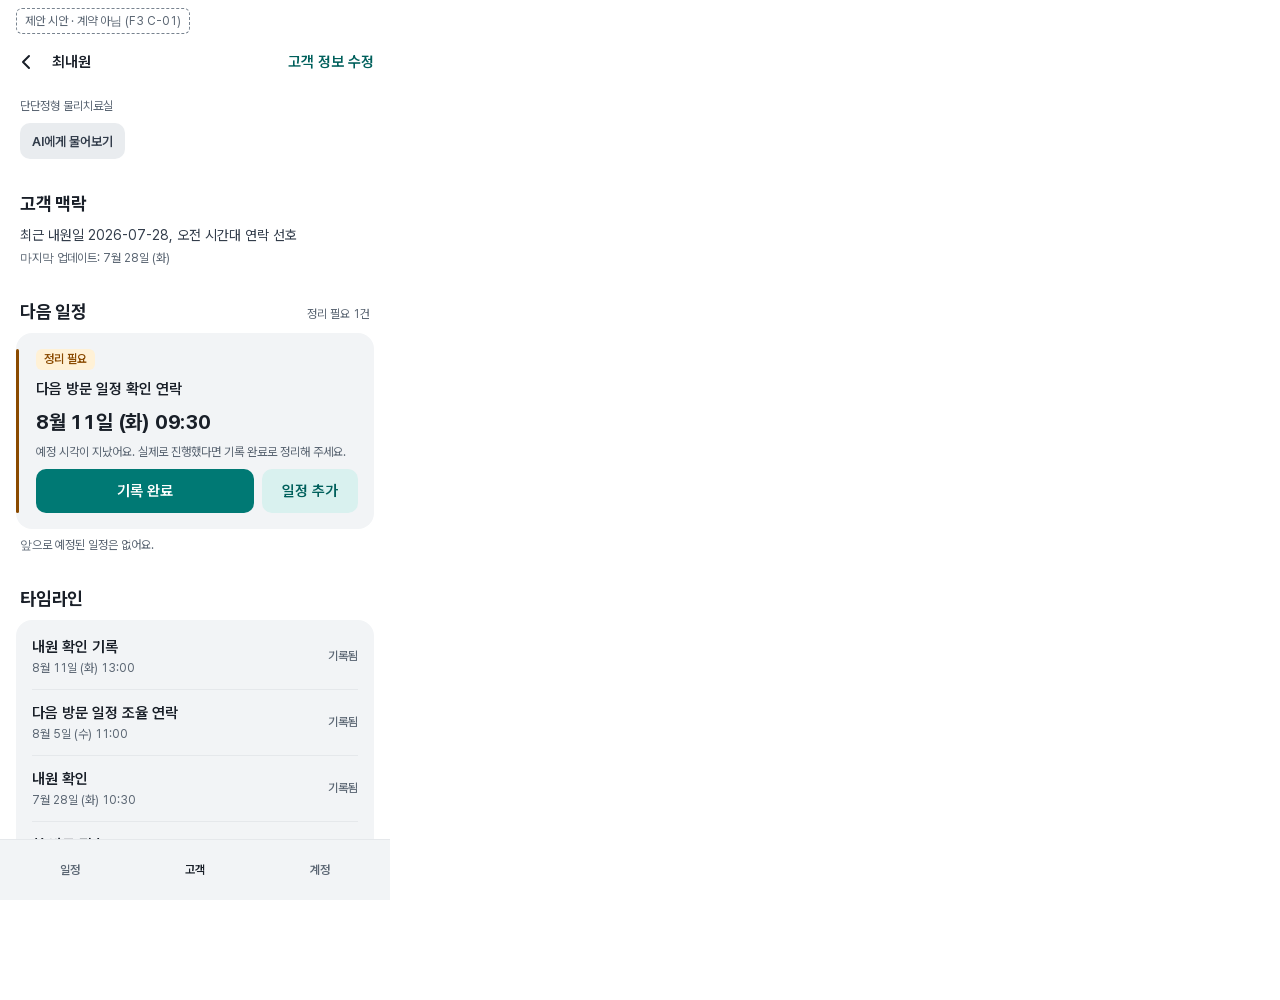
<file: legacy-review-pending/90-meta-handoff/design-engineering/2026-11-f3-integrated-ux-review/mockups/carelog/C-01/after.html>
<!doctype html>
<html lang="ko"><head><meta charset="utf-8"><meta name="viewport" content="width=390, initial-scale=1">
<title>C-01 고객 상세</title>
<link rel="stylesheet" href="../../_shared/tokens.css"><link rel="stylesheet" href="../../_shared/ds.css"><link rel="stylesheet" href="../../_shared/f3.css">
</head>
<body class="ds carelog-app" data-product="carelog-b" data-mode="light" data-density="compact">
<div class="phone">
  <p class="proposal-note">제안 시안 · 계약 아님 (F3 C-01)</p>
  <header class="appbar"><button class="iconbtn" aria-label="뒤로"><svg width="24" height="24" viewBox="0 0 24 24" fill="none" stroke="currentColor" stroke-width="2" stroke-linecap="round" stroke-linejoin="round"><path d="M15 6l-6 6 6 6"/></svg></button><span class="appbar-title">최내원</span><button class="btn btn--text">고객 정보 수정</button></header>
  <main class="page">
    <div class="page-header">
      <p class="t-meta">단단정형 물리치료실</p>
      <button class="btn btn--neutral btn--small" style="align-self:flex-start">AI에게 물어보기</button>
    </div>
    <section class="section">
      <div class="section-head"><h2 class="t-section-title">고객 맥락</h2></div>
      <div class="stack-4" style="padding:0 var(--space-4)">
        <p class="t-body">최근 내원일 2026-07-28, 오전 시간대 연락 선호</p>
        <p class="t-meta">마지막 업데이트: 7월 28일 (화)</p>
      </div>
    </section>
    <section class="section">
      <div class="section-head"><h2 class="t-section-title">다음 일정</h2><span class="t-meta">정리 필요 1건</span></div>
      <div class="card railed key-block" style="--rail-color:var(--color-status-warning-fg)">
        <span class="status warning" style="align-self:flex-start">정리 필요</span>
        <p class="t-content-title">다음 방문 일정 확인 연락</p>
        <p class="t-key-value">8월 11일 (화) 09:30</p>
        <p class="t-meta">예정 시각이 지났어요. 실제로 진행했다면 기록 완료로 정리해 주세요.</p>
        <div class="row-actions" style="gap:var(--space-8)">
          <button class="btn btn--strong btn--grow">기록 완료</button>
          <button class="btn btn--subtle">일정 추가</button>
        </div>
      </div>
      <p class="t-meta" style="padding:0 var(--space-4)">앞으로 예정된 일정은 없어요.</p>
    </section>
    <section class="section">
      <div class="section-head"><h2 class="t-section-title">타임라인</h2></div>
      <div class="card flush">
        <div class="list-row"><div class="grow"><p class="t-content-title">내원 확인 기록</p><p class="t-meta">8월 11일 (화) 13:00</p></div><span class="status plain end">기록됨</span></div>
        <div class="list-row"><div class="grow"><p class="t-content-title">다음 방문 일정 조율 연락</p><p class="t-meta">8월 5일 (수) 11:00</p></div><span class="status plain end">기록됨</span></div>
        <div class="list-row"><div class="grow"><p class="t-content-title">내원 확인</p><p class="t-meta">7월 28일 (화) 10:30</p></div><span class="status plain end">기록됨</span></div>
        <div class="list-row"><div class="grow"><p class="t-content-title">첫 방문 접수</p><p class="t-meta">7월 10일 (금) 09:30</p></div><span class="status plain end">기록됨</span></div>
      </div>
    </section>
  </main>
  <nav class="tabbar cols-3">
    <a class="tab">일정</a>
    <a class="tab on">고객</a>
    <a class="tab">계정</a>
  </nav>
</div>
</body></html>
</file>
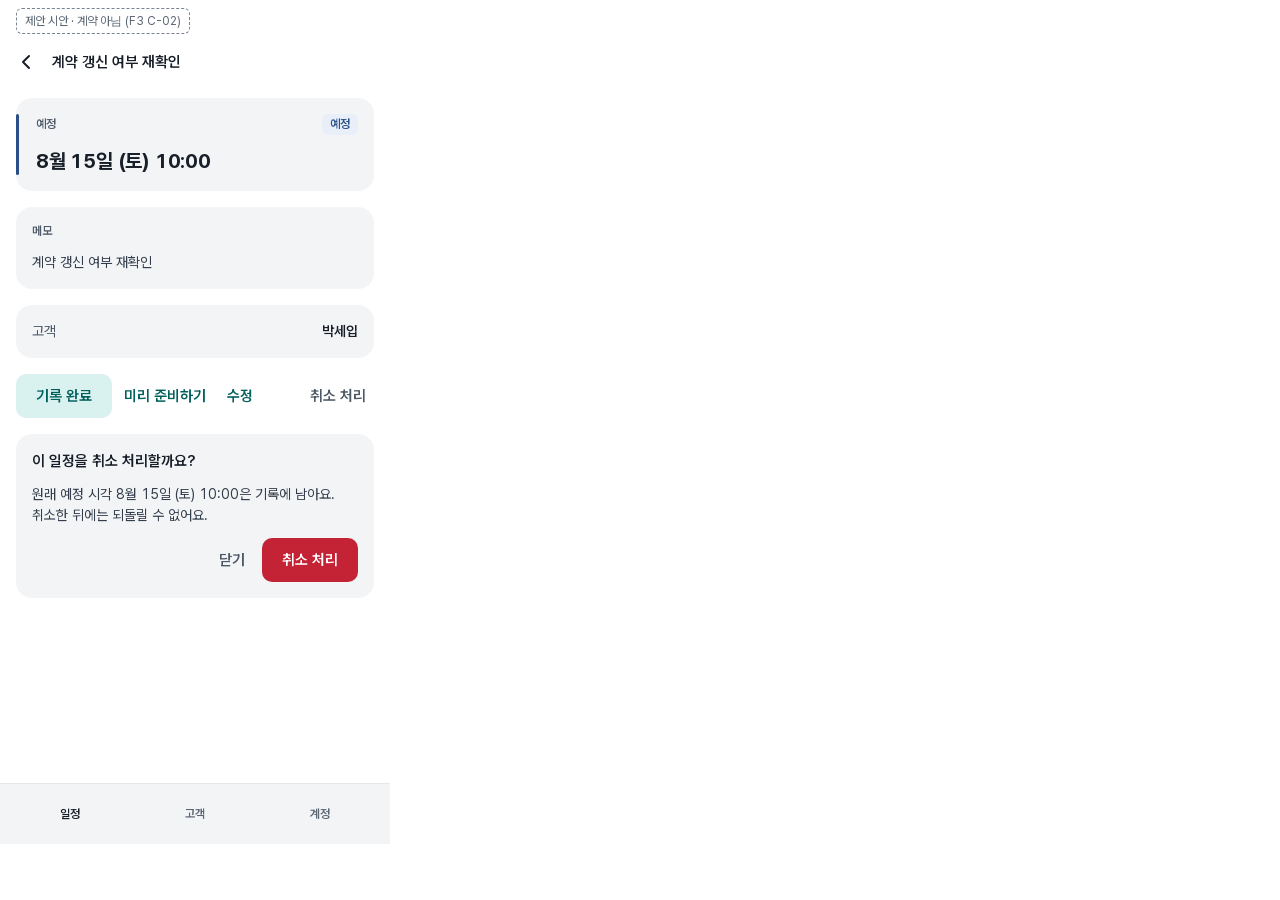
<file: legacy-review-pending/90-meta-handoff/design-engineering/2026-11-f3-integrated-ux-review/mockups/carelog/C-02/after.html>
<!doctype html>
<html lang="ko"><head><meta charset="utf-8"><meta name="viewport" content="width=390, initial-scale=1">
<title>C-02 일정 상세</title>
<link rel="stylesheet" href="../../_shared/tokens.css"><link rel="stylesheet" href="../../_shared/ds.css"><link rel="stylesheet" href="../../_shared/f3.css">
</head>
<body class="ds carelog-app" data-product="carelog-b" data-mode="light" data-density="compact">
<div class="phone">
  <p class="proposal-note">제안 시안 · 계약 아님 (F3 C-02)</p>
  <header class="appbar"><button class="iconbtn" aria-label="뒤로"><svg width="24" height="24" viewBox="0 0 24 24" fill="none" stroke="currentColor" stroke-width="2" stroke-linecap="round" stroke-linejoin="round"><path d="M15 6l-6 6 6 6"/></svg></button><span class="appbar-title">계약 갱신 여부 재확인</span></header>
  <main class="page tight">
    <div class="card railed tight" style="--rail-color:var(--color-status-info-fg)">
      <div class="between"><span class="t-label">예정</span><span class="status info">예정</span></div>
      <p class="t-key-value">8월 15일 (토) 10:00</p>
    </div>
    <div class="card tight">
      <span class="t-label">메모</span>
      <p class="t-body">계약 갱신 여부 재확인</p>
    </div>
    <div class="card"><div class="kv"><div class="kv-row"><span class="k">고객</span><span class="v brand-text">박세입</span></div></div></div>
    <div class="row-actions">
      <button class="btn btn--subtle btn--nowrap">기록 완료</button>
      <button class="btn btn--text btn--nowrap">미리 준비하기</button>
      <button class="btn btn--text btn--nowrap">수정</button>
      <span class="spacer"></span>
      <button class="btn btn--text-neutral btn--nowrap">취소 처리</button>
    </div>
    <div class="card tight" role="group" aria-label="취소 처리 확인">
      <p class="t-content-title">이 일정을 취소 처리할까요?</p>
      <p class="t-body">원래 예정 시각 8월 15일 (토) 10:00은 기록에 남아요. 취소한 뒤에는 되돌릴 수 없어요.</p>
      <div class="align-end">
        <button class="btn btn--text-neutral">닫기</button>
        <button class="btn btn--danger-strong">취소 처리</button>
      </div>
    </div>
  </main>
  <nav class="tabbar cols-3">
    <a class="tab on">일정</a>
    <a class="tab">고객</a>
    <a class="tab">계정</a>
  </nav>
</div>
</body></html>
</file>
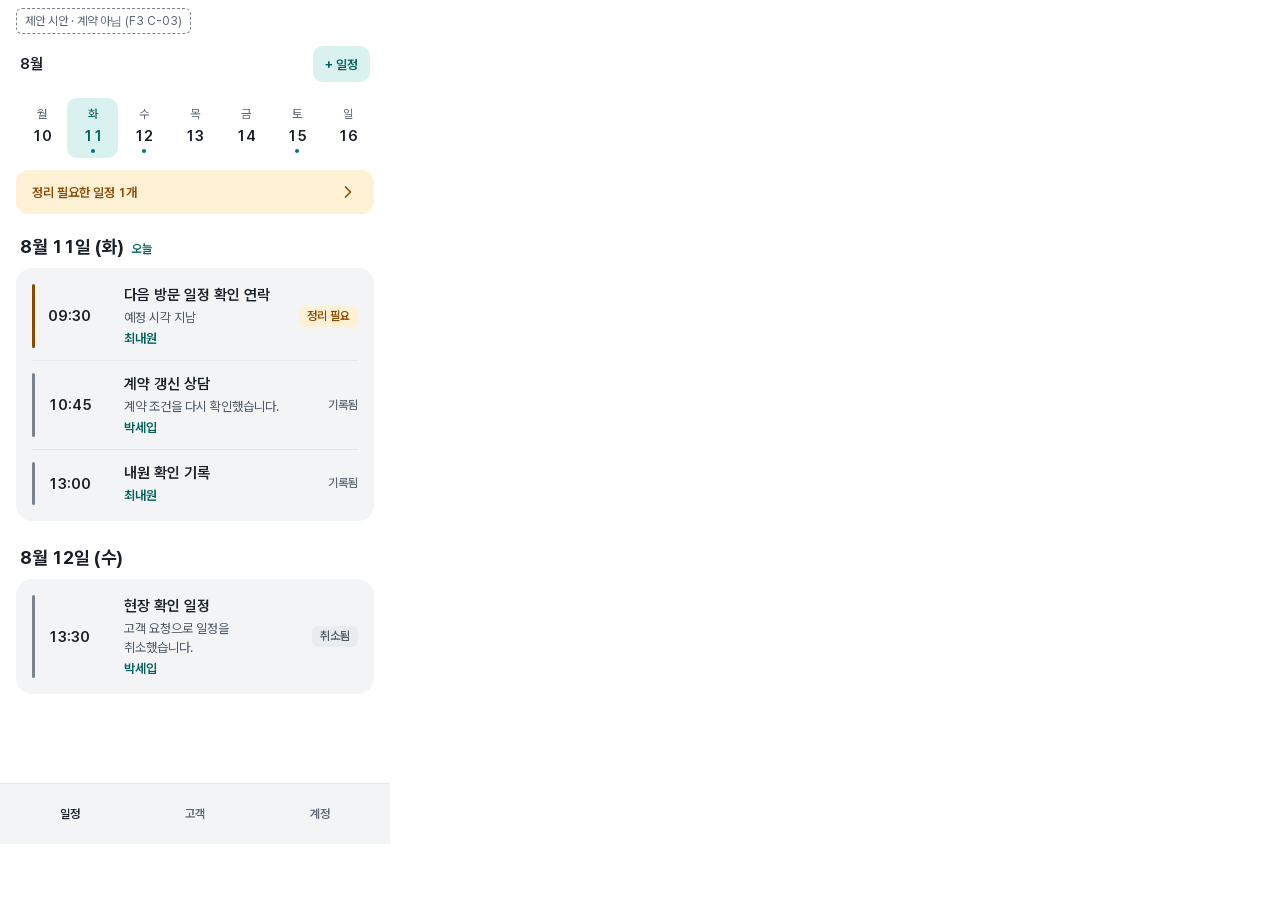
<file: legacy-review-pending/90-meta-handoff/design-engineering/2026-11-f3-integrated-ux-review/mockups/carelog/C-03/after.html>
<!doctype html>
<html lang="ko"><head><meta charset="utf-8"><meta name="viewport" content="width=390, initial-scale=1">
<title>C-03 일정 화면</title>
<link rel="stylesheet" href="../../_shared/tokens.css"><link rel="stylesheet" href="../../_shared/ds.css"><link rel="stylesheet" href="../../_shared/f3.css">
</head>
<body class="ds carelog-app" data-product="carelog-b" data-mode="light" data-density="compact">
<div class="phone">
  <p class="proposal-note">제안 시안 · 계약 아님 (F3 C-03)</p>
  <div class="sticky-head">
    <div class="top"><h1 class="t-content-title">8월</h1><button class="btn btn--subtle btn--small">+ 일정</button></div>
    <div class="week">
      <div class="day"><span class="t-meta">월</span><span class="t-content-title">10</span><i class="dot"></i></div>
      <div class="day sel"><span class="t-meta">화</span><span class="t-content-title">11</span><i class="dot on"></i></div>
      <div class="day"><span class="t-meta">수</span><span class="t-content-title">12</span><i class="dot on"></i></div>
      <div class="day"><span class="t-meta">목</span><span class="t-content-title">13</span><i class="dot"></i></div>
      <div class="day"><span class="t-meta">금</span><span class="t-content-title">14</span><i class="dot"></i></div>
      <div class="day"><span class="t-meta">토</span><span class="t-content-title">15</span><i class="dot on"></i></div>
      <div class="day"><span class="t-meta">일</span><span class="t-content-title">16</span><i class="dot"></i></div>
    </div>
    <a class="notice-bar"><span>정리 필요한 일정 1개</span><svg width="20" height="20" viewBox="0 0 24 24" fill="none" stroke="currentColor" stroke-width="2" stroke-linecap="round" stroke-linejoin="round"><path d="M9 6l6 6-6 6"/></svg></a>
  </div>
  <main class="body-flow">
    <section class="section">
      <div class="date-head"><h2 class="t-section-title">8월 11일 (화)</h2><span class="t-meta brand-text">오늘</span></div>
      <div class="card flush">
        <div class="list-row rail" style="--rail-color:var(--color-status-warning-fg)" ><span class="t-content-title time-col">09:30</span><div class="grow"><p class="t-content-title">다음 방문 일정 확인 연락</p><p class="t-supporting">예정 시각 지남</p><p class="cust">최내원</p></div><span class="status warning end">정리 필요</span></div>
        <div class="list-row rail" style="--rail-color:var(--color-line-control)" ><span class="t-content-title time-col">10:45</span><div class="grow"><p class="t-content-title">계약 갱신 상담</p><p class="t-supporting">계약 조건을 다시 확인했습니다.</p><p class="cust">박세입</p></div><span class="status plain end">기록됨</span></div>
        <div class="list-row rail" style="--rail-color:var(--color-line-control)" ><span class="t-content-title time-col">13:00</span><div class="grow"><p class="t-content-title">내원 확인 기록</p><p class="cust">최내원</p></div><span class="status plain end">기록됨</span></div>
      </div>
    </section>
    <section class="section">
      <div class="date-head"><h2 class="t-section-title">8월 12일 (수)</h2></div>
      <div class="card flush">
        <div class="list-row rail" style="--rail-color:var(--color-line-control)" ><span class="t-content-title time-col">13:30</span><div class="grow"><p class="t-content-title">현장 확인 일정</p><p class="t-supporting">고객 요청으로 일정을 취소했습니다.</p><p class="cust">박세입</p></div><span class="status end">취소됨</span></div>
      </div>
    </section>
  </main>
  <nav class="tabbar cols-3">
    <a class="tab on">일정</a>
    <a class="tab">고객</a>
    <a class="tab">계정</a>
  </nav>
</div>
</body></html>
</file>
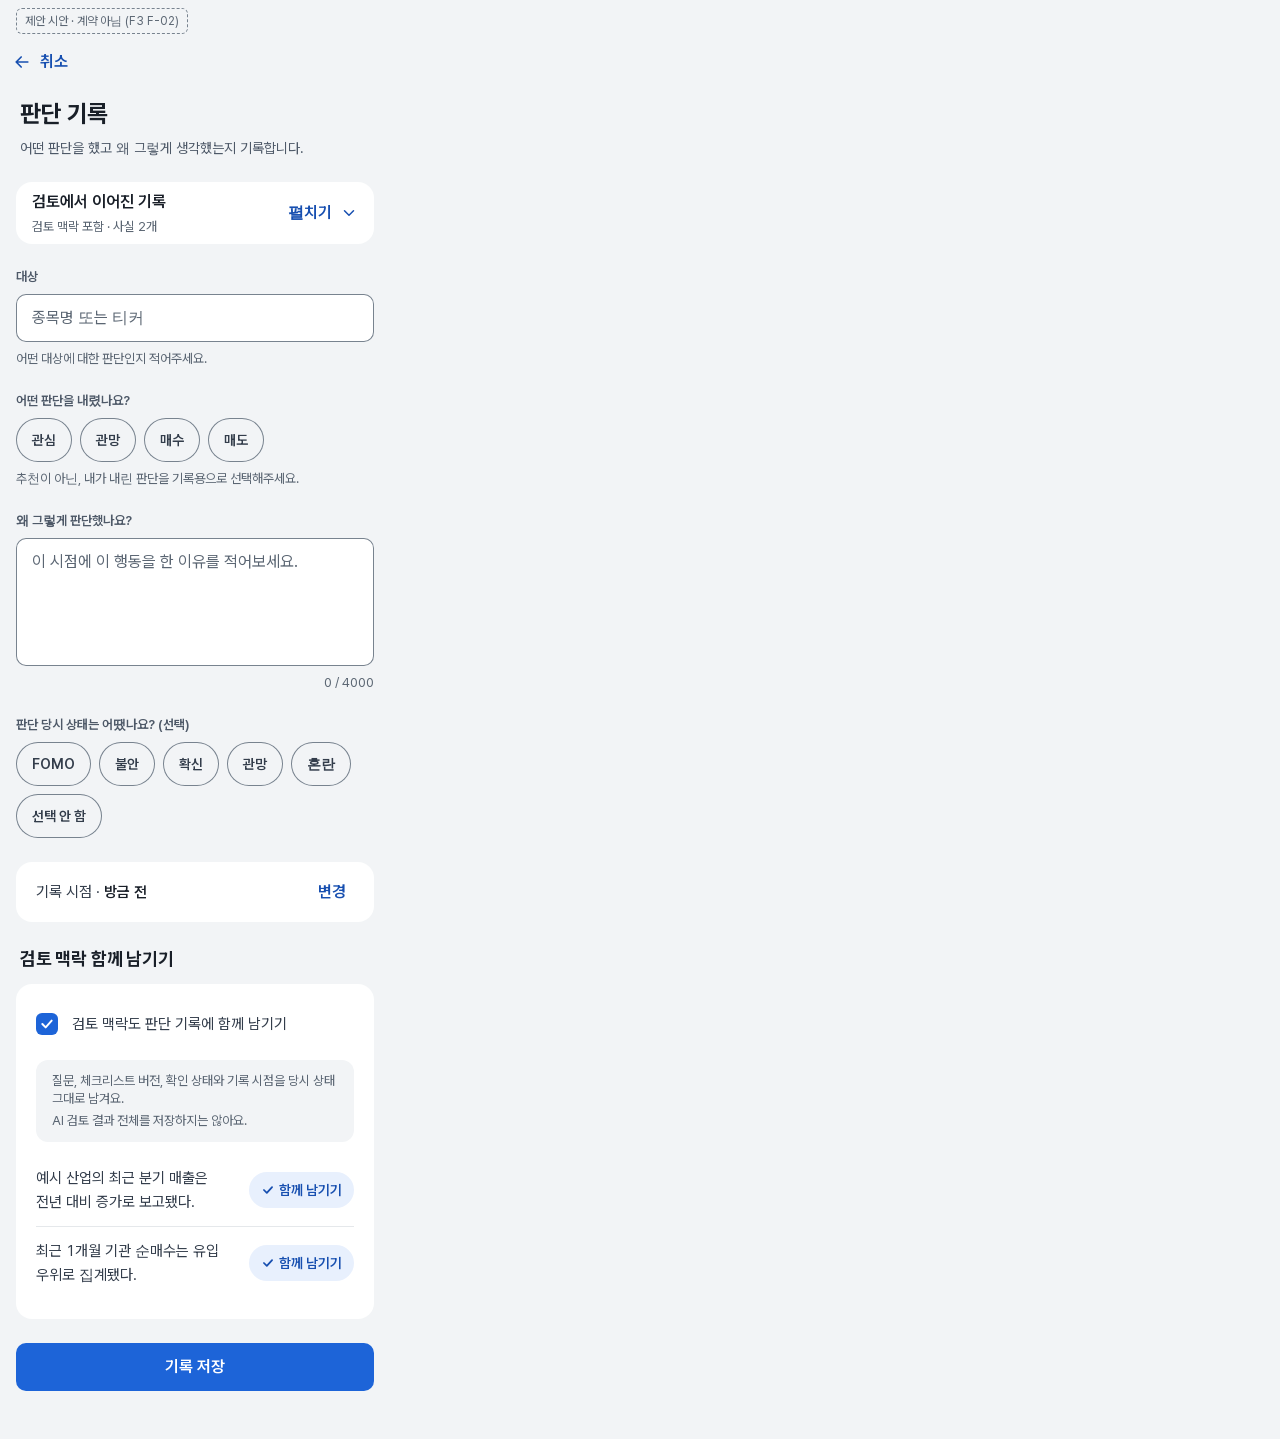
<file: legacy-review-pending/90-meta-handoff/design-engineering/2026-11-f3-integrated-ux-review/mockups/finance/F-02/after-2.html>
<!doctype html>
<html lang="ko"><head><meta charset="utf-8"><meta name="viewport" content="width=390, initial-scale=1">
<title>F-02 판단 기록 작성</title>
<link rel="stylesheet" href="../../_shared/tokens.css"><link rel="stylesheet" href="../../_shared/ds.css"><link rel="stylesheet" href="../../_shared/f3.css">
</head>
<body class="ds" data-product="finance" data-mode="light" data-density="comfortable">
<div class="phone">
  <p class="proposal-note">제안 시안 · 계약 아님 (F3 F-02)</p>
  <header class="appbar"><button class="btn btn--text"><svg width="20" height="20" viewBox="0 0 24 24" fill="none" stroke="currentColor" stroke-width="2" stroke-linecap="round" stroke-linejoin="round"><path d="M19 12H5M11 6l-6 6 6 6"/></svg>취소</button></header>
  <main class="page form-page">
    <div class="page-header">
      <h1 class="t-page-title">판단 기록</h1>
      <p class="t-supporting">어떤 판단을 했고 왜 그렇게 생각했는지 기록합니다.</p>
    </div>
    <div class="collapse-row">
      <div class="stack-4"><p class="t-content-title">검토에서 이어진 기록</p><p class="t-meta">검토 맥락 포함 · 사실 2개</p></div>
      <button class="btn btn--text">펼치기<svg width="18" height="18" viewBox="0 0 24 24" fill="none" stroke="currentColor" stroke-width="2" stroke-linecap="round" stroke-linejoin="round"><path d="M6 9l6 6 6-6"/></svg></button>
    </div>
    <div class="field"><span class="t-label">대상</span><div class="input ph">종목명 또는 티커</div><p class="t-meta">어떤 대상에 대한 판단인지 적어주세요.</p></div>
    <div class="field"><span class="t-label">어떤 판단을 내렸나요?</span>
      <div class="pills"><button class="pill">관심</button><button class="pill">관망</button><button class="pill">매수</button><button class="pill">매도</button></div>
      <p class="t-meta">추천이 아닌, 내가 내린 판단을 기록용으로 선택해주세요.</p></div>
    <div class="field"><span class="t-label">왜 그렇게 판단했나요?</span><div class="input area ph" style="min-height:128px">이 시점에 이 행동을 한 이유를 적어보세요.</div><p class="t-meta meta-end">0 / 4000</p></div>
    <div class="field"><span class="t-label">판단 당시 상태는 어땠나요? (선택)</span>
      <div class="pills"><button class="pill">FOMO</button><button class="pill">불안</button><button class="pill">확신</button><button class="pill">관망</button><button class="pill">혼란</button><button class="pill">선택 안 함</button></div></div>
    <div class="card row-card"><p class="t-body">기록 시점 · <span class="t-strong">방금 전</span></p><button class="btn btn--text">변경</button></div>
    <section class="section">
      <div class="section-head"><h2 class="t-section-title">검토 맥락 함께 남기기</h2></div>
      <div class="card tight">
        <button class="checkbox" role="checkbox" aria-checked="true"><span class="box"><svg width="16" height="16" viewBox="0 0 24 24" fill="none" stroke="currentColor" stroke-width="3" stroke-linecap="round" stroke-linejoin="round"><path d="M5 12l5 5 9-10"/></svg></span><span>검토 맥락도 판단 기록에 함께 남기기</span></button>
        <div class="inset"><p class="t-meta">질문, 체크리스트 버전, 확인 상태와 기록 시점을 당시 상태 그대로 남겨요.</p><p class="t-meta">AI 검토 결과 전체를 저장하지는 않아요.</p></div>
        <div>
          <div class="list-row"><p class="grow t-body">예시 산업의 최근 분기 매출은 전년 대비 증가로 보고됐다.</p><button class="select-chip" aria-pressed="true"><svg class="tick" width="14" height="14" viewBox="0 0 24 24" fill="none" stroke="currentColor" stroke-width="3" stroke-linecap="round" stroke-linejoin="round"><path d="M5 12l5 5 9-10"/></svg>함께 남기기</button></div>
          <div class="list-row"><p class="grow t-body">최근 1개월 기관 순매수는 유입 우위로 집계됐다.</p><button class="select-chip" aria-pressed="true"><svg class="tick" width="14" height="14" viewBox="0 0 24 24" fill="none" stroke="currentColor" stroke-width="3" stroke-linecap="round" stroke-linejoin="round"><path d="M5 12l5 5 9-10"/></svg>함께 남기기</button></div>
        </div>
      </div>
    </section>
    <button class="btn btn--strong btn--block">기록 저장</button>
  </main>
</div>
</body></html>
</file>
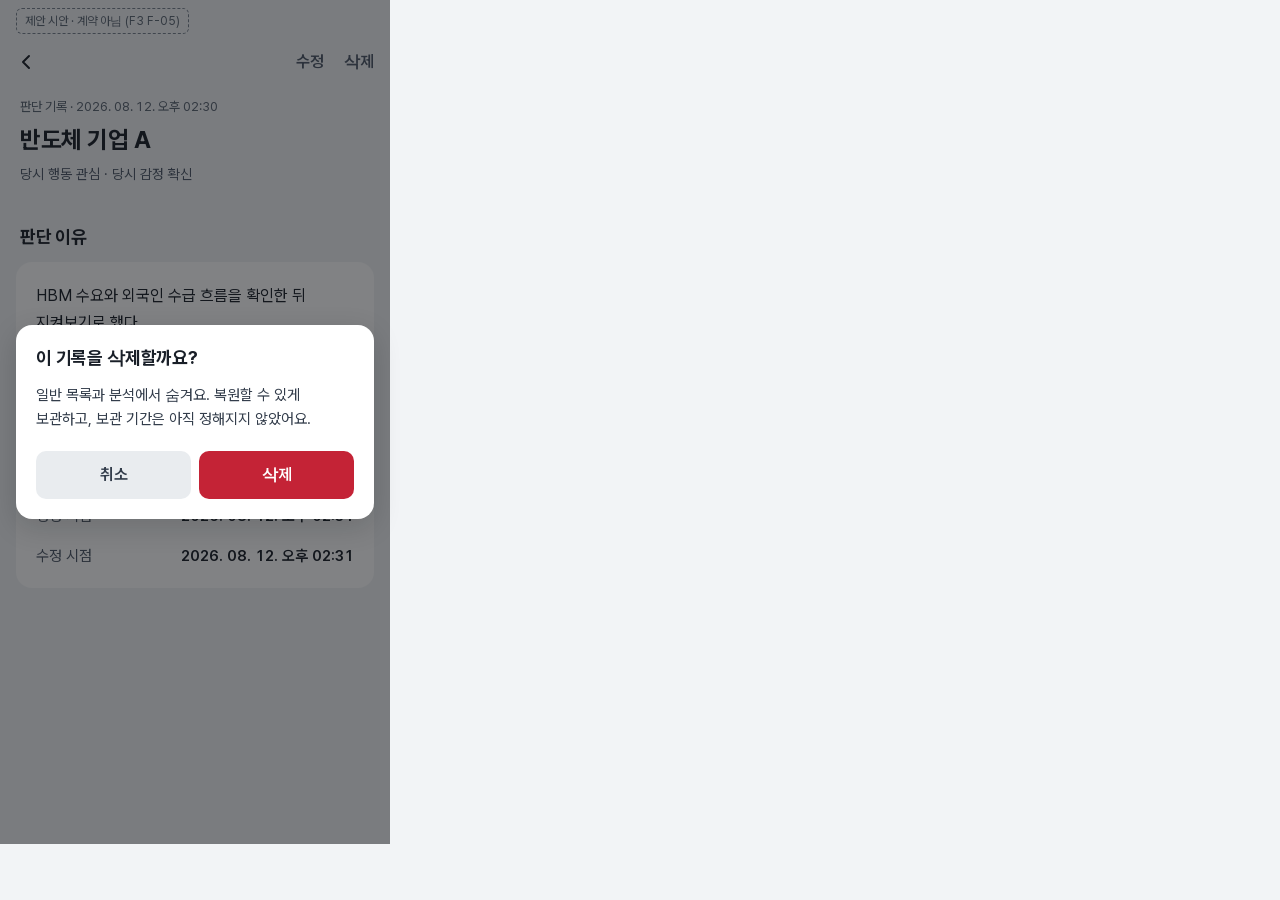
<file: legacy-review-pending/90-meta-handoff/design-engineering/2026-11-f3-integrated-ux-review/mockups/finance/F-05/after-2.html>
<!doctype html>
<html lang="ko"><head><meta charset="utf-8"><meta name="viewport" content="width=390, initial-scale=1">
<title>F-05 삭제 확인</title>
<link rel="stylesheet" href="../../_shared/tokens.css"><link rel="stylesheet" href="../../_shared/ds.css"><link rel="stylesheet" href="../../_shared/f3.css">
</head>
<body class="ds" data-product="finance" data-mode="light" data-density="comfortable">
<div class="phone">
  <p class="proposal-note">제안 시안 · 계약 아님 (F3 F-05)</p>
  <header class="appbar"><button class="iconbtn" aria-label="뒤로"><svg width="24" height="24" viewBox="0 0 24 24" fill="none" stroke="currentColor" stroke-width="2" stroke-linecap="round" stroke-linejoin="round"><path d="M15 6l-6 6 6 6"/></svg></button><span class="spacer"></span><button class="btn btn--text-neutral">수정</button><button class="btn btn--text-neutral">삭제</button></header>
  <main class="page">
    <div class="page-header">
      <p class="t-meta">판단 기록 · 2026. 08. 12. 오후 02:30</p>
      <h1 class="t-page-title">반도체 기업 A</h1>
      <p class="t-supporting">당시 행동 관심 · 당시 감정 확신</p>
    </div>
    <section class="section">
      <div class="section-head"><h2 class="t-section-title">판단 이유</h2></div>
      <div class="card"><p class="t-reading">HBM 수요와 외국인 수급 흐름을 확인한 뒤 지켜보기로 했다.</p></div>
    </section>
    <button class="btn btn--subtle btn--block">AI와 복기하기</button>
    <div class="card"><div class="kv"><div class="kv-row"><span class="k">생성 시점</span><span class="v">2026. 08. 12. 오후 02:31</span></div><div class="kv-row"><span class="k">수정 시점</span><span class="v">2026. 08. 12. 오후 02:31</span></div></div></div>
  </main>
  <div class="scrim"><div class="dialog" role="alertdialog" aria-label="삭제 확인"><h2 class="t-section-title">이 기록을 삭제할까요?</h2><p class="t-body">일반 목록과 분석에서 숨겨요. 복원할 수 있게 보관하고, 보관 기간은 아직 정해지지 않았어요.</p><div class="pair"><button class="btn btn--neutral">취소</button><button class="btn btn--danger-strong">삭제</button></div></div></div>
</div>
</body></html>
</file>
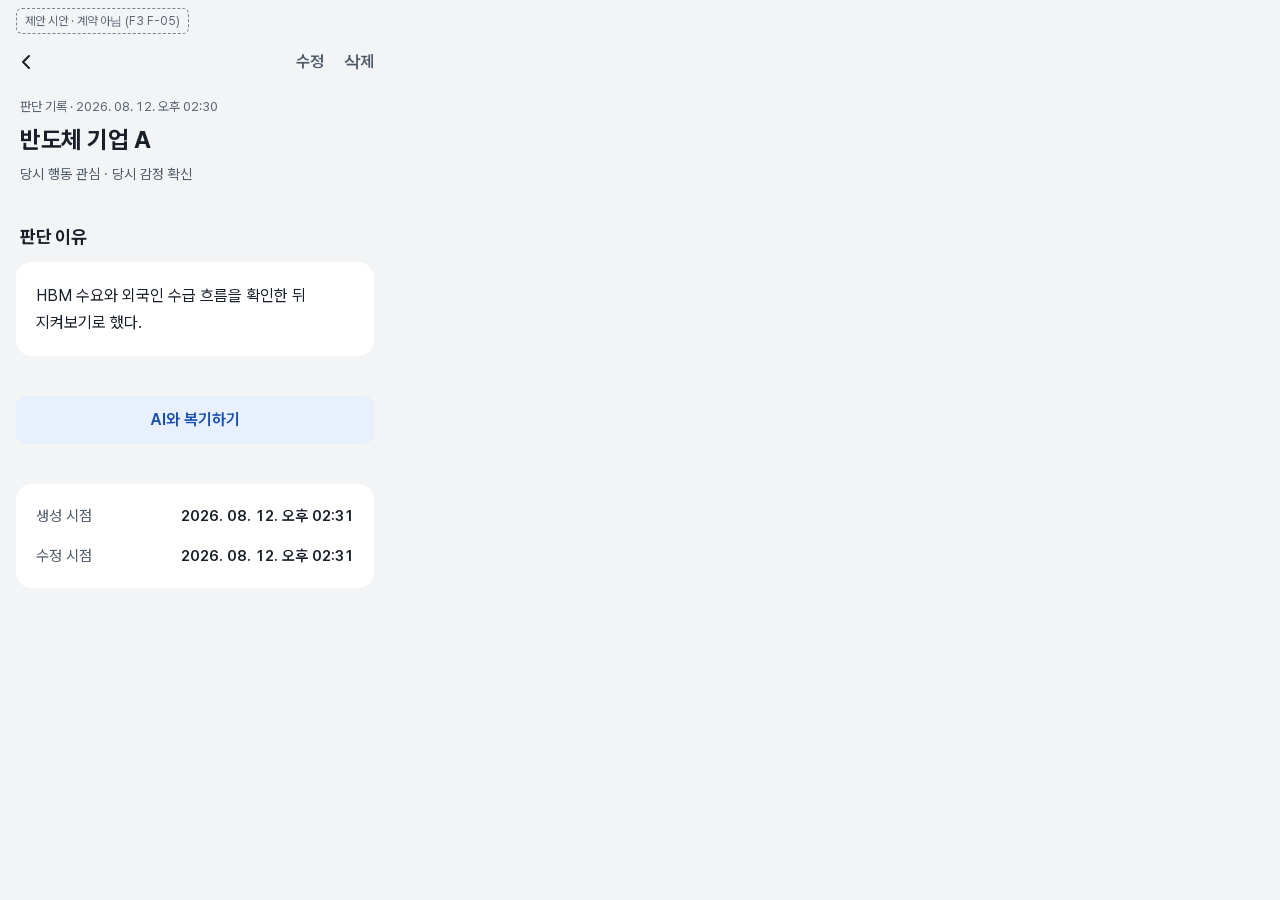
<file: legacy-review-pending/90-meta-handoff/design-engineering/2026-11-f3-integrated-ux-review/mockups/finance/F-05/after.html>
<!doctype html>
<html lang="ko"><head><meta charset="utf-8"><meta name="viewport" content="width=390, initial-scale=1">
<title>F-05 저널 상세</title>
<link rel="stylesheet" href="../../_shared/tokens.css"><link rel="stylesheet" href="../../_shared/ds.css"><link rel="stylesheet" href="../../_shared/f3.css">
</head>
<body class="ds" data-product="finance" data-mode="light" data-density="comfortable">
<div class="phone">
  <p class="proposal-note">제안 시안 · 계약 아님 (F3 F-05)</p>
  <header class="appbar"><button class="iconbtn" aria-label="뒤로"><svg width="24" height="24" viewBox="0 0 24 24" fill="none" stroke="currentColor" stroke-width="2" stroke-linecap="round" stroke-linejoin="round"><path d="M15 6l-6 6 6 6"/></svg></button><span class="spacer"></span><button class="btn btn--text-neutral">수정</button><button class="btn btn--text-neutral">삭제</button></header>
  <main class="page">
    <div class="page-header">
      <p class="t-meta">판단 기록 · 2026. 08. 12. 오후 02:30</p>
      <h1 class="t-page-title">반도체 기업 A</h1>
      <p class="t-supporting">당시 행동 관심 · 당시 감정 확신</p>
    </div>
    <section class="section">
      <div class="section-head"><h2 class="t-section-title">판단 이유</h2></div>
      <div class="card"><p class="t-reading">HBM 수요와 외국인 수급 흐름을 확인한 뒤 지켜보기로 했다.</p></div>
    </section>
    <button class="btn btn--subtle btn--block">AI와 복기하기</button>
    <div class="card"><div class="kv"><div class="kv-row"><span class="k">생성 시점</span><span class="v">2026. 08. 12. 오후 02:31</span></div><div class="kv-row"><span class="k">수정 시점</span><span class="v">2026. 08. 12. 오후 02:31</span></div></div></div>
  </main>
</div>
</body></html>
</file>
<file: legacy-review-pending/90-meta-handoff/design-engineering/2026-11-f3-integrated-ux-review/mockups/_shared/tokens.css>
/* Ranikun Labs vNext-2 · preview mapping of tokens/*.tokens.json (hand-written, NOT generated).
   Values must equal the DTCG files; tokens/README.md has the check. Resolution order:
   foundation -> mode(light|dark) -> product(finance|carelog-a|carelog-b) x mode -> density(comfortable|compact). */
@font-face { font-family: "Pretendard Variable"; src: url("PretendardVariable.subset.woff2") format("woff2"); font-weight: 45 920; }

:root {
  --font-sans: "Pretendard Variable", Pretendard, -apple-system, "Apple SD Gothic Neo", "Noto Sans KR", sans-serif;
  /* spacing (foundation, limited scale) */
  --space-4: 4px; --space-8: 8px; --space-12: 12px; --space-16: 16px; --space-20: 20px;
  --space-24: 24px; --space-32: 32px; --space-40: 40px; --space-48: 48px;
  /* radius (independent of density, D3 candidates) */
  --radius-badge: 6px; --radius-control: 10px; --radius-inset: 12px; --radius-card: 16px; --radius-sheet: 24px; --radius-full: 999px;
  --touch-min: 44px;
  --rail-width: 3px;
}

/* ---------- mode: light (neutral + status, shared by all products) ---------- */
[data-mode="light"] {
  --color-bg-page: #f2f4f6;
  --color-surface-card: #ffffff;
  --color-surface-inset: #f2f4f6;
  --color-surface-control: #e9ecef;
  --color-surface-overlay: #ffffff;
  --color-scrim: rgba(15, 17, 20, 0.52);
  --color-text-strong: #191f28;
  --color-text-body: #333d4b;
  --color-text-secondary: #4e5968;
  --color-text-tertiary: #5b6673;
  --color-text-disabled: #8b95a1;
  --color-line-divider: #e5e8eb;
  --color-line-border: #d1d6db;
  --color-line-control: #78838f;
  --color-status-success-fg: #0a6b3b; --color-status-success-bg: #e5f4ec;
  --color-status-warning-fg: #8a4a00; --color-status-warning-bg: #fff1d6;
  --color-status-danger-fg: #c42336;  --color-status-danger-bg: #fdebed; --color-status-danger-solid: #c42336; --color-status-danger-on-solid: #ffffff;
  --color-status-conflict-fg: #6b3fb4; --color-status-conflict-bg: #f0eafb;
  --color-status-info-fg: #2a4f86;    --color-status-info-bg: #e9eff8;
  --color-status-neutral-fg: #4e5968; --color-status-neutral-bg: #e9ecef;
  --shadow-overlay: 0 8px 28px rgba(15, 17, 20, 0.16);
  color-scheme: light;
}
/* ---------- mode: dark ---------- */
[data-mode="dark"] {
  --color-bg-page: #0f1114;
  --color-surface-card: #1a1d21;
  --color-surface-inset: #22262b;
  --color-surface-control: #2a2f35;
  --color-surface-overlay: #22262b;
  --color-scrim: rgba(0, 0, 0, 0.64);
  --color-text-strong: #f2f4f6;
  --color-text-body: #d1d6db;
  --color-text-secondary: #b4bcc5;
  --color-text-tertiary: #98a2ad;
  --color-text-disabled: #6b7580;
  --color-line-divider: #2a2f35;
  --color-line-border: #3a4048;
  --color-line-control: #7f8995;
  --color-status-success-fg: #5fd08f; --color-status-success-bg: #12301f;
  --color-status-warning-fg: #f0b44c; --color-status-warning-bg: #33260c;
  --color-status-danger-fg: #ff8a95;  --color-status-danger-bg: #3a1519; --color-status-danger-solid: #ff7a87; --color-status-danger-on-solid: #1a0508;
  --color-status-conflict-fg: #b79cf0; --color-status-conflict-bg: #261a40;
  --color-status-info-fg: #8fb2ea;    --color-status-info-bg: #172538;
  --color-status-neutral-fg: #b4bcc5; --color-status-neutral-bg: #2a2f35;
  --shadow-overlay: 0 8px 28px rgba(0, 0, 0, 0.5);
  color-scheme: dark;
}

/* ---------- product brand x mode (4 tokens each; status never refers to these) ---------- */
[data-product="finance"][data-mode="light"]   { --color-brand-strong: #1d64d8; --color-brand-deep: #174fb0; --color-brand-subtle: #e8f0fd; --color-brand-on-strong: #ffffff; }
[data-product="finance"][data-mode="dark"]    { --color-brand-strong: #4f95ff; --color-brand-deep: #9cc2ff; --color-brand-subtle: #172a4d; --color-brand-on-strong: #0b1220; }
[data-product="carelog-a"][data-mode="light"] { --color-brand-strong: #1c719a; --color-brand-deep: #005d84; --color-brand-subtle: #dceefa; --color-brand-on-strong: #ffffff; }
[data-product="carelog-a"][data-mode="dark"]  { --color-brand-strong: #4fa8d6; --color-brand-deep: #a6d3ee; --color-brand-subtle: #13283a; --color-brand-on-strong: #0b1220; }
[data-product="carelog-b"][data-mode="light"] { --color-brand-strong: #007974; --color-brand-deep: #00605c; --color-brand-subtle: #d9f1ef; --color-brand-on-strong: #ffffff; }
[data-product="carelog-b"][data-mode="dark"]  { --color-brand-strong: #3cb7ab; --color-brand-deep: #8fe0d6; --color-brand-subtle: #0f2e2c; --color-brand-on-strong: #0b1220; }
[data-product] { --color-focus: var(--color-brand-strong); }

/* ---------- density (information amount & spacing; NOT responsive, NOT radius) ---------- */
[data-density="comfortable"] {
  --type-page-title-weight: 700; --type-page-title-tracking: -0.48px; --type-section-title-weight: 700; --type-section-title-tracking: -0.18px; --type-content-title-weight: 600; --type-content-title-tracking: 0px; --type-key-value-weight: 700; --type-key-value-tracking: -0.22px; --type-body-weight: 400; --type-body-tracking: 0px; --type-reading-weight: 400; --type-reading-tracking: 0px; --type-supporting-weight: 400; --type-supporting-tracking: 0px; --type-meta-weight: 400; --type-meta-tracking: 0px; --type-label-weight: 600; --type-label-tracking: 0px;
  --type-page-title-size: 24px; --type-page-title-line: 32px;
  --type-section-title-size: 18px; --type-section-title-line: 26px;
  --type-content-title-size: 16px; --type-content-title-line: 24px;
  --type-key-value-size: 22px; --type-key-value-line: 30px;
  --type-body-size: 15px; --type-body-line: 24px;
  --type-reading-size: 16px; --type-reading-line: 27px;
  --type-supporting-size: 14px; --type-supporting-line: 20px;
  --type-meta-size: 13px; --type-meta-line: 18px;
  --type-label-size: 13px; --type-label-line: 18px;
  --layout-page-gutter: 16px; --layout-section-gap: 40px; --layout-title-gap: 12px;
  --layout-card-padding: 20px; --layout-group-gap: 20px; --layout-item-gap: 8px;
  --control-height: 48px; --control-height-small: 36px; --list-row-min: 56px;
}
[data-density="compact"] {
  --type-page-title-weight: 700; --type-page-title-tracking: -0.44px; --type-section-title-weight: 700; --type-section-title-tracking: -0.18px; --type-content-title-weight: 600; --type-content-title-tracking: 0px; --type-key-value-weight: 700; --type-key-value-tracking: -0.2px; --type-body-weight: 400; --type-body-tracking: 0px; --type-reading-weight: 400; --type-reading-tracking: 0px; --type-supporting-weight: 400; --type-supporting-tracking: 0px; --type-meta-weight: 400; --type-meta-tracking: 0px; --type-label-weight: 600; --type-label-tracking: 0px;
  --type-page-title-size: 22px; --type-page-title-line: 30px;
  --type-section-title-size: 18px; --type-section-title-line: 26px;
  --type-content-title-size: 15px; --type-content-title-line: 22px;
  --type-key-value-size: 20px; --type-key-value-line: 28px;
  --type-body-size: 14px; --type-body-line: 21px;
  --type-reading-size: 15px; --type-reading-line: 24px;
  --type-supporting-size: 13px; --type-supporting-line: 19px;
  --type-meta-size: 12px; --type-meta-line: 17px;
  --type-label-size: 12px; --type-label-line: 17px;
  --layout-page-gutter: 16px; --layout-section-gap: 32px; --layout-title-gap: 8px;
  --layout-card-padding: 16px; --layout-group-gap: 16px; --layout-item-gap: 8px;
  --control-height: 44px; --control-height-small: 36px; --list-row-min: 52px;
}
</file>
<file: legacy-review-pending/90-meta-handoff/design-engineering/2026-11-f3-integrated-ux-review/mockups/_shared/ds.css>
/* Ranikun Labs vNext-2 · component & pattern styles for preview (candidate C system).
   Rule: every color, font size, gap and radius reads a token from tokens.css. Literal values are allowed
   only from the exception list in docs/04-guidelines.md §5 (1px lines, 2px focus/timeline, icon boxes,
   app bar 56, tab 52/12/16, input 16/24 and textarea 112, preview frame and layout widths 393/852/1360/860/220/360/720,
   env() 0px fallbacks). verification/literal-values.md lists every occurrence. */
.ds, .ds * { box-sizing: border-box; }
.ds { font-family: var(--font-sans); color: var(--color-text-body); background: var(--color-bg-page);
  font-size: var(--type-body-size); line-height: var(--type-body-line); -webkit-font-smoothing: antialiased;
  font-variant-numeric: tabular-nums; word-break: keep-all; overflow-wrap: anywhere; }
.ds h1, .ds h2, .ds h3, .ds p, .ds ul, .ds ol { margin: 0; padding: 0; }
.ds ul { list-style: none; }
/* rc2 (Fable M1 / Sol MAJOR-01): zero-specificity reset so component typography (.btn, .select-chip, .checkbox) wins. */
:where(.ds) :where(button) { font: inherit; }
.ds :focus-visible { outline: 2px solid var(--color-focus); outline-offset: 2px; }
.ds svg { display: block; flex: none; }

/* ---- typography roles (size + weight + color + line height decided together) ---- */
.t-page-title    { font-size: var(--type-page-title-size); line-height: var(--type-page-title-line); font-weight: var(--type-page-title-weight); letter-spacing: var(--type-page-title-tracking); color: var(--color-text-strong); }
.t-section-title { font-size: var(--type-section-title-size); line-height: var(--type-section-title-line); font-weight: var(--type-section-title-weight); letter-spacing: var(--type-section-title-tracking); color: var(--color-text-strong); }
.t-content-title { font-size: var(--type-content-title-size); line-height: var(--type-content-title-line); font-weight: var(--type-content-title-weight); letter-spacing: var(--type-content-title-tracking); color: var(--color-text-strong); }
.t-key-value     { font-size: var(--type-key-value-size); line-height: var(--type-key-value-line); font-weight: var(--type-key-value-weight); letter-spacing: var(--type-key-value-tracking); color: var(--color-text-strong); }
.t-body          { font-size: var(--type-body-size); line-height: var(--type-body-line); font-weight: var(--type-body-weight); letter-spacing: var(--type-body-tracking); color: var(--color-text-body); }
.t-reading       { font-size: var(--type-reading-size); line-height: var(--type-reading-line); font-weight: var(--type-reading-weight); letter-spacing: var(--type-reading-tracking); color: var(--color-text-strong); }
.t-supporting    { font-size: var(--type-supporting-size); line-height: var(--type-supporting-line); font-weight: var(--type-supporting-weight); letter-spacing: var(--type-supporting-tracking); color: var(--color-text-secondary); }
.t-meta          { font-size: var(--type-meta-size); line-height: var(--type-meta-line); font-weight: var(--type-meta-weight); letter-spacing: var(--type-meta-tracking); color: var(--color-text-tertiary); }
.t-label         { font-size: var(--type-label-size); line-height: var(--type-label-line); font-weight: var(--type-label-weight); letter-spacing: var(--type-label-tracking); color: var(--color-text-secondary); }
.t-strong { font-weight: 600; color: var(--color-text-strong); }

/* ---- frames ---- */
.phone { width: 393px; max-width: 100%; min-height: 852px; margin: 0; display: flex; flex-direction: column; background: var(--color-bg-page); position: relative; }
.appbar { display: flex; align-items: center; gap: var(--space-4); min-height: 56px; padding: 0 var(--space-8) 0 var(--space-4); }
.appbar .spacer { flex: 1; }
.appbar .appbar-title { flex: 1; min-width: 0; font-size: var(--type-content-title-size); line-height: var(--type-content-title-line); font-weight: 600; color: var(--color-text-strong); }
.page { flex: 1; padding: var(--space-8) var(--layout-page-gutter) var(--space-48); display: flex; flex-direction: column; gap: var(--layout-section-gap); min-width: 0; }
.page-header { display: flex; flex-direction: column; gap: var(--space-8); padding: 0 var(--space-4); }
.page-header .head-row { display: flex; align-items: flex-start; justify-content: space-between; gap: var(--space-12); }

/* ---- surface / layer ---- */
.section { display: flex; flex-direction: column; gap: var(--layout-title-gap); min-width: 0; }
.section-head { display: flex; align-items: baseline; justify-content: space-between; gap: var(--space-12); padding: 0 var(--space-4); }
.card { background: var(--color-surface-card); border-radius: var(--radius-card); padding: var(--layout-card-padding); display: flex; flex-direction: column; gap: var(--layout-group-gap); min-width: 0; }
.card.tight { gap: var(--space-12); }
.card.flush { padding-top: var(--space-4); padding-bottom: var(--space-4); gap: 0; }
.inset { background: var(--color-surface-inset); border-radius: var(--radius-inset); padding: var(--space-12) var(--space-16); display: flex; flex-direction: column; gap: var(--space-4); }
.divider { height: 1px; background: var(--color-line-divider); border: 0; margin: 0; }
.stack { display: flex; flex-direction: column; gap: var(--layout-item-gap); min-width: 0; }
.stack-4 { display: flex; flex-direction: column; gap: var(--space-4); min-width: 0; }
.stack-12 { display: flex; flex-direction: column; gap: var(--space-12); min-width: 0; }
.inline { display: flex; align-items: baseline; gap: var(--space-8); flex-wrap: wrap; min-width: 0; }
.between { display: flex; align-items: center; justify-content: space-between; gap: var(--space-12); min-width: 0; }

/* ---- label-value ---- */
.kv { display: flex; flex-direction: column; }
.kv-row { display: flex; justify-content: space-between; align-items: baseline; gap: var(--space-16); padding: var(--space-8) 0; }
.kv-row .k { color: var(--color-text-secondary); font-size: var(--type-body-size); line-height: var(--type-body-line); flex: none; }
.kv-row .v { color: var(--color-text-strong); font-size: var(--type-body-size); line-height: var(--type-body-line); font-weight: 600; text-align: right; min-width: 0; }
.kv-stack .kv-row { flex-direction: column; align-items: stretch; gap: var(--space-4); }
.kv-stack .kv-row .v { text-align: left; font-weight: 400; color: var(--color-text-body); }

/* ---- list ---- */
.list-row { display: flex; align-items: center; gap: var(--space-12); min-height: var(--list-row-min); padding: var(--space-12) 0; color: inherit; text-decoration: none; position: relative; }
.list-row + .list-row { border-top: 1px solid var(--color-line-divider); }
.list-row .grow { flex: 1; min-width: 0; display: flex; flex-direction: column; gap: 2px; }
.list-row .chev { color: var(--color-text-tertiary); }
.list-row.rail { padding-left: var(--space-16); }
.list-row.rail::before { content: ""; position: absolute; left: 0; top: var(--space-12); bottom: var(--space-12); width: var(--rail-width); border-radius: 2px; background: var(--rail-color, var(--color-line-control)); }
.nav-row { display: flex; align-items: center; justify-content: space-between; gap: var(--space-12); min-height: var(--list-row-min); padding: 0 var(--space-4); color: var(--color-text-strong); }

/* ---- status label (text first; color only supports) ---- */
.status { display: inline-flex; align-items: center; gap: var(--space-4); font-size: var(--type-meta-size); line-height: var(--type-meta-line); font-weight: 600; padding: 2px var(--space-8); border-radius: var(--radius-badge); white-space: nowrap; background: var(--color-status-neutral-bg); color: var(--color-status-neutral-fg); }
.status.success { background: var(--color-status-success-bg); color: var(--color-status-success-fg); }
.status.warning { background: var(--color-status-warning-bg); color: var(--color-status-warning-fg); }
.status.danger  { background: var(--color-status-danger-bg);  color: var(--color-status-danger-fg); }
.status.info    { background: var(--color-status-info-bg);    color: var(--color-status-info-fg); }
.status.conflict{ background: var(--color-status-conflict-bg);color: var(--color-status-conflict-fg); }
.status.plain { background: transparent; padding: 0; color: var(--color-text-tertiary); font-weight: 500; }
.rail-planned { --rail-color: var(--color-status-info-fg); }
.rail-overdue { --rail-color: var(--color-status-warning-fg); }
.rail-done    { --rail-color: var(--color-line-control); }

/* ---- actions: meaning (primary/secondary/destructive) is separate from emphasis (strong/subtle/neutral/text) ---- */
.btn { appearance: none; border: 0; cursor: pointer; display: inline-flex; align-items: center; justify-content: center; gap: var(--space-8);
  min-height: var(--control-height); padding: 0 var(--space-20); border-radius: var(--radius-control);
  font-size: var(--type-content-title-size); line-height: var(--type-content-title-line); font-weight: var(--type-content-title-weight); text-align: center; max-width: 100%; text-decoration: none; }
.btn--strong  { background: var(--color-brand-strong); color: var(--color-brand-on-strong); }
.btn--subtle  { background: var(--color-brand-subtle); color: var(--color-brand-deep); }
.btn--neutral { background: var(--color-surface-control); color: var(--color-text-body); }
.btn--text    { background: transparent; color: var(--color-brand-deep); padding: 0 var(--space-8); min-height: var(--touch-min); }
.btn--text-neutral { background: transparent; color: var(--color-text-secondary); padding: 0 var(--space-8); min-height: var(--touch-min); }
.btn--danger-strong { background: var(--color-status-danger-solid); color: var(--color-status-danger-on-solid); }
.btn--danger-text { background: transparent; color: var(--color-status-danger-fg); padding: 0 var(--space-8); min-height: var(--touch-min); }
.btn--small { min-height: var(--control-height-small); padding: 0 var(--space-12); font-size: var(--type-supporting-size); line-height: var(--type-supporting-line); position: relative; }
/* rc2: visual 36 stays; transparent vertical extension makes the hit area 44 (project rule; WCAG 2.5.8 minimum is 24). Horizontal edges are not extended, so side-by-side buttons never overlap. */
.btn--small::after { content: ""; position: absolute; inset: -4px 0; }
.btn--small, .btn--text, .btn--text-neutral, .btn--danger-text, .select-chip { min-width: var(--touch-min); } /* rc2: 44 wide as well as 44 tall */
.btn--block { display: flex; width: 100%; }
.btn[disabled] { background: var(--color-surface-control); color: var(--color-text-disabled); cursor: not-allowed; }
.actions { display: flex; flex-direction: column; gap: var(--space-8); }
.actions .pair { display: grid; grid-template-columns: 1fr 1fr; gap: var(--space-8); }
.footer-action { position: sticky; bottom: 0; padding: var(--space-12) var(--layout-page-gutter) calc(var(--space-12) + env(safe-area-inset-bottom, 0px));
  background: linear-gradient(to top, var(--color-bg-page) 70%, transparent); }

/* ---- timeline (record history: original -> retrospectives) ---- */
.timeline { display: flex; flex-direction: column; }
.tl-item { display: grid; grid-template-columns: 20px minmax(0, 1fr); column-gap: var(--space-12); position: relative; padding-bottom: var(--layout-group-gap); }
.tl-item:last-child { padding-bottom: 0; }
.tl-item::before { content: ""; position: absolute; left: 9px; top: 18px; bottom: -2px; width: 2px; background: var(--color-line-divider); }
.tl-item:last-child::before { display: none; }
.tl-node { width: 10px; height: 10px; border-radius: 50%; margin: 6px 0 0 5px; background: var(--color-surface-card); box-shadow: inset 0 0 0 2px var(--color-line-control); }
.tl-node.now { box-shadow: inset 0 0 0 5px var(--color-brand-strong); }
.tl-body { display: flex; flex-direction: column; gap: var(--space-8); min-width: 0; }

/* ---- bullets & checks ---- */
.qlist { display: flex; flex-direction: column; gap: var(--space-8); }
.qlist li { display: grid; grid-template-columns: 16px minmax(0, 1fr); gap: var(--space-8); }
.qlist li::before { content: ""; width: 5px; height: 5px; border-radius: 50%; background: var(--color-text-tertiary); margin: calc(var(--type-body-line) / 2 - 2px) 0 0 5px; }
.check { display: grid; grid-template-columns: 20px minmax(0, 1fr); gap: var(--space-8); align-items: start; }
.check .mark { width: 20px; height: 20px; border-radius: 50%; display: flex; align-items: center; justify-content: center; margin-top: 2px; }
.check .mark.on { background: var(--color-status-neutral-bg); color: var(--color-text-strong); }
.check .mark.off { box-shadow: inset 0 0 0 1.5px var(--color-line-control); }

/* ---- navigation ---- */
.tabbar { position: sticky; bottom: 0; display: grid; grid-template-columns: 1fr 1fr; background: var(--color-surface-card); border-top: 1px solid var(--color-line-divider); padding: var(--space-4) var(--space-8) calc(var(--space-4) + env(safe-area-inset-bottom, 0px)); }
.tab { display: flex; flex-direction: column; align-items: center; gap: 2px; min-height: 52px; justify-content: center; font-size: 12px; line-height: 16px; font-weight: 600; color: var(--color-text-tertiary); }
.tab.on { color: var(--color-text-strong); }
.iconbtn { appearance: none; border: 0; background: transparent; width: var(--touch-min); height: var(--touch-min); border-radius: var(--radius-control); display: inline-flex; align-items: center; justify-content: center; color: var(--color-text-strong); cursor: pointer; }

/* ---- field ---- */
.field { display: flex; flex-direction: column; gap: var(--space-8); }
.input { min-height: var(--control-height); border-radius: var(--radius-control); background: var(--color-surface-card); box-shadow: inset 0 0 0 1px var(--color-line-control); padding: var(--space-12) var(--space-16); color: var(--color-text-strong); font-size: 16px; line-height: 24px; }
.input.area { min-height: 112px; }

/* ---- desktop frame ---- */
.desktop { width: 1360px; min-height: 860px; display: grid; grid-template-columns: 220px minmax(0, 1fr); background: var(--color-bg-page); }
.sidenav { padding: var(--space-24) var(--space-12); display: flex; flex-direction: column; gap: var(--space-4); }
.sidenav .brandmark { font-size: var(--type-content-title-size); font-weight: 700; color: var(--color-text-strong); padding: var(--space-8) var(--space-12) var(--space-20); }
.navitem { display: flex; align-items: center; gap: var(--space-12); min-height: var(--touch-min); padding: 0 var(--space-12); border-radius: var(--radius-control); font-weight: 600; color: var(--color-text-secondary); }
.navitem.on { background: var(--color-surface-card); color: var(--color-text-strong); }
.dmain { padding: var(--space-40) var(--space-48); display: flex; flex-direction: column; gap: var(--layout-section-gap); min-width: 0; }
.split { display: grid; grid-template-columns: 360px minmax(0, 1fr); gap: var(--space-24); align-items: start; }
.split.main-aside { grid-template-columns: minmax(0, 1fr) 360px; }
.readable { max-width: 720px; }

/* ---- vNext-2 Delta: three different "check" meanings (Finding 3) ---- */
/* 1) Status display (completed review, read-only): .check .mark.on/.off above. Not focusable, no role. */
/* 2) Checkbox (interactive, review in progress / include context): a real control. */
.checkbox { appearance: none; border: 0; background: transparent; display: grid; grid-template-columns: 24px minmax(0, 1fr); gap: var(--space-12); align-items: start; width: 100%; min-height: var(--touch-min); padding: var(--space-8) 0; text-align: left; cursor: pointer; color: var(--color-text-body); font-size: var(--type-body-size); line-height: var(--type-body-line); }
.checkbox .box { width: 22px; height: 22px; margin-top: 1px; border-radius: var(--radius-badge); box-shadow: inset 0 0 0 1.5px var(--color-line-control); display: flex; align-items: center; justify-content: center; color: transparent; }
.checkbox[aria-checked="true"] .box { background: var(--color-brand-strong); box-shadow: none; color: var(--color-brand-on-strong); }
/* 3) Select chip (choose what to include in the record): toggle button, label never changes ("함께 남기기").
      State = aria-pressed + check icon + subtle face. Label text is fixed so it never reads as "saved". */
.select-chip { appearance: none; border: 0; cursor: pointer; display: inline-flex; align-items: center; gap: var(--space-4); min-height: var(--control-height-small); padding: 0 var(--space-12); border-radius: var(--radius-full);
  font-size: var(--type-supporting-size); line-height: var(--type-supporting-line); font-weight: var(--type-label-weight); background: var(--color-surface-control); color: var(--color-text-body); white-space: nowrap; position: relative; flex-shrink: 0; }
.select-chip::after { content: ""; position: absolute; inset: -4px 0; } /* 36 visual + 4px transparent extension each side = 44 touch */
.select-chip .tick { display: none; }
.select-chip[aria-pressed="true"] { background: var(--color-brand-subtle); color: var(--color-brand-deep); }
.select-chip[aria-pressed="true"] .tick { display: block; }
.select-chip[aria-disabled="true"] { background: var(--color-surface-control); color: var(--color-text-disabled); cursor: not-allowed; }
/* quiet variant for long lists (4+ items): off state drops to text strength, on state keeps the subtle face */
.select-chip--quiet { background: transparent; color: var(--color-text-secondary); padding: 0 var(--space-8); }
.select-chip--quiet[aria-disabled="true"] { background: transparent; }

/* ---- adopted from production feedback ---- */
.chips { display: flex; gap: var(--space-8); flex-wrap: wrap; }
.list-row.sel { background: var(--color-brand-subtle); margin: 0 calc(var(--space-12) * -1); padding-left: var(--space-12); padding-right: var(--space-12); border-radius: var(--radius-inset); }
.sr { position: absolute; width: 1px; height: 1px; overflow: hidden; clip: rect(0 0 0 0); white-space: nowrap; }
/* key block: the one emphasized area of a calm screen (C emphasis inside B composition) */
.key-block { display: flex; flex-direction: column; gap: var(--space-8); }
.kv > .kv-row:first-child { padding-top: 0; } .kv > .kv-row:last-child { padding-bottom: 0; }
/* WCAG 2.4.11: keep focused items clear of the sticky footer (footer = 12 + control 48 + 12 + gradient ≈ 96). Exception listed in docs/04 §5. */
html:has(.footer-action) { scroll-padding-bottom: 96px; }

/* rc2 (Fable 후속 / Sol MINOR-02): review annotations are NOT product UI. Never implement .anno content in FE. */
.anno { display: inline-flex; align-items: center; gap: var(--space-4); font-size: 12px; line-height: 16px; color: var(--color-text-tertiary); border: 1px dashed var(--color-line-control); border-radius: var(--radius-badge); padding: 2px var(--space-8); }
.anno::before { content: "검수 메모"; font-weight: 600; }
</file>
<file: legacy-review-pending/90-meta-handoff/design-engineering/2026-11-f3-integrated-ux-review/mockups/_shared/f3.css>
/* F3 proposal mockups: additions only. Colours via tokens; the one literal block is the Carelog surface override. */
.carelog-app { --color-bg-page:#ffffff; --color-surface-card:#f2f4f6; --color-surface-inset:#e9ecef; }
html, body { margin: 0; }
.phone { width: 390px; min-height: 844px; }
.ds .proposal-note { align-self: flex-start; margin: var(--space-8) var(--space-16) 0; padding: var(--space-4) var(--space-8); font-size: 12px; line-height: 16px; color: var(--color-text-tertiary); border: 1px dashed var(--color-line-control); border-radius: var(--radius-badge); }
.tabbar.cols-3 { grid-template-columns: repeat(3, 1fr); }
.page.tight { gap: var(--space-16); }
.page.form-page { gap: var(--space-24); }
.brand-text { color: var(--color-brand-deep); font-weight: 600; }
.btn--grow { flex: 1; }
.btn--nowrap { white-space: nowrap; }
.row-actions { display: flex; align-items: center; gap: var(--space-4); }
.row-actions .spacer { flex: 1; }
.align-end { display: flex; justify-content: flex-end; gap: var(--space-8); }
/* card with a status rail on the left edge */
.card.railed { position: relative; padding-left: calc(var(--layout-card-padding) + var(--space-4)); }
.card.railed::before { content: ""; position: absolute; left: 0; top: var(--space-16); bottom: var(--space-16); width: var(--rail-width); border-radius: 2px; background: var(--rail-color); }
.list-row .end { flex: none; }
.list-row .cust { color: var(--color-brand-deep); font-weight: 600; font-size: var(--type-supporting-size); line-height: var(--type-supporting-line); }
/* C-03 sticky header block */
.sticky-head { position: sticky; top: 0; z-index: 2; background: var(--color-bg-page); padding: var(--space-8) var(--layout-page-gutter) var(--space-12); display: flex; flex-direction: column; gap: var(--space-12); }
.sticky-head .top { display: flex; align-items: center; justify-content: space-between; min-height: var(--touch-min); padding: 0 var(--space-4); }
.week { display: grid; grid-template-columns: repeat(7, 1fr); }
.day { display: flex; flex-direction: column; align-items: center; gap: 2px; min-height: 60px; padding: var(--space-8) 0 var(--space-4); border-radius: var(--radius-control); }
.day .dot { width: var(--space-4); height: var(--space-4); border-radius: var(--radius-full); background: transparent; }
.day .dot.on { background: var(--color-brand-strong); }
.day.sel { background: var(--color-brand-subtle); color: var(--color-brand-deep); }
.day.sel .t-meta, .day.sel .t-content-title { color: var(--color-brand-deep); }
.notice-bar { display: flex; align-items: center; justify-content: space-between; min-height: var(--touch-min); padding: 0 var(--space-16); border-radius: var(--radius-inset); background: var(--color-status-warning-bg); color: var(--color-status-warning-fg); font-size: var(--type-supporting-size); line-height: var(--type-supporting-line); font-weight: 600; }
.date-head { display: flex; align-items: baseline; gap: var(--space-8); padding: 0 var(--space-4); }
.body-flow { flex: 1; padding: var(--space-8) var(--layout-page-gutter) var(--space-32); display: flex; flex-direction: column; gap: var(--space-24); }
.time-col { width: 64px; flex: none; }
/* F-02 */
.collapse-row { display: flex; align-items: center; justify-content: space-between; gap: var(--space-8); min-height: 56px; padding: var(--space-8) var(--space-8) var(--space-8) var(--space-16); background: var(--color-surface-card); border-radius: var(--radius-card); }
.pills { display: flex; flex-wrap: wrap; gap: var(--space-8); }
.pill { appearance: none; border: 0; cursor: pointer; min-height: var(--touch-min); padding: 0 var(--space-16); border-radius: var(--radius-full); background: transparent; box-shadow: inset 0 0 0 1px var(--color-line-control); color: var(--color-text-body); font-size: var(--type-supporting-size); line-height: var(--type-supporting-line); font-weight: 600; font-family: inherit; }
.ph { color: var(--color-text-tertiary); }
.meta-end { text-align: right; }
.card.row-card { flex-direction: row; align-items: center; justify-content: space-between; padding-top: var(--space-8); padding-bottom: var(--space-8); }
/* F-05 dialog */
.scrim { position: absolute; inset: 0; z-index: 5; background: var(--color-scrim); display: flex; align-items: center; padding: 0 var(--space-16); }
.dialog { width: 100%; background: var(--color-surface-overlay); border-radius: var(--radius-card); box-shadow: var(--shadow-overlay); padding: var(--space-20); display: flex; flex-direction: column; gap: var(--space-12); }
.dialog .pair { display: grid; grid-template-columns: 1fr 1fr; gap: var(--space-8); margin-top: var(--space-8); }
</file>
